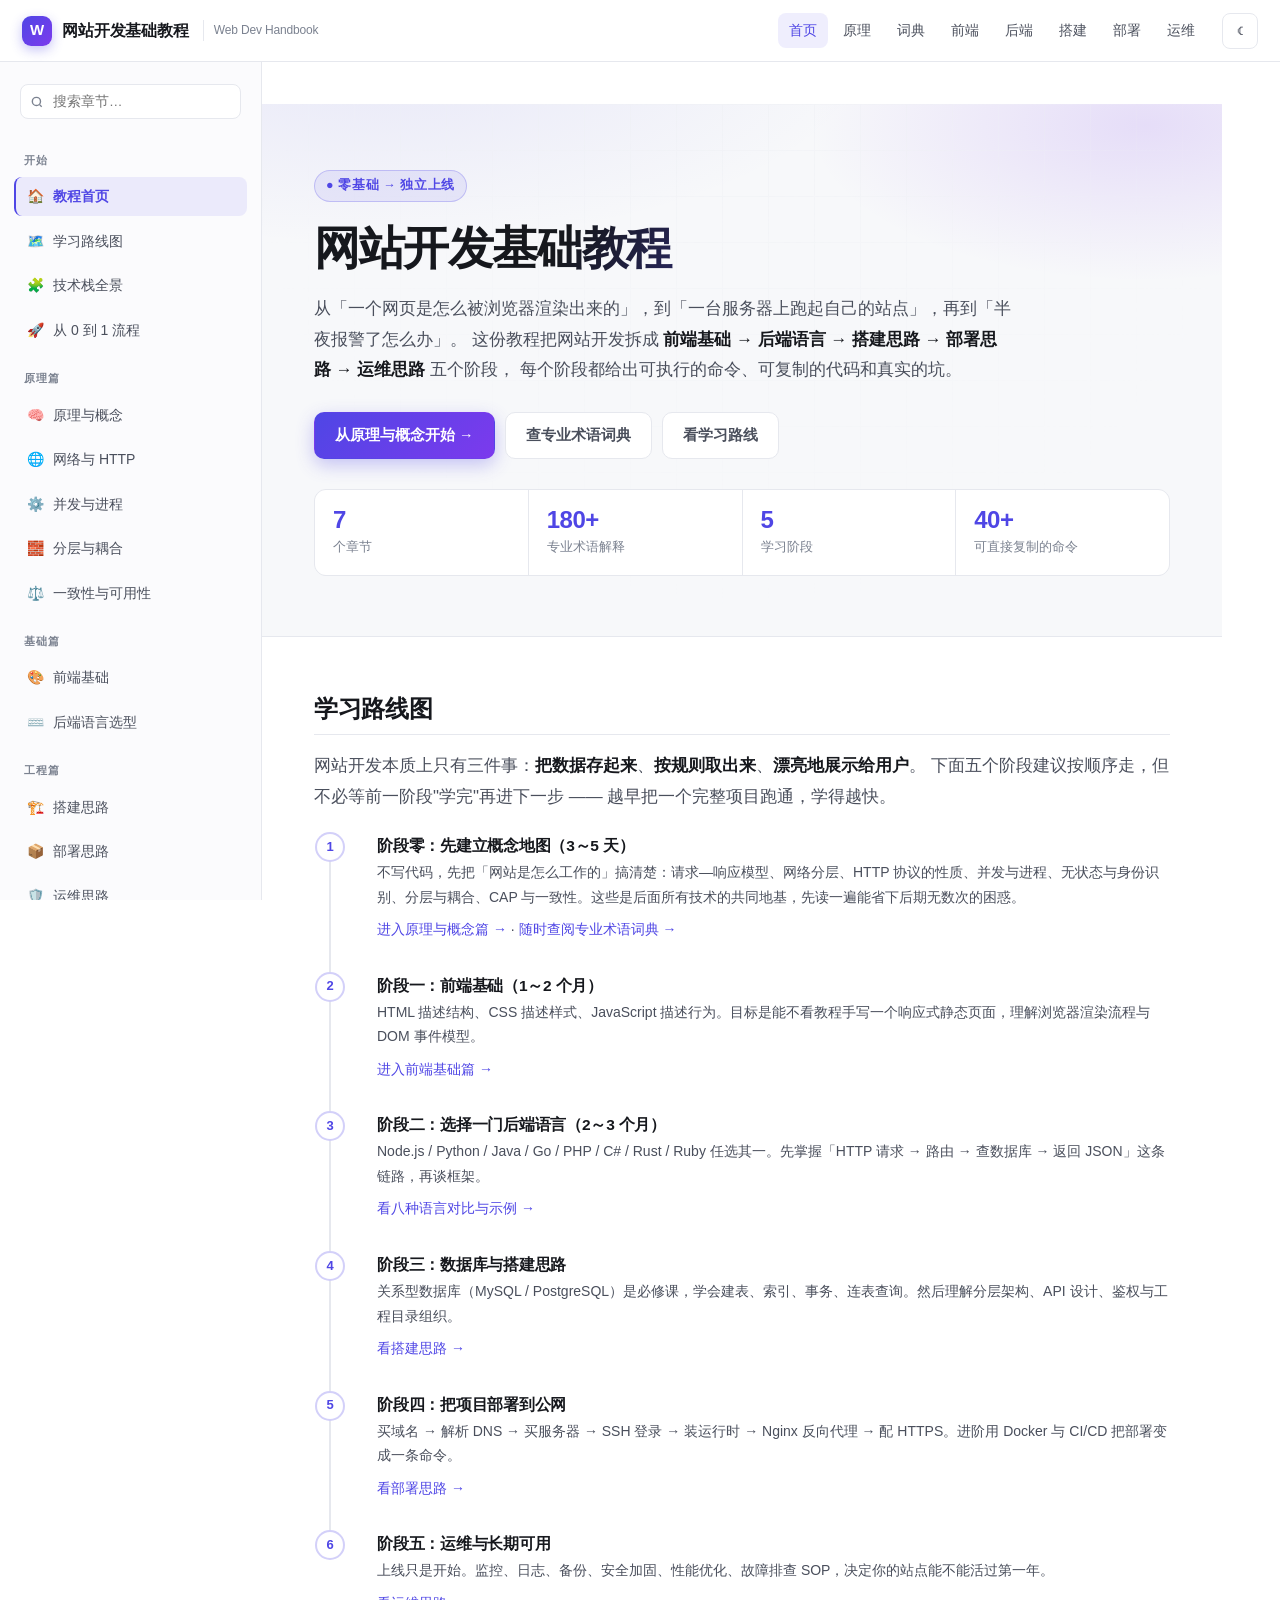
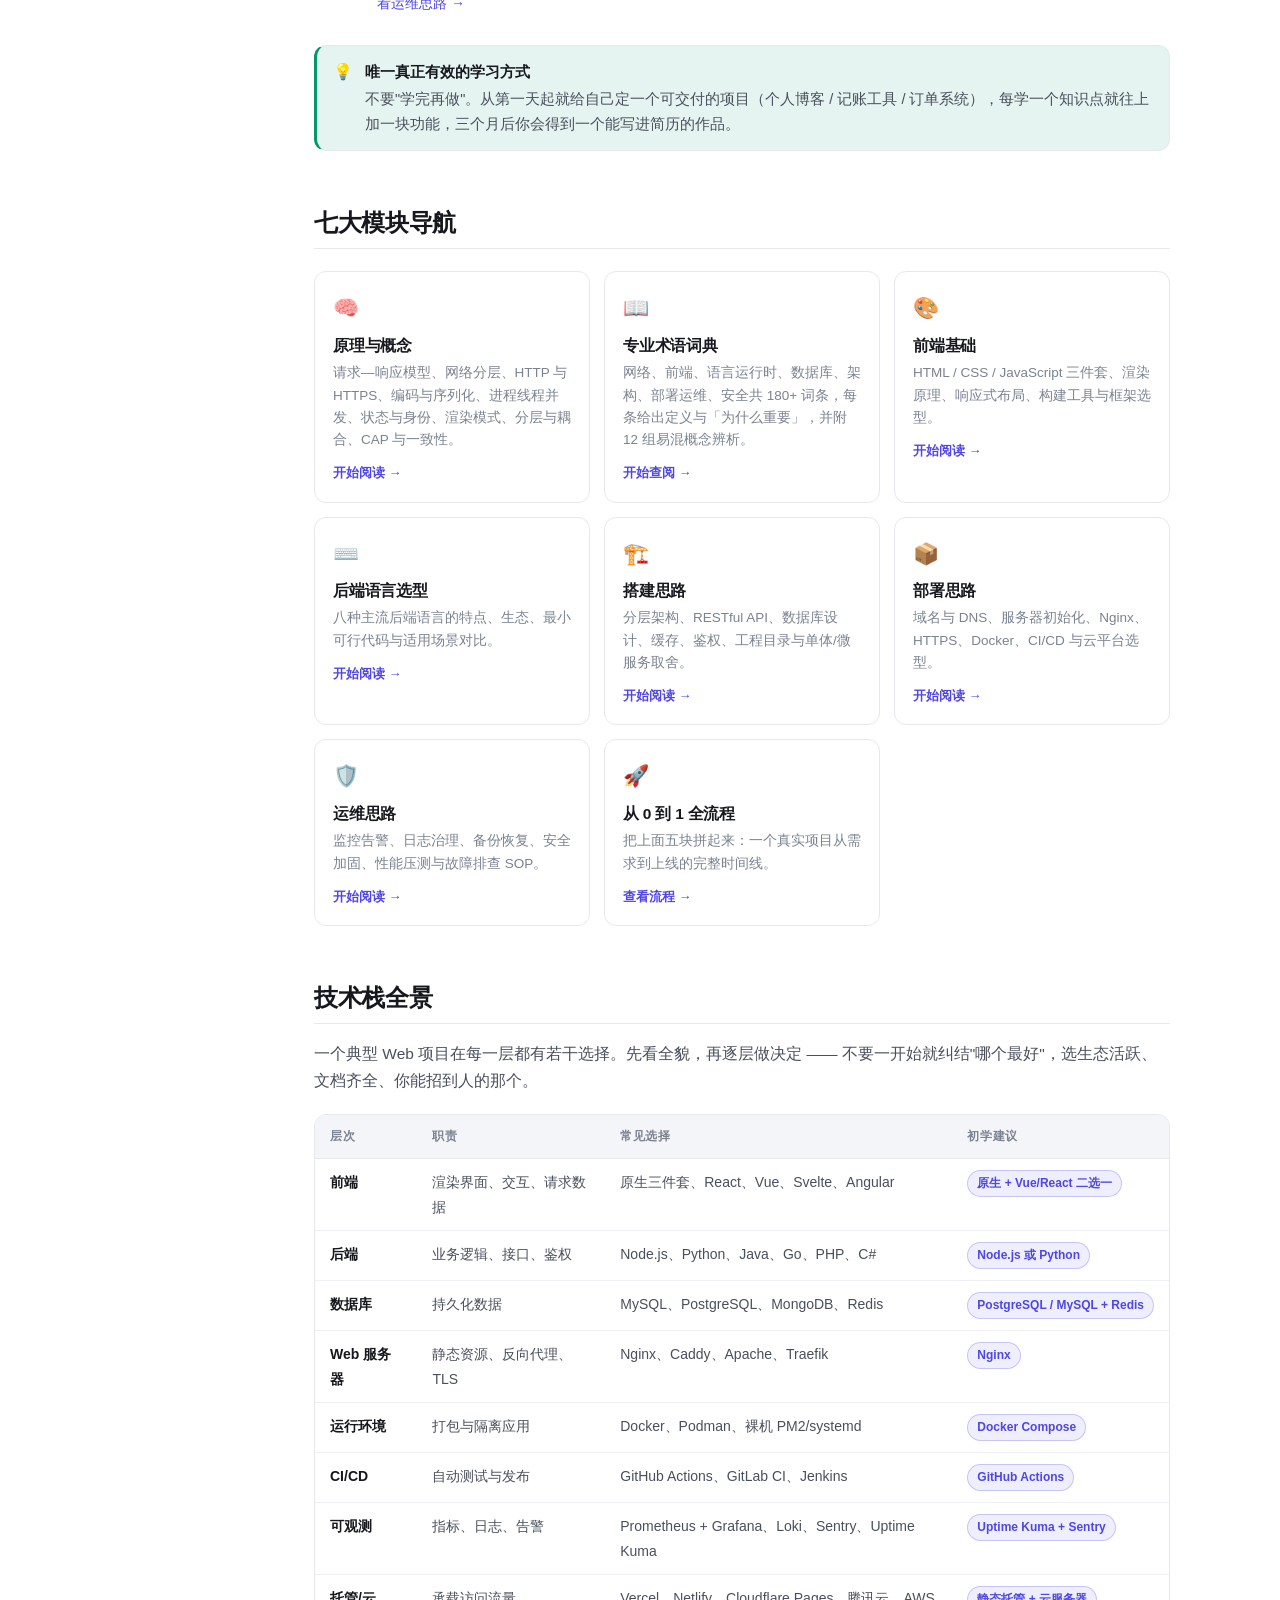
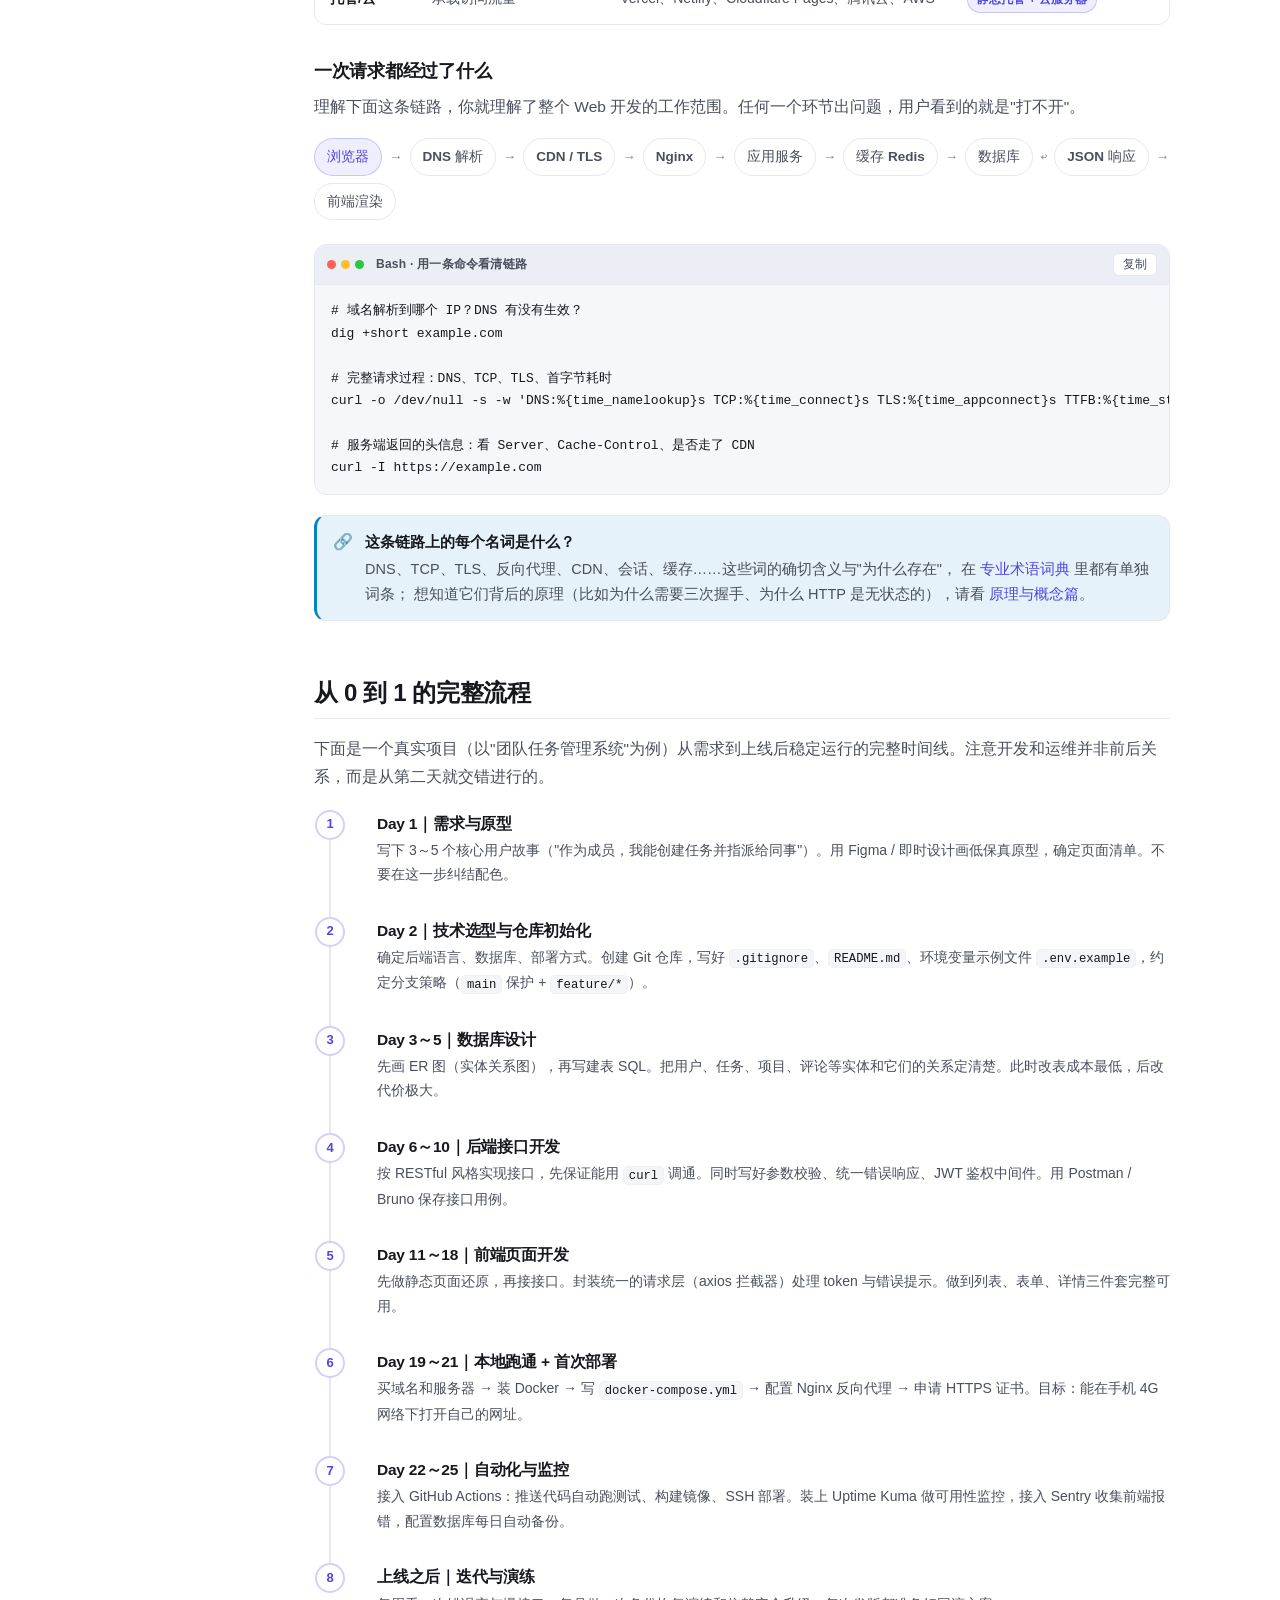
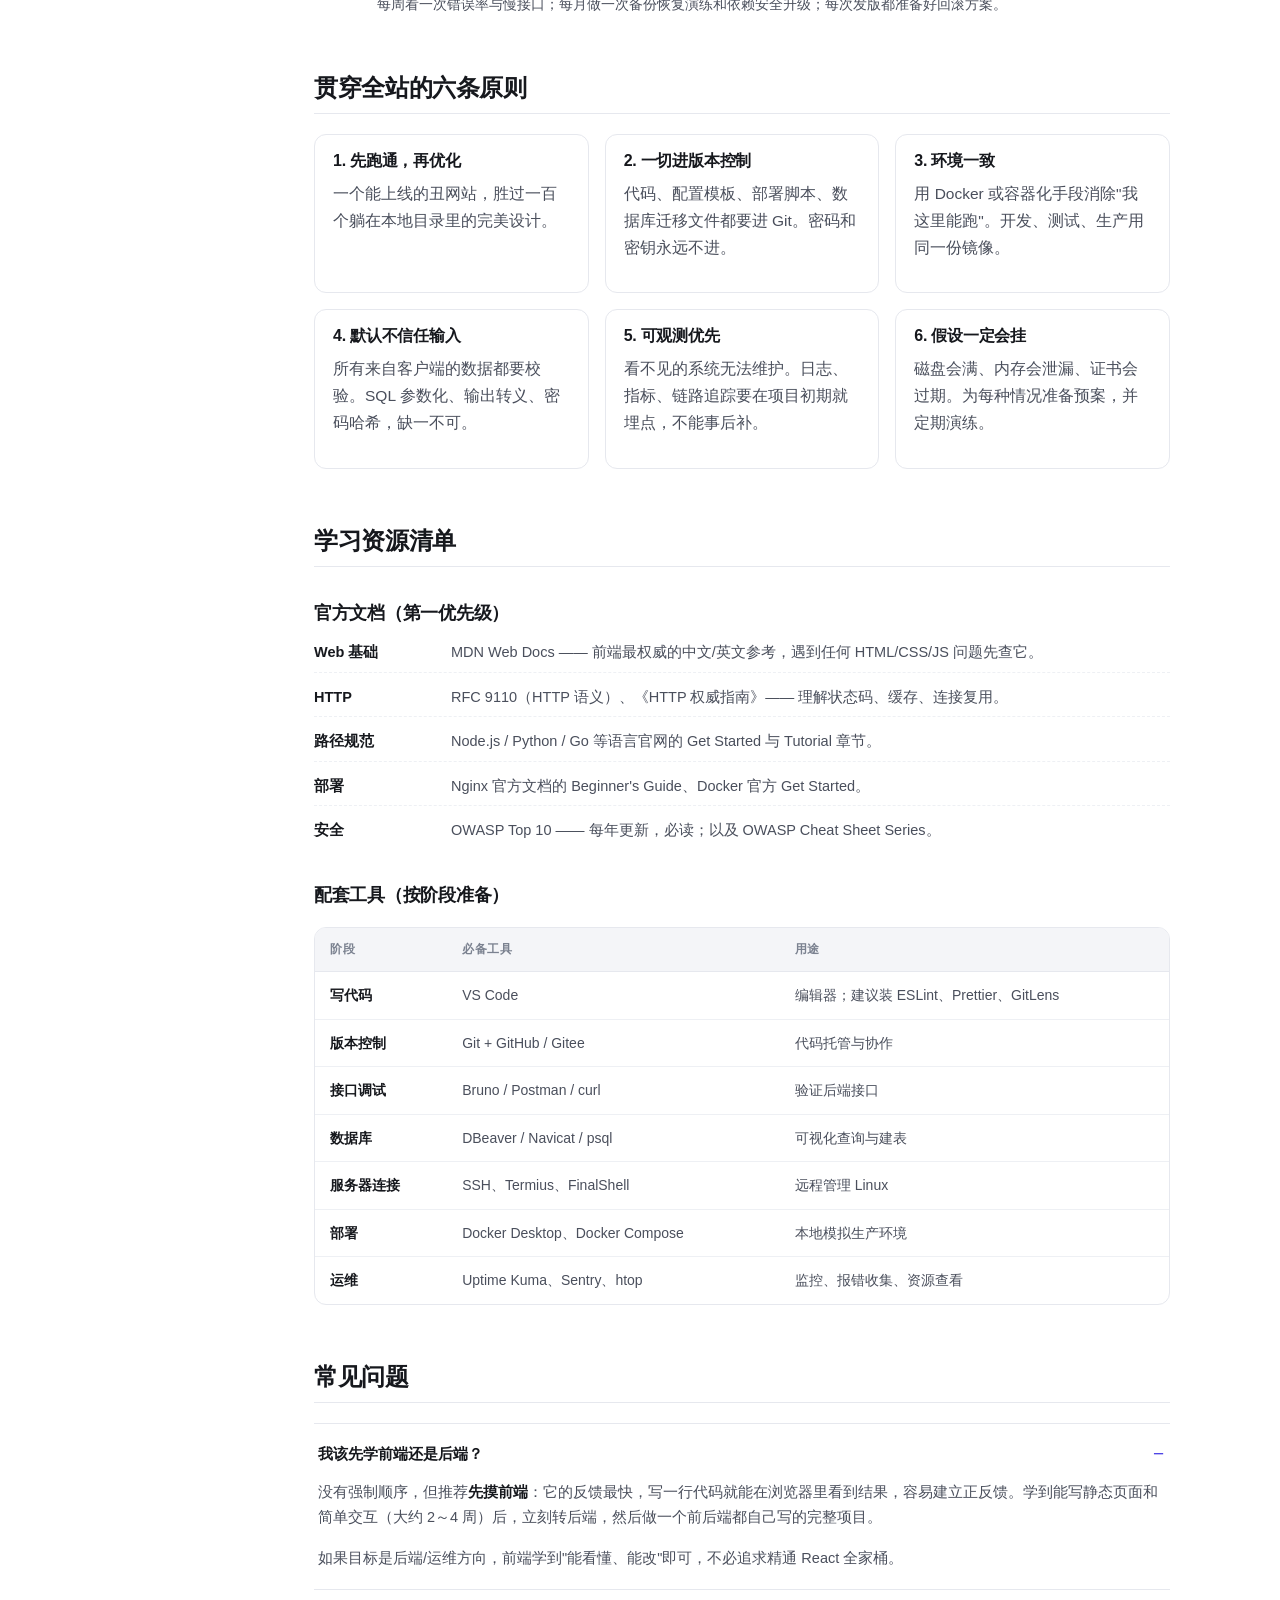
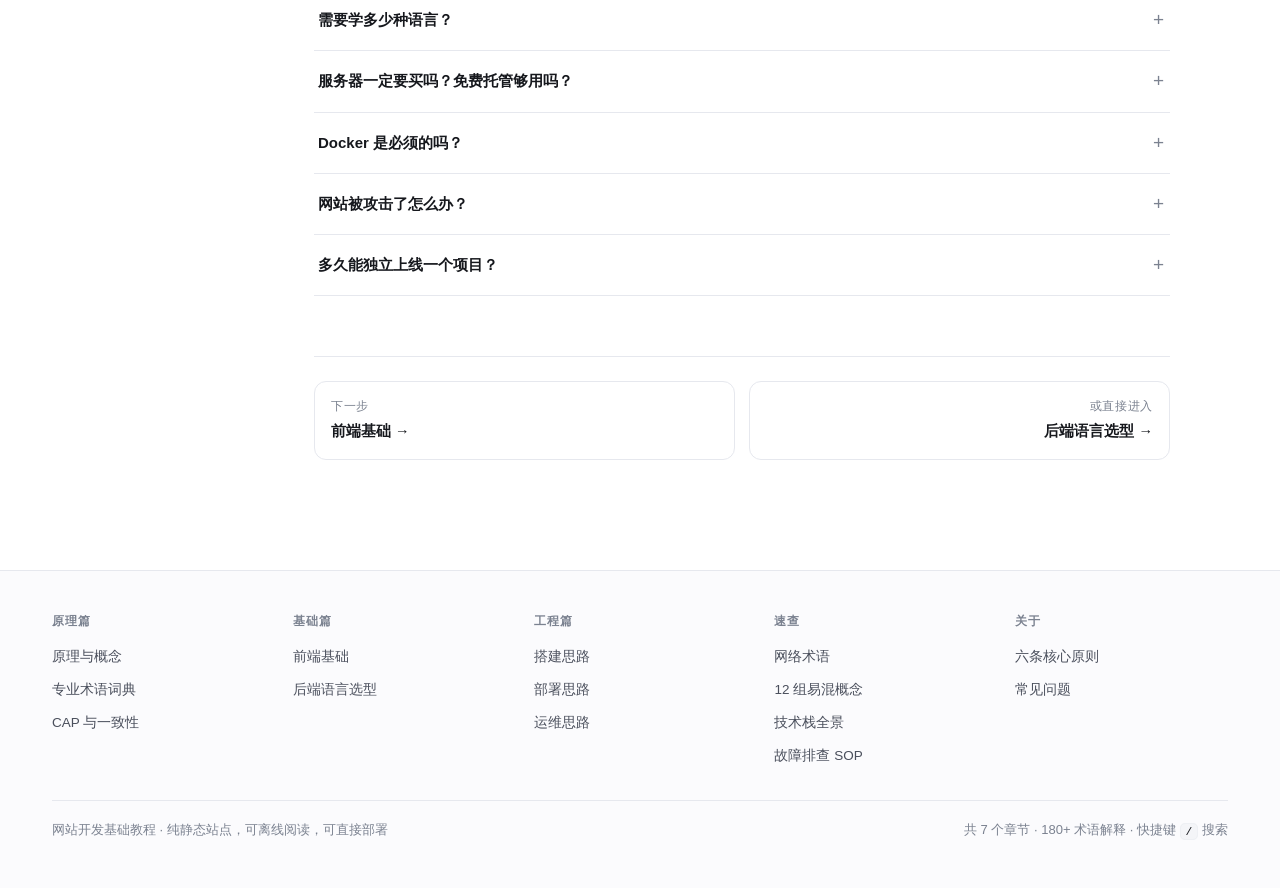
<file: index.html>
<!DOCTYPE html>
<html lang="zh-CN" data-theme="light">
<head>
<meta charset="UTF-8">
<meta name="viewport" content="width=device-width, initial-scale=1.0">
<title>网站开发基础教程 · 从入门到上线运维</title>
<meta name="description" content="一套完整的网站开发基础教程：前端基础、后端语言选型、搭建思路、部署思路、运维思路，适合零基础到能独立上线的开发者。">
<link rel="stylesheet" href="assets/css/style.css">
</head>
<body data-root="">
<div id="progress"></div>

<header class="topbar">
  <button class="topbar__burger" type="button" aria-label="打开导航">☰</button>
  <a class="brand" href="index.html">
    <span class="brand__logo">W</span>
    <span>网站开发基础教程</span>
    <span class="brand__sub">Web Dev Handbook</span>
  </a>
  <div class="topbar__spacer"></div>
  <nav class="topbar__nav">
    <a class="is-active" href="index.html">首页</a>
    <a href="pages/concepts.html">原理</a>
    <a href="pages/glossary.html">词典</a>
    <a href="pages/frontend.html">前端</a>
    <a href="pages/languages.html">后端</a>
    <a href="pages/architecture.html">搭建</a>
    <a href="pages/deployment.html">部署</a>
    <a href="pages/ops.html">运维</a>
  </nav>
  <button class="icon-btn" id="themeBtn" type="button" aria-label="切换主题">☾</button>
</header>

<div class="layout">
  <aside class="sidebar" aria-label="章节导航"></aside>

  <main class="content">
    <section class="hero">
      <span class="eyebrow">● 零基础 → 独立上线</span>
      <h1>网站开发基础教程</h1>
      <p class="lede">
        从「一个网页是怎么被浏览器渲染出来的」，到「一台服务器上跑起自己的站点」，再到「半夜报警了怎么办」。
        这份教程把网站开发拆成 <b>前端基础 → 后端语言 → 搭建思路 → 部署思路 → 运维思路</b> 五个阶段，
        每个阶段都给出可执行的命令、可复制的代码和真实的坑。
      </p>
      <div class="hero__cta">
        <a class="btn btn--primary" href="pages/concepts.html">从原理与概念开始 →</a>
        <a class="btn btn--ghost" href="pages/glossary.html">查专业术语词典</a>
        <a class="btn btn--ghost" href="#roadmap">看学习路线</a>
      </div>

      <div class="stats">
        <div class="stat"><div class="stat__num">7</div><div class="stat__label">个章节</div></div>
        <div class="stat"><div class="stat__num">180+</div><div class="stat__label">专业术语解释</div></div>
        <div class="stat"><div class="stat__num">5</div><div class="stat__label">学习阶段</div></div>
        <div class="stat"><div class="stat__num">40+</div><div class="stat__label">可直接复制的命令</div></div>
      </div>
    </section>

    <h2 id="roadmap">学习路线图</h2>
    <p class="lede">
      网站开发本质上只有三件事：<b>把数据存起来</b>、<b>按规则取出来</b>、<b>漂亮地展示给用户</b>。
      下面五个阶段建议按顺序走，但不必等前一阶段"学完"再进下一步 —— 越早把一个完整项目跑通，学得越快。
    </p>

    <ol class="steps">
      <li>
        <h4>阶段零：先建立概念地图（3～5 天）</h4>
        <p>不写代码，先把「网站是怎么工作的」搞清楚：请求—响应模型、网络分层、HTTP 协议的性质、并发与进程、无状态与身份识别、分层与耦合、CAP 与一致性。这些是后面所有技术的共同地基，先读一遍能省下后期无数次的困惑。</p>
        <p><a href="pages/concepts.html">进入原理与概念篇 →</a> · <a href="pages/glossary.html">随时查阅专业术语词典 →</a></p>
      </li>
      <li>
        <h4>阶段一：前端基础（1～2 个月）</h4>
        <p>HTML 描述结构、CSS 描述样式、JavaScript 描述行为。目标是能不看教程手写一个响应式静态页面，理解浏览器渲染流程与 DOM 事件模型。</p>
        <p><a href="pages/frontend.html">进入前端基础篇 →</a></p>
      </li>
      <li>
        <h4>阶段二：选择一门后端语言（2～3 个月）</h4>
        <p>Node.js / Python / Java / Go / PHP / C# / Rust / Ruby 任选其一。先掌握「HTTP 请求 → 路由 → 查数据库 → 返回 JSON」这条链路，再谈框架。</p>
        <p><a href="pages/languages.html">看八种语言对比与示例 →</a></p>
      </li>
      <li>
        <h4>阶段三：数据库与搭建思路</h4>
        <p>关系型数据库（MySQL / PostgreSQL）是必修课，学会建表、索引、事务、连表查询。然后理解分层架构、API 设计、鉴权与工程目录组织。</p>
        <p><a href="pages/architecture.html">看搭建思路 →</a></p>
      </li>
      <li>
        <h4>阶段四：把项目部署到公网</h4>
        <p>买域名 → 解析 DNS → 买服务器 → SSH 登录 → 装运行时 → Nginx 反向代理 → 配 HTTPS。进阶用 Docker 与 CI/CD 把部署变成一条命令。</p>
        <p><a href="pages/deployment.html">看部署思路 →</a></p>
      </li>
      <li>
        <h4>阶段五：运维与长期可用</h4>
        <p>上线只是开始。监控、日志、备份、安全加固、性能优化、故障排查 SOP，决定你的站点能不能活过第一年。</p>
        <p><a href="pages/ops.html">看运维思路 →</a></p>
      </li>
    </ol>

    <div class="callout callout--tip">
      <span class="callout__ico">💡</span>
      <div>
        <strong>唯一真正有效的学习方式</strong>
        <p>不要"学完再做"。从第一天起就给自己定一个可交付的项目（个人博客 / 记账工具 / 订单系统），每学一个知识点就往上加一块功能，三个月后你会得到一个能写进简历的作品。</p>
      </div>
    </div>

    <h2 id="modules">七大模块导航</h2>
    <div class="cards">
      <a class="card" href="pages/concepts.html">
        <span class="card__ico">🧠</span>
        <h3>原理与概念</h3>
        <p>请求—响应模型、网络分层、HTTP 与 HTTPS、编码与序列化、进程线程并发、状态与身份、渲染模式、分层与耦合、CAP 与一致性。</p>
        <span class="card__more">开始阅读 →</span>
      </a>
      <a class="card" href="pages/glossary.html">
        <span class="card__ico">📖</span>
        <h3>专业术语词典</h3>
        <p>网络、前端、语言运行时、数据库、架构、部署运维、安全共 180+ 词条，每条给出定义与「为什么重要」，并附 12 组易混概念辨析。</p>
        <span class="card__more">开始查阅 →</span>
      </a>
      <a class="card" href="pages/frontend.html">
        <span class="card__ico">🎨</span>
        <h3>前端基础</h3>
        <p>HTML / CSS / JavaScript 三件套、渲染原理、响应式布局、构建工具与框架选型。</p>
        <span class="card__more">开始阅读 →</span>
      </a>
      <a class="card" href="pages/languages.html">
        <span class="card__ico">⌨️</span>
        <h3>后端语言选型</h3>
        <p>八种主流后端语言的特点、生态、最小可行代码与适用场景对比。</p>
        <span class="card__more">开始阅读 →</span>
      </a>
      <a class="card" href="pages/architecture.html">
        <span class="card__ico">🏗️</span>
        <h3>搭建思路</h3>
        <p>分层架构、RESTful API、数据库设计、缓存、鉴权、工程目录与单体/微服务取舍。</p>
        <span class="card__more">开始阅读 →</span>
      </a>
      <a class="card" href="pages/deployment.html">
        <span class="card__ico">📦</span>
        <h3>部署思路</h3>
        <p>域名与 DNS、服务器初始化、Nginx、HTTPS、Docker、CI/CD 与云平台选型。</p>
        <span class="card__more">开始阅读 →</span>
      </a>
      <a class="card" href="pages/ops.html">
        <span class="card__ico">🛡️</span>
        <h3>运维思路</h3>
        <p>监控告警、日志治理、备份恢复、安全加固、性能压测与故障排查 SOP。</p>
        <span class="card__more">开始阅读 →</span>
      </a>
      <a class="card" href="#workflow">
        <span class="card__ico">🚀</span>
        <h3>从 0 到 1 全流程</h3>
        <p>把上面五块拼起来：一个真实项目从需求到上线的完整时间线。</p>
        <span class="card__more">查看流程 →</span>
      </a>
    </div>

    <h2 id="stack">技术栈全景</h2>
    <p>一个典型 Web 项目在每一层都有若干选择。先看全貌，再逐层做决定 —— 不要一开始就纠结"哪个最好"，选生态活跃、文档齐全、你能招到人的那个。</p>

    <div class="table-wrap">
      <table class="table-key">
        <thead>
          <tr><th>层次</th><th>职责</th><th>常见选择</th><th>初学建议</th></tr>
        </thead>
        <tbody>
          <tr>
            <td>前端</td>
            <td>渲染界面、交互、请求数据</td>
            <td>原生三件套、React、Vue、Svelte、Angular</td>
            <td><span class="tag tag--brand">原生 + Vue/React 二选一</span></td>
          </tr>
          <tr>
            <td>后端</td>
            <td>业务逻辑、接口、鉴权</td>
            <td>Node.js、Python、Java、Go、PHP、C#</td>
            <td><span class="tag tag--brand">Node.js 或 Python</span></td>
          </tr>
          <tr>
            <td>数据库</td>
            <td>持久化数据</td>
            <td>MySQL、PostgreSQL、MongoDB、Redis</td>
            <td><span class="tag tag--brand">PostgreSQL / MySQL + Redis</span></td>
          </tr>
          <tr>
            <td>Web 服务器</td>
            <td>静态资源、反向代理、TLS</td>
            <td>Nginx、Caddy、Apache、Traefik</td>
            <td><span class="tag tag--brand">Nginx</span></td>
          </tr>
          <tr>
            <td>运行环境</td>
            <td>打包与隔离应用</td>
            <td>Docker、Podman、裸机 PM2/systemd</td>
            <td><span class="tag tag--brand">Docker Compose</span></td>
          </tr>
          <tr>
            <td>CI/CD</td>
            <td>自动测试与发布</td>
            <td>GitHub Actions、GitLab CI、Jenkins</td>
            <td><span class="tag tag--brand">GitHub Actions</span></td>
          </tr>
          <tr>
            <td>可观测</td>
            <td>指标、日志、告警</td>
            <td>Prometheus + Grafana、Loki、Sentry、Uptime Kuma</td>
            <td><span class="tag tag--brand">Uptime Kuma + Sentry</span></td>
          </tr>
          <tr>
            <td>托管/云</td>
            <td>承载访问流量</td>
            <td>Vercel、Netlify、Cloudflare Pages、腾讯云、AWS</td>
            <td><span class="tag tag--brand">静态托管 + 云服务器</span></td>
          </tr>
        </tbody>
      </table>
    </div>

    <h3>一次请求都经过了什么</h3>
    <p>理解下面这条链路，你就理解了整个 Web 开发的工作范围。任何一个环节出问题，用户看到的就是"打不开"。</p>
    <div class="flow">
      <span class="on">浏览器</span><i>→</i>
      <span>DNS 解析</span><i>→</i>
      <span>CDN / TLS</span><i>→</i>
      <span>Nginx</span><i>→</i>
      <span>应用服务</span><i>→</i>
      <span>缓存 Redis</span><i>→</i>
      <span>数据库</span><i>↩</i>
      <span>JSON 响应</span><i>→</i>
      <span>前端渲染</span>
    </div>

    <div class="code">
      <div class="code__head"><span class="code__dots"><i></i><i></i><i></i></span><span class="code__lang">Bash · 用一条命令看清链路</span></div>
      <pre><code># 域名解析到哪个 IP？DNS 有没有生效？
dig +short example.com

# 完整请求过程：DNS、TCP、TLS、首字节耗时
curl -o /dev/null -s -w 'DNS:%{time_namelookup}s TCP:%{time_connect}s TLS:%{time_appconnect}s TTFB:%{time_starttransfer}s 总计:%{time_total}s\n' https://example.com

# 服务端返回的头信息：看 Server、Cache-Control、是否走了 CDN
curl -I https://example.com</code></pre>
    </div>

    <div class="callout callout--info">
      <span class="callout__ico">🔗</span>
      <div>
        <strong>这条链路上的每个名词是什么？</strong>
        <p>DNS、TCP、TLS、反向代理、CDN、会话、缓存……这些词的确切含义与"为什么存在"，
        在 <a href="pages/glossary.html">专业术语词典</a> 里都有单独词条；
        想知道它们背后的原理（比如为什么需要三次握手、为什么 HTTP 是无状态的），请看
        <a href="pages/concepts.html">原理与概念篇</a>。</p>
      </div>
    </div>

    <h2 id="workflow">从 0 到 1 的完整流程</h2>
    <p>下面是一个真实项目（以"团队任务管理系统"为例）从需求到上线后稳定运行的完整时间线。注意开发和运维并非前后关系，而是从第二天就交错进行的。</p>

    <ol class="steps">
      <li>
        <h4>Day 1｜需求与原型</h4>
        <p>写下 3～5 个核心用户故事（"作为成员，我能创建任务并指派给同事"）。用 Figma / 即时设计画低保真原型，确定页面清单。不要在这一步纠结配色。</p>
      </li>
      <li>
        <h4>Day 2｜技术选型与仓库初始化</h4>
        <p>确定后端语言、数据库、部署方式。创建 Git 仓库，写好 <code>.gitignore</code>、<code>README.md</code>、环境变量示例文件 <code>.env.example</code>，约定分支策略（<code>main</code> 保护 + <code>feature/*</code>）。</p>
      </li>
      <li>
        <h4>Day 3～5｜数据库设计</h4>
        <p>先画 ER 图（实体关系图），再写建表 SQL。把用户、任务、项目、评论等实体和它们的关系定清楚。此时改表成本最低，后改代价极大。</p>
      </li>
      <li>
        <h4>Day 6～10｜后端接口开发</h4>
        <p>按 RESTful 风格实现接口，先保证能用 <code>curl</code> 调通。同时写好参数校验、统一错误响应、JWT 鉴权中间件。用 Postman / Bruno 保存接口用例。</p>
      </li>
      <li>
        <h4>Day 11～18｜前端页面开发</h4>
        <p>先做静态页面还原，再接接口。封装统一的请求层（axios 拦截器）处理 token 与错误提示。做到列表、表单、详情三件套完整可用。</p>
      </li>
      <li>
        <h4>Day 19～21｜本地跑通 + 首次部署</h4>
        <p>买域名和服务器 → 装 Docker → 写 <code>docker-compose.yml</code> → 配置 Nginx 反向代理 → 申请 HTTPS 证书。目标：能在手机 4G 网络下打开自己的网址。</p>
      </li>
      <li>
        <h4>Day 22～25｜自动化与监控</h4>
        <p>接入 GitHub Actions：推送代码自动跑测试、构建镜像、SSH 部署。装上 Uptime Kuma 做可用性监控，接入 Sentry 收集前端报错，配置数据库每日自动备份。</p>
      </li>
      <li>
        <h4>上线之后｜迭代与演练</h4>
        <p>每周看一次错误率与慢接口；每月做一次备份恢复演练和依赖安全升级；每次发版都准备好回滚方案。</p>
      </li>
    </ol>

    <h2 id="principles">贯穿全站的六条原则</h2>
    <div class="grid-2">
      <div class="panel">
        <h4>1. 先跑通，再优化</h4>
        <p>一个能上线的丑网站，胜过一百个躺在本地目录里的完美设计。</p>
      </div>
      <div class="panel">
        <h4>2. 一切进版本控制</h4>
        <p>代码、配置模板、部署脚本、数据库迁移文件都要进 Git。密码和密钥永远不进。</p>
      </div>
      <div class="panel">
        <h4>3. 环境一致</h4>
        <p>用 Docker 或容器化手段消除"我这里能跑"。开发、测试、生产用同一份镜像。</p>
      </div>
      <div class="panel">
        <h4>4. 默认不信任输入</h4>
        <p>所有来自客户端的数据都要校验。SQL 参数化、输出转义、密码哈希，缺一不可。</p>
      </div>
      <div class="panel">
        <h4>5. 可观测优先</h4>
        <p>看不见的系统无法维护。日志、指标、链路追踪要在项目初期就埋点，不能事后补。</p>
      </div>
      <div class="panel">
        <h4>6. 假设一定会挂</h4>
        <p>磁盘会满、内存会泄漏、证书会过期。为每种情况准备预案，并定期演练。</p>
      </div>
    </div>

    <h2 id="resources">学习资源清单</h2>
    <h3>官方文档（第一优先级）</h3>
    <ul class="plain-list">
      <li><span class="k">Web 基础</span><span>MDN Web Docs —— 前端最权威的中文/英文参考，遇到任何 HTML/CSS/JS 问题先查它。</span></li>
      <li><span class="k">HTTP</span><span>RFC 9110（HTTP 语义）、《HTTP 权威指南》—— 理解状态码、缓存、连接复用。</span></li>
      <li><span class="k">路径规范</span><span>Node.js / Python / Go 等语言官网的 Get Started 与 Tutorial 章节。</span></li>
      <li><span class="k">部署</span><span>Nginx 官方文档的 Beginner's Guide、Docker 官方 Get Started。</span></li>
      <li><span class="k">安全</span><span>OWASP Top 10 —— 每年更新，必读；以及 OWASP Cheat Sheet Series。</span></li>
    </ul>

    <h3>配套工具（按阶段准备）</h3>
    <div class="table-wrap">
      <table class="table-key">
        <thead><tr><th>阶段</th><th>必备工具</th><th>用途</th></tr></thead>
        <tbody>
          <tr><td>写代码</td><td>VS Code</td><td>编辑器；建议装 ESLint、Prettier、GitLens</td></tr>
          <tr><td>版本控制</td><td>Git + GitHub / Gitee</td><td>代码托管与协作</td></tr>
          <tr><td>接口调试</td><td>Bruno / Postman / curl</td><td>验证后端接口</td></tr>
          <tr><td>数据库</td><td>DBeaver / Navicat / psql</td><td>可视化查询与建表</td></tr>
          <tr><td>服务器连接</td><td>SSH、Termius、FinalShell</td><td>远程管理 Linux</td></tr>
          <tr><td>部署</td><td>Docker Desktop、Docker Compose</td><td>本地模拟生产环境</td></tr>
          <tr><td>运维</td><td>Uptime Kuma、Sentry、htop</td><td>监控、报错收集、资源查看</td></tr>
        </tbody>
      </table>
    </div>

    <h2 id="faq">常见问题</h2>
    <div class="accordion">
      <details open>
        <summary>我该先学前端还是后端？</summary>
        <div class="acc-body">
          <p>没有强制顺序，但推荐<b>先摸前端</b>：它的反馈最快，写一行代码就能在浏览器里看到结果，容易建立正反馈。学到能写静态页面和简单交互（大约 2～4 周）后，立刻转后端，然后做一个前后端都自己写的完整项目。</p>
          <p>如果目标是后端/运维方向，前端学到"能看懂、能改"即可，不必追求精通 React 全家桶。</p>
        </div>
      </details>
      <details>
        <summary>需要学多少种语言？</summary>
        <div class="acc-body">
          <p><b>一门精通 + 一门会用</b>就够了。语言的语法一周就能上手，难的是生态、并发模型和工程习惯。推荐组合：JavaScript（TypeScript）+ Python；或 Java + JavaScript。</p>
          <p>不要因为"Go 性能好"就在没写过任何项目的时候去学 Go。性能和并发是解决特定问题的工具，不是入门门槛。</p>
        </div>
      </details>
      <details>
        <summary>服务器一定要买吗？免费托管够用吗？</summary>
        <div class="acc-body">
          <p>静态站点（博客、文档、落地页）完全可以零成本：Cloudflare Pages、Vercel、GitHub Pages 都提供免费托管 + 免费 HTTPS，还自带全球 CDN。</p>
          <p>但只要有服务端逻辑、数据库、定时任务，就需要一台真正的服务器。入门级云服务器每月几十元，或者用云平台免费额度起步。<b>建议早期就买一台最便宜的服务器动手练</b>，因为部署和运维的坑只能真机踩出来。</p>
        </div>
      </details>
      <details>
        <summary>Docker 是必须的吗？</summary>
        <div class="acc-body">
          <p>不是必须，但强烈建议。它解决三个具体问题：环境一致性（本地和生产一致）、依赖隔离（不同项目不同版本互不干扰）、部署原子性（一条命令完成发布与回滚）。</p>
          <p>如果只是跑一个简单的 Node 应用，用 <code>systemd</code> 或 <code>PM2</code> 也完全可行。等你有两个以上服务时再上 Docker Compose。</p>
        </div>
      </details>
      <details>
        <summary>网站被攻击了怎么办？</summary>
        <div class="acc-body">
          <p>按这个顺序处理：<b>先止损</b>（切流量、加防火墙规则、必要时下线）→ <b>保留现场</b>（导出日志和快照，不要急着删）→ <b>定位来源</b>（是 SQL 注入、弱密码、依赖漏洞还是配置错误）→ <b>修补并加固</b> → <b>复盘</b>写进 checklist。</p>
          <p>日常预防见<a href="pages/ops.html#security">运维思路 · 安全加固</a>章节。</p>
        </div>
      </details>
      <details>
        <summary>多久能独立上线一个项目？</summary>
        <div class="acc-body">
          <p>每天投入 2～3 小时，大约 <b>3～4 个月</b>可以独立完成一个带用户系统、数据库和后台管理的中小型项目并部署上线。全职投入大约 6～8 周。</p>
          <p>关键变量不是学习时长，而是<b>是否真的动手做了完整项目</b>。只看教程不动手，一年也上不了线。</p>
        </div>
      </details>
    </div>

    <div class="pager">
      <a class="prev" href="pages/frontend.html"><span>下一步</span><b>前端基础 →</b></a>
      <a class="next" href="pages/languages.html"><span>或直接进入</span><b>后端语言选型 →</b></a>
    </div>
  </main>

  <aside class="toc" aria-label="本页目录"></aside>
</div>

<div class="mask"></div>

<footer class="footer">
  <div class="footer__grid">
    <div>
      <h5>原理篇</h5>
      <ul>
        <li><a href="pages/concepts.html">原理与概念</a></li>
        <li><a href="pages/glossary.html">专业术语词典</a></li>
        <li><a href="pages/concepts.html#cap">CAP 与一致性</a></li>
      </ul>
    </div>
    <div>
      <h5>基础篇</h5>
      <ul>
        <li><a href="pages/frontend.html">前端基础</a></li>
        <li><a href="pages/languages.html">后端语言选型</a></li>
      </ul>
    </div>
    <div>
      <h5>工程篇</h5>
      <ul>
        <li><a href="pages/architecture.html">搭建思路</a></li>
        <li><a href="pages/deployment.html">部署思路</a></li>
        <li><a href="pages/ops.html">运维思路</a></li>
      </ul>
    </div>
    <div>
      <h5>速查</h5>
      <ul>
        <li><a href="pages/glossary.html#g-network">网络术语</a></li>
        <li><a href="pages/glossary.html#confusing">12 组易混概念</a></li>
        <li><a href="index.html#stack">技术栈全景</a></li>
        <li><a href="pages/ops.html#troubleshoot">故障排查 SOP</a></li>
      </ul>
    </div>
    <div>
      <h5>关于</h5>
      <ul>
        <li><a href="index.html#principles">六条核心原则</a></li>
        <li><a href="index.html#faq">常见问题</a></li>
      </ul>
    </div>
  </div>
  <div class="footer__bottom">
    <span>网站开发基础教程 · 纯静态站点，可离线阅读，可直接部署</span>
    <span>共 7 个章节 · 180+ 术语解释 · 快捷键 <code>/</code> 搜索</span>
  </div>
</footer>

<script src="assets/js/main.js"></script>
</body>
</html>
</file>
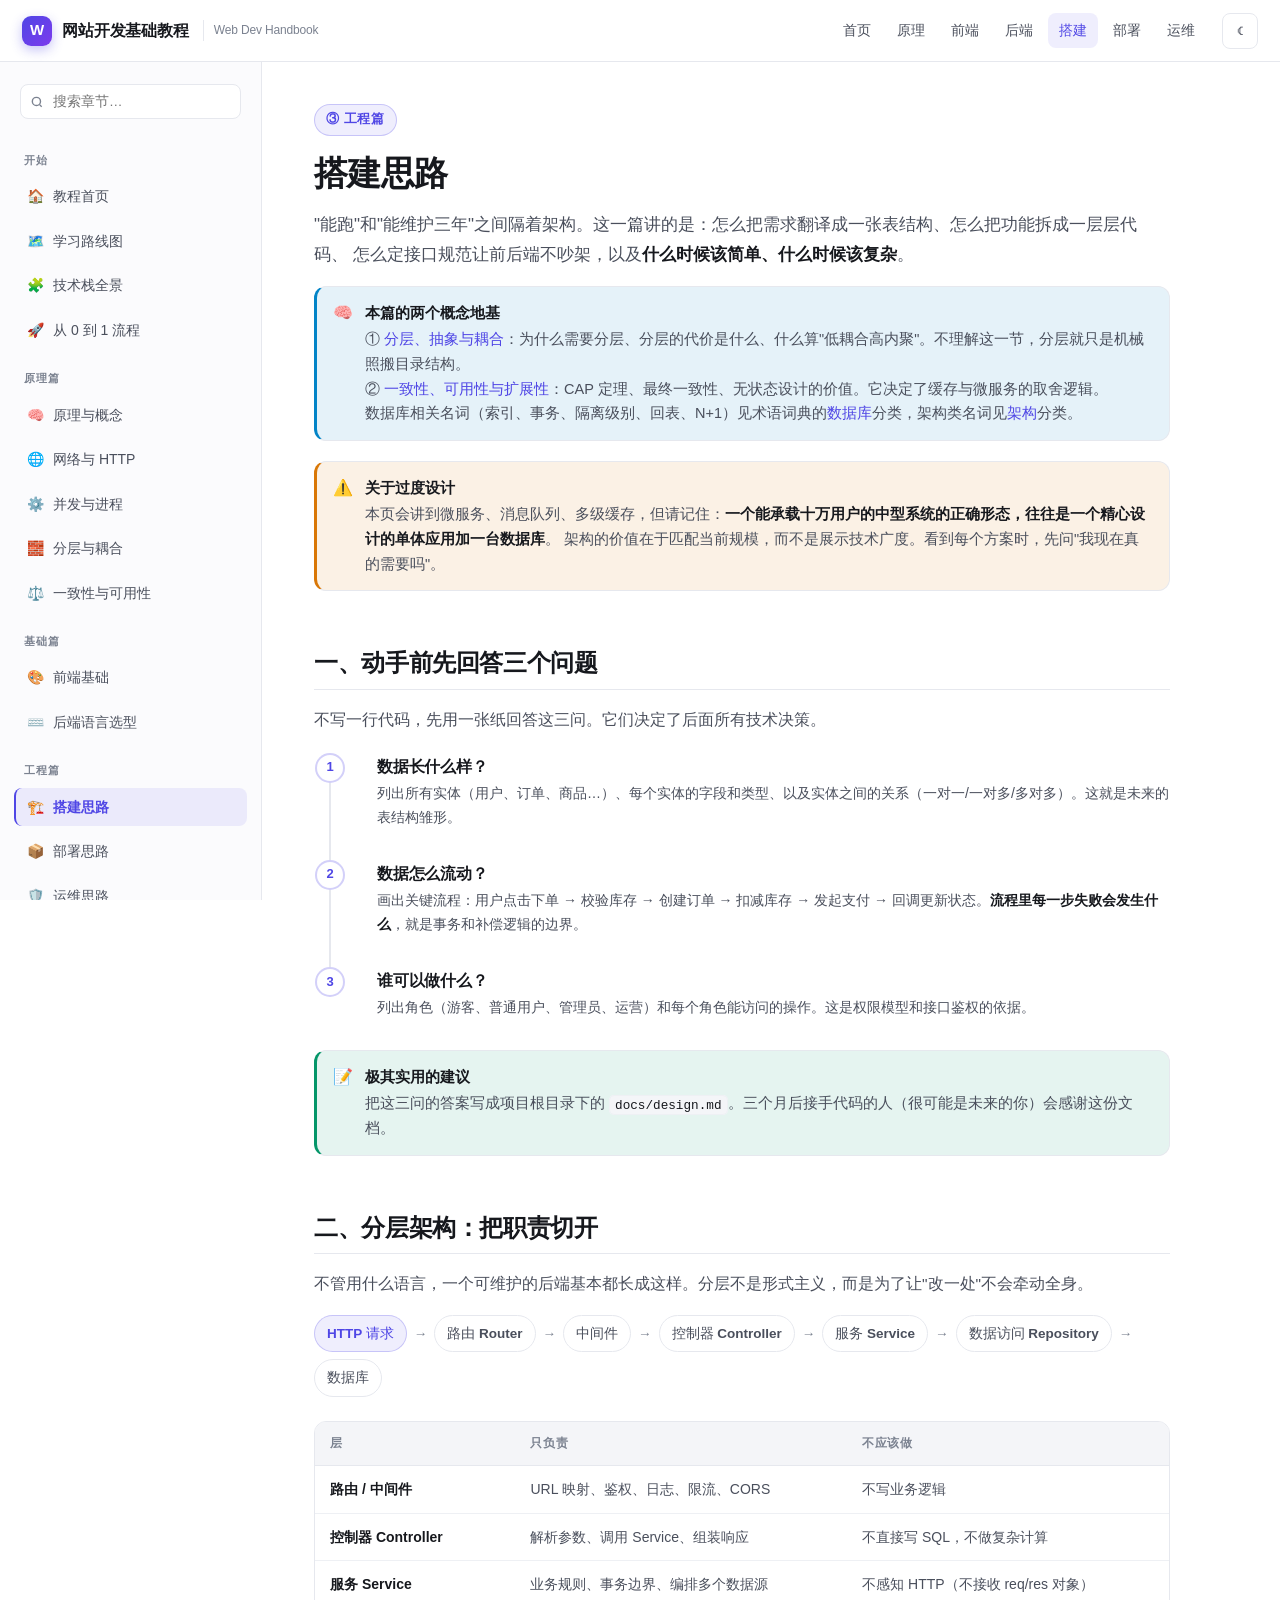
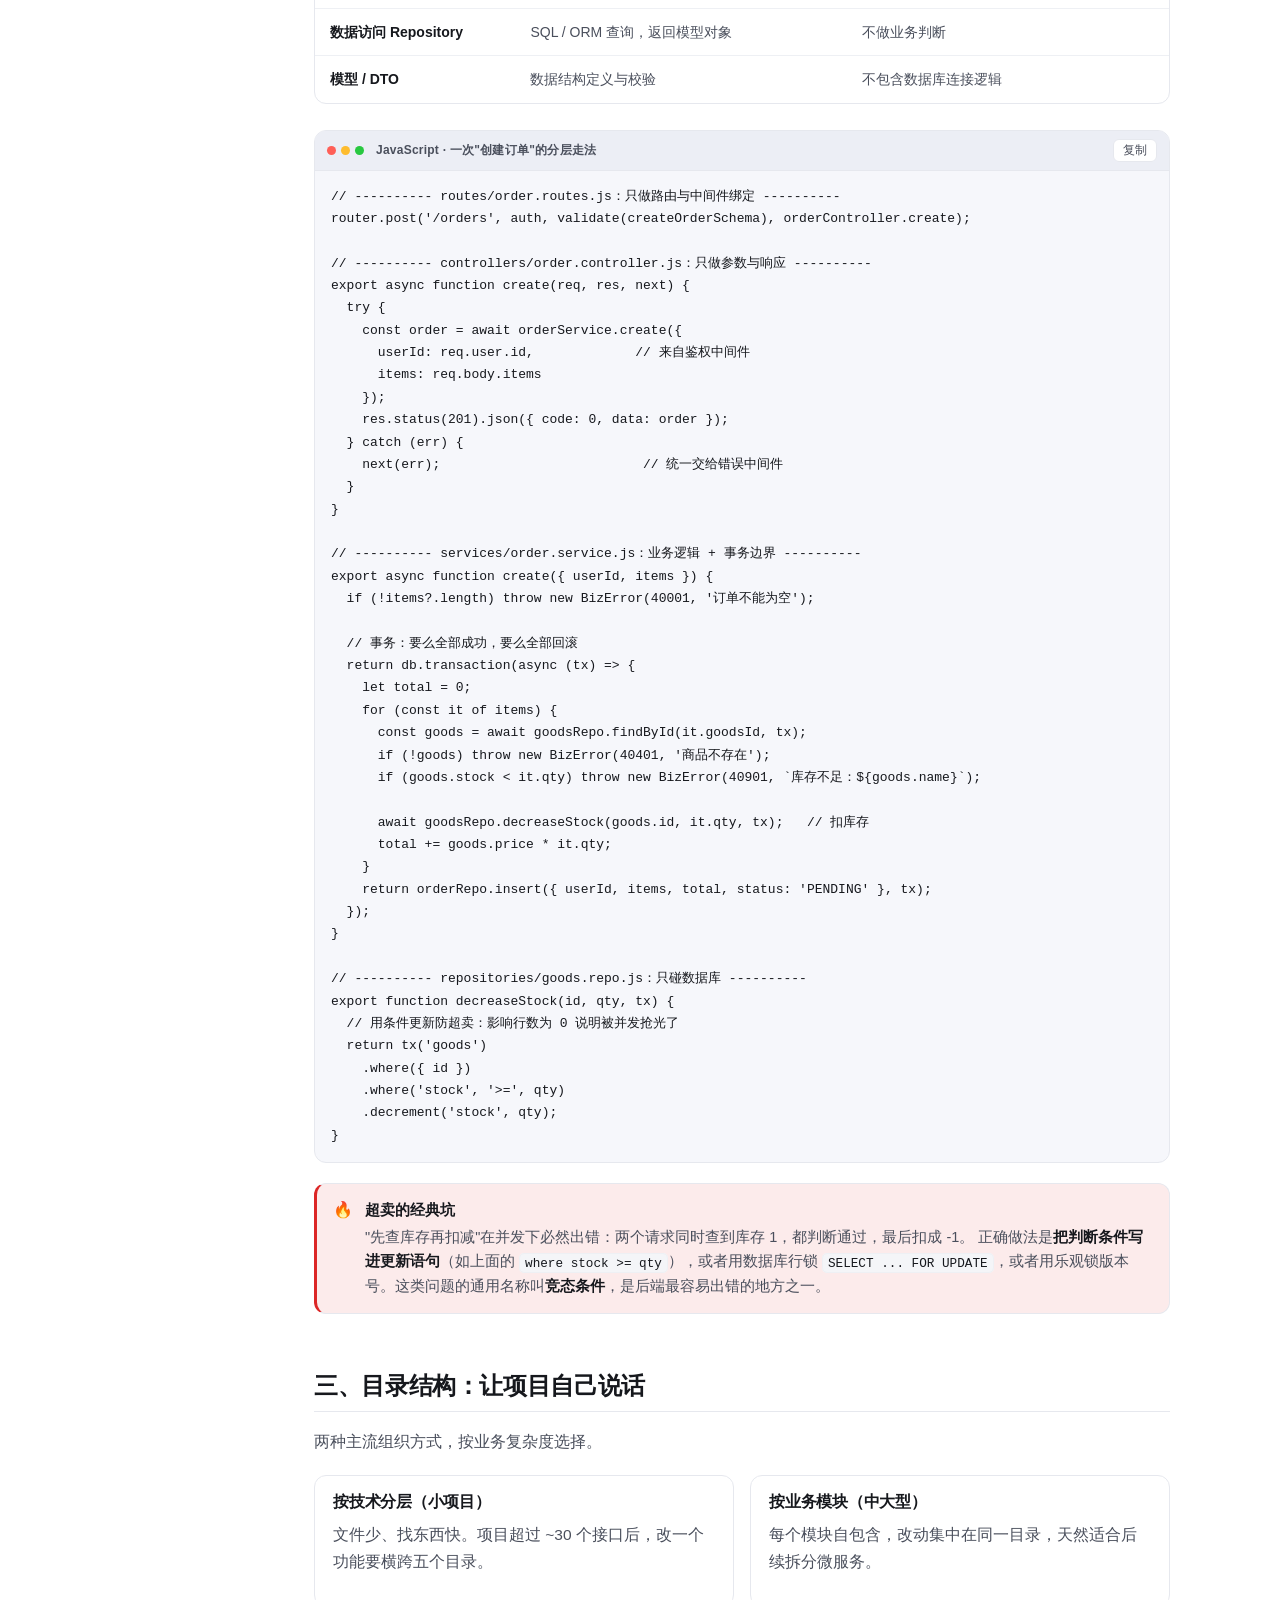
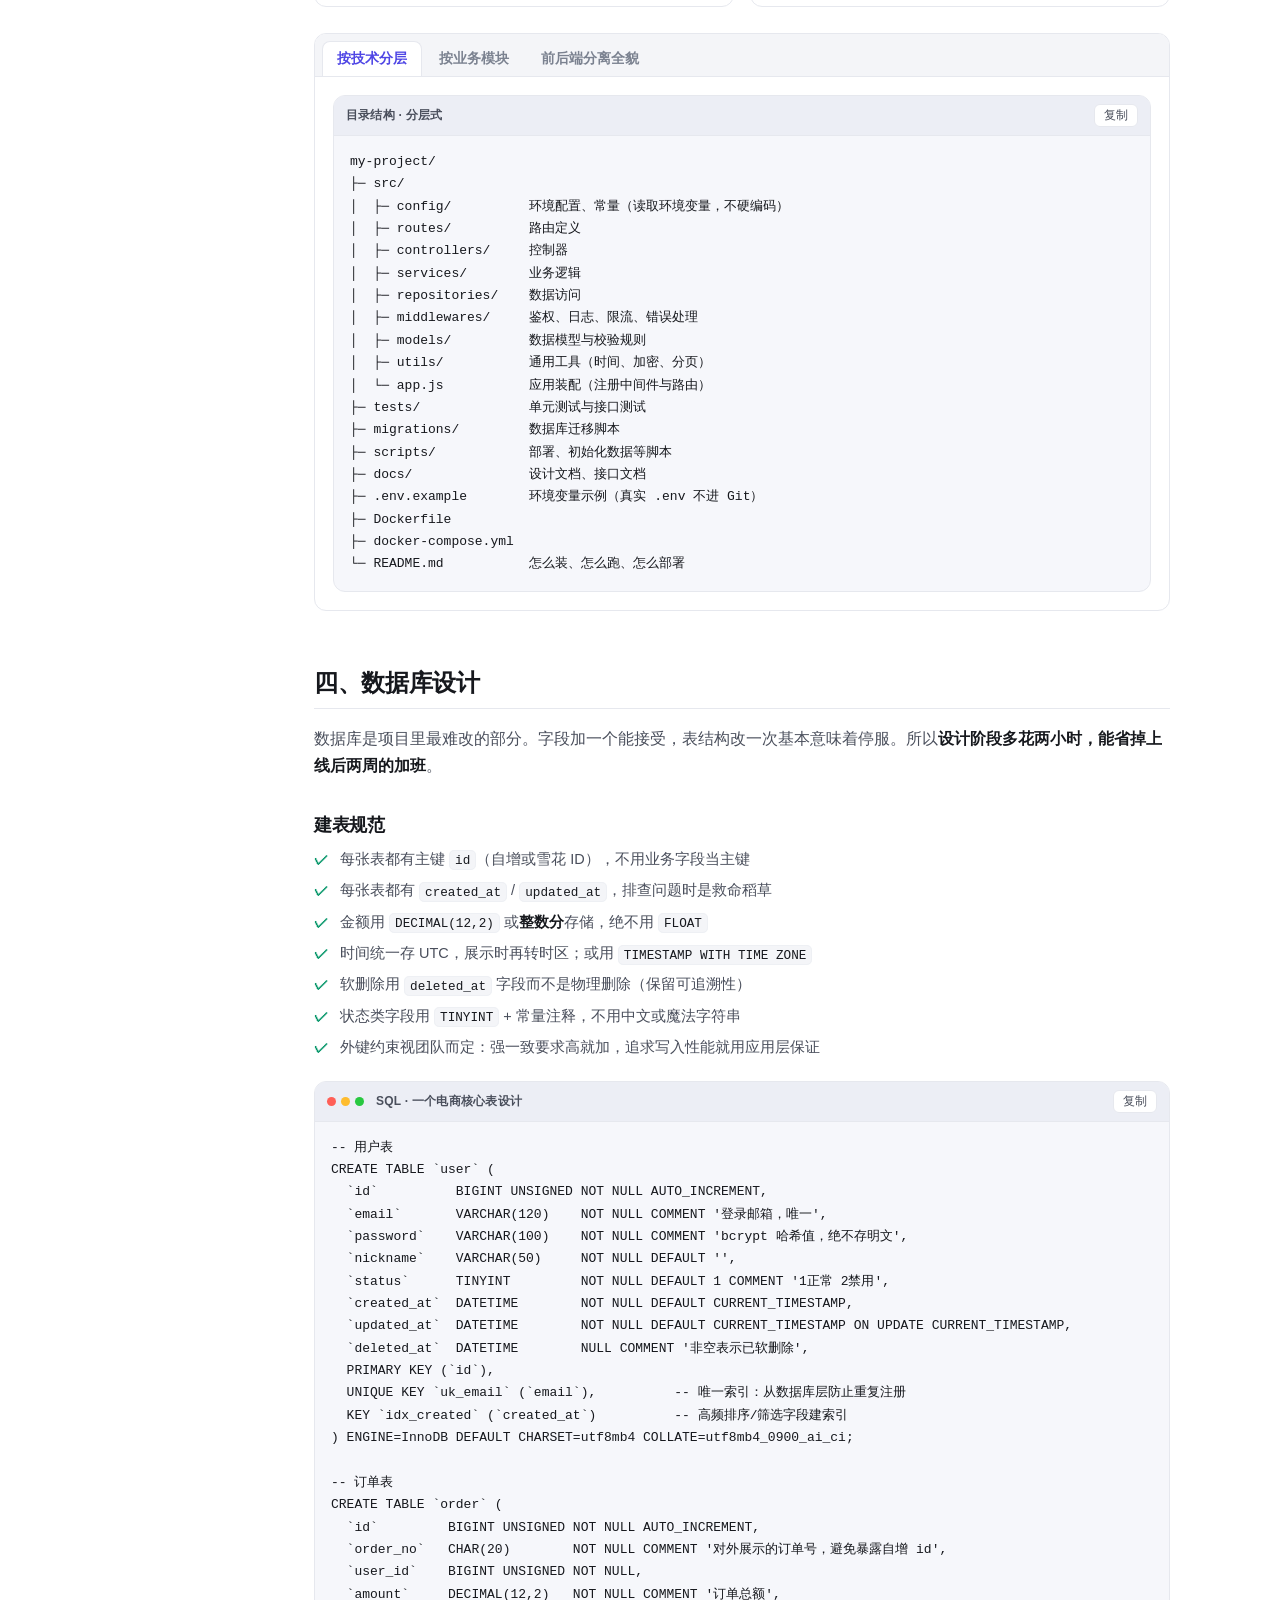
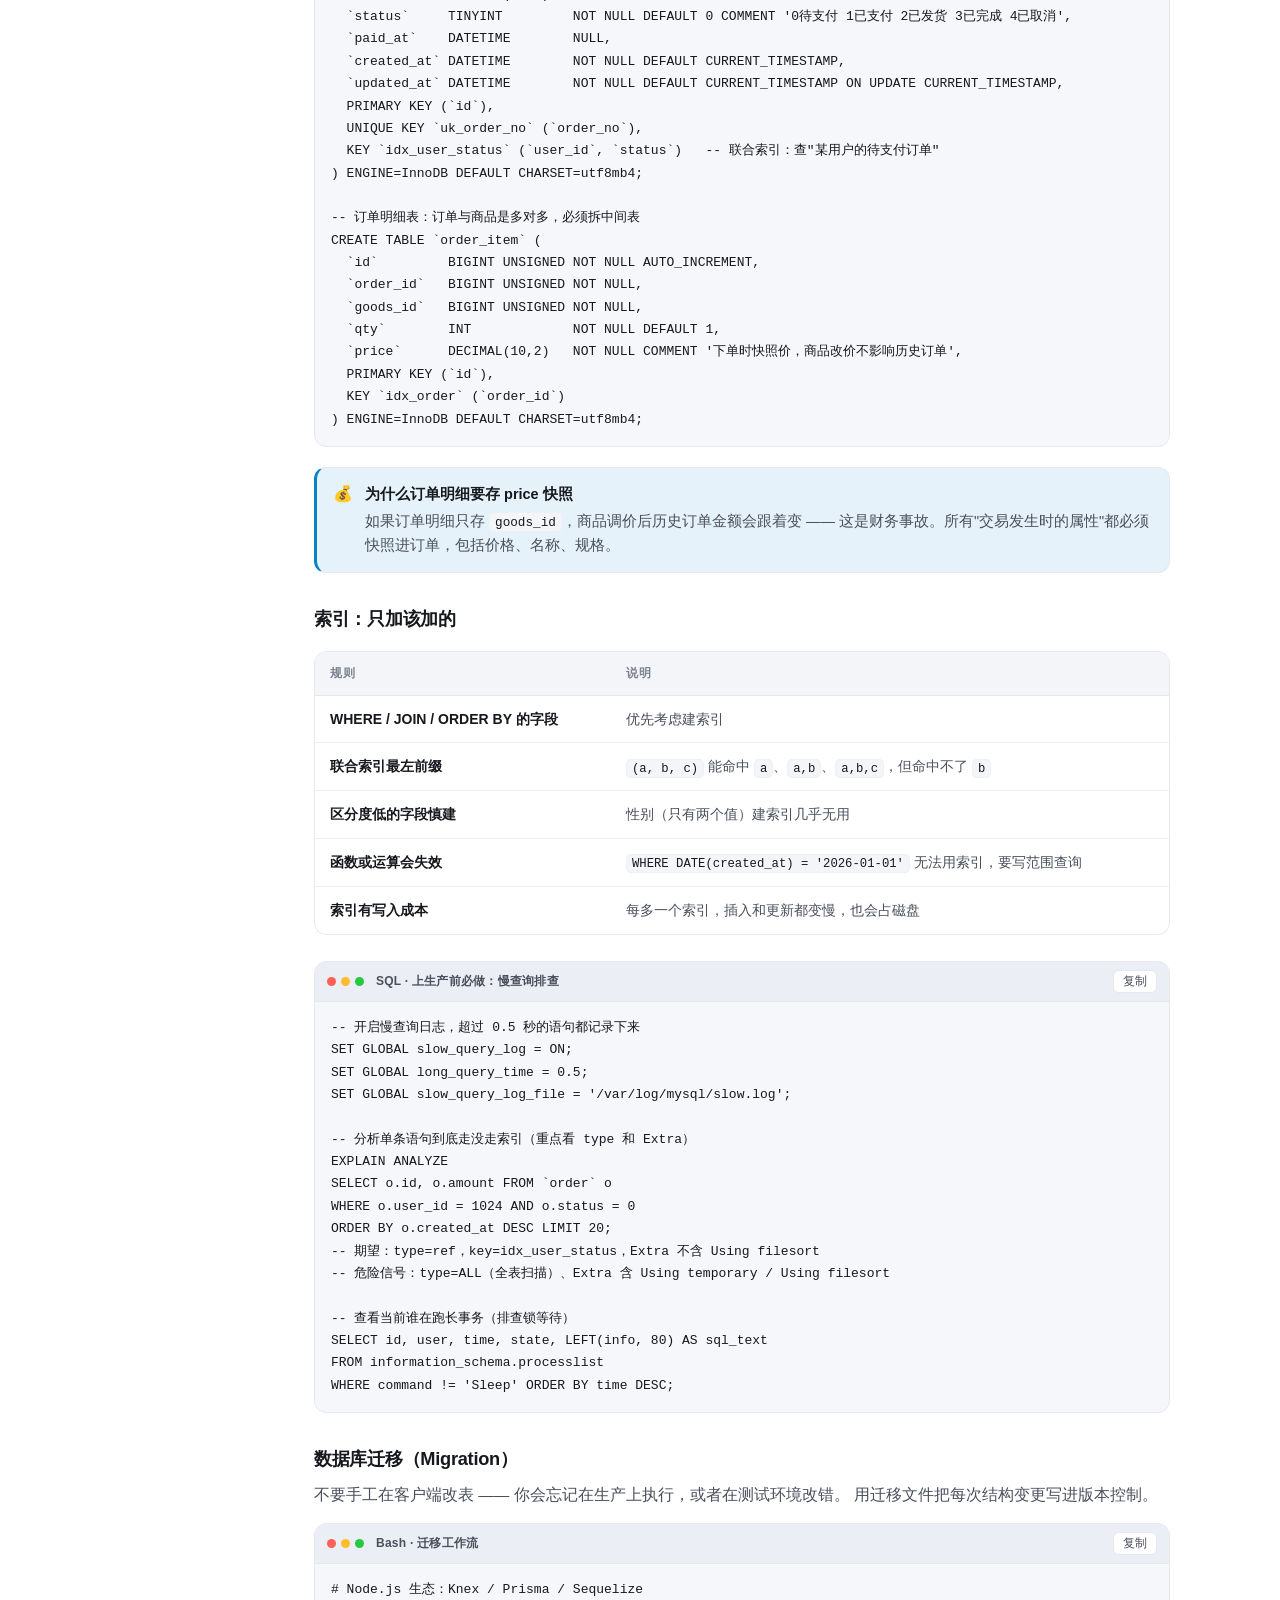
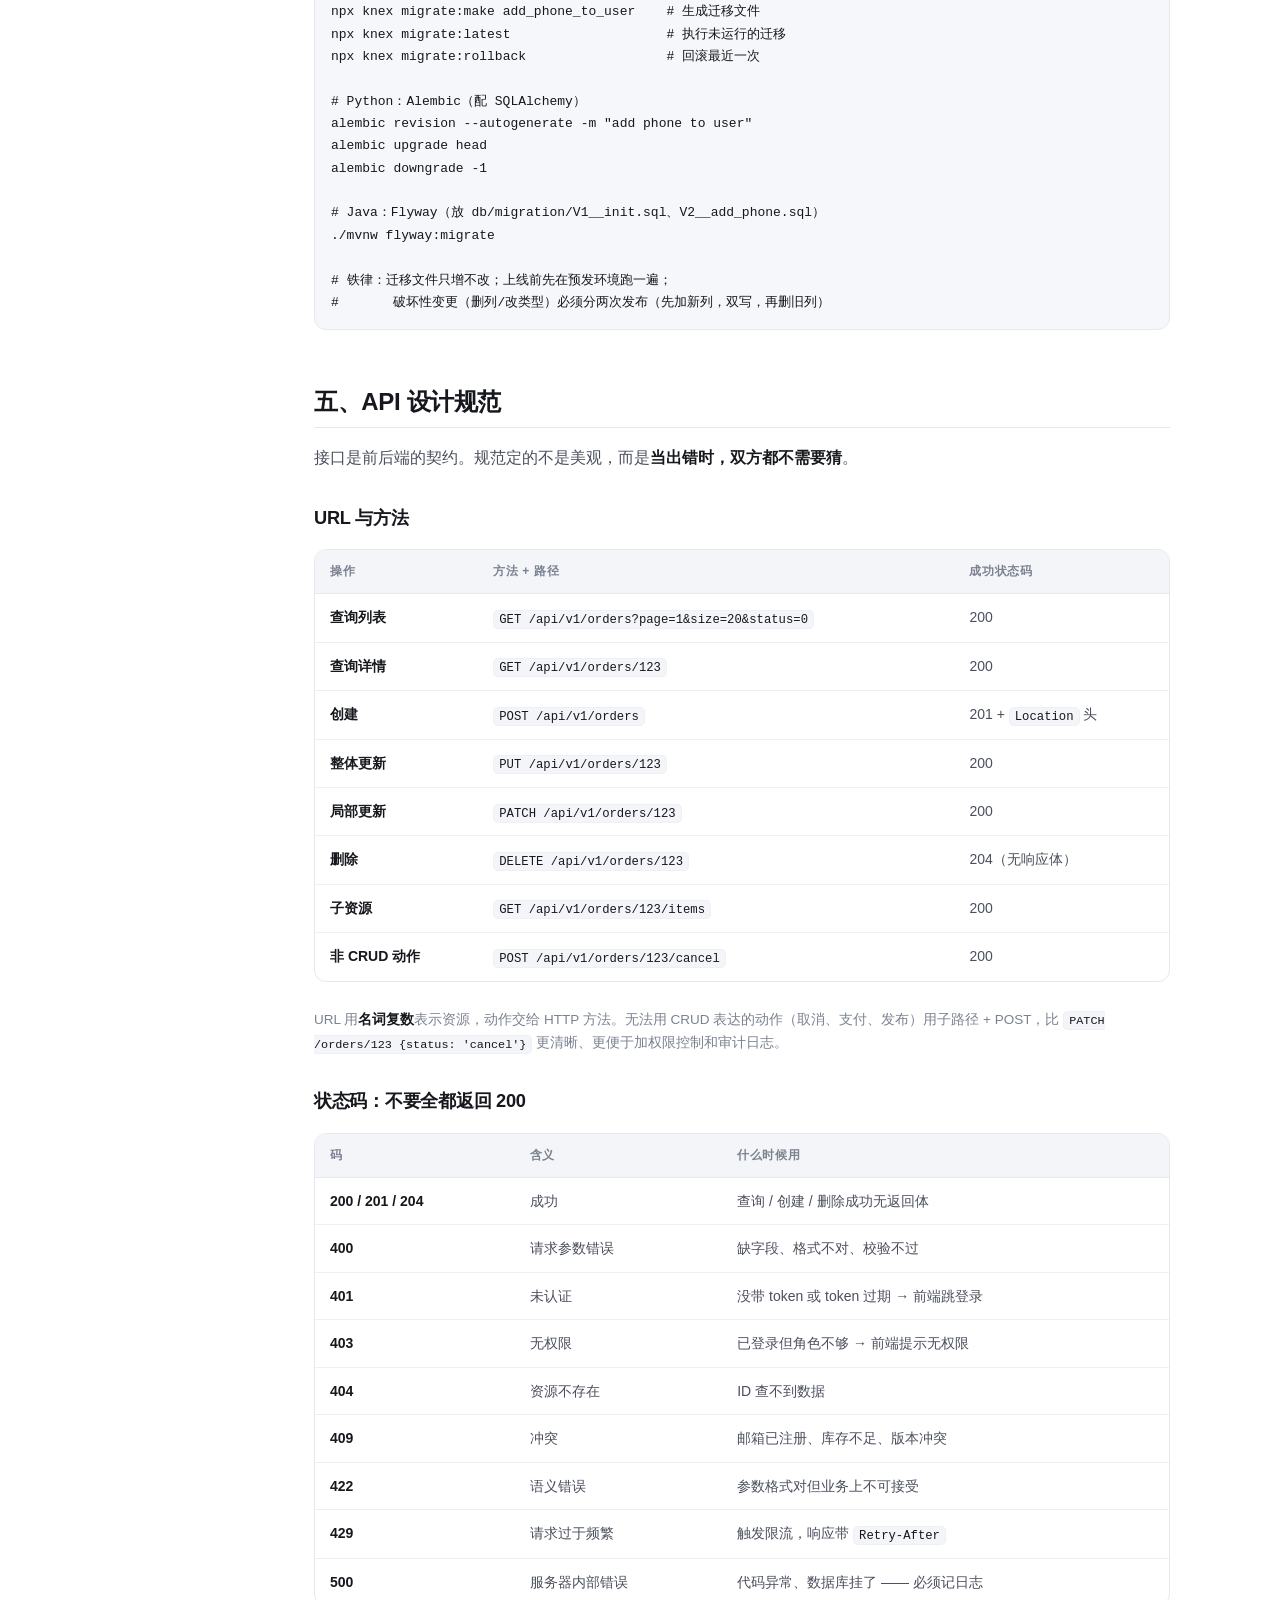
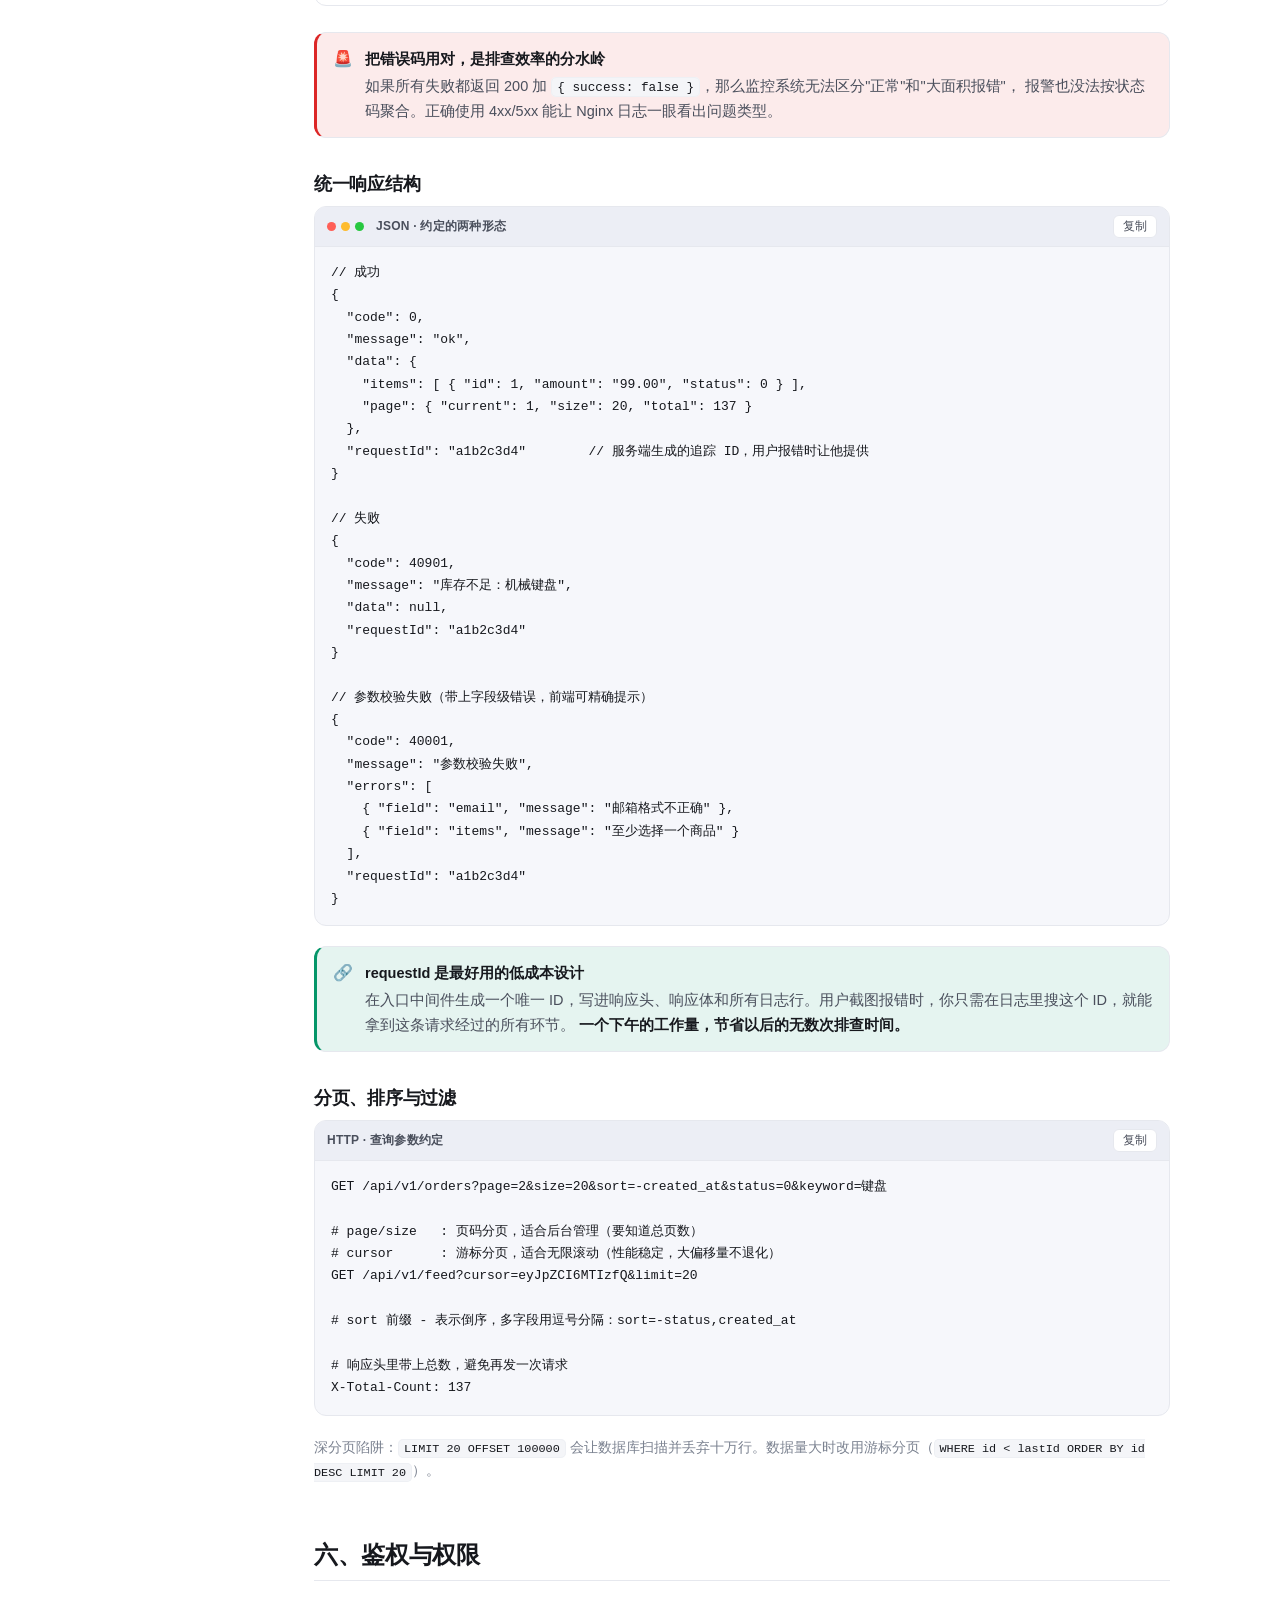
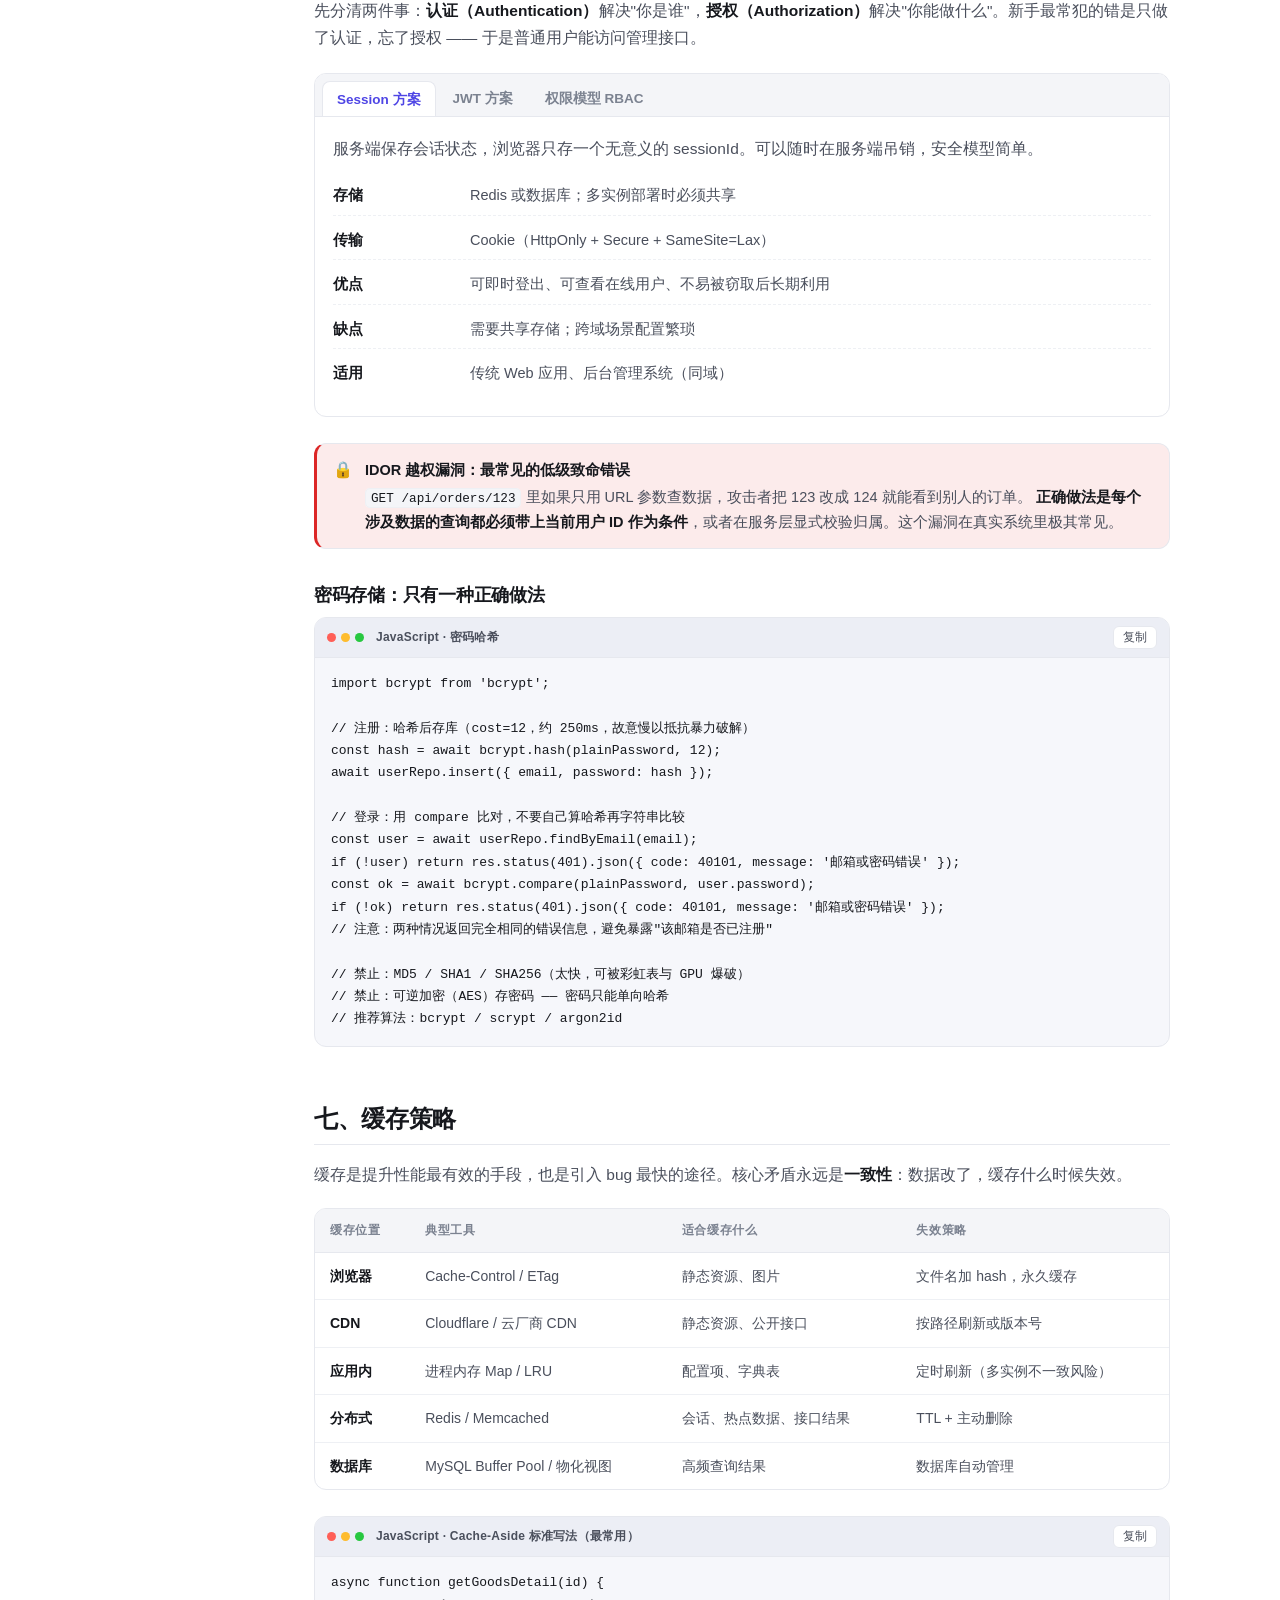
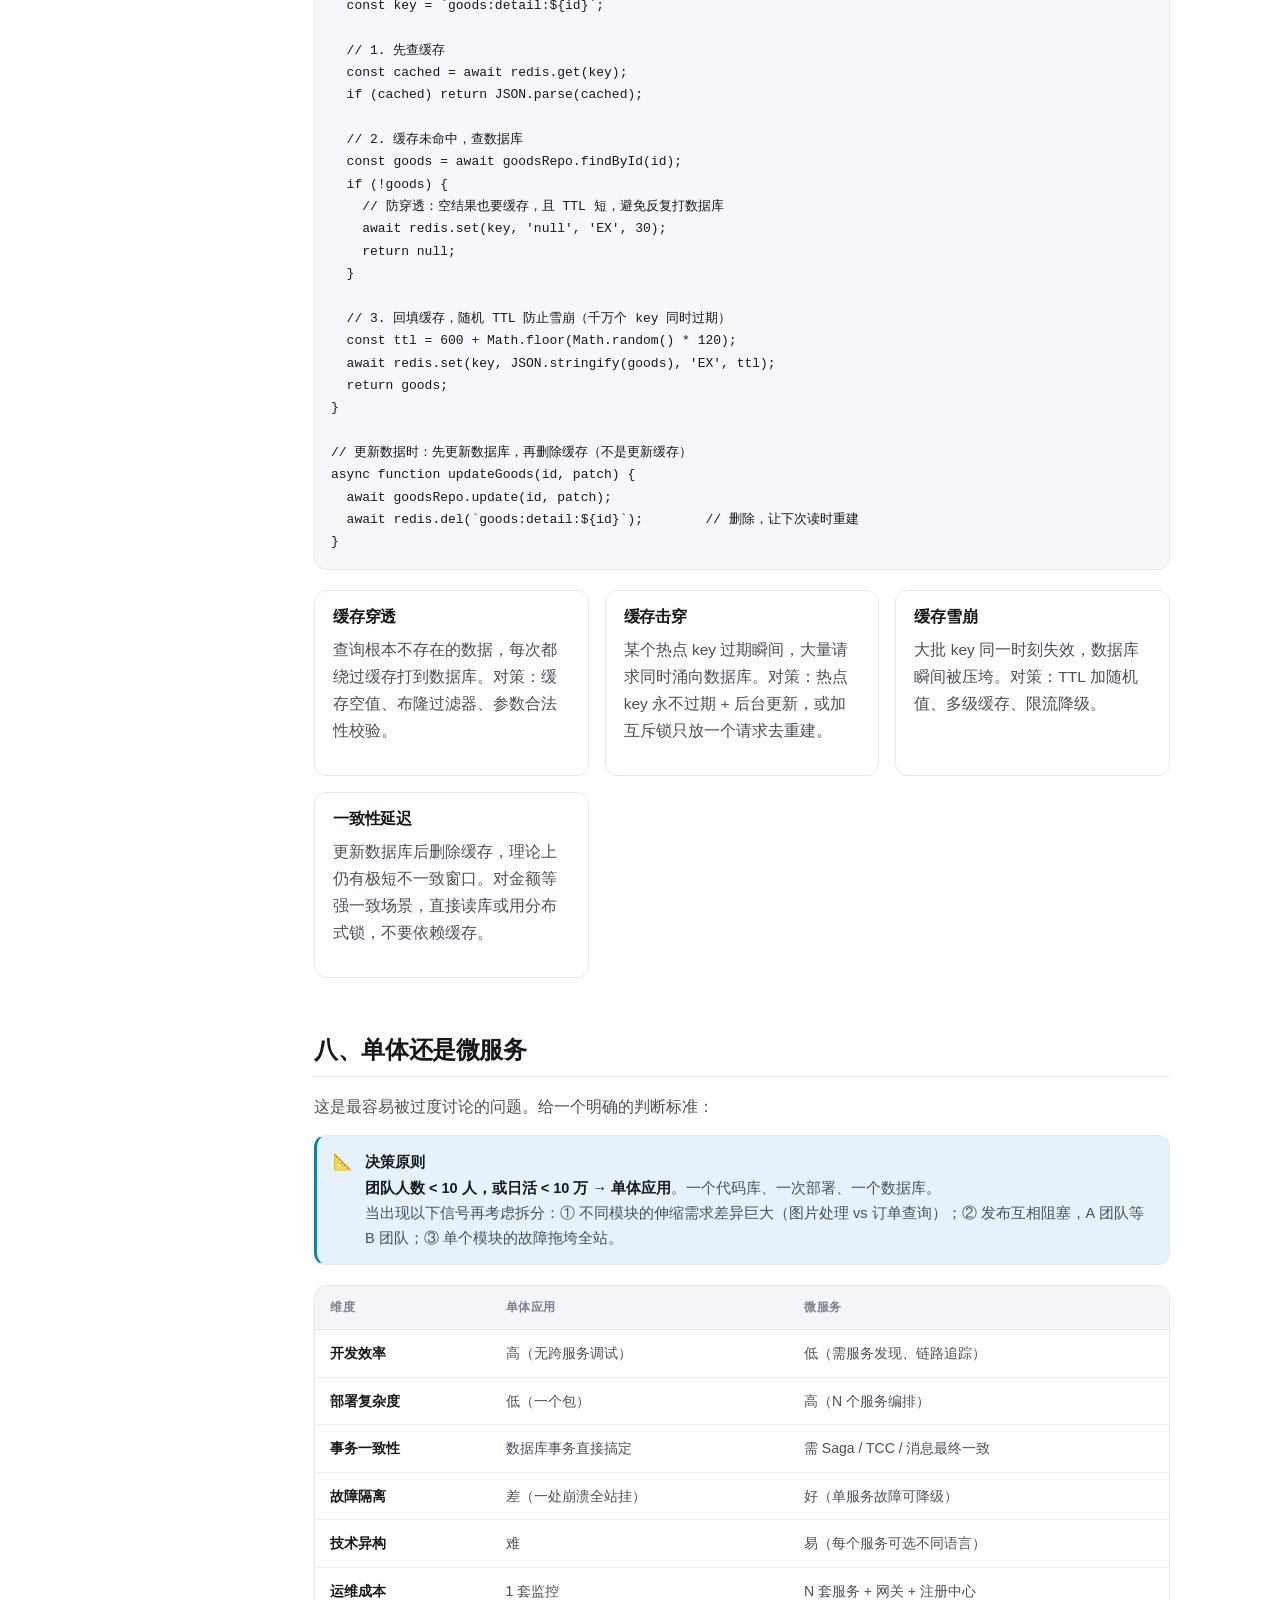
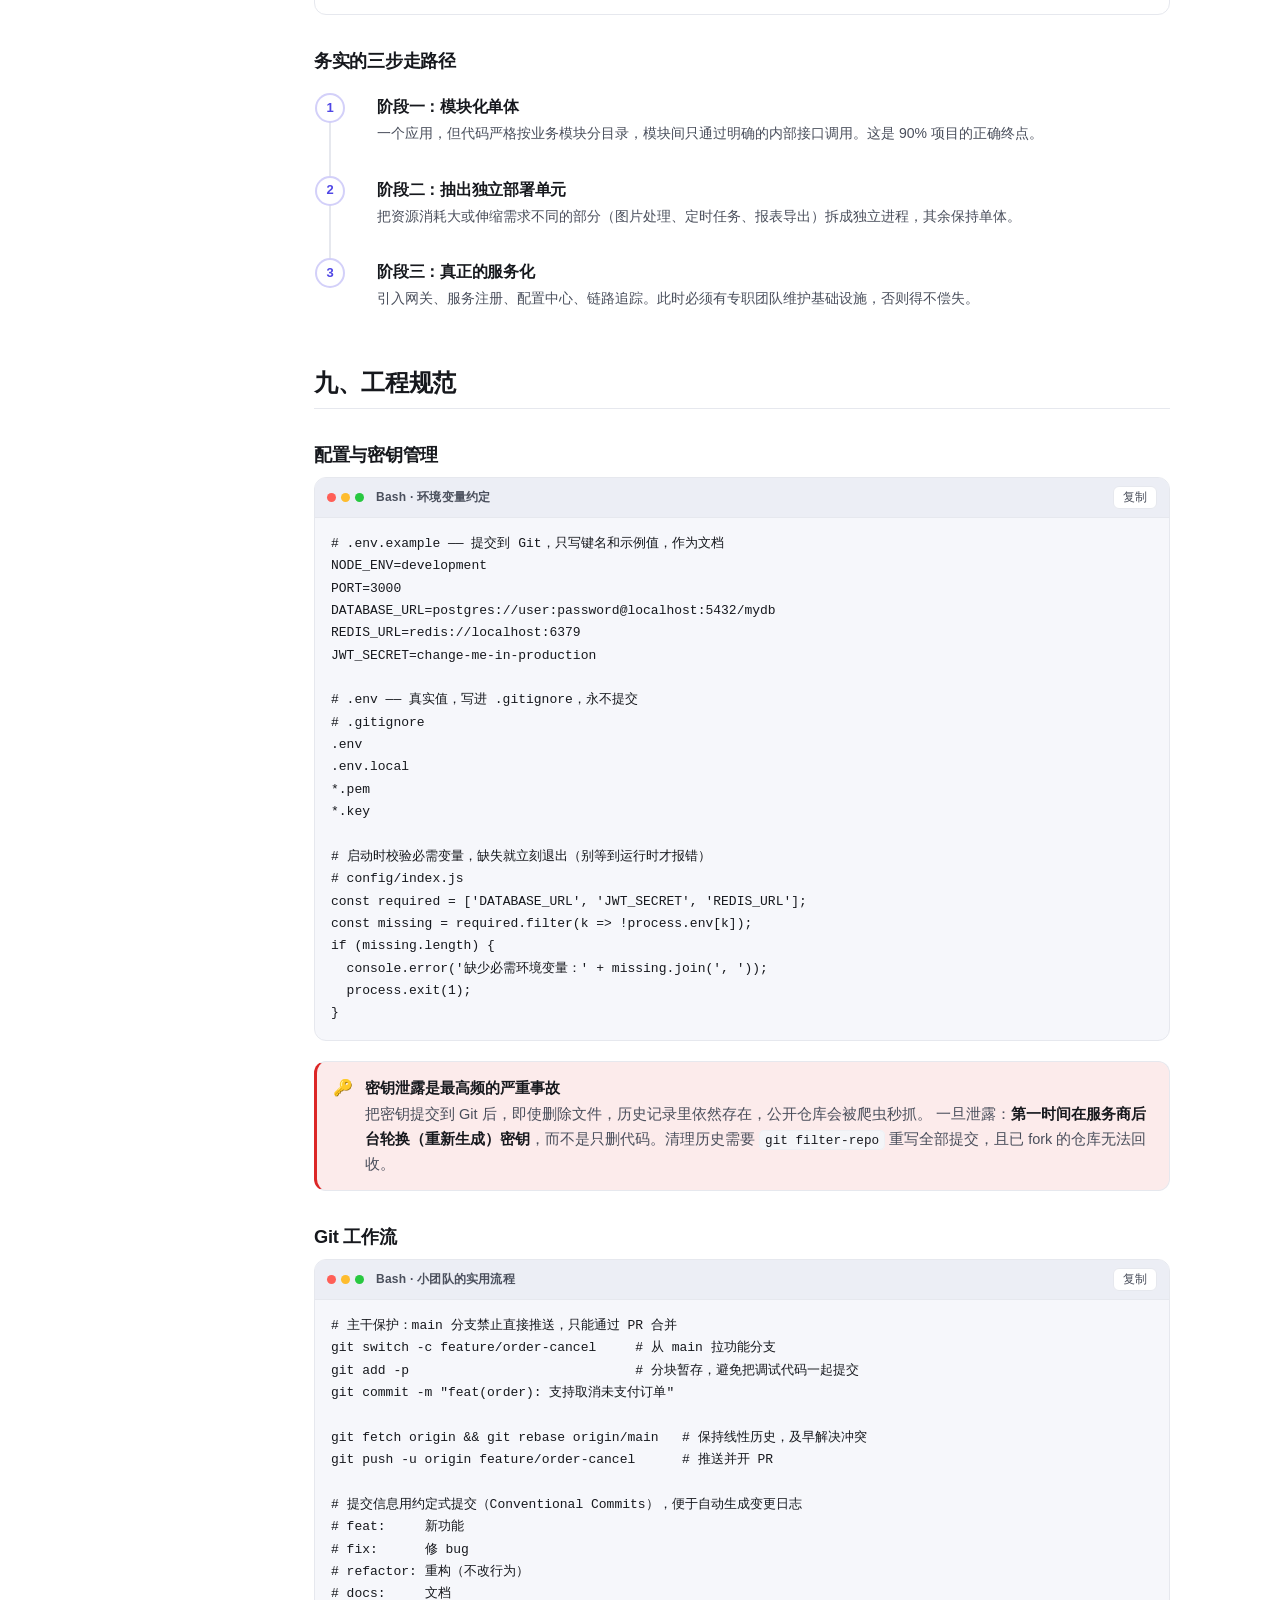
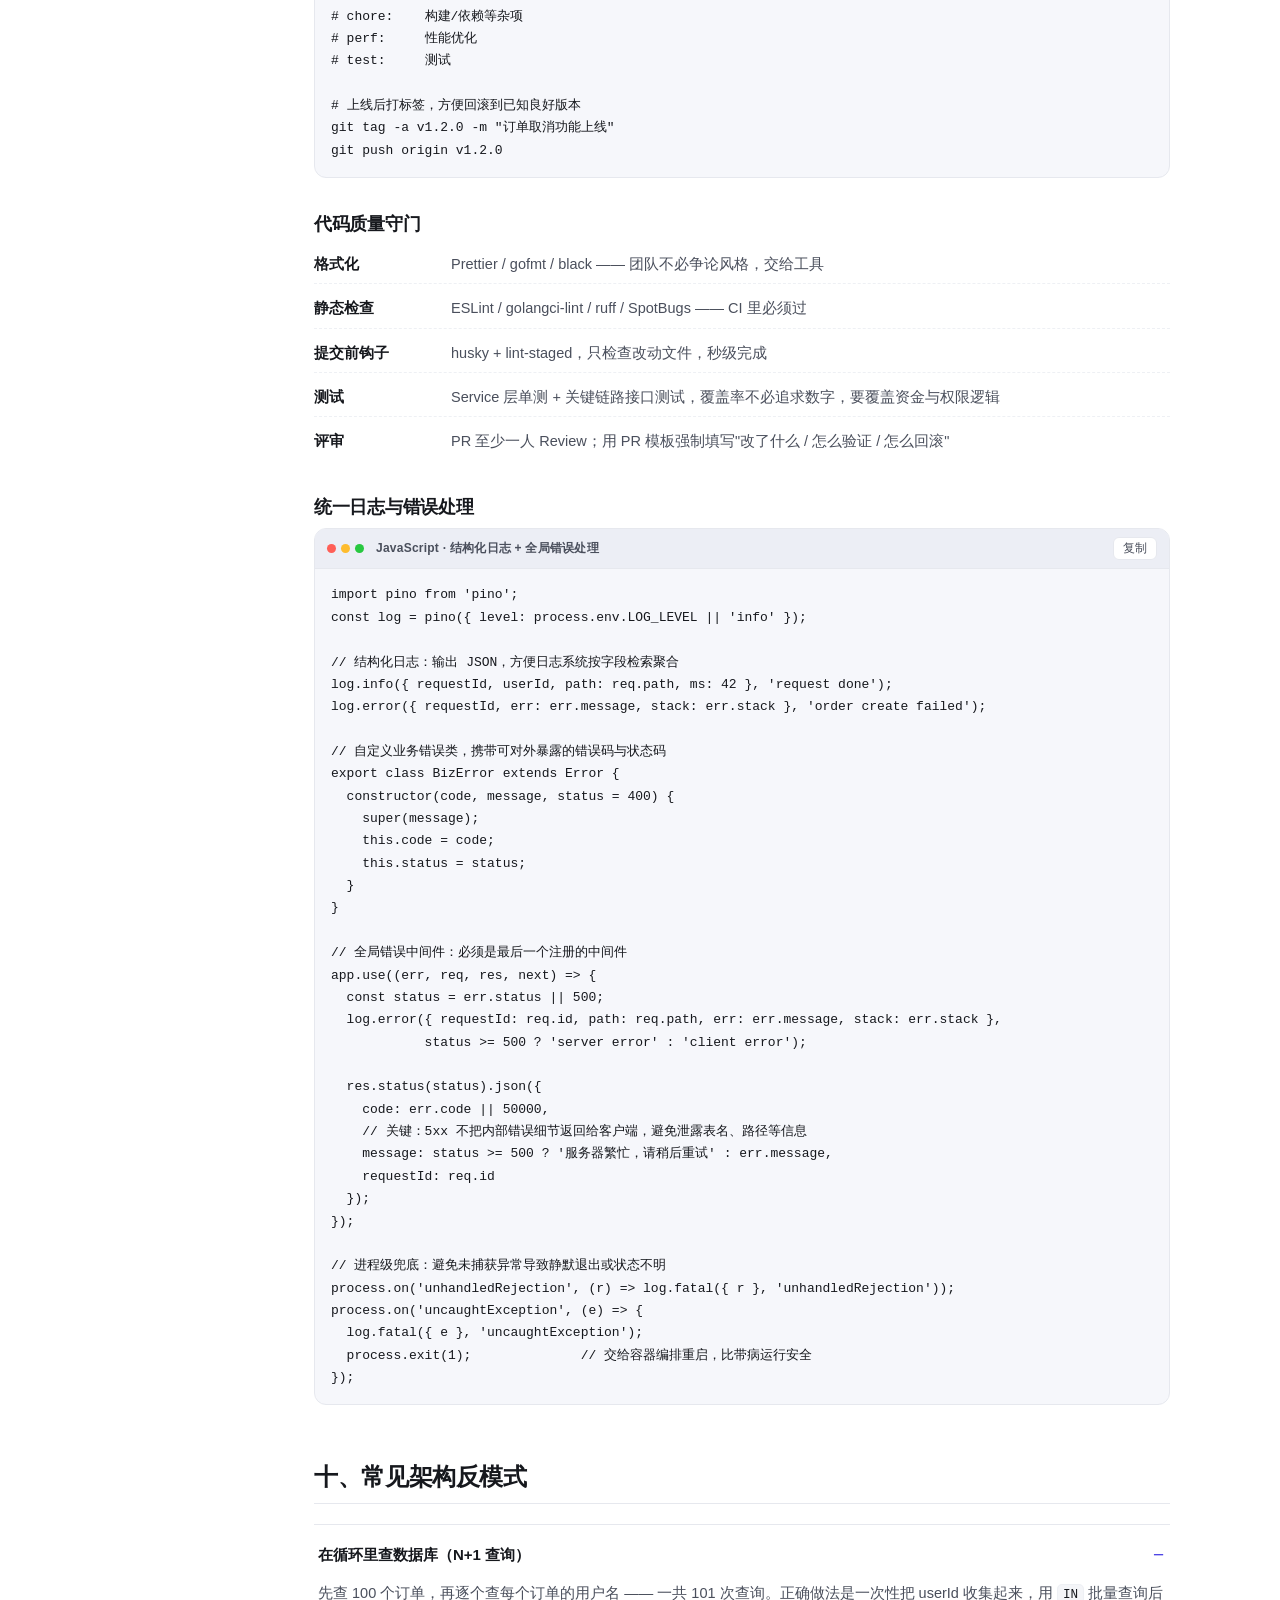
<file: pages/architecture.html>
<!DOCTYPE html>
<html lang="zh-CN" data-theme="light">
<head>
<meta charset="UTF-8">
<meta name="viewport" content="width=device-width, initial-scale=1.0">
<title>搭建思路 · 网站开发基础教程</title>
<meta name="description" content="网站搭建思路：分层架构、目录组织、数据库设计、RESTful API 规范、鉴权、缓存、单体与微服务取舍、Git 工作流。">
<link rel="stylesheet" href="../assets/css/style.css">
</head>
<body data-root="../">
<div id="progress"></div>

<header class="topbar">
  <button class="topbar__burger" type="button" aria-label="打开导航">☰</button>
  <a class="brand" href="../index.html">
    <span class="brand__logo">W</span>
    <span>网站开发基础教程</span>
    <span class="brand__sub">Web Dev Handbook</span>
  </a>
  <div class="topbar__spacer"></div>
  <nav class="topbar__nav">
    <a href="../index.html">首页</a>
    <a href="concepts.html">原理</a>
    <a href="frontend.html">前端</a>
    <a href="languages.html">后端</a>
    <a class="is-active" href="architecture.html">搭建</a>
    <a href="deployment.html">部署</a>
    <a href="ops.html">运维</a>
  </nav>
  <button class="icon-btn" id="themeBtn" type="button" aria-label="切换主题">☾</button>
</header>

<div class="layout">
  <aside class="sidebar" aria-label="章节导航"></aside>

  <main class="content">
    <span class="eyebrow">③ 工程篇</span>
    <h1>搭建思路</h1>
    <p class="lede">
      "能跑"和"能维护三年"之间隔着架构。这一篇讲的是：怎么把需求翻译成一张表结构、怎么把功能拆成一层层代码、
      怎么定接口规范让前后端不吵架，以及<b>什么时候该简单、什么时候该复杂</b>。
    </p>

    <div class="callout callout--info">
      <span class="callout__ico">🧠</span>
      <div>
        <strong>本篇的两个概念地基</strong>
        <p>① <a href="concepts.html#abstraction">分层、抽象与耦合</a>：为什么需要分层、分层的代价是什么、什么算"低耦合高内聚"。不理解这一节，分层就只是机械照搬目录结构。<br>
        ② <a href="concepts.html#cap">一致性、可用性与扩展性</a>：CAP 定理、最终一致性、无状态设计的价值。它决定了缓存与微服务的取舍逻辑。<br>
        数据库相关名词（索引、事务、隔离级别、回表、N+1）见术语词典的<a href="glossary.html#g-db">数据库</a>分类，架构类名词见<a href="glossary.html#g-arch">架构</a>分类。</p>
      </div>
    </div>

    <div class="callout callout--warn">
      <span class="callout__ico">⚠️</span>
      <div>
        <strong>关于过度设计</strong>
        <p>本页会讲到微服务、消息队列、多级缓存，但请记住：<b>一个能承载十万用户的中型系统的正确形态，往往是一个精心设计的单体应用加一台数据库</b>。
        架构的价值在于匹配当前规模，而不是展示技术广度。看到每个方案时，先问"我现在真的需要吗"。</p>
      </div>
    </div>

    <h2 id="think">一、动手前先回答三个问题</h2>
    <p>不写一行代码，先用一张纸回答这三问。它们决定了后面所有技术决策。</p>
    <ol class="steps">
      <li>
        <h4>数据长什么样？</h4>
        <p>列出所有实体（用户、订单、商品…）、每个实体的字段和类型、以及实体之间的关系（一对一/一对多/多对多）。这就是未来的表结构雏形。</p>
      </li>
      <li>
        <h4>数据怎么流动？</h4>
        <p>画出关键流程：用户点击下单 → 校验库存 → 创建订单 → 扣减库存 → 发起支付 → 回调更新状态。<b>流程里每一步失败会发生什么</b>，就是事务和补偿逻辑的边界。</p>
      </li>
      <li>
        <h4>谁可以做什么？</h4>
        <p>列出角色（游客、普通用户、管理员、运营）和每个角色能访问的操作。这是权限模型和接口鉴权的依据。</p>
      </li>
    </ol>

    <div class="callout callout--tip">
      <span class="callout__ico">📝</span>
      <div>
        <strong>极其实用的建议</strong>
        <p>把这三问的答案写成项目根目录下的 <code>docs/design.md</code>。三个月后接手代码的人（很可能是未来的你）会感谢这份文档。</p>
      </div>
    </div>

    <h2 id="layers">二、分层架构：把职责切开</h2>
    <p>
      不管用什么语言，一个可维护的后端基本都长成这样。分层不是形式主义，而是为了让"改一处"不会牵动全身。
    </p>

    <div class="flow">
      <span class="on">HTTP 请求</span><i>→</i>
      <span>路由 Router</span><i>→</i>
      <span>中间件</span><i>→</i>
      <span>控制器 Controller</span><i>→</i>
      <span>服务 Service</span><i>→</i>
      <span>数据访问 Repository</span><i>→</i>
      <span>数据库</span>
    </div>

    <div class="table-wrap">
      <table class="table-key">
        <thead><tr><th>层</th><th>只负责</th><th>不应该做</th></tr></thead>
        <tbody>
          <tr><td>路由 / 中间件</td><td>URL 映射、鉴权、日志、限流、CORS</td><td>不写业务逻辑</td></tr>
          <tr><td>控制器 Controller</td><td>解析参数、调用 Service、组装响应</td><td>不直接写 SQL，不做复杂计算</td></tr>
          <tr><td>服务 Service</td><td>业务规则、事务边界、编排多个数据源</td><td>不感知 HTTP（不接收 req/res 对象）</td></tr>
          <tr><td>数据访问 Repository</td><td>SQL / ORM 查询，返回模型对象</td><td>不做业务判断</td></tr>
          <tr><td>模型 / DTO</td><td>数据结构定义与校验</td><td>不包含数据库连接逻辑</td></tr>
        </tbody>
      </table>
    </div>

    <div class="code">
      <div class="code__head"><span class="code__dots"><i></i><i></i><i></i></span><span class="code__lang">JavaScript · 一次"创建订单"的分层走法</span></div>
      <pre><code>// ---------- routes/order.routes.js：只做路由与中间件绑定 ----------
router.post('/orders', auth, validate(createOrderSchema), orderController.create);

// ---------- controllers/order.controller.js：只做参数与响应 ----------
export async function create(req, res, next) {
  try {
    const order = await orderService.create({
      userId: req.user.id,             // 来自鉴权中间件
      items: req.body.items
    });
    res.status(201).json({ code: 0, data: order });
  } catch (err) {
    next(err);                          // 统一交给错误中间件
  }
}

// ---------- services/order.service.js：业务逻辑 + 事务边界 ----------
export async function create({ userId, items }) {
  if (!items?.length) throw new BizError(40001, '订单不能为空');

  // 事务：要么全部成功，要么全部回滚
  return db.transaction(async (tx) =&gt; {
    let total = 0;
    for (const it of items) {
      const goods = await goodsRepo.findById(it.goodsId, tx);
      if (!goods) throw new BizError(40401, '商品不存在');
      if (goods.stock &lt; it.qty) throw new BizError(40901, `库存不足：${goods.name}`);

      await goodsRepo.decreaseStock(goods.id, it.qty, tx);   // 扣库存
      total += goods.price * it.qty;
    }
    return orderRepo.insert({ userId, items, total, status: 'PENDING' }, tx);
  });
}

// ---------- repositories/goods.repo.js：只碰数据库 ----------
export function decreaseStock(id, qty, tx) {
  // 用条件更新防超卖：影响行数为 0 说明被并发抢光了
  return tx('goods')
    .where({ id })
    .where('stock', '&gt;=', qty)
    .decrement('stock', qty);
}</code></pre>
    </div>

    <div class="callout callout--danger">
      <span class="callout__ico">🔥</span>
      <div>
        <strong>超卖的经典坑</strong>
        <p>"先查库存再扣减"在并发下必然出错：两个请求同时查到库存 1，都判断通过，最后扣成 -1。
        正确做法是<b>把判断条件写进更新语句</b>（如上面的 <code>where stock &gt;= qty</code>），或者用数据库行锁 <code>SELECT ... FOR UPDATE</code>，或者用乐观锁版本号。这类问题的通用名称叫<b>竞态条件</b>，是后端最容易出错的地方之一。</p>
      </div>
    </div>

    <h2 id="structure">三、目录结构：让项目自己说话</h2>
    <p>两种主流组织方式，按业务复杂度选择。</p>

    <div class="grid-2">
      <div class="panel">
        <h4>按技术分层（小项目）</h4>
        <p>文件少、找东西快。项目超过 ~30 个接口后，改一个功能要横跨五个目录。</p>
      </div>
      <div class="panel">
        <h4>按业务模块（中大型）</h4>
        <p>每个模块自包含，改动集中在同一目录，天然适合后续拆分微服务。</p>
      </div>
    </div>

    <div class="tabs">
      <div class="tabs__bar" role="tablist">
        <button class="tab-btn is-active" role="tab" aria-selected="true" type="button">按技术分层</button>
        <button class="tab-btn" role="tab" aria-selected="false" type="button">按业务模块</button>
        <button class="tab-btn" role="tab" aria-selected="false" type="button">前后端分离全貌</button>
      </div>

      <div class="tab-panel is-active">
        <div class="code">
          <div class="code__head"><span class="code__lang">目录结构 · 分层式</span></div>
          <pre><code>my-project/
├─ src/
│  ├─ config/          环境配置、常量（读取环境变量，不硬编码）
│  ├─ routes/          路由定义
│  ├─ controllers/     控制器
│  ├─ services/        业务逻辑
│  ├─ repositories/    数据访问
│  ├─ middlewares/     鉴权、日志、限流、错误处理
│  ├─ models/          数据模型与校验规则
│  ├─ utils/           通用工具（时间、加密、分页）
│  └─ app.js           应用装配（注册中间件与路由）
├─ tests/              单元测试与接口测试
├─ migrations/         数据库迁移脚本
├─ scripts/            部署、初始化数据等脚本
├─ docs/               设计文档、接口文档
├─ .env.example        环境变量示例（真实 .env 不进 Git）
├─ Dockerfile
├─ docker-compose.yml
└─ README.md           怎么装、怎么跑、怎么部署</code></pre>
        </div>
      </div>

      <div class="tab-panel">
        <div class="code">
          <div class="code__head"><span class="code__lang">目录结构 · 模块化</span></div>
          <pre><code>my-project/
├─ src/
│  ├─ modules/
│  │  ├─ user/
│  │  │  ├─ user.controller.js
│  │  │  ├─ user.service.js
│  │  │  ├─ user.repo.js
│  │  │  ├─ user.schema.js      参数校验
│  │  │  ├─ user.routes.js
│  │  │  └─ user.test.js
│  │  ├─ order/
│  │  ├─ goods/
│  │  └─ payment/
│  ├─ shared/           跨模块共享：错误类、工具、中间件
│  │  ├─ errors.js
│  │  ├─ db.js
│  │  └─ logger.js
│  └─ app.js
├─ migrations/
└─ docs/</code></pre>
        </div>
        <p class="muted">改"订单"功能时只需打开 <code>modules/order/</code>，边界清晰，评审 diff 也更容易。</p>
      </div>

      <div class="tab-panel">
        <div class="code">
          <div class="code__head"><span class="code__lang">典型前后端分离项目（Monorepo）</span></div>
          <pre><code>my-saas/
├─ apps/
│  ├─ web/                    前端
│  │  ├─ src/
│  │  │  ├─ api/              接口请求层（统一封装）
│  │  │  ├─ components/       通用组件
│  │  │  ├─ pages/            页面
│  │  │  ├─ stores/           状态管理
│  │  │  └─ router/
│  │  └─ vite.config.js
│  ├─ server/                 后端
│  │  ├─ src/modules/...
│  │  └─ Dockerfile
│  └─ admin/                  后台管理（可选，独立前端）
├─ packages/
│  ├─ shared-types/           前后端共享的类型定义
│  └─ utils/                  共享工具函数
├─ deploy/
│  ├─ docker-compose.yml
│  ├─ nginx.conf
│  └─ .github/workflows/ci.yml
└─ docs/</code></pre>
        </div>
      </div>
    </div>

    <h2 id="database">四、数据库设计</h2>
    <p>
      数据库是项目里最难改的部分。字段加一个能接受，表结构改一次基本意味着停服。所以<b>设计阶段多花两小时，能省掉上线后两周的加班</b>。
    </p>

    <h3>建表规范</h3>
    <ul class="checklist">
      <li>每张表都有主键 <code>id</code>（自增或雪花 ID），不用业务字段当主键</li>
      <li>每张表都有 <code>created_at</code> / <code>updated_at</code>，排查问题时是救命稻草</li>
      <li>金额用 <code>DECIMAL(12,2)</code> 或<b>整数分</b>存储，绝不用 <code>FLOAT</code></li>
      <li>时间统一存 UTC，展示时再转时区；或用 <code>TIMESTAMP WITH TIME ZONE</code></li>
      <li>软删除用 <code>deleted_at</code> 字段而不是物理删除（保留可追溯性）</li>
      <li>状态类字段用 <code>TINYINT</code> + 常量注释，不用中文或魔法字符串</li>
      <li>外键约束视团队而定：强一致要求高就加，追求写入性能就用应用层保证</li>
    </ul>

    <div class="code">
      <div class="code__head"><span class="code__dots"><i></i><i></i><i></i></span><span class="code__lang">SQL · 一个电商核心表设计</span></div>
      <pre><code>-- 用户表
CREATE TABLE `user` (
  `id`          BIGINT UNSIGNED NOT NULL AUTO_INCREMENT,
  `email`       VARCHAR(120)    NOT NULL COMMENT '登录邮箱，唯一',
  `password`    VARCHAR(100)    NOT NULL COMMENT 'bcrypt 哈希值，绝不存明文',
  `nickname`    VARCHAR(50)     NOT NULL DEFAULT '',
  `status`      TINYINT         NOT NULL DEFAULT 1 COMMENT '1正常 2禁用',
  `created_at`  DATETIME        NOT NULL DEFAULT CURRENT_TIMESTAMP,
  `updated_at`  DATETIME        NOT NULL DEFAULT CURRENT_TIMESTAMP ON UPDATE CURRENT_TIMESTAMP,
  `deleted_at`  DATETIME        NULL COMMENT '非空表示已软删除',
  PRIMARY KEY (`id`),
  UNIQUE KEY `uk_email` (`email`),          -- 唯一索引：从数据库层防止重复注册
  KEY `idx_created` (`created_at`)          -- 高频排序/筛选字段建索引
) ENGINE=InnoDB DEFAULT CHARSET=utf8mb4 COLLATE=utf8mb4_0900_ai_ci;

-- 订单表
CREATE TABLE `order` (
  `id`         BIGINT UNSIGNED NOT NULL AUTO_INCREMENT,
  `order_no`   CHAR(20)        NOT NULL COMMENT '对外展示的订单号，避免暴露自增 id',
  `user_id`    BIGINT UNSIGNED NOT NULL,
  `amount`     DECIMAL(12,2)   NOT NULL COMMENT '订单总额',
  `status`     TINYINT         NOT NULL DEFAULT 0 COMMENT '0待支付 1已支付 2已发货 3已完成 4已取消',
  `paid_at`    DATETIME        NULL,
  `created_at` DATETIME        NOT NULL DEFAULT CURRENT_TIMESTAMP,
  `updated_at` DATETIME        NOT NULL DEFAULT CURRENT_TIMESTAMP ON UPDATE CURRENT_TIMESTAMP,
  PRIMARY KEY (`id`),
  UNIQUE KEY `uk_order_no` (`order_no`),
  KEY `idx_user_status` (`user_id`, `status`)   -- 联合索引：查"某用户的待支付订单"
) ENGINE=InnoDB DEFAULT CHARSET=utf8mb4;

-- 订单明细表：订单与商品是多对多，必须拆中间表
CREATE TABLE `order_item` (
  `id`         BIGINT UNSIGNED NOT NULL AUTO_INCREMENT,
  `order_id`   BIGINT UNSIGNED NOT NULL,
  `goods_id`   BIGINT UNSIGNED NOT NULL,
  `qty`        INT             NOT NULL DEFAULT 1,
  `price`      DECIMAL(10,2)   NOT NULL COMMENT '下单时快照价，商品改价不影响历史订单',
  PRIMARY KEY (`id`),
  KEY `idx_order` (`order_id`)
) ENGINE=InnoDB DEFAULT CHARSET=utf8mb4;</code></pre>
    </div>

    <div class="callout callout--info">
      <span class="callout__ico">💰</span>
      <div>
        <strong>为什么订单明细要存 price 快照</strong>
        <p>如果订单明细只存 <code>goods_id</code>，商品调价后历史订单金额会跟着变 —— 这是财务事故。所有"交易发生时的属性"都必须快照进订单，包括价格、名称、规格。</p>
      </div>
    </div>

    <h3>索引：只加该加的</h3>
    <div class="table-wrap">
      <table class="table-key">
        <thead><tr><th>规则</th><th>说明</th></tr></thead>
        <tbody>
          <tr><td>WHERE / JOIN / ORDER BY 的字段</td><td>优先考虑建索引</td></tr>
          <tr><td>联合索引最左前缀</td><td><code>(a, b, c)</code> 能命中 <code>a</code>、<code>a,b</code>、<code>a,b,c</code>，但命中不了 <code>b</code></td></tr>
          <tr><td>区分度低的字段慎建</td><td>性别（只有两个值）建索引几乎无用</td></tr>
          <tr><td>函数或运算会失效</td><td><code>WHERE DATE(created_at) = '2026-01-01'</code> 无法用索引，要写范围查询</td></tr>
          <tr><td>索引有写入成本</td><td>每多一个索引，插入和更新都变慢，也会占磁盘</td></tr>
        </tbody>
      </table>
    </div>

    <div class="code">
      <div class="code__head"><span class="code__dots"><i></i><i></i><i></i></span><span class="code__lang">SQL · 上生产前必做：慢查询排查</span></div>
      <pre><code>-- 开启慢查询日志，超过 0.5 秒的语句都记录下来
SET GLOBAL slow_query_log = ON;
SET GLOBAL long_query_time = 0.5;
SET GLOBAL slow_query_log_file = '/var/log/mysql/slow.log';

-- 分析单条语句到底走没走索引（重点看 type 和 Extra）
EXPLAIN ANALYZE
SELECT o.id, o.amount FROM `order` o
WHERE o.user_id = 1024 AND o.status = 0
ORDER BY o.created_at DESC LIMIT 20;
-- 期望：type=ref，key=idx_user_status，Extra 不含 Using filesort
-- 危险信号：type=ALL（全表扫描）、Extra 含 Using temporary / Using filesort

-- 查看当前谁在跑长事务（排查锁等待）
SELECT id, user, time, state, LEFT(info, 80) AS sql_text
FROM information_schema.processlist
WHERE command != 'Sleep' ORDER BY time DESC;</code></pre>
    </div>

    <h3>数据库迁移（Migration）</h3>
    <p>
      不要手工在客户端改表 —— 你会忘记在生产上执行，或者在测试环境改错。
      用迁移文件把每次结构变更写进版本控制。
    </p>
    <div class="code">
      <div class="code__head"><span class="code__dots"><i></i><i></i><i></i></span><span class="code__lang">Bash · 迁移工作流</span></div>
      <pre><code># Node.js 生态：Knex / Prisma / Sequelize
npx knex migrate:make add_phone_to_user    # 生成迁移文件
npx knex migrate:latest                    # 执行未运行的迁移
npx knex migrate:rollback                  # 回滚最近一次

# Python：Alembic（配 SQLAlchemy）
alembic revision --autogenerate -m "add phone to user"
alembic upgrade head
alembic downgrade -1

# Java：Flyway（放 db/migration/V1__init.sql、V2__add_phone.sql）
./mvnw flyway:migrate

# 铁律：迁移文件只增不改；上线前先在预发环境跑一遍；
#       破坏性变更（删列/改类型）必须分两次发布（先加新列，双写，再删旧列）</code></pre>
    </div>

    <h2 id="api">五、API 设计规范</h2>
    <p>接口是前后端的契约。规范定的不是美观，而是<b>当出错时，双方都不需要猜</b>。</p>

    <h3>URL 与方法</h3>
    <div class="table-wrap">
      <table class="table-key">
        <thead><tr><th>操作</th><th>方法 + 路径</th><th>成功状态码</th></tr></thead>
        <tbody>
          <tr><td>查询列表</td><td><code>GET /api/v1/orders?page=1&amp;size=20&amp;status=0</code></td><td>200</td></tr>
          <tr><td>查询详情</td><td><code>GET /api/v1/orders/123</code></td><td>200</td></tr>
          <tr><td>创建</td><td><code>POST /api/v1/orders</code></td><td>201 + <code>Location</code> 头</td></tr>
          <tr><td>整体更新</td><td><code>PUT /api/v1/orders/123</code></td><td>200</td></tr>
          <tr><td>局部更新</td><td><code>PATCH /api/v1/orders/123</code></td><td>200</td></tr>
          <tr><td>删除</td><td><code>DELETE /api/v1/orders/123</code></td><td>204（无响应体）</td></tr>
          <tr><td>子资源</td><td><code>GET /api/v1/orders/123/items</code></td><td>200</td></tr>
          <tr><td>非 CRUD 动作</td><td><code>POST /api/v1/orders/123/cancel</code></td><td>200</td></tr>
        </tbody>
      </table>
    </div>

    <p class="muted">URL 用<b>名词复数</b>表示资源，动作交给 HTTP 方法。无法用 CRUD 表达的动作（取消、支付、发布）用子路径 + POST，比 <code>PATCH /orders/123 {status: 'cancel'}</code> 更清晰、更便于加权限控制和审计日志。</p>

    <h3>状态码：不要全都返回 200</h3>
    <div class="table-wrap">
      <table class="table-key">
        <thead><tr><th>码</th><th>含义</th><th>什么时候用</th></tr></thead>
        <tbody>
          <tr><td>200 / 201 / 204</td><td>成功</td><td>查询 / 创建 / 删除成功无返回体</td></tr>
          <tr><td>400</td><td>请求参数错误</td><td>缺字段、格式不对、校验不过</td></tr>
          <tr><td>401</td><td>未认证</td><td>没带 token 或 token 过期 → 前端跳登录</td></tr>
          <tr><td>403</td><td>无权限</td><td>已登录但角色不够 → 前端提示无权限</td></tr>
          <tr><td>404</td><td>资源不存在</td><td>ID 查不到数据</td></tr>
          <tr><td>409</td><td>冲突</td><td>邮箱已注册、库存不足、版本冲突</td></tr>
          <tr><td>422</td><td>语义错误</td><td>参数格式对但业务上不可接受</td></tr>
          <tr><td>429</td><td>请求过于频繁</td><td>触发限流，响应带 <code>Retry-After</code></td></tr>
          <tr><td>500</td><td>服务器内部错误</td><td>代码异常、数据库挂了 —— 必须记日志</td></tr>
        </tbody>
      </table>
    </div>

    <div class="callout callout--danger">
      <span class="callout__ico">🚨</span>
      <div>
        <strong>把错误码用对，是排查效率的分水岭</strong>
        <p>如果所有失败都返回 200 加 <code>{ success: false }</code>，那么监控系统无法区分"正常"和"大面积报错"，
        报警也没法按状态码聚合。正确使用 4xx/5xx 能让 Nginx 日志一眼看出问题类型。</p>
      </div>
    </div>

    <h3>统一响应结构</h3>
    <div class="code">
      <div class="code__head"><span class="code__dots"><i></i><i></i><i></i></span><span class="code__lang">JSON · 约定的两种形态</span></div>
      <pre><code>// 成功
{
  "code": 0,
  "message": "ok",
  "data": {
    "items": [ { "id": 1, "amount": "99.00", "status": 0 } ],
    "page": { "current": 1, "size": 20, "total": 137 }
  },
  "requestId": "a1b2c3d4"        // 服务端生成的追踪 ID，用户报错时让他提供
}

// 失败
{
  "code": 40901,
  "message": "库存不足：机械键盘",
  "data": null,
  "requestId": "a1b2c3d4"
}

// 参数校验失败（带上字段级错误，前端可精确提示）
{
  "code": 40001,
  "message": "参数校验失败",
  "errors": [
    { "field": "email", "message": "邮箱格式不正确" },
    { "field": "items", "message": "至少选择一个商品" }
  ],
  "requestId": "a1b2c3d4"
}</code></pre>
    </div>

    <div class="callout callout--tip">
      <span class="callout__ico">🔗</span>
      <div>
        <strong>requestId 是最好用的低成本设计</strong>
        <p>在入口中间件生成一个唯一 ID，写进响应头、响应体和所有日志行。用户截图报错时，你只需在日志里搜这个 ID，就能拿到这条请求经过的所有环节。
        <b>一个下午的工作量，节省以后的无数次排查时间。</b></p>
      </div>
    </div>

    <h3>分页、排序与过滤</h3>
    <div class="code">
      <div class="code__head"><span class="code__lang">HTTP · 查询参数约定</span></div>
      <pre><code>GET /api/v1/orders?page=2&size=20&sort=-created_at&status=0&keyword=键盘

# page/size   : 页码分页，适合后台管理（要知道总页数）
# cursor      : 游标分页，适合无限滚动（性能稳定，大偏移量不退化）
GET /api/v1/feed?cursor=eyJpZCI6MTIzfQ&limit=20

# sort 前缀 - 表示倒序，多字段用逗号分隔：sort=-status,created_at

# 响应头里带上总数，避免再发一次请求
X-Total-Count: 137</code></pre>
    </div>

    <p class="muted">深分页陷阱：<code>LIMIT 20 OFFSET 100000</code> 会让数据库扫描并丢弃十万行。数据量大时改用游标分页（<code>WHERE id &lt; lastId ORDER BY id DESC LIMIT 20</code>）。</p>

    <h2 id="auth">六、鉴权与权限</h2>
    <p>先分清两件事：<b>认证（Authentication）</b>解决"你是谁"，<b>授权（Authorization）</b>解决"你能做什么"。新手最常犯的错是只做了认证，忘了授权 —— 于是普通用户能访问管理接口。</p>

    <div class="tabs">
      <div class="tabs__bar" role="tablist">
        <button class="tab-btn is-active" role="tab" aria-selected="true" type="button">Session 方案</button>
        <button class="tab-btn" role="tab" aria-selected="false" type="button">JWT 方案</button>
        <button class="tab-btn" role="tab" aria-selected="false" type="button">权限模型 RBAC</button>
      </div>

      <div class="tab-panel is-active">
        <p>服务端保存会话状态，浏览器只存一个无意义的 sessionId。可以随时在服务端吊销，安全模型简单。</p>
        <ul class="plain-list">
          <li><span class="k">存储</span><span>Redis 或数据库；多实例部署时必须共享</span></li>
          <li><span class="k">传输</span><span>Cookie（HttpOnly + Secure + SameSite=Lax）</span></li>
          <li><span class="k">优点</span><span>可即时登出、可查看在线用户、不易被窃取后长期利用</span></li>
          <li><span class="k">缺点</span><span>需要共享存储；跨域场景配置繁琐</span></li>
          <li><span class="k">适用</span><span>传统 Web 应用、后台管理系统（同域）</span></li>
        </ul>
      </div>

      <div class="tab-panel">
        <p>服务端不存状态，所有信息放在客户端携带的签名令牌里。适合多端（App / 小程序 / 第三方）。</p>
        <ul class="plain-list">
          <li><span class="k">结构</span><span><code>header.payload.signature</code>，payload 只是 Base64，<b>不要放敏感信息</b></span></li>
          <li><span class="k">传输</span><span><code>Authorization: Bearer &lt;token&gt;</code></span></li>
          <li><span class="k">有效期</span><span>accessToken 短（15 分钟）+ refreshToken 长（7 天，存数据库可吊销）</span></li>
          <li><span class="k">难点</span><span>无法主动失效；需维护黑名单或用短有效期应对</span></li>
          <li><span class="k">适用</span><span>前后端分离、移动端、开放 API</span></li>
        </ul>
      </div>

      <div class="tab-panel">
        <p>RBAC = 用户 → 角色 → 权限。用户挂角色，角色挂权限码，接口声明所需权限码。</p>
        <div class="code">
          <div class="code__head"><span class="code__lang">JavaScript · 权限中间件</span></div>
          <pre><code>// 权限码表：order:read / order:write / user:manage ...
function requirePerm(...codes) {
  return async (req, res, next) =&gt; {
    const perms = await getPermsByUserId(req.user.id);   // 带缓存
    const ok = codes.every(c =&gt; perms.includes(c));
    if (!ok) return res.status(403).json({ code: 40301, message: '无权限' });
    next();
  };
}

router.get('/admin/orders', auth, requirePerm('order:read'), list);
router.delete('/admin/orders/:id', auth, requirePerm('order:write'), remove);

// 数据级权限（更细）：只能看自己的数据
// 在 Service 层强制注入 user_id 条件，永远不要相信前端传来的 userId
async function getOrder(id, currentUser) {
  const order = await orderRepo.findById(id);
  if (!order) throw new NotFoundError();
  if (order.userId !== currentUser.id &amp;&amp; !currentUser.isAdmin) throw new ForbiddenError();
  return order;
}</code></pre>
        </div>
      </div>
    </div>

    <div class="callout callout--danger">
      <span class="callout__ico">🔒</span>
      <div>
        <strong>IDOR 越权漏洞：最常见的低级致命错误</strong>
        <p><code>GET /api/orders/123</code> 里如果只用 URL 参数查数据，攻击者把 123 改成 124 就能看到别人的订单。
        <b>正确做法是每个涉及数据的查询都必须带上当前用户 ID 作为条件</b>，或者在服务层显式校验归属。这个漏洞在真实系统里极其常见。</p>
      </div>
    </div>

    <h3>密码存储：只有一种正确做法</h3>
    <div class="code">
      <div class="code__head"><span class="code__dots"><i></i><i></i><i></i></span><span class="code__lang">JavaScript · 密码哈希</span></div>
      <pre><code>import bcrypt from 'bcrypt';

// 注册：哈希后存库（cost=12，约 250ms，故意慢以抵抗暴力破解）
const hash = await bcrypt.hash(plainPassword, 12);
await userRepo.insert({ email, password: hash });

// 登录：用 compare 比对，不要自己算哈希再字符串比较
const user = await userRepo.findByEmail(email);
if (!user) return res.status(401).json({ code: 40101, message: '邮箱或密码错误' });
const ok = await bcrypt.compare(plainPassword, user.password);
if (!ok) return res.status(401).json({ code: 40101, message: '邮箱或密码错误' });
// 注意：两种情况返回完全相同的错误信息，避免暴露"该邮箱是否已注册"

// 禁止：MD5 / SHA1 / SHA256（太快，可被彩虹表与 GPU 爆破）
// 禁止：可逆加密（AES）存密码 —— 密码只能单向哈希
// 推荐算法：bcrypt / scrypt / argon2id</code></pre>
    </div>

    <h2 id="cache">七、缓存策略</h2>
    <p>缓存是提升性能最有效的手段，也是引入 bug 最快的途径。核心矛盾永远是<b>一致性</b>：数据改了，缓存什么时候失效。</p>

    <div class="table-wrap">
      <table class="table-key">
        <thead><tr><th>缓存位置</th><th>典型工具</th><th>适合缓存什么</th><th>失效策略</th></tr></thead>
        <tbody>
          <tr><td>浏览器</td><td>Cache-Control / ETag</td><td>静态资源、图片</td><td>文件名加 hash，永久缓存</td></tr>
          <tr><td>CDN</td><td>Cloudflare / 云厂商 CDN</td><td>静态资源、公开接口</td><td>按路径刷新或版本号</td></tr>
          <tr><td>应用内</td><td>进程内存 Map / LRU</td><td>配置项、字典表</td><td>定时刷新（多实例不一致风险）</td></tr>
          <tr><td>分布式</td><td>Redis / Memcached</td><td>会话、热点数据、接口结果</td><td>TTL + 主动删除</td></tr>
          <tr><td>数据库</td><td>MySQL Buffer Pool / 物化视图</td><td>高频查询结果</td><td>数据库自动管理</td></tr>
        </tbody>
      </table>
    </div>

    <div class="code">
      <div class="code__head"><span class="code__dots"><i></i><i></i><i></i></span><span class="code__lang">JavaScript · Cache-Aside 标准写法（最常用）</span></div>
      <pre><code>async function getGoodsDetail(id) {
  const key = `goods:detail:${id}`;

  // 1. 先查缓存
  const cached = await redis.get(key);
  if (cached) return JSON.parse(cached);

  // 2. 缓存未命中，查数据库
  const goods = await goodsRepo.findById(id);
  if (!goods) {
    // 防穿透：空结果也要缓存，且 TTL 短，避免反复打数据库
    await redis.set(key, 'null', 'EX', 30);
    return null;
  }

  // 3. 回填缓存，随机 TTL 防止雪崩（千万个 key 同时过期）
  const ttl = 600 + Math.floor(Math.random() * 120);
  await redis.set(key, JSON.stringify(goods), 'EX', ttl);
  return goods;
}

// 更新数据时：先更新数据库，再删除缓存（不是更新缓存）
async function updateGoods(id, patch) {
  await goodsRepo.update(id, patch);
  await redis.del(`goods:detail:${id}`);        // 删除，让下次读时重建
}</code></pre>
    </div>

    <div class="grid-2">
      <div class="panel">
        <h4>缓存穿透</h4>
        <p>查询根本不存在的数据，每次都绕过缓存打到数据库。对策：缓存空值、布隆过滤器、参数合法性校验。</p>
      </div>
      <div class="panel">
        <h4>缓存击穿</h4>
        <p>某个热点 key 过期瞬间，大量请求同时涌向数据库。对策：热点 key 永不过期 + 后台更新，或加互斥锁只放一个请求去重建。</p>
      </div>
      <div class="panel">
        <h4>缓存雪崩</h4>
        <p>大批 key 同一时刻失效，数据库瞬间被压垮。对策：TTL 加随机值、多级缓存、限流降级。</p>
      </div>
      <div class="panel">
        <h4>一致性延迟</h4>
        <p>更新数据库后删除缓存，理论上仍有极短不一致窗口。对金额等强一致场景，直接读库或用分布式锁，不要依赖缓存。</p>
      </div>
    </div>

    <h2 id="scale">八、单体还是微服务</h2>
    <p>这是最容易被过度讨论的问题。给一个明确的判断标准：</p>
    <div class="callout callout--info">
      <span class="callout__ico">📐</span>
      <div>
        <strong>决策原则</strong>
        <p><b>团队人数 &lt; 10 人，或日活 &lt; 10 万 → 单体应用</b>。一个代码库、一次部署、一个数据库。<br>
        当出现以下信号再考虑拆分：① 不同模块的伸缩需求差异巨大（图片处理 vs 订单查询）；② 发布互相阻塞，A 团队等 B 团队；③ 单个模块的故障拖垮全站。</p>
      </div>
    </div>

    <div class="table-wrap">
      <table class="table-key">
        <thead><tr><th>维度</th><th>单体应用</th><th>微服务</th></tr></thead>
        <tbody>
          <tr><td>开发效率</td><td>高（无跨服务调试）</td><td>低（需服务发现、链路追踪）</td></tr>
          <tr><td>部署复杂度</td><td>低（一个包）</td><td>高（N 个服务编排）</td></tr>
          <tr><td>事务一致性</td><td>数据库事务直接搞定</td><td>需 Saga / TCC / 消息最终一致</td></tr>
          <tr><td>故障隔离</td><td>差（一处崩溃全站挂）</td><td>好（单服务故障可降级）</td></tr>
          <tr><td>技术异构</td><td>难</td><td>易（每个服务可选不同语言）</td></tr>
          <tr><td>运维成本</td><td>1 套监控</td><td>N 套服务 + 网关 + 注册中心</td></tr>
        </tbody>
      </table>
    </div>

    <h3>务实的三步走路径</h3>
    <ol class="steps">
      <li><h4>阶段一：模块化单体</h4><p>一个应用，但代码严格按业务模块分目录，模块间只通过明确的内部接口调用。这是 90% 项目的正确终点。</p></li>
      <li><h4>阶段二：抽出独立部署单元</h4><p>把资源消耗大或伸缩需求不同的部分（图片处理、定时任务、报表导出）拆成独立进程，其余保持单体。</p></li>
      <li><h4>阶段三：真正的服务化</h4><p>引入网关、服务注册、配置中心、链路追踪。此时必须有专职团队维护基础设施，否则得不偿失。</p></li>
    </ol>

    <h2 id="engineering">九、工程规范</h2>

    <h3>配置与密钥管理</h3>
    <div class="code">
      <div class="code__head"><span class="code__dots"><i></i><i></i><i></i></span><span class="code__lang">Bash · 环境变量约定</span></div>
      <pre><code># .env.example —— 提交到 Git，只写键名和示例值，作为文档
NODE_ENV=development
PORT=3000
DATABASE_URL=postgres://user:password@localhost:5432/mydb
REDIS_URL=redis://localhost:6379
JWT_SECRET=change-me-in-production

# .env —— 真实值，写进 .gitignore，永不提交
# .gitignore
.env
.env.local
*.pem
*.key

# 启动时校验必需变量，缺失就立刻退出（别等到运行时才报错）
# config/index.js
const required = ['DATABASE_URL', 'JWT_SECRET', 'REDIS_URL'];
const missing = required.filter(k =&gt; !process.env[k]);
if (missing.length) {
  console.error('缺少必需环境变量：' + missing.join(', '));
  process.exit(1);
}</code></pre>
    </div>

    <div class="callout callout--danger">
      <span class="callout__ico">🔑</span>
      <div>
        <strong>密钥泄露是最高频的严重事故</strong>
        <p>把密钥提交到 Git 后，即使删除文件，历史记录里依然存在，公开仓库会被爬虫秒抓。
        一旦泄露：<b>第一时间在服务商后台轮换（重新生成）密钥</b>，而不是只删代码。清理历史需要 <code>git filter-repo</code> 重写全部提交，且已 fork 的仓库无法回收。</p>
      </div>
    </div>

    <h3>Git 工作流</h3>
    <div class="code">
      <div class="code__head"><span class="code__dots"><i></i><i></i><i></i></span><span class="code__lang">Bash · 小团队的实用流程</span></div>
      <pre><code># 主干保护：main 分支禁止直接推送，只能通过 PR 合并
git switch -c feature/order-cancel     # 从 main 拉功能分支
git add -p                             # 分块暂存，避免把调试代码一起提交
git commit -m "feat(order): 支持取消未支付订单"

git fetch origin && git rebase origin/main   # 保持线性历史，及早解决冲突
git push -u origin feature/order-cancel      # 推送并开 PR

# 提交信息用约定式提交（Conventional Commits），便于自动生成变更日志
# feat:     新功能
# fix:      修 bug
# refactor: 重构（不改行为）
# docs:     文档
# chore:    构建/依赖等杂项
# perf:     性能优化
# test:     测试

# 上线后打标签，方便回滚到已知良好版本
git tag -a v1.2.0 -m "订单取消功能上线"
git push origin v1.2.0</code></pre>
    </div>

    <h3>代码质量守门</h3>
    <ul class="plain-list">
      <li><span class="k">格式化</span><span>Prettier / gofmt / black —— 团队不必争论风格，交给工具</span></li>
      <li><span class="k">静态检查</span><span>ESLint / golangci-lint / ruff / SpotBugs —— CI 里必须过</span></li>
      <li><span class="k">提交前钩子</span><span>husky + lint-staged，只检查改动文件，秒级完成</span></li>
      <li><span class="k">测试</span><span>Service 层单测 + 关键链路接口测试，覆盖率不必追求数字，要覆盖资金与权限逻辑</span></li>
      <li><span class="k">评审</span><span>PR 至少一人 Review；用 PR 模板强制填写"改了什么 / 怎么验证 / 怎么回滚"</span></li>
    </ul>

    <h3>统一日志与错误处理</h3>
    <div class="code">
      <div class="code__head"><span class="code__dots"><i></i><i></i><i></i></span><span class="code__lang">JavaScript · 结构化日志 + 全局错误处理</span></div>
      <pre><code>import pino from 'pino';
const log = pino({ level: process.env.LOG_LEVEL || 'info' });

// 结构化日志：输出 JSON，方便日志系统按字段检索聚合
log.info({ requestId, userId, path: req.path, ms: 42 }, 'request done');
log.error({ requestId, err: err.message, stack: err.stack }, 'order create failed');

// 自定义业务错误类，携带可对外暴露的错误码与状态码
export class BizError extends Error {
  constructor(code, message, status = 400) {
    super(message);
    this.code = code;
    this.status = status;
  }
}

// 全局错误中间件：必须是最后一个注册的中间件
app.use((err, req, res, next) =&gt; {
  const status = err.status || 500;
  log.error({ requestId: req.id, path: req.path, err: err.message, stack: err.stack },
            status &gt;= 500 ? 'server error' : 'client error');

  res.status(status).json({
    code: err.code || 50000,
    // 关键：5xx 不把内部错误细节返回给客户端，避免泄露表名、路径等信息
    message: status &gt;= 500 ? '服务器繁忙，请稍后重试' : err.message,
    requestId: req.id
  });
});

// 进程级兜底：避免未捕获异常导致静默退出或状态不明
process.on('unhandledRejection', (r) =&gt; log.fatal({ r }, 'unhandledRejection'));
process.on('uncaughtException', (e) =&gt; {
  log.fatal({ e }, 'uncaughtException');
  process.exit(1);              // 交给容器编排重启，比带病运行安全
});</code></pre>
    </div>

    <h2 id="antipattern">十、常见架构反模式</h2>
    <div class="accordion">
      <details open>
        <summary>在循环里查数据库（N+1 查询）</summary>
        <div class="acc-body">
          <p>先查 100 个订单，再逐个查每个订单的用户名 —— 一共 101 次查询。正确做法是一次性把 userId 收集起来，用 <code>IN</code> 批量查询后内存里做映射。<b>接口从 3 秒优化到 50 毫秒，往往就靠改这一处。</b></p>
        </div>
      </details>
      <details>
        <summary>把业务逻辑写在控制器里</summary>
        <div class="acc-body">
          <p>控制器直接写 SQL 和业务判断，导致逻辑无法复用、无法测试、换个入口（如定时任务）就得复制一遍。业务逻辑必须在 Service 层。</p>
        </div>
      </details>
      <details>
        <summary>用 SELECT * 查询</summary>
        <div class="acc-body">
          <p>多余字段浪费网络与内存，且表结构变更时容易出错。明确列出需要的字段，尤其是含有大文本（TEXT/BLOB）的表。</p>
        </div>
      </details>
      <details>
        <summary>长事务</summary>
        <div class="acc-body">
          <p>事务里调用第三方接口、发邮件、处理图片 —— 事务持续几秒甚至几十秒，期间持有行锁，会迅速造成锁等待雪崩。<b>事务只包住数据库操作，外部调用放到事务提交之后</b>（可用消息队列或事件机制）。</p>
        </div>
      </details>
      <details>
        <summary>在数据库里存业务格式化数据</summary>
        <div class="acc-body">
          <p>把金额格式化成 "¥99.00" 存起来、把日期格式化成 "2026年9月18日" 存起来 —— 一旦要换展示格式或做计算就只能全表更新。数据库存原始值，格式化交给前端。</p>
        </div>
      </details>
      <details>
        <summary>过早抽象</summary>
        <div class="acc-body">
          <p>为了"以后可能复用"设计三层泛型工厂 + 抽象基类，结果只有一个实现。抽象应该从第二个重复出现时开始，而不是从第一个开始。</p>
        </div>
      </details>
      <details>
        <summary>没有健康检查接口</summary>
        <div class="acc-body">
          <p>容器编排、负载均衡、监控都需要一个能判断"服务是否可用"的端点。<code>GET /healthz</code> 应同时检查数据库和 Redis 连通性，返回 200 或 503。</p>
        </div>
      </details>
    </div>

    <div class="code">
      <div class="code__head"><span class="code__dots"><i></i><i></i><i></i></span><span class="code__lang">JavaScript · 一个合格的健康检查</span></div>
      <pre><code>app.get('/healthz', async (req, res) =&gt; {
  const checks = {};
  let healthy = true;

  try {
    await db.raw('SELECT 1');
    checks.database = 'ok';
  } catch (e) {
    checks.database = 'fail: ' + e.message;
    healthy = false;
  }

  try {
    await redis.ping();
    checks.redis = 'ok';
  } catch (e) {
    checks.redis = 'fail: ' + e.message;
    healthy = false;
  }

  checks.uptime = Math.round(process.uptime()) + 's';
  checks.version = process.env.APP_VERSION || 'dev';

  res.status(healthy ? 200 : 503).json({ status: healthy ? 'ok' : 'degraded', checks });
});</code></pre>
    </div>

    <div class="callout callout--tip">
      <span class="callout__ico">🧭</span>
      <div>
        <strong>下一步</strong>
        <p>架构定好了，代码也写完了 —— 怎么把它放到公网上让所有人访问？进入 <a href="deployment.html">部署思路</a>。</p>
      </div>
    </div>

    <div class="pager">
      <a class="prev" href="languages.html"><span>上一篇</span><b>← 后端语言选型</b></a>
      <a class="next" href="deployment.html"><span>下一篇</span><b>部署思路 →</b></a>
    </div>
  </main>

  <aside class="toc" aria-label="本页目录"></aside>
</div>

<div class="mask"></div>

<footer class="footer">
  <div class="footer__grid">
    <div>
      <h5>基础篇</h5>
      <ul>
        <li><a href="frontend.html">前端基础</a></li>
        <li><a href="languages.html">后端语言选型</a></li>
      </ul>
    </div>
    <div>
      <h5>工程篇</h5>
      <ul>
        <li><a href="architecture.html">搭建思路</a></li>
        <li><a href="deployment.html">部署思路</a></li>
        <li><a href="ops.html">运维思路</a></li>
      </ul>
    </div>
    <div>
      <h5>本页速查</h5>
      <ul>
        <li><a href="#database">建表与索引</a></li>
        <li><a href="#api">API 规范</a></li>
        <li><a href="#antipattern">架构反模式</a></li>
      </ul>
    </div>
    <div>
      <h5>关于</h5>
      <ul>
        <li><a href="../index.html#principles">六条核心原则</a></li>
        <li><a href="../index.html#faq">常见问题</a></li>
      </ul>
    </div>
  </div>
  <div class="footer__bottom">
    <span>网站开发基础教程 · 搭建思路</span>
    <span>快捷键 <code>/</code> 搜索章节</span>
  </div>
</footer>

<script src="../assets/js/main.js"></script>
</body>
</html>
</file>
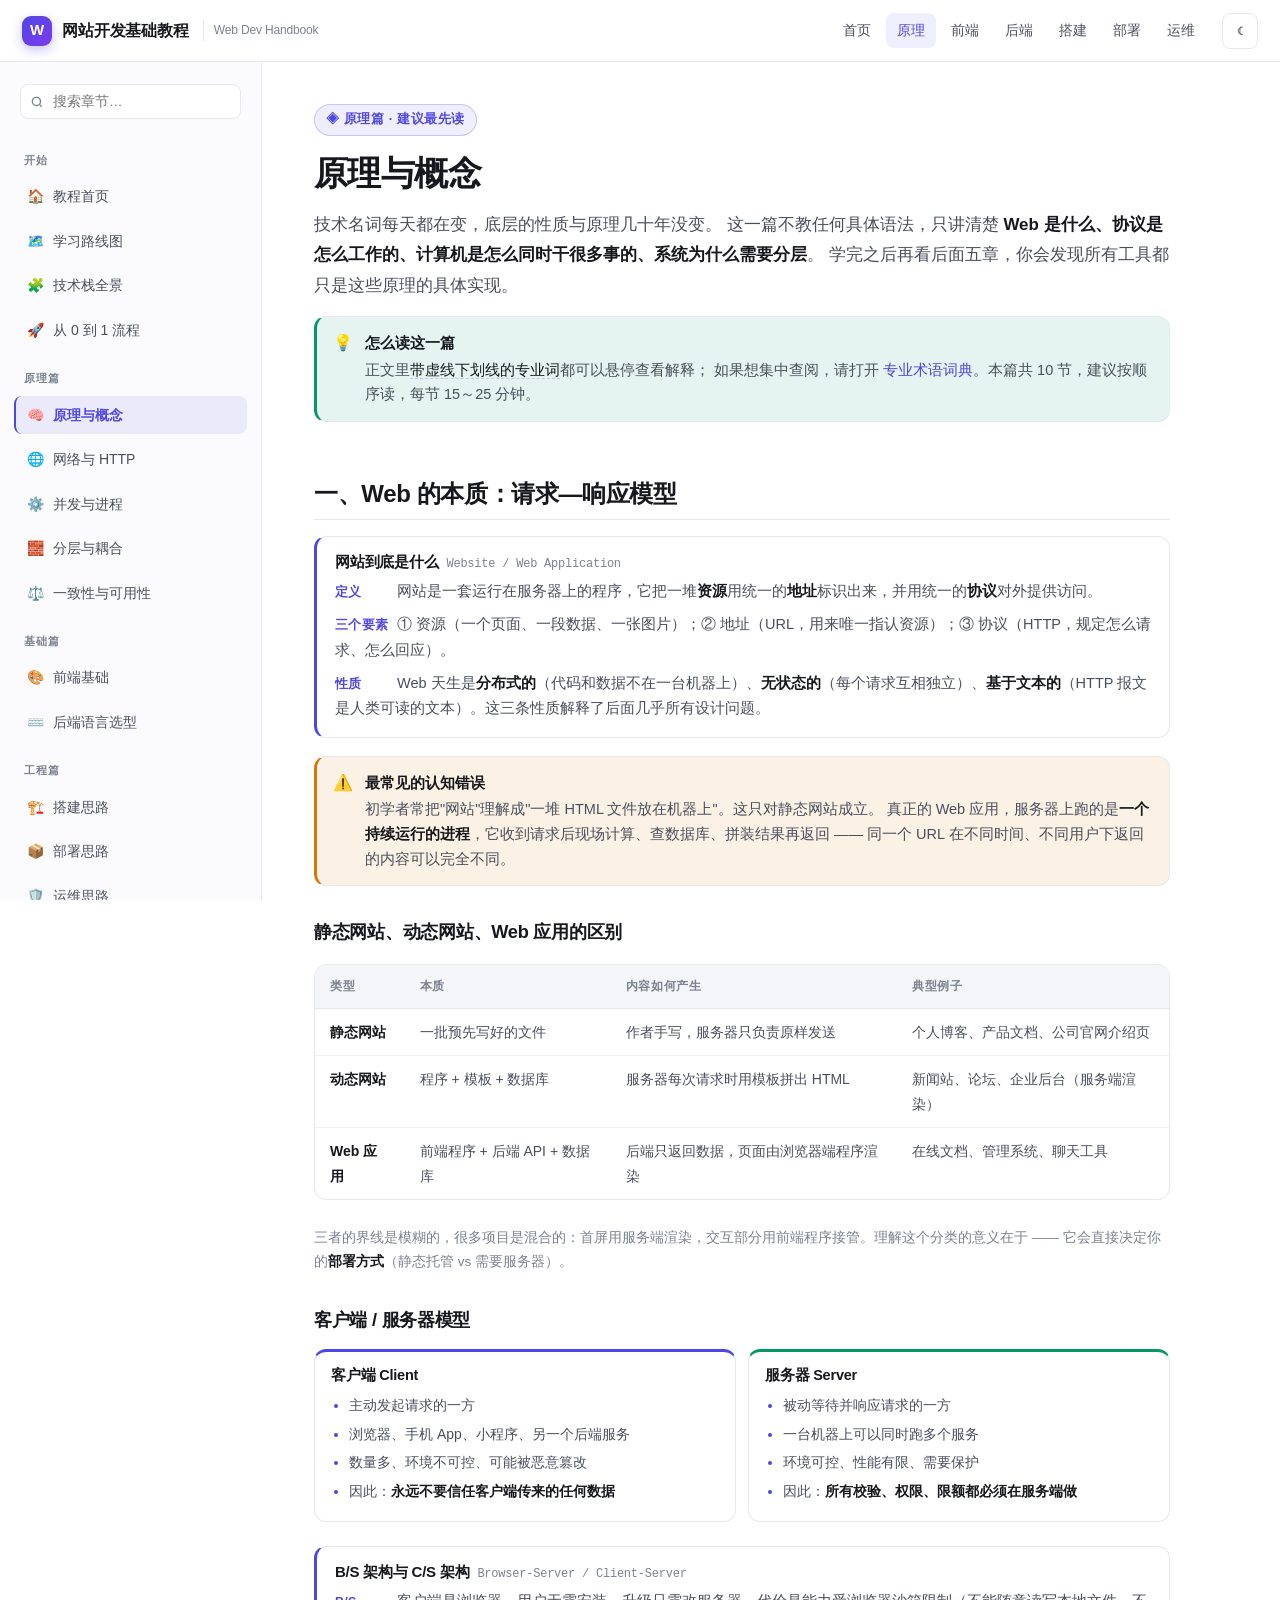
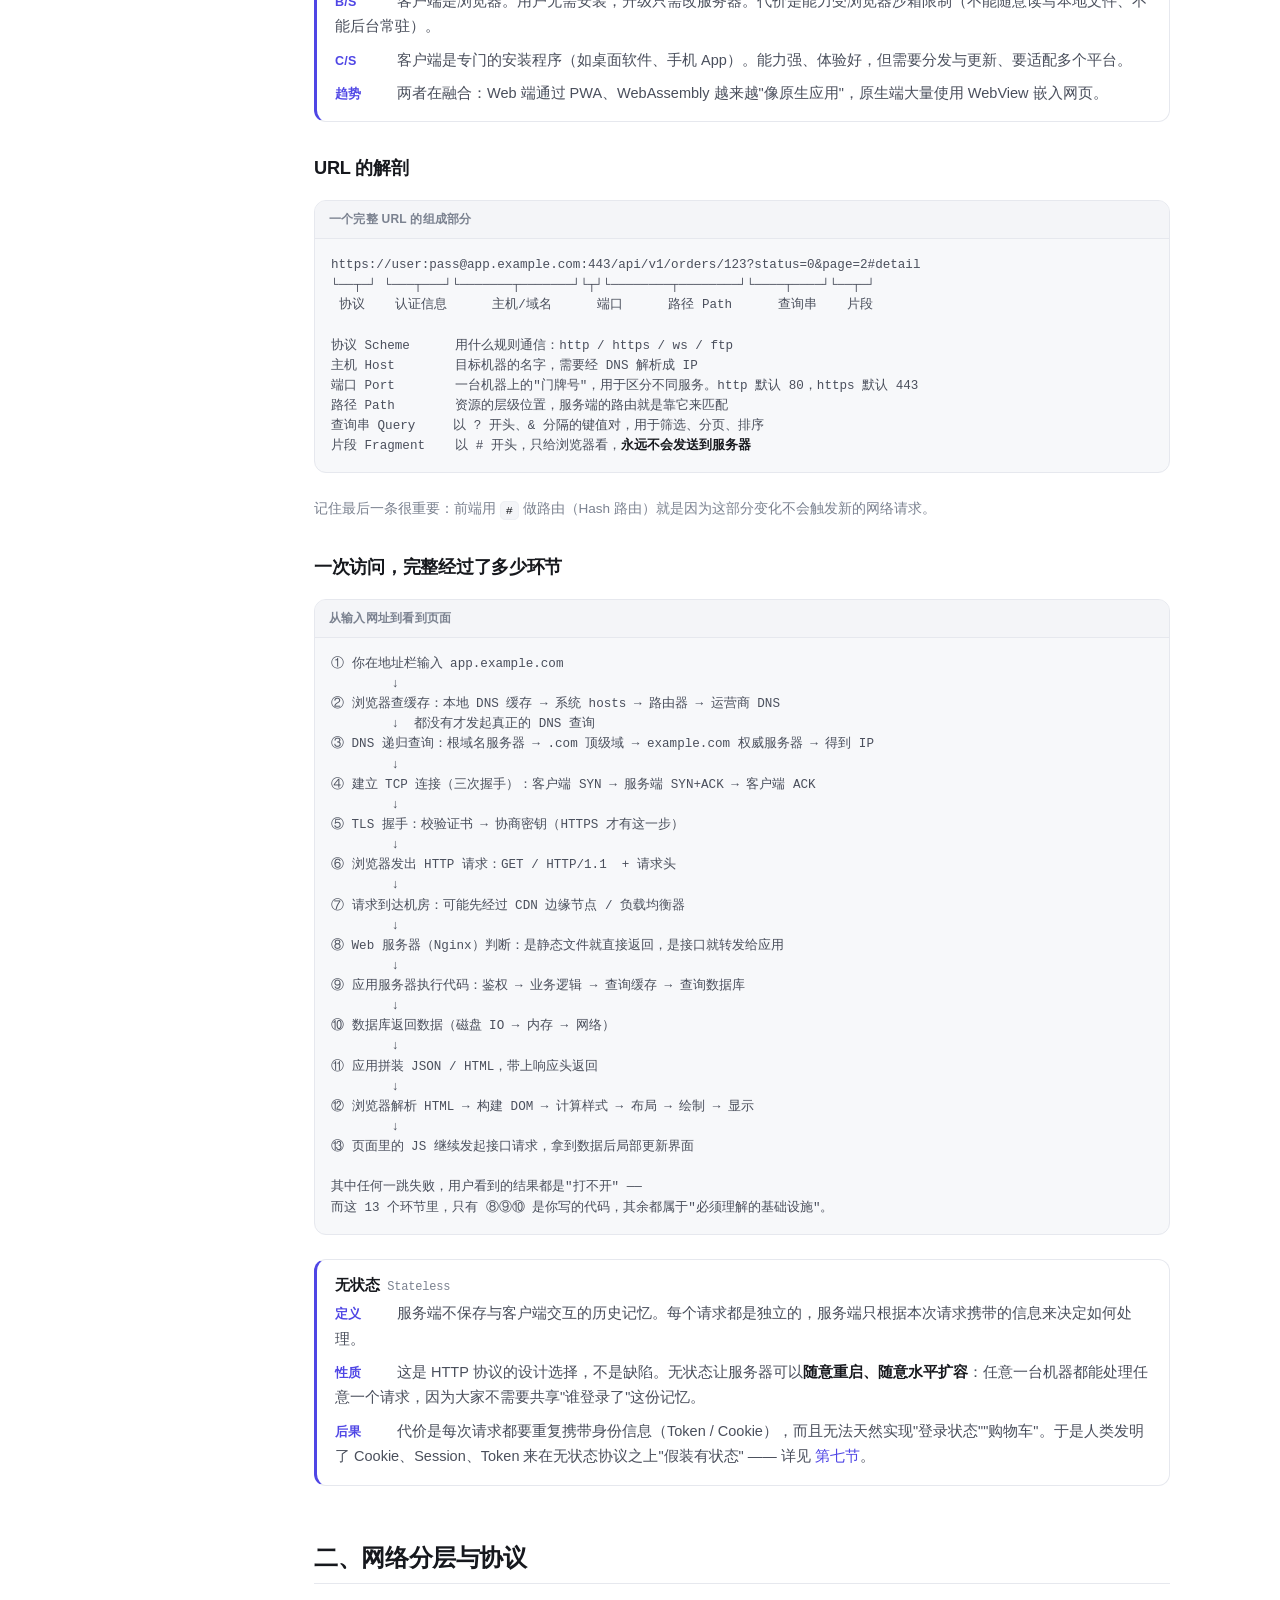
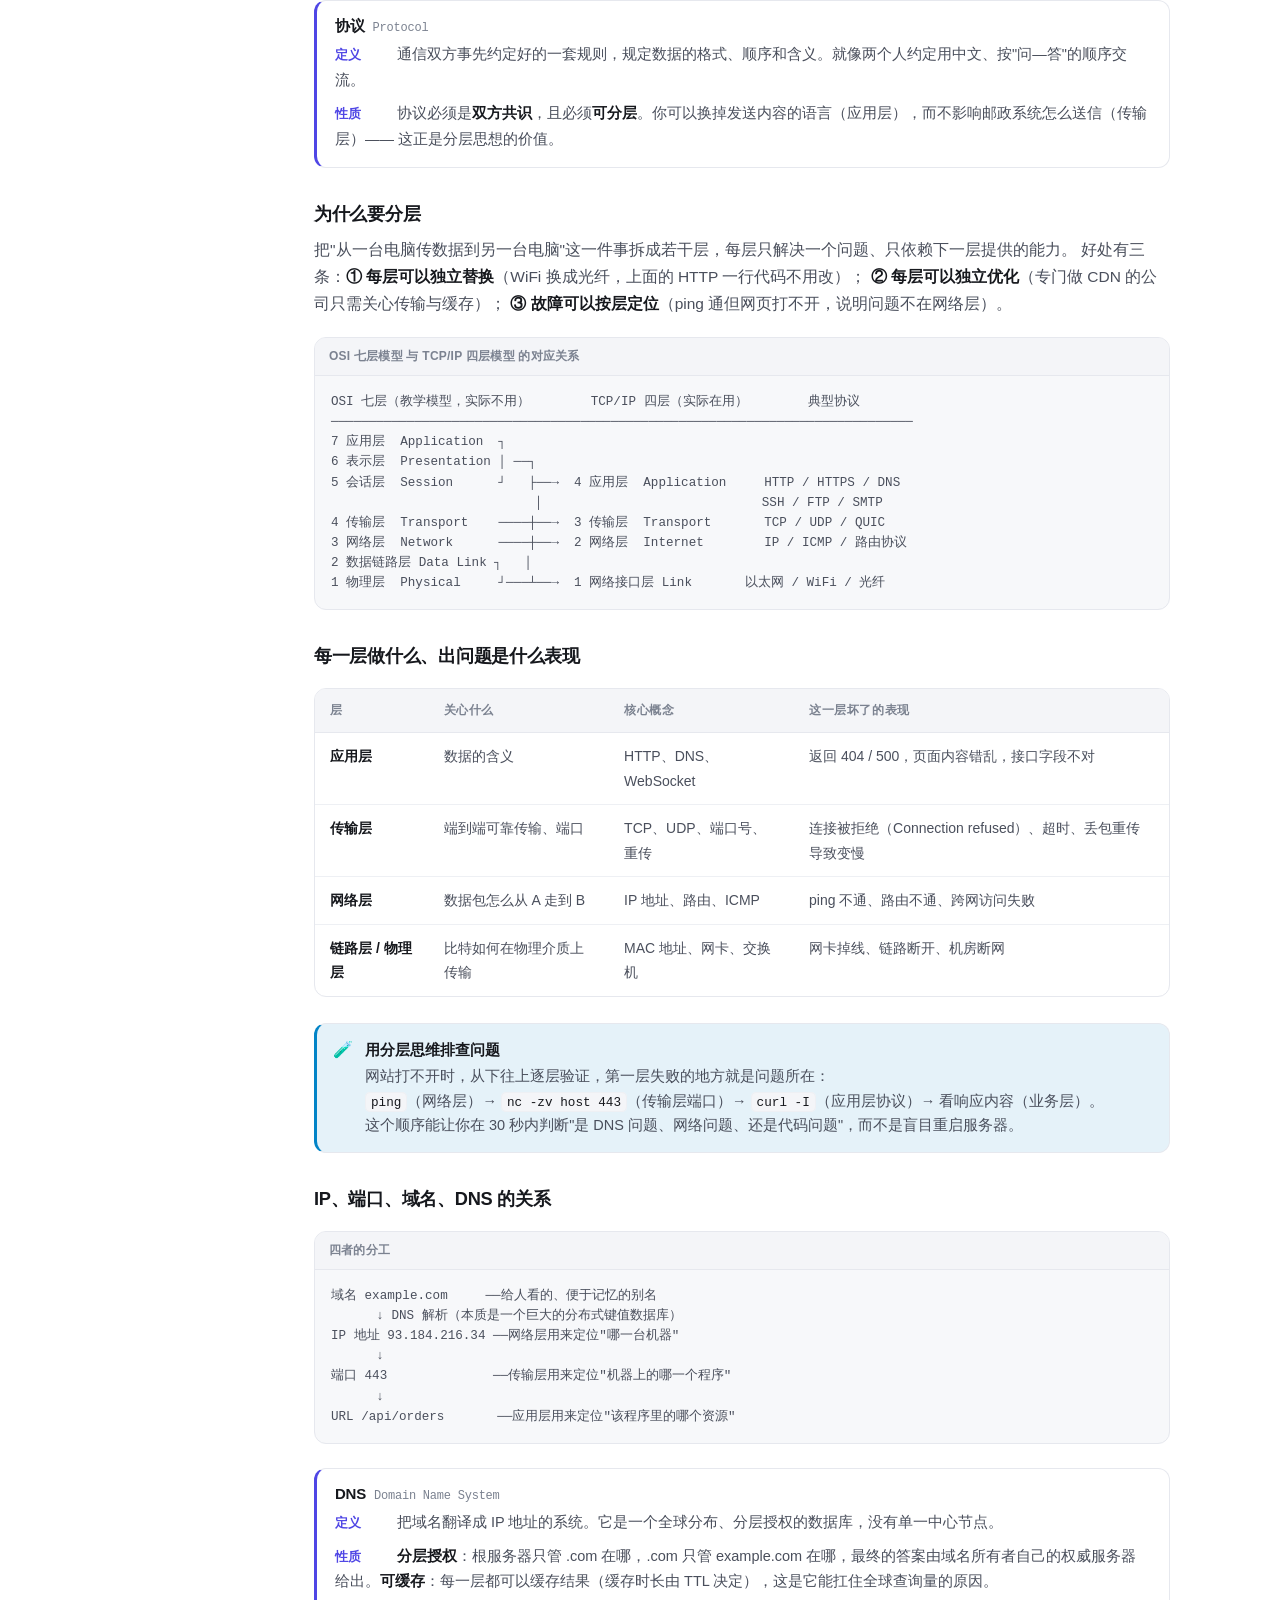
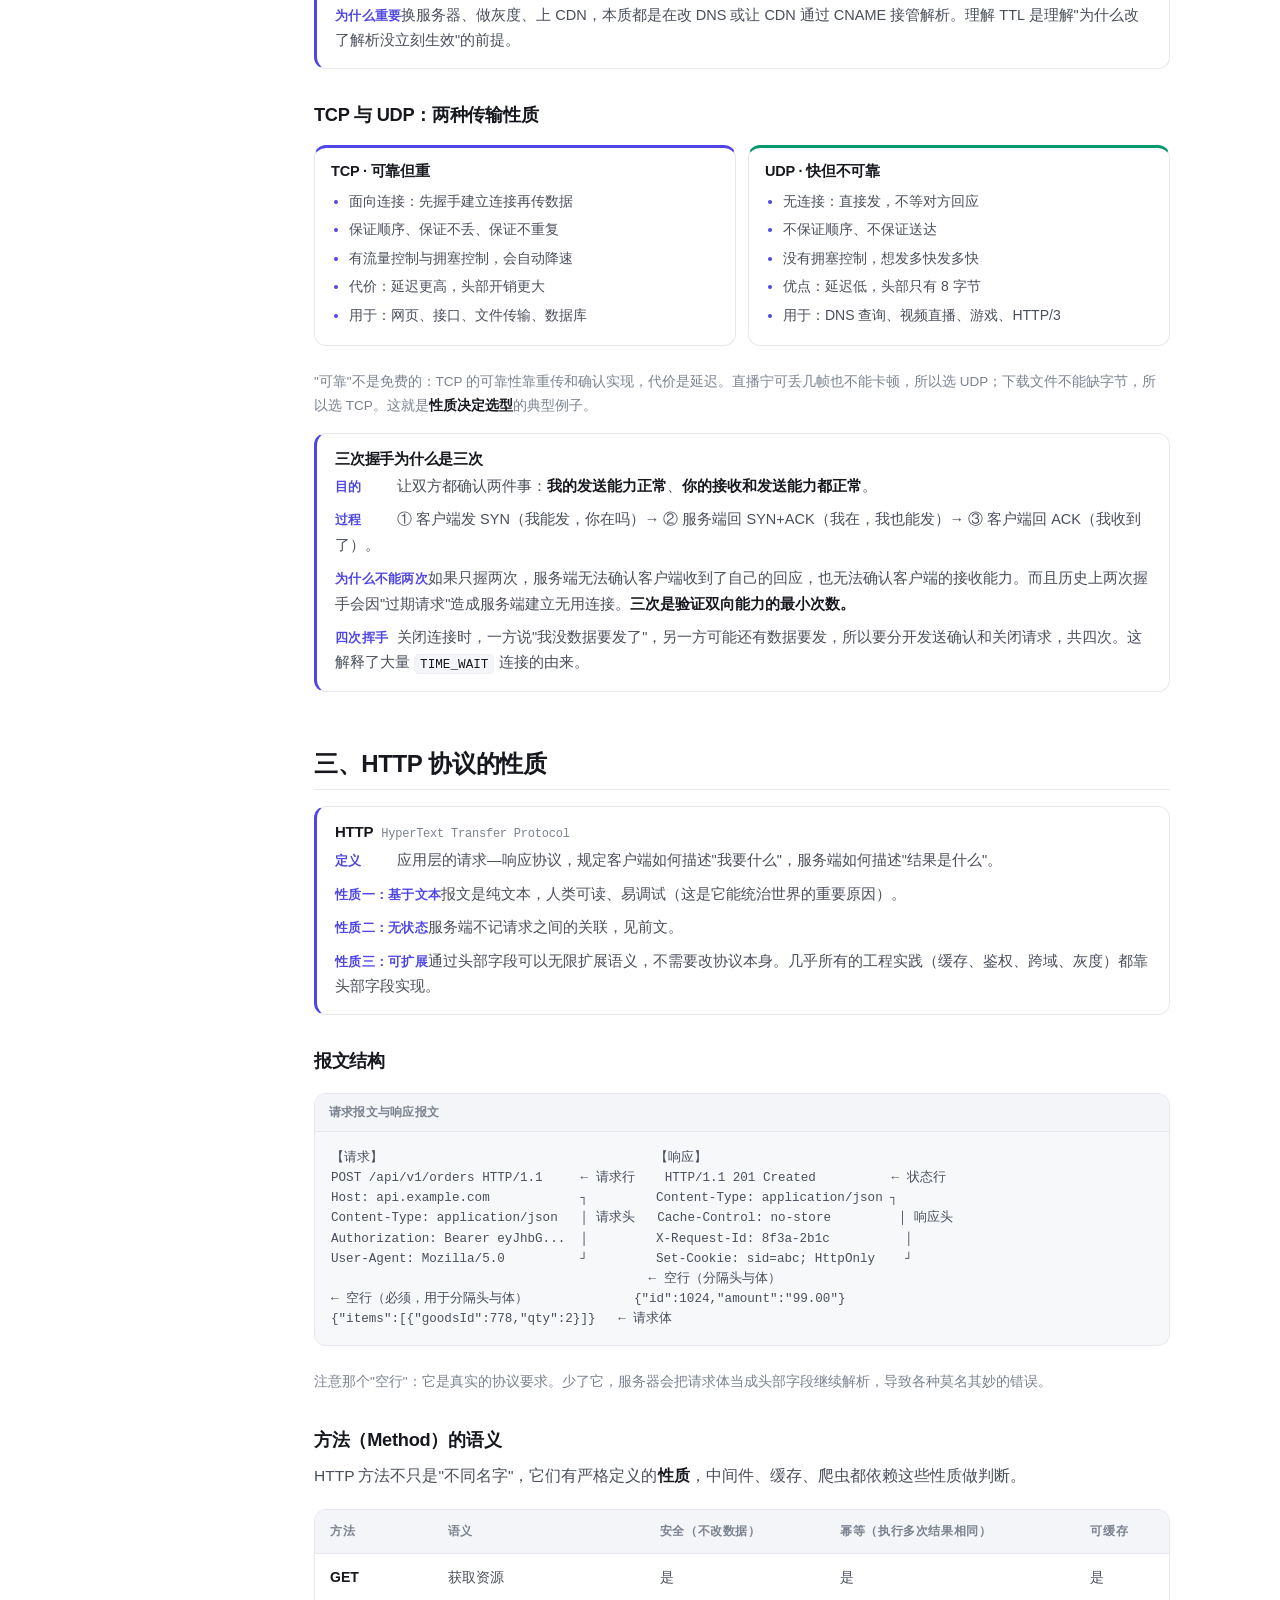
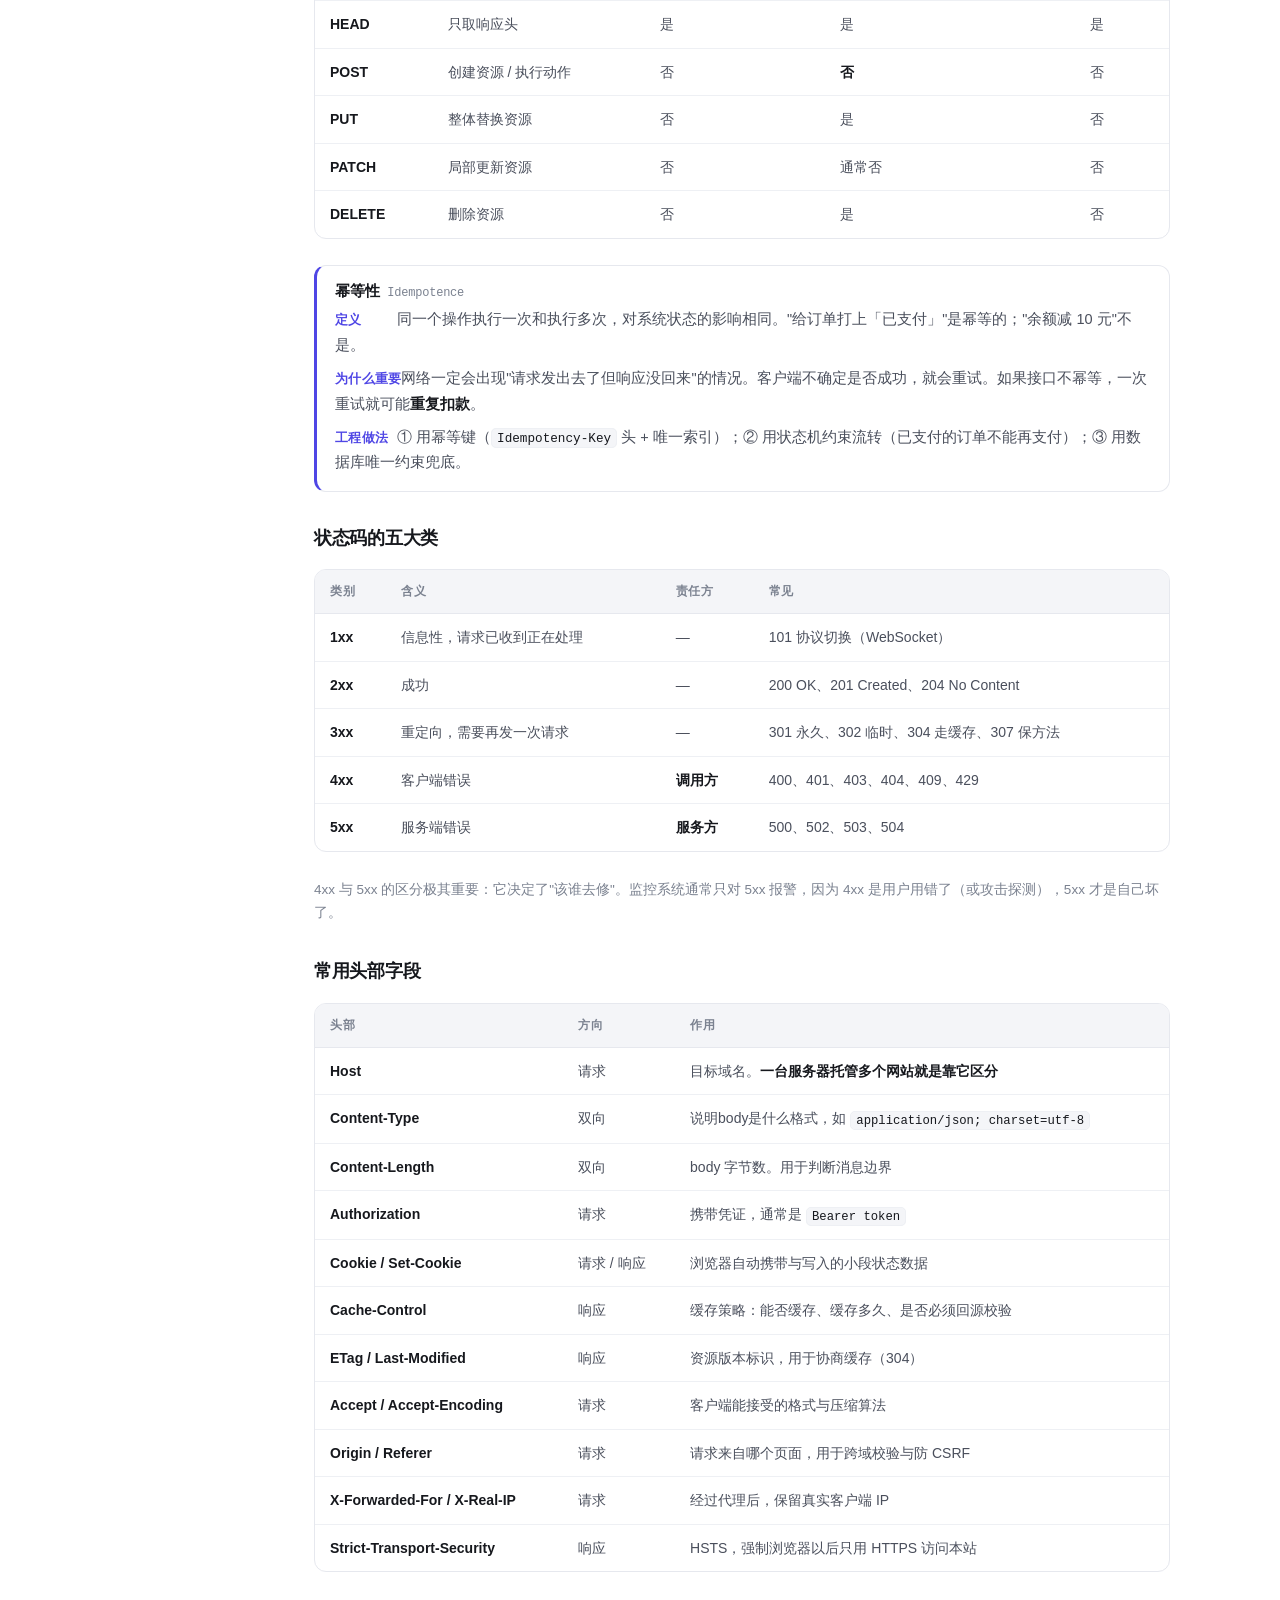
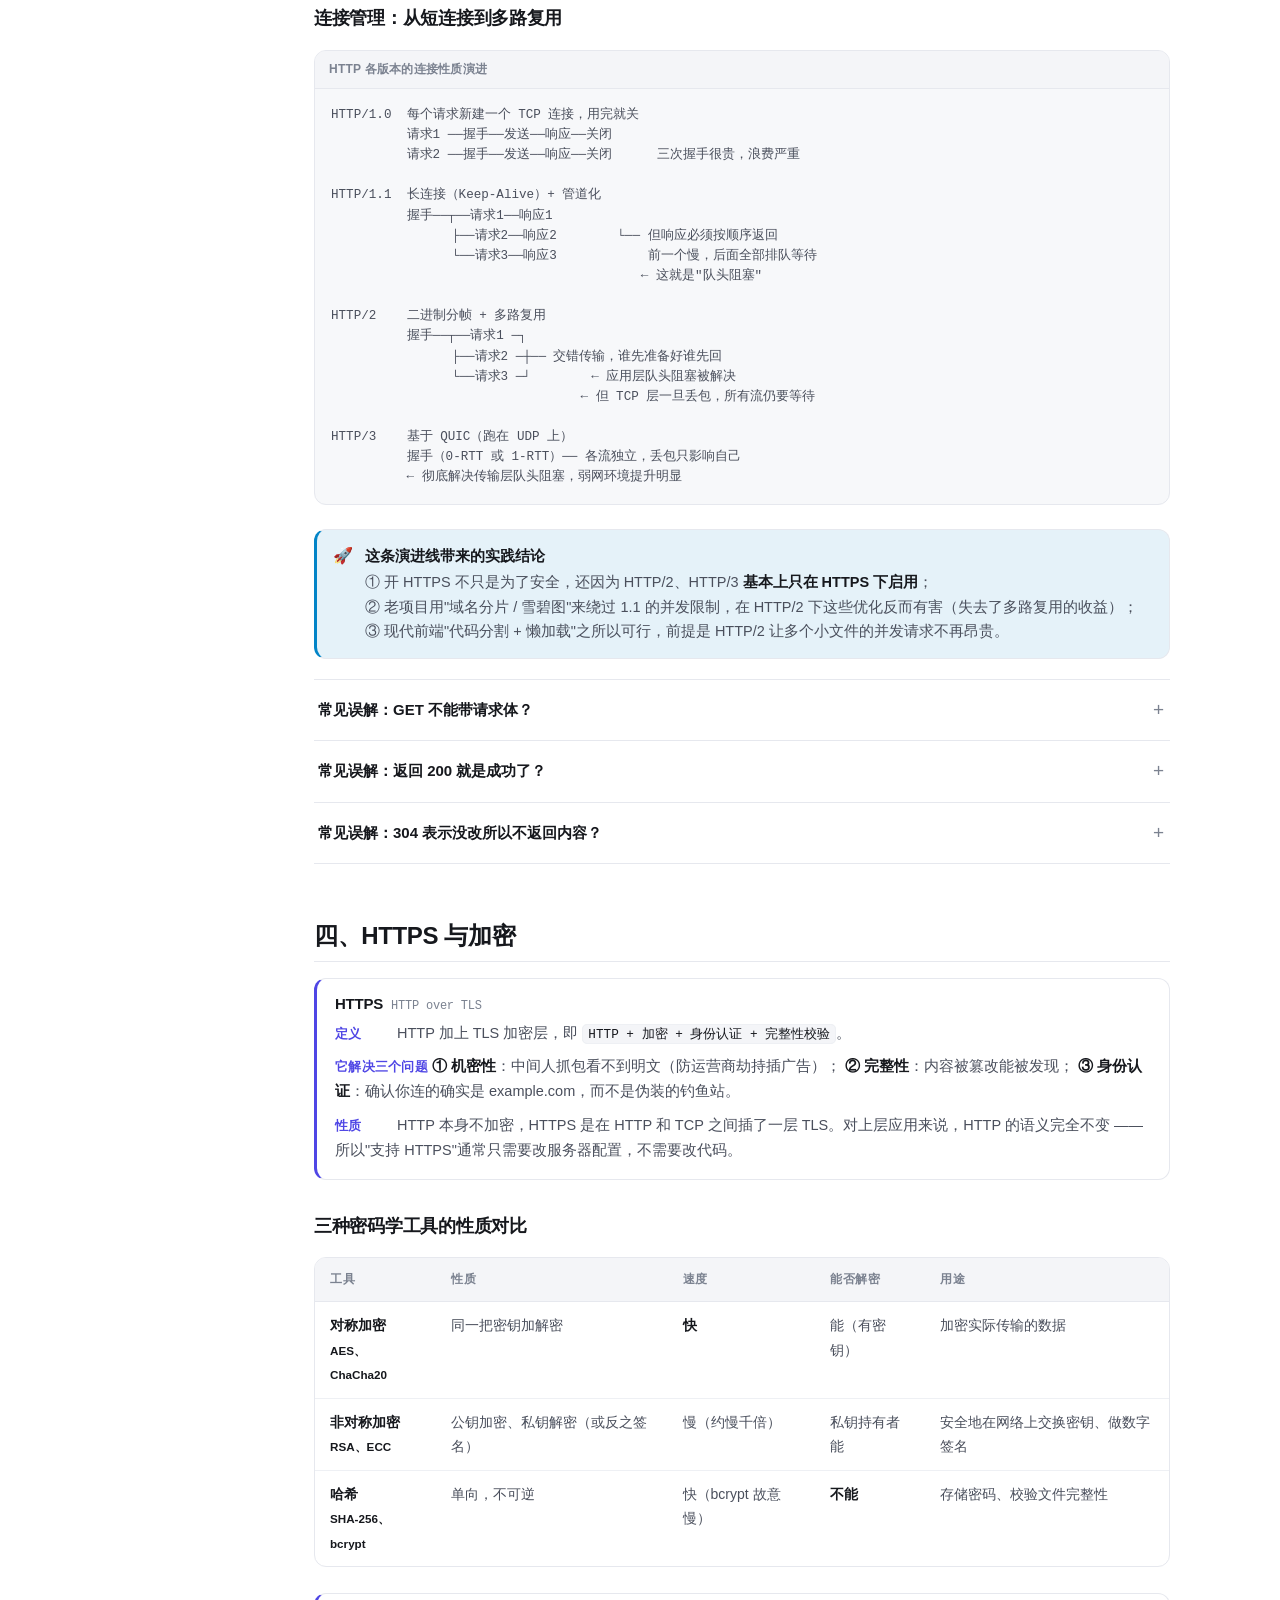
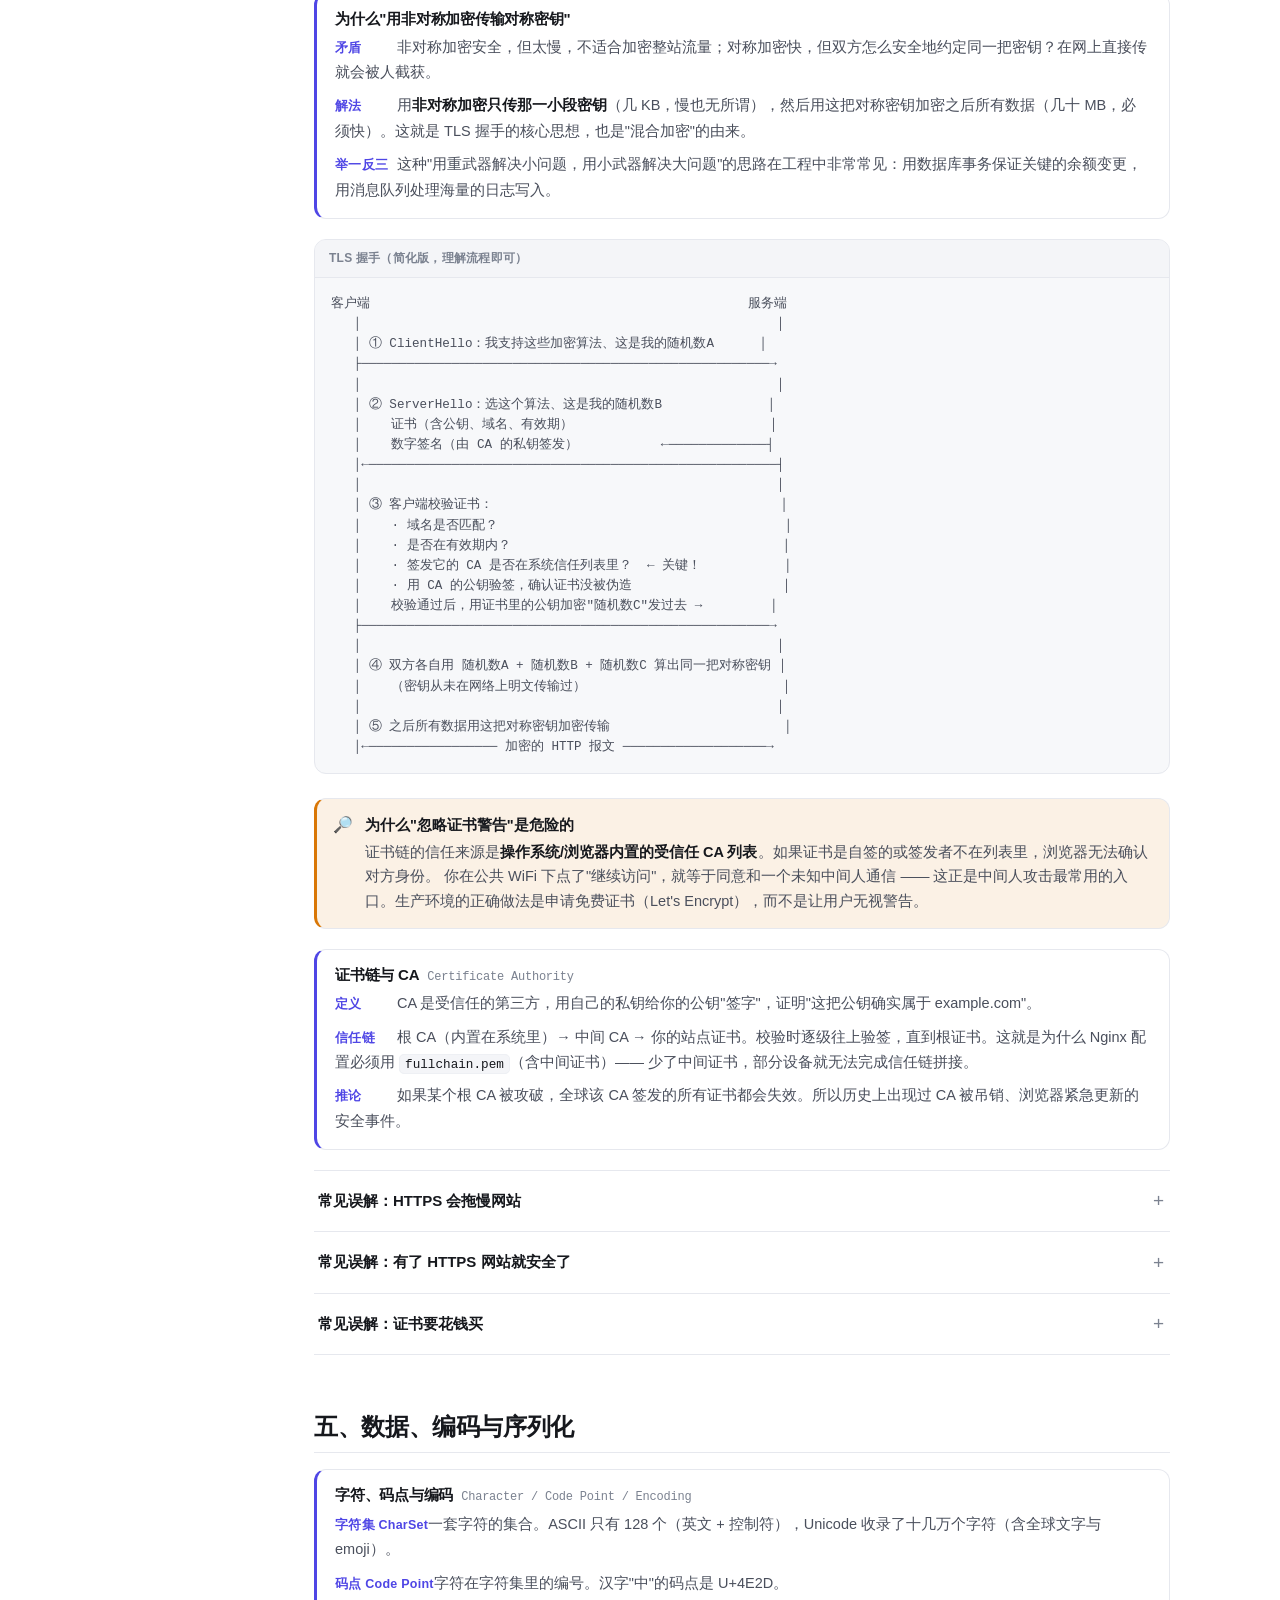
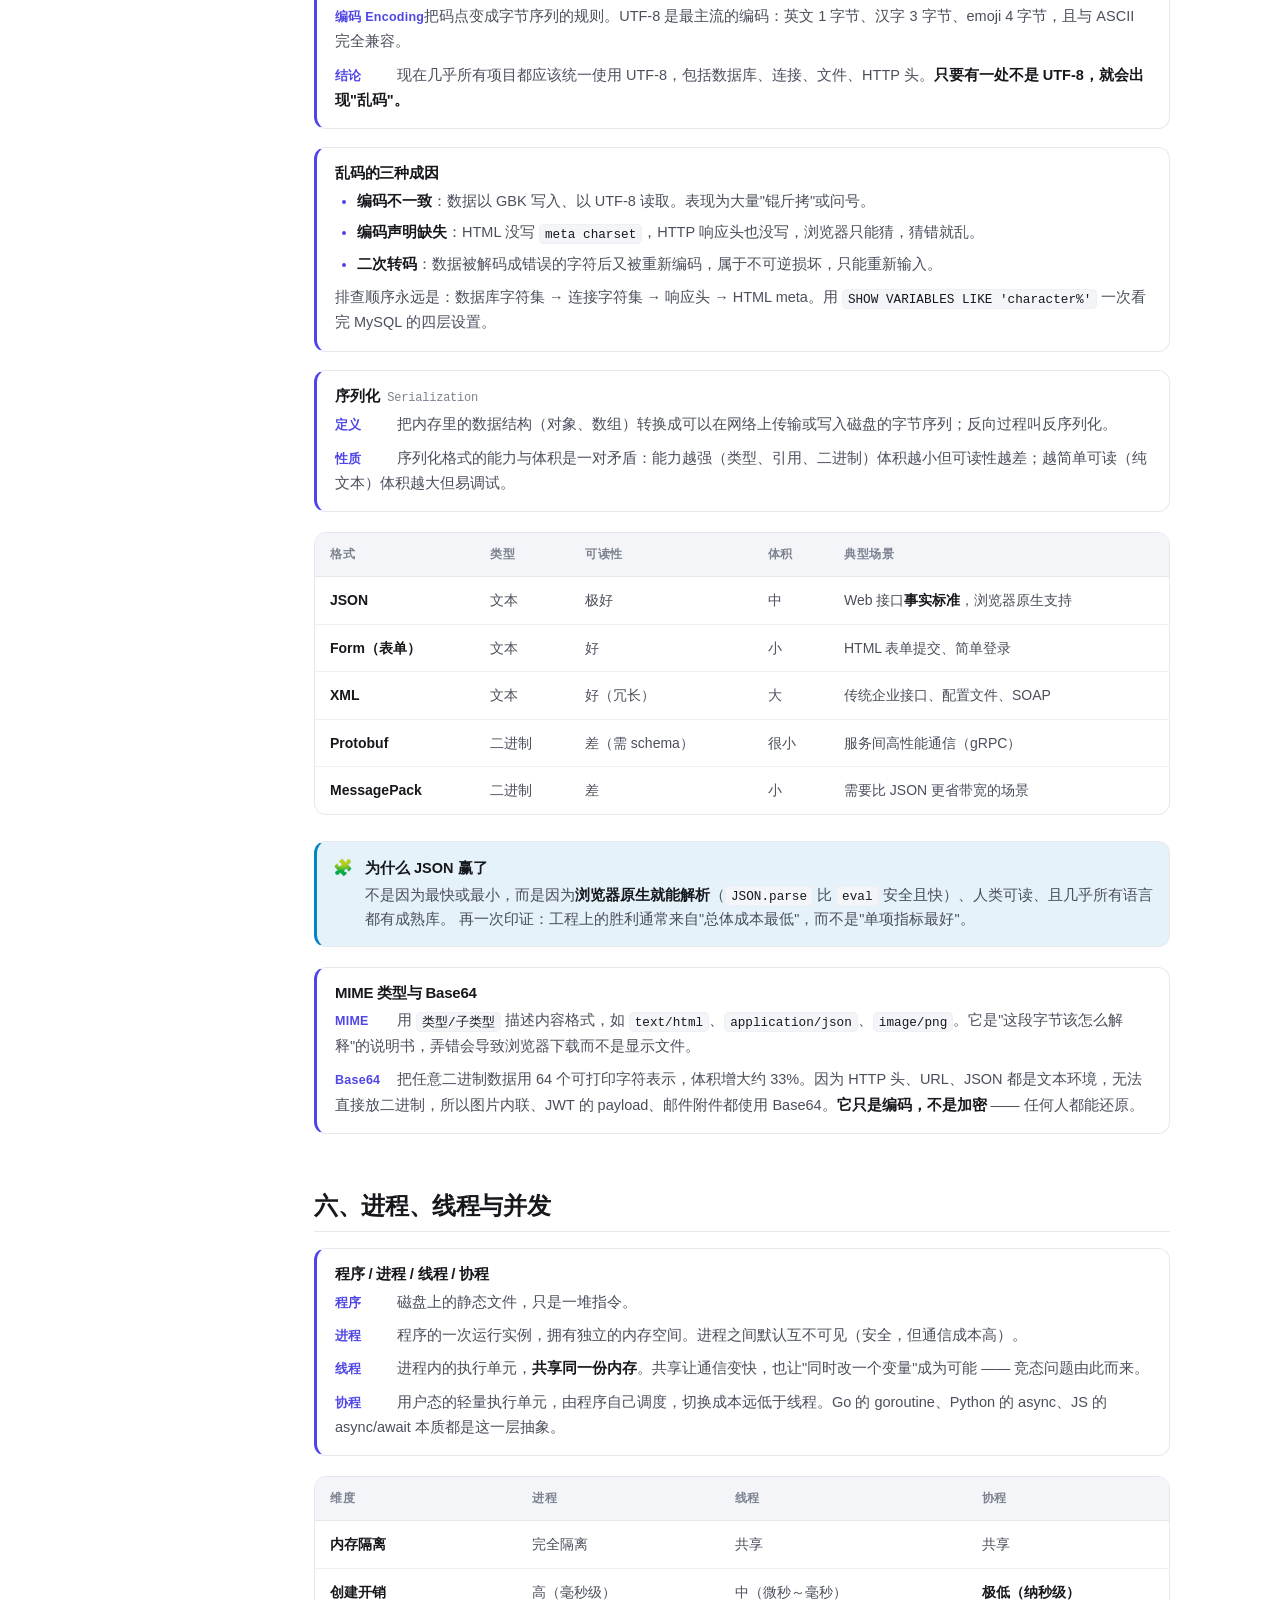
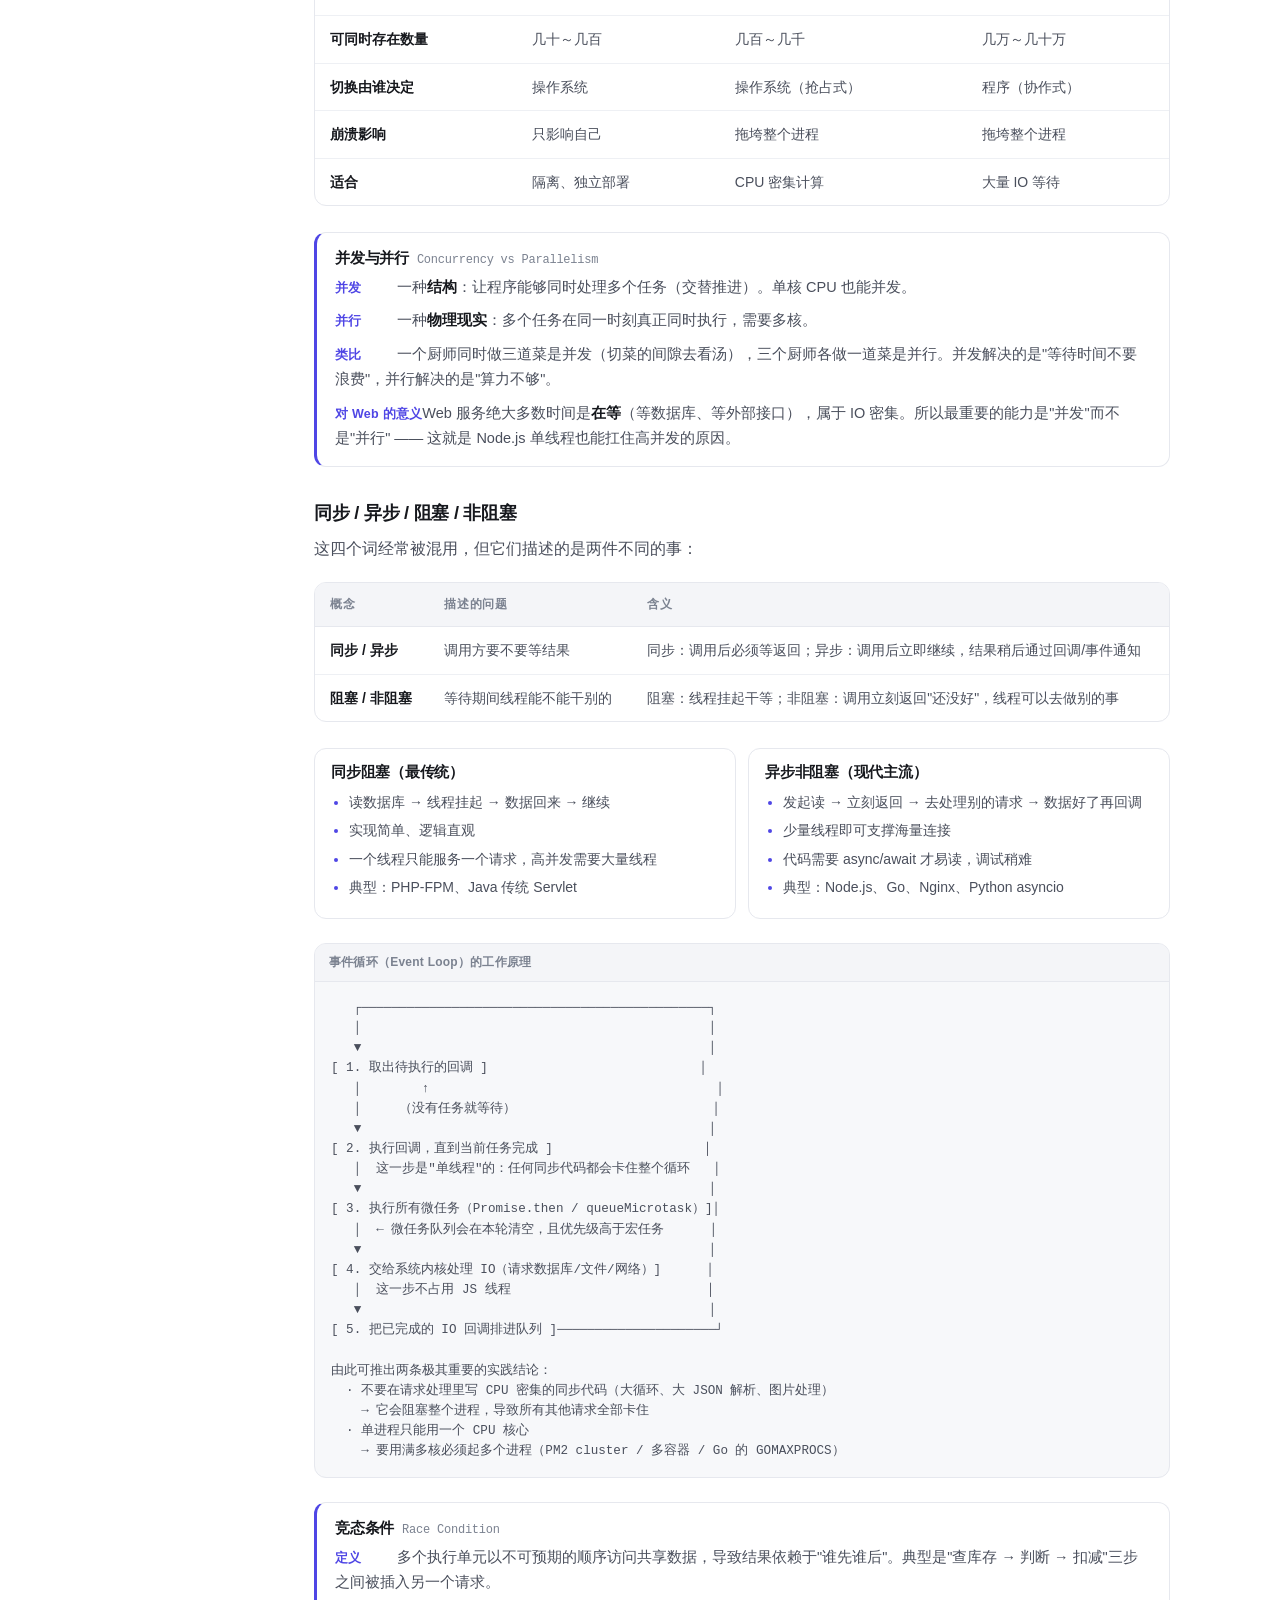
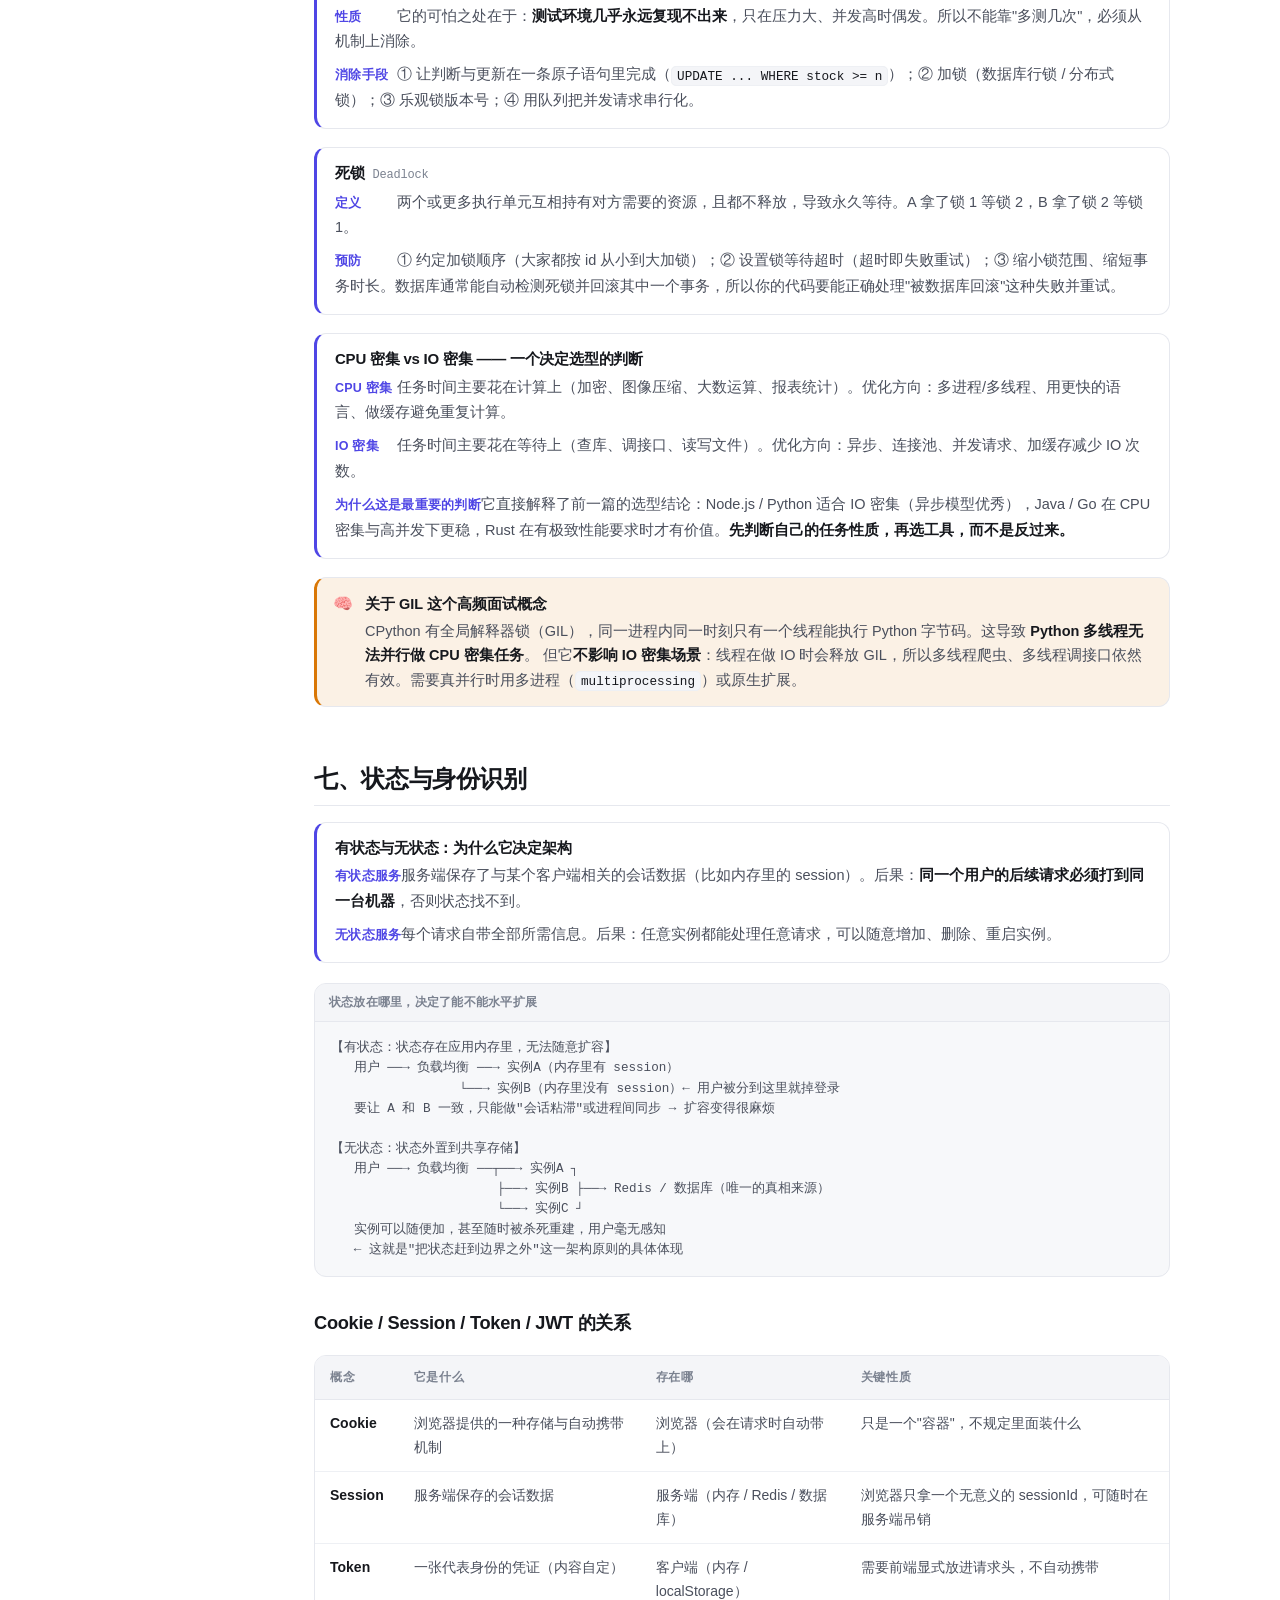
<file: pages/concepts.html>
<!DOCTYPE html>
<html lang="zh-CN" data-theme="light">
<head>
<meta charset="UTF-8">
<meta name="viewport" content="width=device-width, initial-scale=1.0">
<title>原理与概念 · 网站开发基础教程</title>
<meta name="description" content="Web 开发最基础的概念与原理：请求响应模型、网络分层、HTTP 协议性质、HTTPS 加密、编码与序列化、进程线程并发、状态与身份、渲染模式、分层与耦合、CAP 与一致性。">
<link rel="stylesheet" href="../assets/css/style.css">
</head>
<body data-root="../">
<div id="progress"></div>

<header class="topbar">
  <button class="topbar__burger" type="button" aria-label="打开导航">☰</button>
  <a class="brand" href="../index.html">
    <span class="brand__logo">W</span>
    <span>网站开发基础教程</span>
    <span class="brand__sub">Web Dev Handbook</span>
  </a>
  <div class="topbar__spacer"></div>
  <nav class="topbar__nav">
    <a href="../index.html">首页</a>
    <a class="is-active" href="concepts.html">原理</a>
    <a href="frontend.html">前端</a>
    <a href="languages.html">后端</a>
    <a href="architecture.html">搭建</a>
    <a href="deployment.html">部署</a>
    <a href="ops.html">运维</a>
  </nav>
  <button class="icon-btn" id="themeBtn" type="button" aria-label="切换主题">☾</button>
</header>

<div class="layout">
  <aside class="sidebar" aria-label="章节导航"></aside>

  <main class="content">
    <span class="eyebrow">◈ 原理篇 · 建议最先读</span>
    <h1>原理与概念</h1>
    <p class="lede">
      技术名词每天都在变，底层的性质与原理几十年没变。
      这一篇不教任何具体语法，只讲清楚 <b>Web 是什么、协议是怎么工作的、计算机是怎么同时干很多事的、系统为什么需要分层</b>。
      学完之后再看后面五章，你会发现所有工具都只是这些原理的具体实现。
    </p>

    <div class="callout callout--tip">
      <span class="callout__ico">💡</span>
      <div>
        <strong>怎么读这一篇</strong>
        <p>正文里<span class="term" data-def="像这样带虚线下划线的词，鼠标悬停或点一下就能看到一句话解释。全站共覆盖上百个专业名词。">带虚线下划线的专业词</span>都可以悬停查看解释；
        如果想集中查阅，请打开 <a href="glossary.html">专业术语词典</a>。本篇共 10 节，建议按顺序读，每节 15～25 分钟。</p>
      </div>
    </div>

    <h2 id="web-model">一、Web 的本质：请求—响应模型</h2>

    <div class="concept">
      <h3 class="concept__t">网站到底是什么<em>Website / Web Application</em></h3>
      <p><span class="label">定义</span>网站是一套运行在服务器上的程序，它把一堆<b>资源</b>用统一的<b>地址</b>标识出来，并用统一的<b>协议</b>对外提供访问。</p>
      <p><span class="label">三个要素</span>① 资源（一个页面、一段数据、一张图片）；② 地址（URL，用来唯一指认资源）；③ 协议（HTTP，规定怎么请求、怎么回应）。</p>
      <p><span class="label">性质</span>Web 天生是<b>分布式的</b>（代码和数据不在一台机器上）、<b>无状态的</b>（每个请求互相独立）、<b>基于文本的</b>（HTTP 报文是人类可读的文本）。这三条性质解释了后面几乎所有设计问题。</p>
    </div>

    <div class="callout callout--warn">
      <span class="callout__ico">⚠️</span>
      <div>
        <strong>最常见的认知错误</strong>
        <p>初学者常把"网站"理解成"一堆 HTML 文件放在机器上"。这只对静态网站成立。
        真正的 Web 应用，服务器上跑的是<b>一个持续运行的进程</b>，它收到请求后现场计算、查数据库、拼装结果再返回 —— 同一个 URL 在不同时间、不同用户下返回的内容可以完全不同。</p>
      </div>
    </div>

    <h3>静态网站、动态网站、Web 应用的区别</h3>
    <div class="table-wrap">
      <table class="table-key">
        <thead><tr><th>类型</th><th>本质</th><th>内容如何产生</th><th>典型例子</th></tr></thead>
        <tbody>
          <tr><td>静态网站</td><td>一批预先写好的文件</td><td>作者手写，服务器只负责原样发送</td><td>个人博客、产品文档、公司官网介绍页</td></tr>
          <tr><td>动态网站</td><td>程序 + 模板 + 数据库</td><td>服务器每次请求时用模板拼出 HTML</td><td>新闻站、论坛、企业后台（服务端渲染）</td></tr>
          <tr><td>Web 应用</td><td>前端程序 + 后端 API + 数据库</td><td>后端只返回数据，页面由浏览器端程序渲染</td><td>在线文档、管理系统、聊天工具</td></tr>
        </tbody>
      </table>
    </div>
    <p class="muted">三者的界线是模糊的，很多项目是混合的：首屏用服务端渲染，交互部分用前端程序接管。理解这个分类的意义在于 —— 它会直接决定你的<b>部署方式</b>（静态托管 vs 需要服务器）。</p>

    <h3>客户端 / 服务器模型</h3>
    <div class="compare">
      <div class="side-a">
        <h4>客户端 Client</h4>
        <ul>
          <li>主动发起请求的一方</li>
          <li>浏览器、手机 App、小程序、另一个后端服务</li>
          <li>数量多、环境不可控、可能被恶意篡改</li>
          <li>因此：<b>永远不要信任客户端传来的任何数据</b></li>
        </ul>
      </div>
      <div class="side-b">
        <h4>服务器 Server</h4>
        <ul>
          <li>被动等待并响应请求的一方</li>
          <li>一台机器上可以同时跑多个服务</li>
          <li>环境可控、性能有限、需要保护</li>
          <li>因此：<b>所有校验、权限、限额都必须在服务端做</b></li>
        </ul>
      </div>
    </div>

    <div class="concept">
      <h3 class="concept__t">B/S 架构与 C/S 架构<em>Browser-Server / Client-Server</em></h3>
      <p><span class="label">B/S</span>客户端是浏览器。用户无需安装，升级只需改服务器。代价是能力受浏览器沙箱限制（不能随意读写本地文件、不能后台常驻）。</p>
      <p><span class="label">C/S</span>客户端是专门的安装程序（如桌面软件、手机 App）。能力强、体验好，但需要分发与更新、要适配多个平台。</p>
      <p><span class="label">趋势</span>两者在融合：Web 端通过 PWA、WebAssembly 越来越"像原生应用"，原生端大量使用 WebView 嵌入网页。</p>
    </div>

    <h3>URL 的解剖</h3>
    <div class="diagram">
      <div class="diagram__cap">一个完整 URL 的组成部分</div>
      <pre>https://user:pass@app.example.com:443/api/v1/orders/123?status=0&amp;page=2#detail
└──┬─┘ └───┬───┘└───────┬───────┘└┬┘└────────┬────────┘└────┬────┘└──┬─┘
 协议    认证信息      主机/域名      端口      路径 Path      查询串    片段

协议 Scheme      用什么规则通信：http / https / ws / ftp
主机 Host        目标机器的名字，需要经 DNS 解析成 IP
端口 Port        一台机器上的"门牌号"，用于区分不同服务。http 默认 80，https 默认 443
路径 Path        资源的层级位置，服务端的路由就是靠它来匹配
查询串 Query     以 ? 开头、&amp; 分隔的键值对，用于筛选、分页、排序
片段 Fragment    以 # 开头，只给浏览器看，<b>永远不会发送到服务器</b></pre>
    </div>
    <p class="muted">记住最后一条很重要：前端用 <code>#</code> 做路由（Hash 路由）就是因为这部分变化不会触发新的网络请求。</p>

    <h3>一次访问，完整经过了多少环节</h3>
    <div class="diagram">
      <div class="diagram__cap">从输入网址到看到页面</div>
      <pre>① 你在地址栏输入 app.example.com
        ↓
② 浏览器查缓存：本地 DNS 缓存 → 系统 hosts → 路由器 → 运营商 DNS
        ↓  都没有才发起真正的 DNS 查询
③ DNS 递归查询：根域名服务器 → .com 顶级域 → example.com 权威服务器 → 得到 IP
        ↓
④ 建立 TCP 连接（三次握手）：客户端 SYN → 服务端 SYN+ACK → 客户端 ACK
        ↓
⑤ TLS 握手：校验证书 → 协商密钥（HTTPS 才有这一步）
        ↓
⑥ 浏览器发出 HTTP 请求：GET / HTTP/1.1  + 请求头
        ↓
⑦ 请求到达机房：可能先经过 CDN 边缘节点 / 负载均衡器
        ↓
⑧ Web 服务器（Nginx）判断：是静态文件就直接返回，是接口就转发给应用
        ↓
⑨ 应用服务器执行代码：鉴权 → 业务逻辑 → 查询缓存 → 查询数据库
        ↓
⑩ 数据库返回数据（磁盘 IO → 内存 → 网络）
        ↓
⑪ 应用拼装 JSON / HTML，带上响应头返回
        ↓
⑫ 浏览器解析 HTML → 构建 DOM → 计算样式 → 布局 → 绘制 → 显示
        ↓
⑬ 页面里的 JS 继续发起接口请求，拿到数据后局部更新界面

其中任何一跳失败，用户看到的结果都是"打不开" ——
而这 13 个环节里，只有 ⑧⑨⑩ 是你写的代码，其余都属于"必须理解的基础设施"。</pre>
    </div>

    <div class="concept">
      <h3 class="concept__t">无状态<em>Stateless</em></h3>
      <p><span class="label">定义</span>服务端不保存与客户端交互的历史记忆。每个请求都是独立的，服务端只根据本次请求携带的信息来决定如何处理。</p>
      <p><span class="label">性质</span>这是 HTTP 协议的设计选择，不是缺陷。无状态让服务器可以<b>随意重启、随意水平扩容</b>：任意一台机器都能处理任意一个请求，因为大家不需要共享"谁登录了"这份记忆。</p>
      <p><span class="label">后果</span>代价是每次请求都要重复携带身份信息（Token / Cookie），而且无法天然实现"登录状态""购物车"。于是人类发明了 Cookie、Session、Token 来在无状态协议之上"假装有状态" —— 详见 <a href="#state">第七节</a>。</p>
    </div>

    <h2 id="network">二、网络分层与协议</h2>

    <div class="concept">
      <h3 class="concept__t">协议<em>Protocol</em></h3>
      <p><span class="label">定义</span>通信双方事先约定好的一套规则，规定数据的格式、顺序和含义。就像两个人约定用中文、按"问—答"的顺序交流。</p>
      <p><span class="label">性质</span>协议必须是<b>双方共识</b>，且必须<b>可分层</b>。你可以换掉发送内容的语言（应用层），而不影响邮政系统怎么送信（传输层）—— 这正是分层思想的价值。</p>
    </div>

    <h3>为什么要分层</h3>
    <p>
      把"从一台电脑传数据到另一台电脑"这一件事拆成若干层，每层只解决一个问题、只依赖下一层提供的能力。
      好处有三条：<b>① 每层可以独立替换</b>（WiFi 换成光纤，上面的 HTTP 一行代码不用改）；
      <b>② 每层可以独立优化</b>（专门做 CDN 的公司只需关心传输与缓存）；
      <b>③ 故障可以按层定位</b>（ping 通但网页打不开，说明问题不在网络层）。
    </p>

    <div class="diagram">
      <div class="diagram__cap">OSI 七层模型 与 TCP/IP 四层模型 的对应关系</div>
      <pre>OSI 七层（教学模型，实际不用）        TCP/IP 四层（实际在用）        典型协议
─────────────────────────────────────────────────────────────────────────────
7 应用层  Application  ┐
6 表示层  Presentation │ ──┐
5 会话层  Session      ┘   ├──→  4 应用层  Application     HTTP / HTTPS / DNS
                           │                             SSH / FTP / SMTP
4 传输层  Transport    ────┼──→  3 传输层  Transport       TCP / UDP / QUIC
3 网络层  Network      ────┼──→  2 网络层  Internet        IP / ICMP / 路由协议
2 数据链路层 Data Link ┐   │
1 物理层  Physical     ┘───┴──→  1 网络接口层 Link       以太网 / WiFi / 光纤</pre>
    </div>

    <h3>每一层做什么、出问题是什么表现</h3>
    <div class="table-wrap">
      <table class="table-key">
        <thead><tr><th>层</th><th>关心什么</th><th>核心概念</th><th>这一层坏了的表现</th></tr></thead>
        <tbody>
          <tr><td>应用层</td><td>数据的含义</td><td>HTTP、DNS、WebSocket</td><td>返回 404 / 500，页面内容错乱，接口字段不对</td></tr>
          <tr><td>传输层</td><td>端到端可靠传输、端口</td><td>TCP、UDP、端口号、重传</td><td>连接被拒绝（Connection refused）、超时、丢包重传导致变慢</td></tr>
          <tr><td>网络层</td><td>数据包怎么从 A 走到 B</td><td>IP 地址、路由、ICMP</td><td>ping 不通、路由不通、跨网访问失败</td></tr>
          <tr><td>链路层 / 物理层</td><td>比特如何在物理介质上传输</td><td>MAC 地址、网卡、交换机</td><td>网卡掉线、链路断开、机房断网</td></tr>
        </tbody>
      </table>
    </div>

    <div class="callout callout--info">
      <span class="callout__ico">🧪</span>
      <div>
        <strong>用分层思维排查问题</strong>
        <p>网站打不开时，从下往上逐层验证，第一层失败的地方就是问题所在：<br>
        <code>ping</code>（网络层）→ <code>nc -zv host 443</code>（传输层端口）→ <code>curl -I</code>（应用层协议）→ 看响应内容（业务层）。<br>
        这个顺序能让你在 30 秒内判断"是 DNS 问题、网络问题、还是代码问题"，而不是盲目重启服务器。</p>
      </div>
    </div>

    <h3>IP、端口、域名、DNS 的关系</h3>
    <div class="diagram">
      <div class="diagram__cap">四者的分工</div>
      <pre>域名 example.com     ──给人看的、便于记忆的别名
      ↓ DNS 解析（本质是一个巨大的分布式键值数据库）
IP 地址 93.184.216.34 ──网络层用来定位"哪一台机器"
      ↓
端口 443              ──传输层用来定位"机器上的哪一个程序"
      ↓
URL /api/orders       ──应用层用来定位"该程序里的哪个资源"</pre>
    </div>

    <div class="concept">
      <h3 class="concept__t">DNS<em>Domain Name System</em></h3>
      <p><span class="label">定义</span>把域名翻译成 IP 地址的系统。它是一个全球分布、分层授权的数据库，没有单一中心节点。</p>
      <p><span class="label">性质</span><b>分层授权</b>：根服务器只管 .com 在哪，.com 只管 example.com 在哪，最终的答案由域名所有者自己的权威服务器给出。<b>可缓存</b>：每一层都可以缓存结果（缓存时长由 TTL 决定），这是它能扛住全球查询量的原因。</p>
      <p><span class="label">为什么重要</span>换服务器、做灰度、上 CDN，本质都是在改 DNS 或让 CDN 通过 CNAME 接管解析。理解 TTL 是理解"为什么改了解析没立刻生效"的前提。</p>
    </div>

    <h3>TCP 与 UDP：两种传输性质</h3>
    <div class="compare">
      <div class="side-a">
        <h4>TCP · 可靠但重</h4>
        <ul>
          <li>面向连接：先握手建立连接再传数据</li>
          <li>保证顺序、保证不丢、保证不重复</li>
          <li>有流量控制与拥塞控制，会自动降速</li>
          <li>代价：延迟更高，头部开销更大</li>
          <li>用于：网页、接口、文件传输、数据库</li>
        </ul>
      </div>
      <div class="side-b">
        <h4>UDP · 快但不可靠</h4>
        <ul>
          <li>无连接：直接发，不等对方回应</li>
          <li>不保证顺序、不保证送达</li>
          <li>没有拥塞控制，想发多快发多快</li>
          <li>优点：延迟低，头部只有 8 字节</li>
          <li>用于：DNS 查询、视频直播、游戏、HTTP/3</li>
        </ul>
      </div>
    </div>
    <p class="muted">"可靠"不是免费的：TCP 的可靠性靠重传和确认实现，代价是延迟。直播宁可丢几帧也不能卡顿，所以选 UDP；下载文件不能缺字节，所以选 TCP。这就是<b>性质决定选型</b>的典型例子。</p>

    <div class="concept">
      <h3 class="concept__t">三次握手为什么是三次</h3>
      <p><span class="label">目的</span>让双方都确认两件事：<b>我的发送能力正常</b>、<b>你的接收和发送能力都正常</b>。</p>
      <p><span class="label">过程</span>① 客户端发 SYN（我能发，你在吗）→ ② 服务端回 SYN+ACK（我在，我也能发）→ ③ 客户端回 ACK（我收到了）。</p>
      <p><span class="label">为什么不能两次</span>如果只握两次，服务端无法确认客户端收到了自己的回应，也无法确认客户端的接收能力。而且历史上两次握手会因"过期请求"造成服务端建立无用连接。<b>三次是验证双向能力的最小次数。</b></p>
      <p><span class="label">四次挥手</span>关闭连接时，一方说"我没数据要发了"，另一方可能还有数据要发，所以要分开发送确认和关闭请求，共四次。这解释了大量 <code>TIME_WAIT</code> 连接的由来。</p>
    </div>

    <h2 id="http">三、HTTP 协议的性质</h2>

    <div class="concept">
      <h3 class="concept__t">HTTP<em>HyperText Transfer Protocol</em></h3>
      <p><span class="label">定义</span>应用层的请求—响应协议，规定客户端如何描述"我要什么"，服务端如何描述"结果是什么"。</p>
      <p><span class="label">性质一：基于文本</span>报文是纯文本，人类可读、易调试（这是它能统治世界的重要原因）。</p>
      <p><span class="label">性质二：无状态</span>服务端不记请求之间的关联，见前文。</p>
      <p><span class="label">性质三：可扩展</span>通过头部字段可以无限扩展语义，不需要改协议本身。几乎所有的工程实践（缓存、鉴权、跨域、灰度）都靠头部字段实现。</p>
    </div>

    <h3>报文结构</h3>
    <div class="diagram">
      <div class="diagram__cap">请求报文与响应报文</div>
      <pre>【请求】                                    【响应】
POST /api/v1/orders HTTP/1.1     ← 请求行    HTTP/1.1 201 Created          ← 状态行
Host: api.example.com            ┐         Content-Type: application/json ┐
Content-Type: application/json   │ 请求头   Cache-Control: no-store         │ 响应头
Authorization: Bearer eyJhbG...  │         X-Request-Id: 8f3a-2b1c          │
User-Agent: Mozilla/5.0          ┘         Set-Cookie: sid=abc; HttpOnly    ┘
                                          ← 空行（分隔头与体）
← 空行（必须，用于分隔头与体）              {"id":1024,"amount":"99.00"}
{"items":[{"goodsId":778,"qty":2}]}   ← 请求体
</pre>
    </div>
    <p class="muted">注意那个"空行"：它是真实的协议要求。少了它，服务器会把请求体当成头部字段继续解析，导致各种莫名其妙的错误。</p>

    <h3>方法（Method）的语义</h3>
    <p>HTTP 方法不只是"不同名字"，它们有严格定义的<b>性质</b>，中间件、缓存、爬虫都依赖这些性质做判断。</p>
    <div class="table-wrap">
      <table class="table-key">
        <thead><tr><th>方法</th><th>语义</th><th>安全（不改数据）</th><th>幂等（执行多次结果相同）</th><th>可缓存</th></tr></thead>
        <tbody>
          <tr><td>GET</td><td>获取资源</td><td>是</td><td>是</td><td>是</td></tr>
          <tr><td>HEAD</td><td>只取响应头</td><td>是</td><td>是</td><td>是</td></tr>
          <tr><td>POST</td><td>创建资源 / 执行动作</td><td>否</td><td><b>否</b></td><td>否</td></tr>
          <tr><td>PUT</td><td>整体替换资源</td><td>否</td><td>是</td><td>否</td></tr>
          <tr><td>PATCH</td><td>局部更新资源</td><td>否</td><td>通常否</td><td>否</td></tr>
          <tr><td>DELETE</td><td>删除资源</td><td>否</td><td>是</td><td>否</td></tr>
        </tbody>
      </table>
    </div>

    <div class="concept">
      <h3 class="concept__t">幂等性<em>Idempotence</em></h3>
      <p><span class="label">定义</span>同一个操作执行一次和执行多次，对系统状态的影响相同。"给订单打上「已支付」"是幂等的；"余额减 10 元"不是。</p>
      <p><span class="label">为什么重要</span>网络一定会出现"请求发出去了但响应没回来"的情况。客户端不确定是否成功，就会重试。如果接口不幂等，一次重试就可能<b>重复扣款</b>。</p>
      <p><span class="label">工程做法</span>① 用幂等键（<code>Idempotency-Key</code> 头 + 唯一索引）；② 用状态机约束流转（已支付的订单不能再支付）；③ 用数据库唯一约束兜底。</p>
    </div>

    <h3>状态码的五大类</h3>
    <div class="table-wrap">
      <table class="table-key">
        <thead><tr><th>类别</th><th>含义</th><th>责任方</th><th>常见</th></tr></thead>
        <tbody>
          <tr><td>1xx</td><td>信息性，请求已收到正在处理</td><td>—</td><td>101 协议切换（WebSocket）</td></tr>
          <tr><td>2xx</td><td>成功</td><td>—</td><td>200 OK、201 Created、204 No Content</td></tr>
          <tr><td>3xx</td><td>重定向，需要再发一次请求</td><td>—</td><td>301 永久、302 临时、304 走缓存、307 保方法</td></tr>
          <tr><td>4xx</td><td>客户端错误</td><td><b>调用方</b></td><td>400、401、403、404、409、429</td></tr>
          <tr><td>5xx</td><td>服务端错误</td><td><b>服务方</b></td><td>500、502、503、504</td></tr>
        </tbody>
      </table>
    </div>
    <p class="muted">4xx 与 5xx 的区分极其重要：它决定了"该谁去修"。监控系统通常只对 5xx 报警，因为 4xx 是用户用错了（或攻击探测），5xx 才是自己坏了。</p>

    <h3>常用头部字段</h3>
    <div class="table-wrap">
      <table class="table-key">
        <thead><tr><th>头部</th><th>方向</th><th>作用</th></tr></thead>
        <tbody>
          <tr><td>Host</td><td>请求</td><td>目标域名。<b>一台服务器托管多个网站就是靠它区分</b></td></tr>
          <tr><td>Content-Type</td><td>双向</td><td>说明body是什么格式，如 <code>application/json; charset=utf-8</code></td></tr>
          <tr><td>Content-Length</td><td>双向</td><td>body 字节数。用于判断消息边界</td></tr>
          <tr><td>Authorization</td><td>请求</td><td>携带凭证，通常是 <code>Bearer token</code></td></tr>
          <tr><td>Cookie / Set-Cookie</td><td>请求 / 响应</td><td>浏览器自动携带与写入的小段状态数据</td></tr>
          <tr><td>Cache-Control</td><td>响应</td><td>缓存策略：能否缓存、缓存多久、是否必须回源校验</td></tr>
          <tr><td>ETag / Last-Modified</td><td>响应</td><td>资源版本标识，用于协商缓存（304）</td></tr>
          <tr><td>Accept / Accept-Encoding</td><td>请求</td><td>客户端能接受的格式与压缩算法</td></tr>
          <tr><td>Origin / Referer</td><td>请求</td><td>请求来自哪个页面，用于跨域校验与防 CSRF</td></tr>
          <tr><td>X-Forwarded-For / X-Real-IP</td><td>请求</td><td>经过代理后，保留真实客户端 IP</td></tr>
          <tr><td>Strict-Transport-Security</td><td>响应</td><td>HSTS，强制浏览器以后只用 HTTPS 访问本站</td></tr>
        </tbody>
      </table>
    </div>

    <h3>连接管理：从短连接到多路复用</h3>
    <div class="diagram">
      <div class="diagram__cap">HTTP 各版本的连接性质演进</div>
      <pre>HTTP/1.0  每个请求新建一个 TCP 连接，用完就关
          请求1 ──握手──发送──响应──关闭
          请求2 ──握手──发送──响应──关闭      三次握手很贵，浪费严重

HTTP/1.1  长连接（Keep-Alive）+ 管道化
          握手──┬──请求1──响应1
                ├──请求2──响应2        └── 但响应必须按顺序返回
                └──请求3──响应3            前一个慢，后面全部排队等待
                                         ← 这就是"队头阻塞"

HTTP/2    二进制分帧 + 多路复用
          握手──┬──请求1 ─┐
                ├──请求2 ─┼── 交错传输，谁先准备好谁先回
                └──请求3 ─┘        ← 应用层队头阻塞被解决
                                 ← 但 TCP 层一旦丢包，所有流仍要等待

HTTP/3    基于 QUIC（跑在 UDP 上）
          握手（0-RTT 或 1-RTT）── 各流独立，丢包只影响自己
          ← 彻底解决传输层队头阻塞，弱网环境提升明显</pre>
    </div>

    <div class="callout callout--info">
      <span class="callout__ico">🚀</span>
      <div>
        <strong>这条演进线带来的实践结论</strong>
        <p>① 开 HTTPS 不只是为了安全，还因为 HTTP/2、HTTP/3 <b>基本上只在 HTTPS 下启用</b>；<br>
        ② 老项目用"域名分片 / 雪碧图"来绕过 1.1 的并发限制，在 HTTP/2 下这些优化反而有害（失去了多路复用的收益）；<br>
        ③ 现代前端"代码分割 + 懒加载"之所以可行，前提是 HTTP/2 让多个小文件的并发请求不再昂贵。</p>
      </div>
    </div>

    <div class="accordion">
      <details>
        <summary>常见误解：GET 不能带请求体？</summary>
        <div class="acc-body">
          <p>协议并没有禁止 GET 带 body，但<b>语义上未定义</b>，很多服务器、代理、缓存会直接丢弃它。所以工程上的结论是：GET 不应依赖请求体传递数据，需要传复杂条件时改用 POST，或把条件编码进查询串。</p>
        </div>
      </details>
      <details>
        <summary>常见误解：返回 200 就是成功了？</summary>
        <div class="acc-body">
          <p>很多老系统习惯"永远返回 200 + body 里写 <code>success: false</code>"。这让缓存、代理、监控全部失去判断依据。正确做法是让状态码承担语义，body 只承载业务数据与错误明细。</p>
        </div>
      </details>
      <details>
        <summary>常见误解：304 表示没改所以不返回内容？</summary>
        <div class="acc-body">
          <p>正确。304 是协商缓存的结果：浏览器带着 <code>If-None-Match</code> 问"我这份还有效吗"，服务器答"有效"，于是浏览器直接用本地副本。它确实省了带宽，但依然发生了一次完整的网络往返 —— 所以更强的做法是让浏览器在有效期内<b>完全不发请求</b>（强缓存）。</p>
        </div>
      </details>
    </div>

    <h2 id="https">四、HTTPS 与加密</h2>

    <div class="concept">
      <h3 class="concept__t">HTTPS<em>HTTP over TLS</em></h3>
      <p><span class="label">定义</span>HTTP 加上 TLS 加密层，即 <code>HTTP + 加密 + 身份认证 + 完整性校验</code>。</p>
      <p><span class="label">它解决三个问题</span>
      <b>① 机密性</b>：中间人抓包看不到明文（防运营商劫持插广告）；
      <b>② 完整性</b>：内容被篡改能被发现；
      <b>③ 身份认证</b>：确认你连的确实是 example.com，而不是伪装的钓鱼站。</p>
      <p><span class="label">性质</span>HTTP 本身不加密，HTTPS 是在 HTTP 和 TCP 之间插了一层 TLS。对上层应用来说，HTTP 的语义完全不变 —— 所以"支持 HTTPS"通常只需要改服务器配置，不需要改代码。</p>
    </div>

    <h3>三种密码学工具的性质对比</h3>
    <div class="table-wrap">
      <table class="table-key">
        <thead><tr><th>工具</th><th>性质</th><th>速度</th><th>能否解密</th><th>用途</th></tr></thead>
        <tbody>
          <tr><td>对称加密<br><small>AES、ChaCha20</small></td><td>同一把密钥加解密</td><td><b>快</b></td><td>能（有密钥）</td><td>加密实际传输的数据</td></tr>
          <tr><td>非对称加密<br><small>RSA、ECC</small></td><td>公钥加密、私钥解密（或反之签名）</td><td>慢（约慢千倍）</td><td>私钥持有者能</td><td>安全地在网络上交换密钥、做数字签名</td></tr>
          <tr><td>哈希<br><small>SHA-256、bcrypt</small></td><td>单向，不可逆</td><td>快（bcrypt 故意慢）</td><td><b>不能</b></td><td>存储密码、校验文件完整性</td></tr>
        </tbody>
      </table>
    </div>

    <div class="concept">
      <h3 class="concept__t">为什么"用非对称加密传输对称密钥"</h3>
      <p><span class="label">矛盾</span>非对称加密安全，但太慢，不适合加密整站流量；对称加密快，但双方怎么安全地约定同一把密钥？在网上直接传就会被人截获。</p>
      <p><span class="label">解法</span>用<b>非对称加密只传那一小段密钥</b>（几 KB，慢也无所谓），然后用这把对称密钥加密之后所有数据（几十 MB，必须快）。这就是 TLS 握手的核心思想，也是"混合加密"的由来。</p>
      <p><span class="label">举一反三</span>这种"用重武器解决小问题，用小武器解决大问题"的思路在工程中非常常见：用数据库事务保证关键的余额变更，用消息队列处理海量的日志写入。</p>
    </div>

    <div class="diagram">
      <div class="diagram__cap">TLS 握手（简化版，理解流程即可）</div>
      <pre>客户端                                                  服务端
   │                                                       │
   │ ① ClientHello：我支持这些加密算法、这是我的随机数A      │
   ├──────────────────────────────────────────────────────→
   │                                                       │
   │ ② ServerHello：选这个算法、这是我的随机数B              │
   │    证书（含公钥、域名、有效期）                          │
   │    数字签名（由 CA 的私钥签发）           ←─────────────┤
   │←──────────────────────────────────────────────────────┤
   │                                                       │
   │ ③ 客户端校验证书：                                      │
   │    · 域名是否匹配？                                      │
   │    · 是否在有效期内？                                    │
   │    · 签发它的 CA 是否在系统信任列表里？  ← 关键！           │
   │    · 用 CA 的公钥验签，确认证书没被伪造                    │
   │    校验通过后，用证书里的公钥加密"随机数C"发过去 →         │
   ├──────────────────────────────────────────────────────→
   │                                                       │
   │ ④ 双方各自用 随机数A + 随机数B + 随机数C 算出同一把对称密钥 │
   │    （密钥从未在网络上明文传输过）                          │
   │                                                       │
   │ ⑤ 之后所有数据用这把对称密钥加密传输                       │
   │←───────────────── 加密的 HTTP 报文 ───────────────────→</pre>
    </div>

    <div class="callout callout--warn">
      <span class="callout__ico">🔎</span>
      <div>
        <strong>为什么"忽略证书警告"是危险的</strong>
        <p>证书链的信任来源是<b>操作系统/浏览器内置的受信任 CA 列表</b>。如果证书是自签的或签发者不在列表里，浏览器无法确认对方身份。
        你在公共 WiFi 下点了"继续访问"，就等于同意和一个未知中间人通信 —— 这正是中间人攻击最常用的入口。生产环境的正确做法是申请免费证书（Let's Encrypt），而不是让用户无视警告。</p>
      </div>
    </div>

    <div class="concept">
      <h3 class="concept__t">证书链与 CA<em>Certificate Authority</em></h3>
      <p><span class="label">定义</span>CA 是受信任的第三方，用自己的私钥给你的公钥"签字"，证明"这把公钥确实属于 example.com"。</p>
      <p><span class="label">信任链</span>根 CA（内置在系统里）→ 中间 CA → 你的站点证书。校验时逐级往上验签，直到根证书。这就是为什么 Nginx 配置必须用 <code>fullchain.pem</code>（含中间证书）—— 少了中间证书，部分设备就无法完成信任链拼接。</p>
      <p><span class="label">推论</span>如果某个根 CA 被攻破，全球该 CA 签发的所有证书都会失效。所以历史上出现过 CA 被吊销、浏览器紧急更新的安全事件。</p>
    </div>

    <div class="accordion">
      <details>
        <summary>常见误解：HTTPS 会拖慢网站</summary>
        <div class="acc-body">
          <p>握手确实增加了一次往返（TLS 1.3 已优化到 1-RTT，复用会话可 0-RTT），但数据加密本身在现代 CPU 上有 AES-NI 硬件加速，开销很小。
          而 HTTP/2、HTTP/3 带来的多路复用收益通常远大于握手的成本 —— 实测中启用 HTTPS + HTTP/2 的页面往往<b>更快</b>。</p>
        </div>
      </details>
      <details>
        <summary>常见误解：有了 HTTPS 网站就安全了</summary>
        <div class="acc-body">
          <p>HTTPS 只保护<b>传输过程</b>。它不能防 SQL 注入、不能防越权访问、不能防服务器被入侵、也不能阻止服务端自己把数据泄露出去。
          它解决的是"路上安全"，不是"屋里安全"。两者缺一不可。</p>
        </div>
      </details>
      <details>
        <summary>常见误解：证书要花钱买</summary>
        <div class="acc-body">
          <p>Let's Encrypt 从 2015 年起提供免费 DV 证书，自动化签发与续期，覆盖了绝大多数场景。付费证书的差异主要在保修金额、组织信息（OV/EV）和商业支持上，对普通项目没有实际收益。</p>
        </div>
      </details>
    </div>

    <h2 id="data">五、数据、编码与序列化</h2>

    <div class="concept">
      <h3 class="concept__t">字符、码点与编码<em>Character / Code Point / Encoding</em></h3>
      <p><span class="label">字符集 CharSet</span>一套字符的集合。ASCII 只有 128 个（英文 + 控制符），Unicode 收录了十几万个字符（含全球文字与 emoji）。</p>
      <p><span class="label">码点 Code Point</span>字符在字符集里的编号。汉字"中"的码点是 U+4E2D。</p>
      <p><span class="label">编码 Encoding</span>把码点变成字节序列的规则。UTF-8 是最主流的编码：英文 1 字节、汉字 3 字节、emoji 4 字节，且与 ASCII 完全兼容。</p>
      <p><span class="label">结论</span>现在几乎所有项目都应该统一使用 UTF-8，包括数据库、连接、文件、HTTP 头。<b>只要有一处不是 UTF-8，就会出现"乱码"。</b></p>
    </div>

    <div class="concept">
      <h3 class="concept__t">乱码的三种成因</h3>
      <ul>
        <li><b>编码不一致</b>：数据以 GBK 写入、以 UTF-8 读取。表现为大量"锟斤拷"或问号。</li>
        <li><b>编码声明缺失</b>：HTML 没写 <code>meta charset</code>，HTTP 响应头也没写，浏览器只能猜，猜错就乱。</li>
        <li><b>二次转码</b>：数据被解码成错误的字符后又被重新编码，属于不可逆损坏，只能重新输入。</li>
      </ul>
      <p>排查顺序永远是：数据库字符集 → 连接字符集 → 响应头 → HTML meta。用 <code>SHOW VARIABLES LIKE 'character%'</code> 一次看完 MySQL 的四层设置。</p>
    </div>

    <div class="concept">
      <h3 class="concept__t">序列化<em>Serialization</em></h3>
      <p><span class="label">定义</span>把内存里的数据结构（对象、数组）转换成可以在网络上传输或写入磁盘的字节序列；反向过程叫反序列化。</p>
      <p><span class="label">性质</span>序列化格式的能力与体积是一对矛盾：能力越强（类型、引用、二进制）体积越小但可读性越差；越简单可读（纯文本）体积越大但易调试。</p>
    </div>

    <div class="table-wrap">
      <table class="table-key">
        <thead><tr><th>格式</th><th>类型</th><th>可读性</th><th>体积</th><th>典型场景</th></tr></thead>
        <tbody>
          <tr><td>JSON</td><td>文本</td><td>极好</td><td>中</td><td>Web 接口<b>事实标准</b>，浏览器原生支持</td></tr>
          <tr><td>Form（表单）</td><td>文本</td><td>好</td><td>小</td><td>HTML 表单提交、简单登录</td></tr>
          <tr><td>XML</td><td>文本</td><td>好（冗长）</td><td>大</td><td>传统企业接口、配置文件、SOAP</td></tr>
          <tr><td>Protobuf</td><td>二进制</td><td>差（需 schema）</td><td>很小</td><td>服务间高性能通信（gRPC）</td></tr>
          <tr><td>MessagePack</td><td>二进制</td><td>差</td><td>小</td><td>需要比 JSON 更省带宽的场景</td></tr>
        </tbody>
      </table>
    </div>

    <div class="callout callout--info">
      <span class="callout__ico">🧩</span>
      <div>
        <strong>为什么 JSON 赢了</strong>
        <p>不是因为最快或最小，而是因为<b>浏览器原生就能解析</b>（<code>JSON.parse</code> 比 <code>eval</code> 安全且快）、人类可读、且几乎所有语言都有成熟库。
        再一次印证：工程上的胜利通常来自"总体成本最低"，而不是"单项指标最好"。</p>
      </div>
    </div>

    <div class="concept">
      <h3 class="concept__t">MIME 类型与 Base64</h3>
      <p><span class="label">MIME</span>用 <code>类型/子类型</code> 描述内容格式，如 <code>text/html</code>、<code>application/json</code>、<code>image/png</code>。它是"这段字节该怎么解释"的说明书，弄错会导致浏览器下载而不是显示文件。</p>
      <p><span class="label">Base64</span>把任意二进制数据用 64 个可打印字符表示，体积增大约 33%。因为 HTTP 头、URL、JSON 都是文本环境，无法直接放二进制，所以图片内联、JWT 的 payload、邮件附件都使用 Base64。<b>它只是编码，不是加密</b> —— 任何人都能还原。</p>
    </div>

    <h2 id="concurrency">六、进程、线程与并发</h2>

    <div class="concept">
      <h3 class="concept__t">程序 / 进程 / 线程 / 协程</h3>
      <p><span class="label">程序</span>磁盘上的静态文件，只是一堆指令。</p>
      <p><span class="label">进程</span>程序的一次运行实例，拥有独立的内存空间。进程之间默认互不可见（安全，但通信成本高）。</p>
      <p><span class="label">线程</span>进程内的执行单元，<b>共享同一份内存</b>。共享让通信变快，也让"同时改一个变量"成为可能 —— 竞态问题由此而来。</p>
      <p><span class="label">协程</span>用户态的轻量执行单元，由程序自己调度，切换成本远低于线程。Go 的 goroutine、Python 的 async、JS 的 async/await 本质都是这一层抽象。</p>
    </div>

    <div class="table-wrap">
      <table class="table-key">
        <thead><tr><th>维度</th><th>进程</th><th>线程</th><th>协程</th></tr></thead>
        <tbody>
          <tr><td>内存隔离</td><td>完全隔离</td><td>共享</td><td>共享</td></tr>
          <tr><td>创建开销</td><td>高（毫秒级）</td><td>中（微秒～毫秒）</td><td><b>极低（纳秒级）</b></td></tr>
          <tr><td>可同时存在数量</td><td>几十～几百</td><td>几百～几千</td><td>几万～几十万</td></tr>
          <tr><td>切换由谁决定</td><td>操作系统</td><td>操作系统（抢占式）</td><td>程序（协作式）</td></tr>
          <tr><td>崩溃影响</td><td>只影响自己</td><td>拖垮整个进程</td><td>拖垮整个进程</td></tr>
          <tr><td>适合</td><td>隔离、独立部署</td><td>CPU 密集计算</td><td>大量 IO 等待</td></tr>
        </tbody>
      </table>
    </div>

    <div class="concept">
      <h3 class="concept__t">并发与并行<em>Concurrency vs Parallelism</em></h3>
      <p><span class="label">并发</span>一种<b>结构</b>：让程序能够同时处理多个任务（交替推进）。单核 CPU 也能并发。</p>
      <p><span class="label">并行</span>一种<b>物理现实</b>：多个任务在同一时刻真正同时执行，需要多核。</p>
      <p><span class="label">类比</span>一个厨师同时做三道菜是并发（切菜的间隙去看汤），三个厨师各做一道菜是并行。并发解决的是"等待时间不要浪费"，并行解决的是"算力不够"。</p>
      <p><span class="label">对 Web 的意义</span>Web 服务绝大多数时间是<b>在等</b>（等数据库、等外部接口），属于 IO 密集。所以最重要的能力是"并发"而不是"并行" —— 这就是 Node.js 单线程也能扛住高并发的原因。</p>
    </div>

    <h3>同步 / 异步 / 阻塞 / 非阻塞</h3>
    <p>这四个词经常被混用，但它们描述的是两件不同的事：</p>
    <div class="table-wrap">
      <table class="table-key">
        <thead><tr><th>概念</th><th>描述的问题</th><th>含义</th></tr></thead>
        <tbody>
          <tr><td>同步 / 异步</td><td>调用方要不要等结果</td><td>同步：调用后必须等返回；异步：调用后立即继续，结果稍后通过回调/事件通知</td></tr>
          <tr><td>阻塞 / 非阻塞</td><td>等待期间线程能不能干别的</td><td>阻塞：线程挂起干等；非阻塞：调用立刻返回"还没好"，线程可以去做别的事</td></tr>
        </tbody>
      </table>
    </div>
    <div class="compare">
      <div>
        <h4>同步阻塞（最传统）</h4>
        <ul>
          <li>读数据库 → 线程挂起 → 数据回来 → 继续</li>
          <li>实现简单、逻辑直观</li>
          <li>一个线程只能服务一个请求，高并发需要大量线程</li>
          <li>典型：PHP-FPM、Java 传统 Servlet</li>
        </ul>
      </div>
      <div>
        <h4>异步非阻塞（现代主流）</h4>
        <ul>
          <li>发起读 → 立刻返回 → 去处理别的请求 → 数据好了再回调</li>
          <li>少量线程即可支撑海量连接</li>
          <li>代码需要 async/await 才易读，调试稍难</li>
          <li>典型：Node.js、Go、Nginx、Python asyncio</li>
        </ul>
      </div>
    </div>

    <div class="diagram">
      <div class="diagram__cap">事件循环（Event Loop）的工作原理</div>
      <pre>   ┌──────────────────────────────────────────────┐
   │                                              │
   ▼                                              │
[ 1. 取出待执行的回调 ]                            │
   │        ↑                                      │
   │     （没有任务就等待）                          │
   ▼                                              │
[ 2. 执行回调，直到当前任务完成 ]                    │
   │  这一步是"单线程"的：任何同步代码都会卡住整个循环   │
   ▼                                              │
[ 3. 执行所有微任务（Promise.then / queueMicrotask）]│
   │  ← 微任务队列会在本轮清空，且优先级高于宏任务      │
   ▼                                              │
[ 4. 交给系统内核处理 IO（请求数据库/文件/网络）]      │
   │  这一步不占用 JS 线程                          │
   ▼                                              │
[ 5. 把已完成的 IO 回调排进队列 ]─────────────────────┘

由此可推出两条极其重要的实践结论：
  · 不要在请求处理里写 CPU 密集的同步代码（大循环、大 JSON 解析、图片处理）
    → 它会阻塞整个进程，导致所有其他请求全部卡住
  · 单进程只能用一个 CPU 核心
    → 要用满多核必须起多个进程（PM2 cluster / 多容器 / Go 的 GOMAXPROCS）</pre>
    </div>

    <div class="concept">
      <h3 class="concept__t">竞态条件<em>Race Condition</em></h3>
      <p><span class="label">定义</span>多个执行单元以不可预期的顺序访问共享数据，导致结果依赖于"谁先谁后"。典型是"查库存 → 判断 → 扣减"三步之间被插入另一个请求。</p>
      <p><span class="label">性质</span>它的可怕之处在于：<b>测试环境几乎永远复现不出来</b>，只在压力大、并发高时偶发。所以不能靠"多测几次"，必须从机制上消除。</p>
      <p><span class="label">消除手段</span>① 让判断与更新在一条原子语句里完成（<code>UPDATE ... WHERE stock &gt;= n</code>）；② 加锁（数据库行锁 / 分布式锁）；③ 乐观锁版本号；④ 用队列把并发请求串行化。</p>
    </div>

    <div class="concept">
      <h3 class="concept__t">死锁<em>Deadlock</em></h3>
      <p><span class="label">定义</span>两个或更多执行单元互相持有对方需要的资源，且都不释放，导致永久等待。A 拿了锁 1 等锁 2，B 拿了锁 2 等锁 1。</p>
      <p><span class="label">预防</span>① 约定加锁顺序（大家都按 id 从小到大加锁）；② 设置锁等待超时（超时即失败重试）；③ 缩小锁范围、缩短事务时长。数据库通常能自动检测死锁并回滚其中一个事务，所以你的代码要能正确处理"被数据库回滚"这种失败并重试。</p>
    </div>

    <div class="concept">
      <h3 class="concept__t">CPU 密集 vs IO 密集 —— 一个决定选型的判断</h3>
      <p><span class="label">CPU 密集</span>任务时间主要花在计算上（加密、图像压缩、大数运算、报表统计）。优化方向：多进程/多线程、用更快的语言、做缓存避免重复计算。</p>
      <p><span class="label">IO 密集</span>任务时间主要花在等待上（查库、调接口、读写文件）。优化方向：异步、连接池、并发请求、加缓存减少 IO 次数。</p>
      <p><span class="label">为什么这是最重要的判断</span>它直接解释了前一篇的选型结论：Node.js / Python 适合 IO 密集（异步模型优秀），Java / Go 在 CPU 密集与高并发下更稳，Rust 在有极致性能要求时才有价值。<b>先判断自己的任务性质，再选工具，而不是反过来。</b></p>
    </div>

    <div class="callout callout--warn">
      <span class="callout__ico">🧠</span>
      <div>
        <strong>关于 GIL 这个高频面试概念</strong>
        <p>CPython 有全局解释器锁（GIL），同一进程内同一时刻只有一个线程能执行 Python 字节码。这导致 <b>Python 多线程无法并行做 CPU 密集任务</b>。
        但它<b>不影响 IO 密集场景</b>：线程在做 IO 时会释放 GIL，所以多线程爬虫、多线程调接口依然有效。需要真并行时用多进程（<code>multiprocessing</code>）或原生扩展。</p>
      </div>
    </div>

    <h2 id="state">七、状态与身份识别</h2>

    <div class="concept">
      <h3 class="concept__t">有状态与无状态：为什么它决定架构</h3>
      <p><span class="label">有状态服务</span>服务端保存了与某个客户端相关的会话数据（比如内存里的 session）。后果：<b>同一个用户的后续请求必须打到同一台机器</b>，否则状态找不到。</p>
      <p><span class="label">无状态服务</span>每个请求自带全部所需信息。后果：任意实例都能处理任意请求，可以随意增加、删除、重启实例。</p>
    </div>

    <div class="diagram">
      <div class="diagram__cap">状态放在哪里，决定了能不能水平扩展</div>
      <pre>【有状态：状态存在应用内存里，无法随意扩容】
   用户 ──→ 负载均衡 ──→ 实例A（内存里有 session）
                 └──→ 实例B（内存里没有 session）← 用户被分到这里就掉登录
   要让 A 和 B 一致，只能做"会话粘滞"或进程间同步 → 扩容变得很麻烦

【无状态：状态外置到共享存储】
   用户 ──→ 负载均衡 ──┬──→ 实例A ┐
                      ├──→ 实例B ├──→ Redis / 数据库（唯一的真相来源）
                      └──→ 实例C ┘
   实例可以随便加，甚至随时被杀死重建，用户毫无感知
   ← 这就是"把状态赶到边界之外"这一架构原则的具体体现</pre>
    </div>

    <h3>Cookie / Session / Token / JWT 的关系</h3>
    <div class="table-wrap">
      <table class="table-key">
        <thead><tr><th>概念</th><th>它是什么</th><th>存在哪</th><th>关键性质</th></tr></thead>
        <tbody>
          <tr><td>Cookie</td><td>浏览器提供的一种存储与自动携带机制</td><td>浏览器（会在请求时自动带上）</td><td>只是一个"容器"，不规定里面装什么</td></tr>
          <tr><td>Session</td><td>服务端保存的会话数据</td><td>服务端（内存 / Redis / 数据库）</td><td>浏览器只拿一个无意义的 sessionId，可随时在服务端吊销</td></tr>
          <tr><td>Token</td><td>一张代表身份的凭证（内容自定）</td><td>客户端（内存 / localStorage）</td><td>需要前端显式放进请求头，不自动携带</td></tr>
          <tr><td>JWT</td><td>一种特定格式的 Token（头部.载荷.签名）</td><td>客户端</td><td><b>自包含</b>：服务端验签即可确认身份，无需查库 → 无状态</td></tr>
        </tbody>
      </table>
    </div>

    <div class="callout callout--info">
      <span class="callout__ico">🔍</span>
      <div>
        <strong>选择的标准：你要不要"主动踢人下线"</strong>
        <p>JWT 的载荷是 Base64 编码的明文，服务端不存储，所以<b>签发后在过期前无法撤销</b>。如果你的业务需要"管理员强制下线""改密码后立即失效所有设备"，纯 JWT 就做不到，只能：
        ① 用 Redis 维护黑名单（那就变成有状态了）；② 用短有效期 accessToken + 可撤销的 refreshToken；③ 回到 Session。
        <b>没有更优，只有取舍。</b></p>
      </div>
    </div>

    <h3>浏览器存储方式对比</h3>
    <div class="table-wrap">
      <table class="table-key">
        <thead><tr><th>方式</th><th>容量</th><th>生命周期</th><th>会随请求发送吗</th><th>能否被 JS 读取</th></tr></thead>
        <tbody>
          <tr><td>Cookie</td><td>约 4KB</td><td>可设置过期时间</td><td><b>会（自动）</b></td><td>取决于 HttpOnly</td></tr>
          <tr><td>localStorage</td><td>约 5MB</td><td>永久，除非手动清除</td><td>不会</td><td>能</td></tr>
          <tr><td>sessionStorage</td><td>约 5MB</td><td>关闭标签页即清空</td><td>不会</td><td>能</td></tr>
          <tr><td>IndexedDB</td><td>几百 MB～GB</td><td>永久</td><td>不会</td><td>能（异步 API）</td></tr>
        </tbody>
      </table>
    </div>
    <p class="muted">
      一个重要的安全推论：<b>放在 localStorage 的 Token 一旦网站存在 XSS 漏洞就会被直接偷走</b>；
      放在 <code>HttpOnly</code> Cookie 里的凭证 JS 读不到，但又要面对 CSRF 风险（需要 SameSite 缓解）。
      两种方案各有软肋，这也是"没有绝对安全的存储"这一事实的体现。
    </p>

    <h2 id="rendering">八、页面是怎么生成的</h2>
    <p>
      同一个页面，可以在服务器上生成 HTML 后发给浏览器，也可以在浏览器里用 JS 现场拼出来。
      这个选择叫<b>渲染模式</b>，它直接影响首屏速度、SEO 和服务器成本。
    </p>

    <div class="diagram">
      <div class="diagram__cap">四种渲染模式的数据流</div>
      <pre>【CSR 客户端渲染】浏览器先下载空壳，再靠 JS 拉数据渲染
浏览器 ──请求──→ 服务器 ──返回几乎空白的 HTML + 大体积 JS──→ 浏览器
       └─ JS 下载执行 ─→ 发起接口请求 ─→ 拿到数据 ─→ 渲染出内容
       缺点：首屏慢（白屏）、SEO 差；优点：后续跳转极快，服务器压力最小

【SSR 服务端渲染】每次请求都在服务器上现场拼好 HTML
浏览器 ──请求──→ 服务器 ─(查数据 + 渲染HTML)─→ 返回完整 HTML
       └─ 浏览器直接显示 ─→ JS 下载后"接管"页面（水合）
       优点：首屏快、SEO 好；缺点：服务器每次都要渲染，压力大

【SSG 静态生成】构建时就把 HTML 生成好，当作静态文件托管
构建阶段 ─(渲染所有页面)─→ 一堆 HTML 文件 ─→ CDN
       └─ 用户访问时等同于访问静态文件（极快、几乎零成本）
       缺点：内容更新需要重新构建；适合博客、文档、官网

【ISR 增量再生】SSG 的升级：静态文件按需/定时重新生成
       └─ 用户访问到过期页面时，后台重新生成，先返回旧版本
       优点：兼顾静态的速度与内容的时效性</pre>
    </div>

    <div class="table-wrap">
      <table class="table-key">
        <thead><tr><th>模式</th><th>首屏速度</th><th>SEO</th><th>服务器成本</th><th>适用</th></tr></thead>
        <tbody>
          <tr><td>CSR</td><td>慢（白屏）</td><td>差</td><td>最低</td><td>登录后的内部系统、后台管理</td></tr>
          <tr><td>SSR</td><td><b>快</b></td><td><b>好</b></td><td>高</td><td>电商、内容平台、需要 SEO 的公开页面</td></tr>
          <tr><td>SSG</td><td><b>最快</b></td><td><b>好</b></td><td><b>最低</b></td><td>博客、文档、营销页</td></tr>
          <tr><td>ISR</td><td><b>最快</b></td><td><b>好</b></td><td>低</td><td>内容定期更新但不需要实时</td></tr>
        </tbody>
      </table>
    </div>

    <div class="concept">
      <h3 class="concept__t">水合<em>Hydration</em></h3>
      <p><span class="label">定义</span>服务端渲染出的 HTML 只是"死"的静态画面，没有事件响应能力。浏览器下载并执行 JS 后，把事件监听、状态挂到这些已有 DOM 上，让它"活"过来 —— 这个过程叫水合。</p>
      <p><span class="label">为什么重要</span>它解释了 SSR 页面"看起来已经出来了但点不动"的现象。水合需要下载并执行全部 JS，因此是 SSR 性能的主要瓶颈，也催生了岛屿架构（Islands）、流式渲染、部分水合等优化方案。</p>
    </div>

    <div class="callout callout--tip">
      <span class="callout__ico">🧭</span>
      <div>
        <strong>怎么选：先问"谁需要看到这个页面的内容"</strong>
        <p>需要被搜索引擎收录、需要首屏就是完整内容 → SSR 或 SSG。<br>
        登录后才可见、不需要 SEO、交互复杂 → CSR 最省事。<br>
        内容不常变（文档、官网）→ SSG，性能与成本都最优。<br>
        <b>不要一开始就上最复杂的方案</b>：很多项目的正确答案是"营销页静态生成 + 应用页客户端渲染"的混合。</p>
      </div>
    </div>

    <h2 id="abstraction">九、分层、抽象与耦合</h2>

    <div class="concept">
      <h3 class="concept__t">抽象<em>Abstraction</em></h3>
      <p><span class="label">定义</span>隐藏实现细节，只暴露必要的接口。你调用 <code>db.query()</code> 时并不需要知道磁盘怎么寻道。</p>
      <p><span class="label">性质</span>抽象<b>简化了使用，但增加了理解成本</b>。好的抽象让人不必关心下层；坏的抽象让人不得不"穿透"去看下层到底干了什么 —— 后者在工程里极为常见（比如 ORM 生成了意料之外的 SQL）。</p>
      <p><span class="label">判断标准</span>如果一个抽象让 90% 的场景变简单、10% 的场景变复杂且难以理解，它就是坏抽象。<b>抽象的成本是永久的，收益必须足够普遍。</b></p>
    </div>

    <div class="concept">
      <h3 class="concept__t">耦合与内聚<em>Coupling / Cohesion</em></h3>
      <p><span class="label">耦合</span>模块之间依赖的紧密程度。耦合越高，改一个模块越容易牵连其他模块。目标是<b>低耦合</b>。</p>
      <p><span class="label">内聚</span>一个模块内部各元素的相关程度。内聚越高，模块职责越单一、越好理解。目标是<b>高内聚</b>。</p>
      <p><span class="label">一句话</span>"高内聚、低耦合"意味着：相关的东西放在一起，不相关的东西不要互相知道。这两个词是评价任何代码组织方式（分层、组件化、微服务）的通用标尺。</p>
    </div>

    <div class="diagram">
      <div class="diagram__cap">"随意调用"与"分层"的差别</div>
      <pre>【随意调用：任何代码都能直接碰数据库】
   控制器A ──┐
   控制器B ──┼──→ 数据库
   定时任务 ──┘
   ← 一旦表结构变更，所有调用点都要改
   ← 权限校验、审计日志、缓存逻辑要在每个调用点重复写一遍

【分层：所有访问收敛到一层】
   控制器A ──┐
   控制器B ──┼──→ 服务层（业务规则/事务/权限）──→ 数据访问层 ──→ 数据库
   定时任务 ──┘                ↑
                          缓存、日志、校验都收在这里的少数位置
   ← 表结构变更只需改数据访问层
   ← 换个数据库只改最后一层
   ← 代价：多了一层函数调用、多了一层需要理解的概念</pre>
    </div>

    <div class="concept">
      <h3 class="concept__t">分层的代价</h3>
      <ul>
        <li><b>性能开销</b>：每多一层就多一次调用与转换，极端情况下层次过多会让延迟翻倍。</li>
        <li><b>认知开销</b>：新人要理解五层目录才能改一个小功能。</li>
        <li><b>容易出现"贫血层"</b>：某些层只是把参数原样透传，没有实际职责，属于无效抽象。</li>
      </ul>
      <p>所以"层数"不是越多越好。<b>正确的判断是：这一层是否承载了独立的职责，且这个职责是否只在这一处被实现。</b>如果两个层做的事完全一样，就合并。</p>
    </div>

    <div class="concept">
      <h3 class="concept__t">架构的本质<em>Architecture</em></h3>
      <p><span class="label">定义</span>架构是关于"系统由哪些部分组成、部分之间如何交互、以及为什么这样选"的一系列<b>难以更改的决策</b>。</p>
      <p><span class="label">性质</span>① 架构是取舍，不是标准答案 —— 每个选择都在换得某些性质的同时放弃另一些（简单换灵活、性能换成本、一致换可用）；② 架构服务于约束（团队人数、预算、时间、既有技术栈），脱离约束谈架构是空谈；③ 架构会随时间演进，不要一次设计到三年后。</p>
      <p><span class="label">最实用的产出</span>一份<b>架构决策记录</b>（ADR）：每做一个重要选择，用半页纸写下"背景 / 方案 / 决定 / 后果"。这是团队里性价比最高的文档 —— 半年后没人记得为什么当初不用微服务，但文档记得。</p>
    </div>

    <div class="callout callout--warn">
      <span class="callout__ico">🚧</span>
      <div>
        <strong>关于"架构"最常见的误解</strong>
        <p>误解一：架构 = 用高级技术。实际上最简单的单体 + 一个数据库，往往是当前阶段最优的架构。<br>
        误解二：架构要一次设计好。实际上过度前瞻设计的部分通常都没用上，还成了负担。<br>
        误解三：架构是架构师的事。实际上每写一个函数都在做架构决策（放哪一层、依赖谁），只是粒度不同。</p>
      </div>
    </div>

    <h2 id="cap">十、一致性、可用性与扩展性</h2>

    <div class="concept">
      <h3 class="concept__t">一致性<em>Consistency</em></h3>
      <p><span class="label">定义</span>多个副本 / 多个节点上的数据，在某个时刻看起来是否相同、是否符合预期。</p>
      <p><span class="label">一致性光谱</span>
      <b>强一致性</b>：任何时刻读到的都是最新值（代价：必须等所有副本确认，慢且怕故障）；
      <b>弱一致性</b>：不保证读到最新值，只保证最终会一致；
      <b>最终一致性</b>：短暂不一致可接受，但一段时间后一定会收敛。</p>
      <p><span class="label">举例</span>发朋友圈：自己立刻看到（本地先渲染），别人几秒后才看到 —— 这就是最终一致性在用户体验上的成功应用。而查账户余额必须强一致：显示 100 元却取不出 100 元是不可接受的。</p>
    </div>

    <div class="diagram">
      <div class="diagram__cap">CAP 定理：分布式系统的三选二困境</div>
      <pre>                      一致性 C
                    （Consistency）
                        ╱╲
                       ╱  ╲
                      ╱    ╲
                     ╱  取舍 ╲
                    ╱   只能  ╲
                   ╱   取两个  ╲
                  ╱____________╲
          可用性 A               分区容错性 P
       （Availability）      （Partition tolerance）

关键理解（很多人在这里理解错了）：
  P（分区容错）不是"可选项" —— 只要系统跨网络部署，网络故障必然发生，
  所以 P 必须接受。真正的选择是在 C 和 A 之间：

  · 选 CP：网络分区时，宁可让部分请求失败，也不返回不一致的数据
           → 典型：银行转账、库存扣减、分布式锁（如 etcd、ZooKeeper）

  · 选 AP：网络分区时，宁可返回旧数据，也要保证服务可用
           → 典型：信息流、点赞数、购物车展示（如 Cassandra、DNS）

现实中的系统通常是"混合"的：同一个应用里，支付走 CP，推荐走 AP。</pre>
    </div>

    <div class="concept">
      <h3 class="concept__t">BASE<em>Basically Available, Soft state, Eventually consistent</em></h3>
      <p><span class="label">定义</span>对 CAP 中 AP 路线的工程化总结：<b>基本可用</b>（允许降级但不停服）、<b>软状态</b>（允许中间态存在）、<b>最终一致</b>（最终收敛即可）。</p>
      <p><span class="label">相对 ACID</span>ACID 追求强一致与即时正确，适合单库事务；BASE 追求可用与扩展，适合跨服务的分布式场景。两者的选择标准是：<b>这笔数据算错会不会造成不可挽回的损失</b>。会，就用 ACID；不会，就可以用 BASE 换性能与可用性。</p>
    </div>

    <div class="concept">
      <h3 class="concept__t">可用性的度量</h3>
      <p><span class="label">几个九</span>可用性 = 可用时间 ÷ 总时间。99.9% 意味着每月最多允许 43 分钟不可用。</p>
      <p><span class="label">关键性质</span>可用性靠<b>冗余</b>换来的：单机永远做不到四个九，因为硬件必然故障。多副本、多可用区、故障自动转移是达到高可用的唯一途径 —— 而冗余意味着成本翻倍，所以要先算清"停机一分钟损失多少钱"，再决定投多少冗余。</p>
      <p><span class="label">链式放大</span>如果页面依赖 5 个服务，每个服务可用性 99.9%，串联后的整体可用性约为 99.5%（每月多出 3 小时不可用）。<b>依赖越多，整体越脆弱</b> —— 这是"减少依赖与调用链长度"这条架构原则的数学依据。</p>
    </div>

    <div class="compare">
      <div>
        <h4>垂直扩展（Scale Up）</h4>
        <ul>
          <li>给机器加 CPU、加内存、换更快的磁盘</li>
          <li>实现最简单，代码零改动</li>
          <li>有物理上限，价格非线性上涨</li>
          <li>仍是单点，宕机就是全站宕机</li>
          <li>适合：起步阶段、有状态服务（数据库）</li>
        </ul>
      </div>
      <div>
        <h4>水平扩展（Scale Out）</h4>
        <ul>
          <li>增加更多机器，共同分担流量</li>
          <li>理论上无上限，成本线性</li>
          <li><b>前提是服务必须无状态</b></li>
          <li>需要负载均衡、会话外置、部署自动化</li>
          <li>适合：无状态的应用服务层</li>
        </ul>
      </div>
    </div>

    <div class="concept">
      <h3 class="concept__t">瓶颈与木桶效应</h3>
      <p><span class="label">定义</span>系统的整体性能取决于最慢的那个环节。数据库 1 秒、应用 50 毫秒、网络 30 毫秒，整体响应就是 1 秒出头。</p>
      <p><span class="label">实践含义</span>优化必须找当前瓶颈，优化非瓶颈毫无收益。这也是为什么"先测量再优化"不是口号：花一周优化了 30 毫秒的网络，而数据库慢查询占了 900 毫秒，等于白干。</p>
      <p><span class="label">扩容的次序</span>先优化 SQL 与索引 → 加缓存 → 应用多实例 → 读写分离 → 分库分表。每一步都比下一步便宜一个数量级，而绝大多数项目在前两步就够用了。</p>
    </div>

    <div class="callout callout--tip">
      <span class="callout__ico">🎯</span>
      <div>
        <strong>原理篇的核心一句话</strong>
        <p>Web 开发里所有的"最佳实践"，都可以从本篇的原理推导出来：
        因为 HTTP 无状态 → 需要 Cookie/Token；
        因为网络必然分区 → 必须做冗余与降级；
        因为 IO 密集 → 异步优于多线程；
        因为抽象有成本 → 层数要克制；
        因为资源有限 → 一切优化都要先测量。
        <b>记住原理，就不需要背结论。</b></p>
      </div>
    </div>

    <div class="pager">
      <a class="prev" href="../index.html"><span>返回</span><b>← 教程首页</b></a>
      <a class="next" href="glossary.html"><span>配套查阅</span><b>专业术语词典 →</b></a>
    </div>
  </main>

  <aside class="toc" aria-label="本页目录"></aside>
</div>

<div class="mask"></div>

<footer class="footer">
  <div class="footer__grid">
    <div>
      <h5>原理篇</h5>
      <ul>
        <li><a href="concepts.html">原理与概念</a></li>
        <li><a href="glossary.html">专业术语词典</a></li>
      </ul>
    </div>
    <div>
      <h5>基础 / 工程</h5>
      <ul>
        <li><a href="frontend.html">前端基础</a></li>
        <li><a href="languages.html">后端语言选型</a></li>
        <li><a href="architecture.html">搭建思路</a></li>
        <li><a href="deployment.html">部署思路</a></li>
        <li><a href="ops.html">运维思路</a></li>
      </ul>
    </div>
    <div>
      <h5>本页速查</h5>
      <ul>
        <li><a href="#network">网络分层模型</a></li>
        <li><a href="#http">HTTP 方法与状态码</a></li>
        <li><a href="#concurrency">进程线程并发</a></li>
        <li><a href="#cap">CAP 定理</a></li>
      </ul>
    </div>
    <div>
      <h5>关于</h5>
      <ul>
        <li><a href="../index.html#principles">六条核心原则</a></li>
        <li><a href="../index.html#faq">常见问题</a></li>
      </ul>
    </div>
  </div>
  <div class="footer__bottom">
    <span>网站开发基础教程 · 原理与概念</span>
    <span>虚线下划线的词可悬停查看解释</span>
  </div>
</footer>

<script src="../assets/js/main.js"></script>
</body>
</html>
</file>
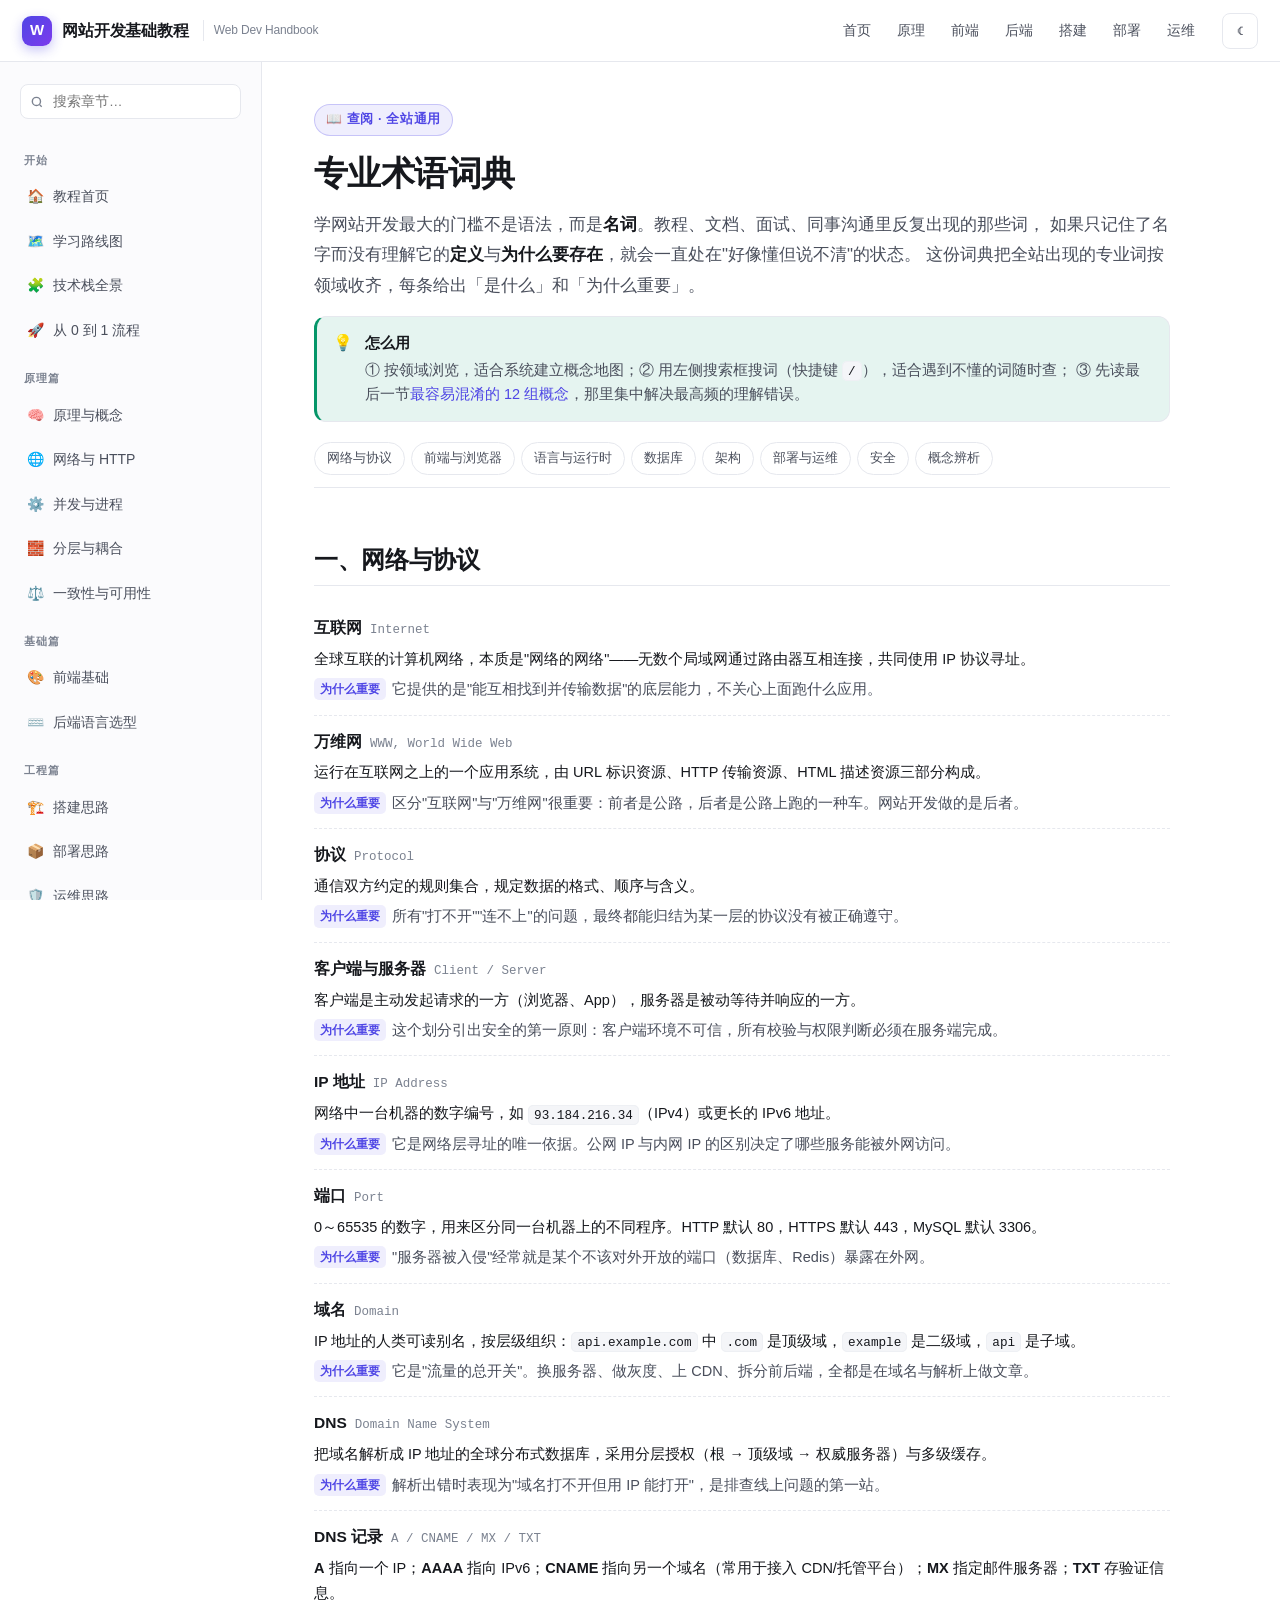
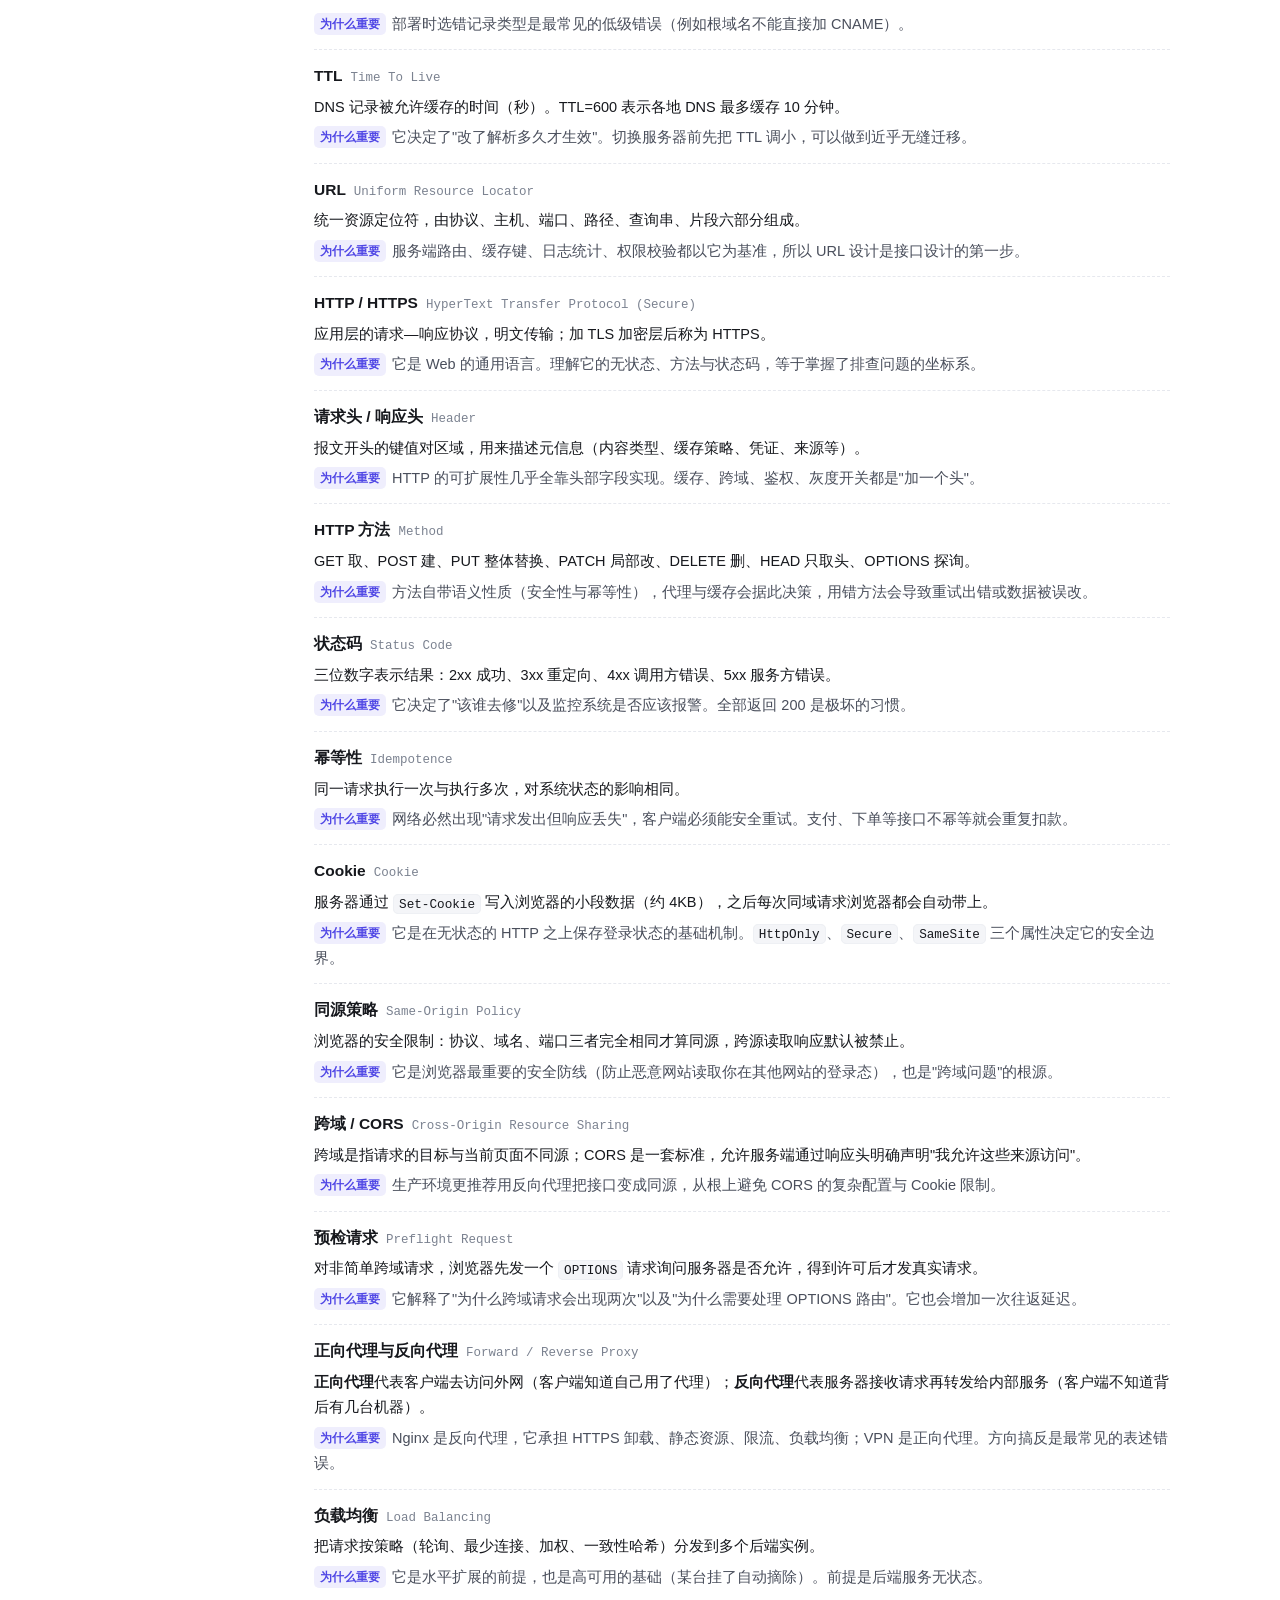
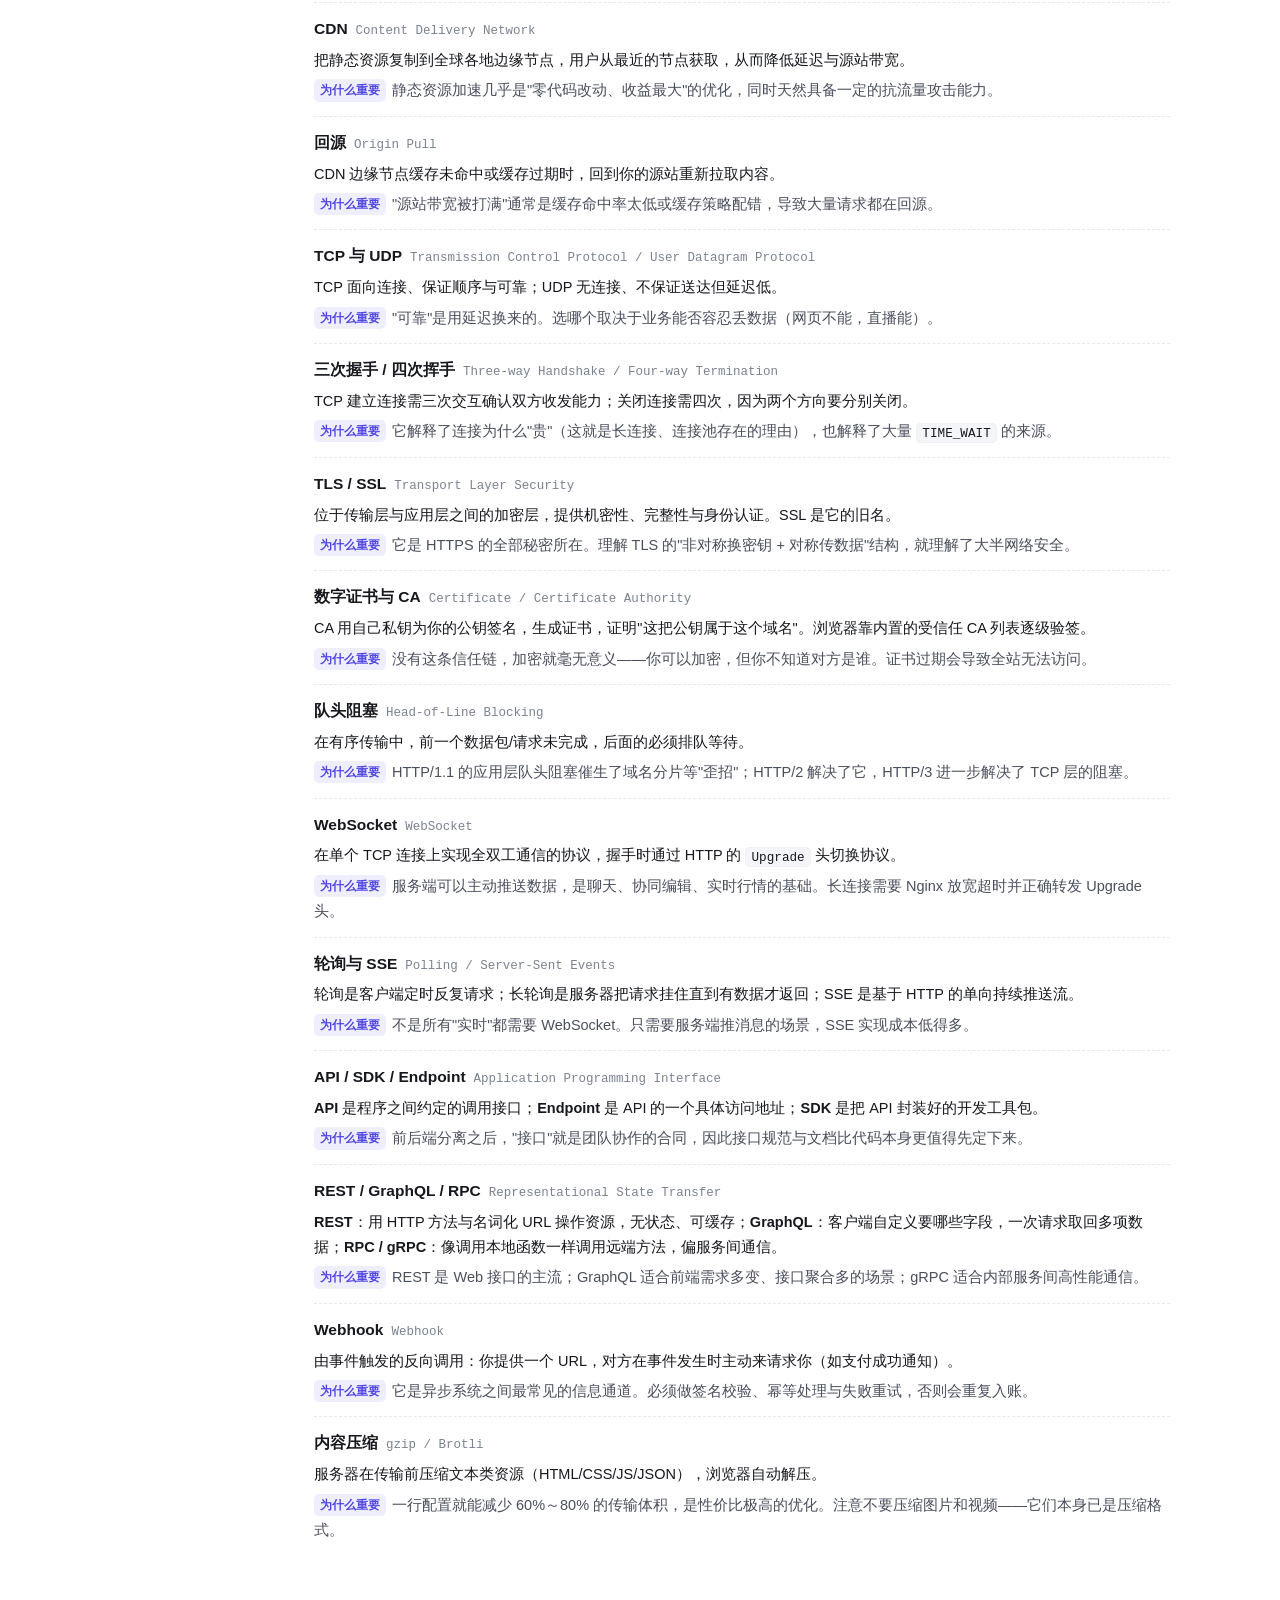
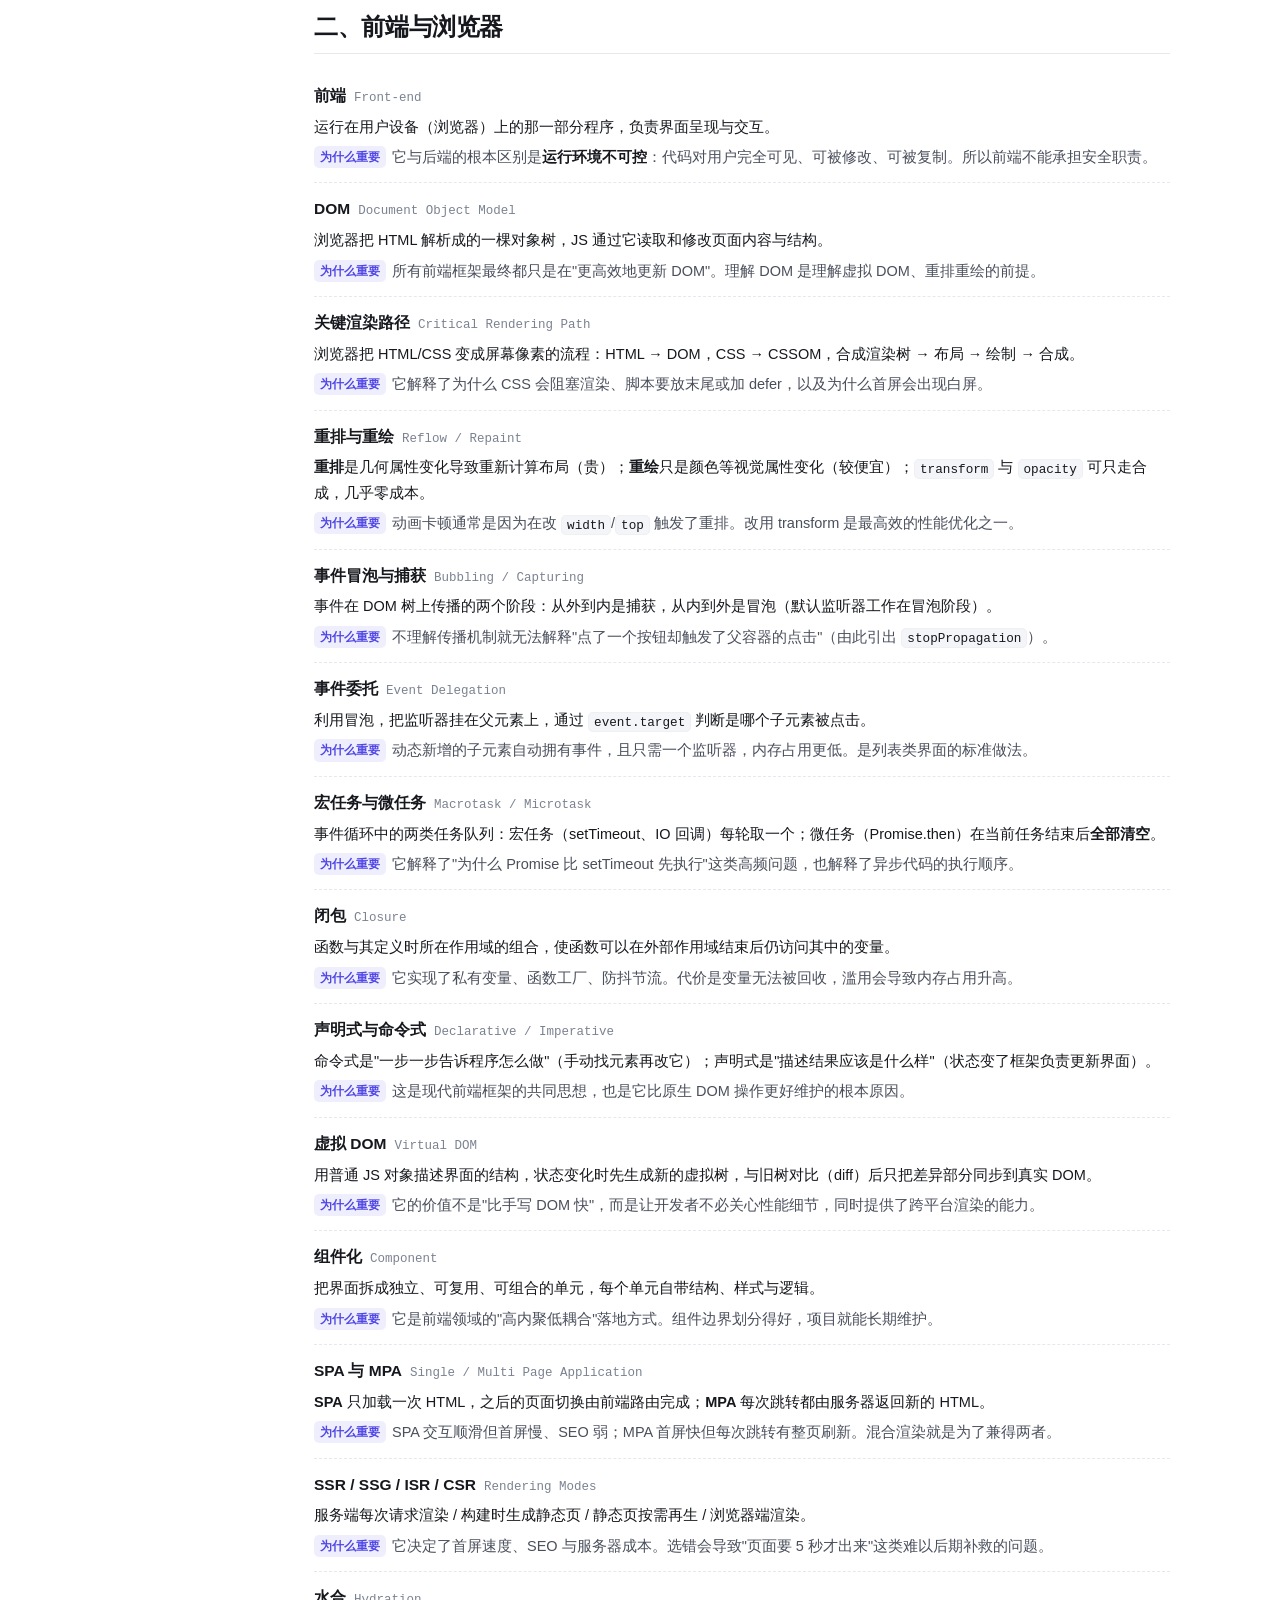
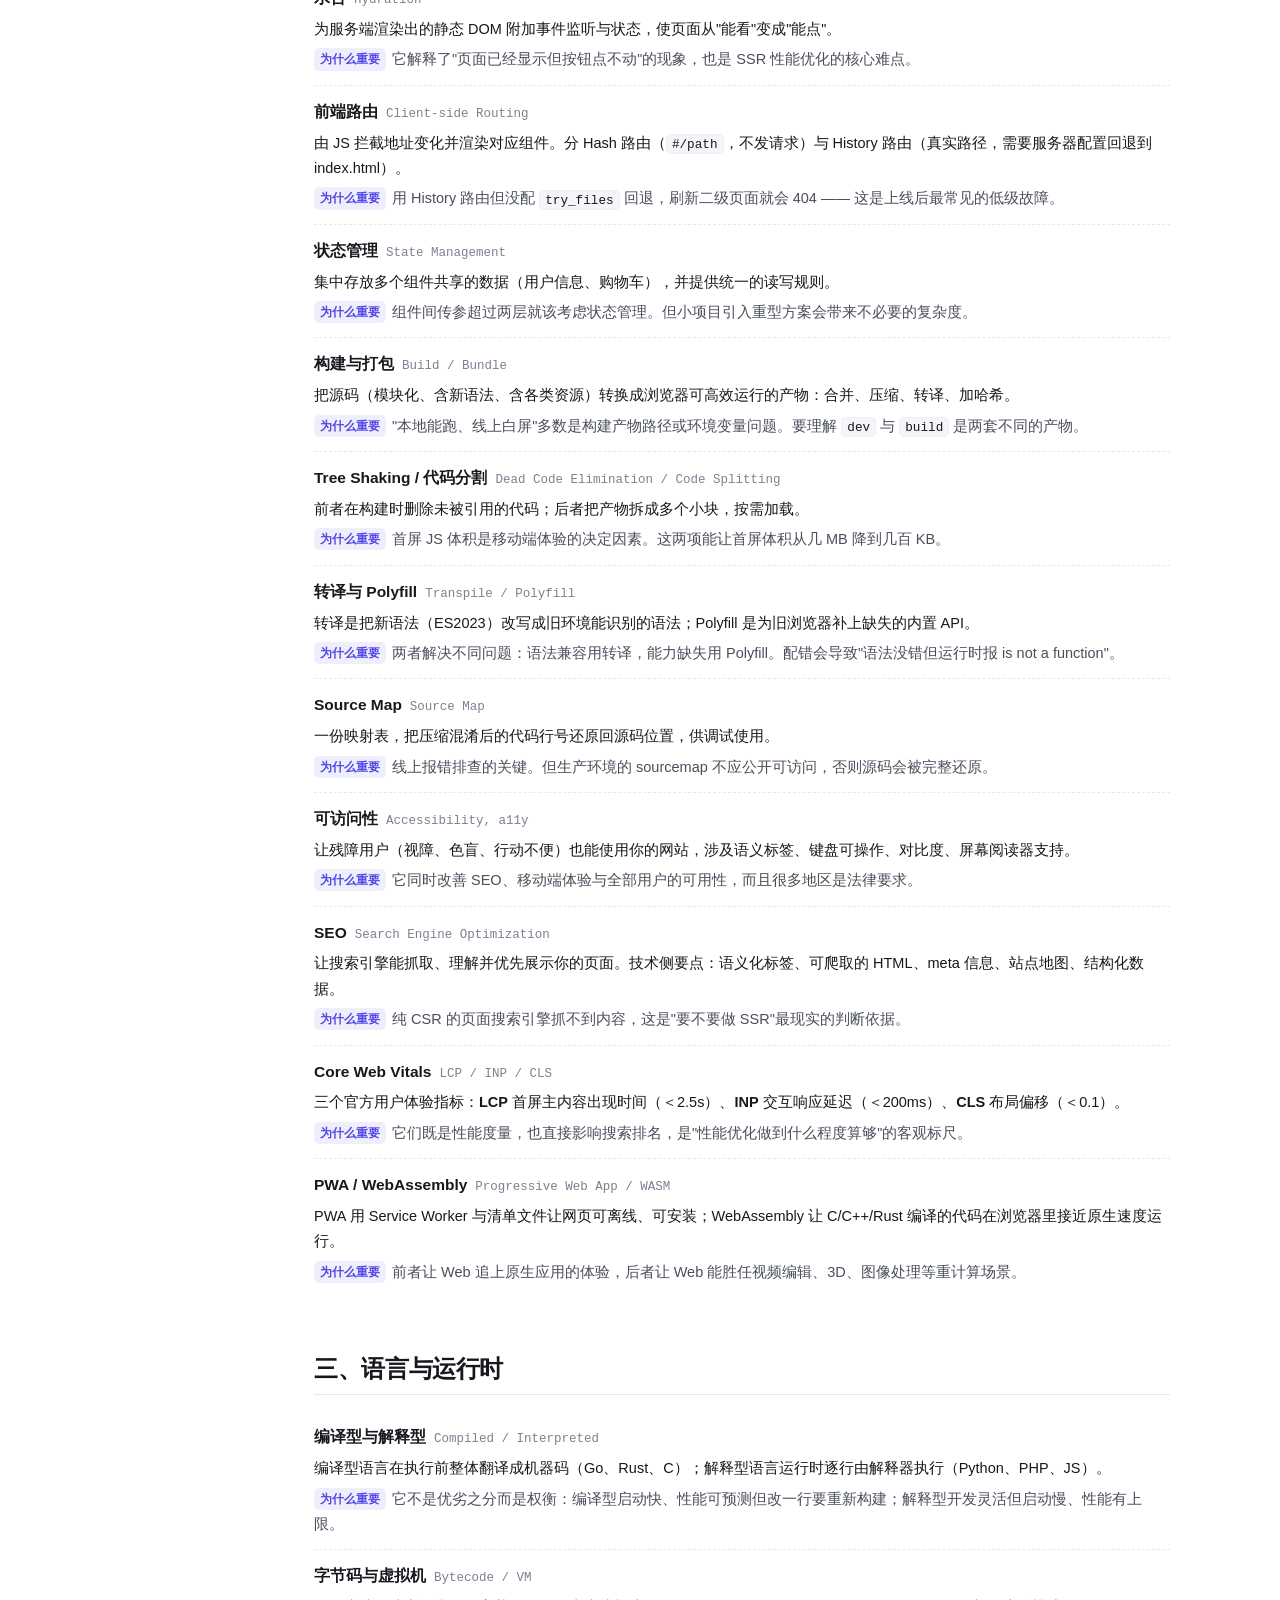
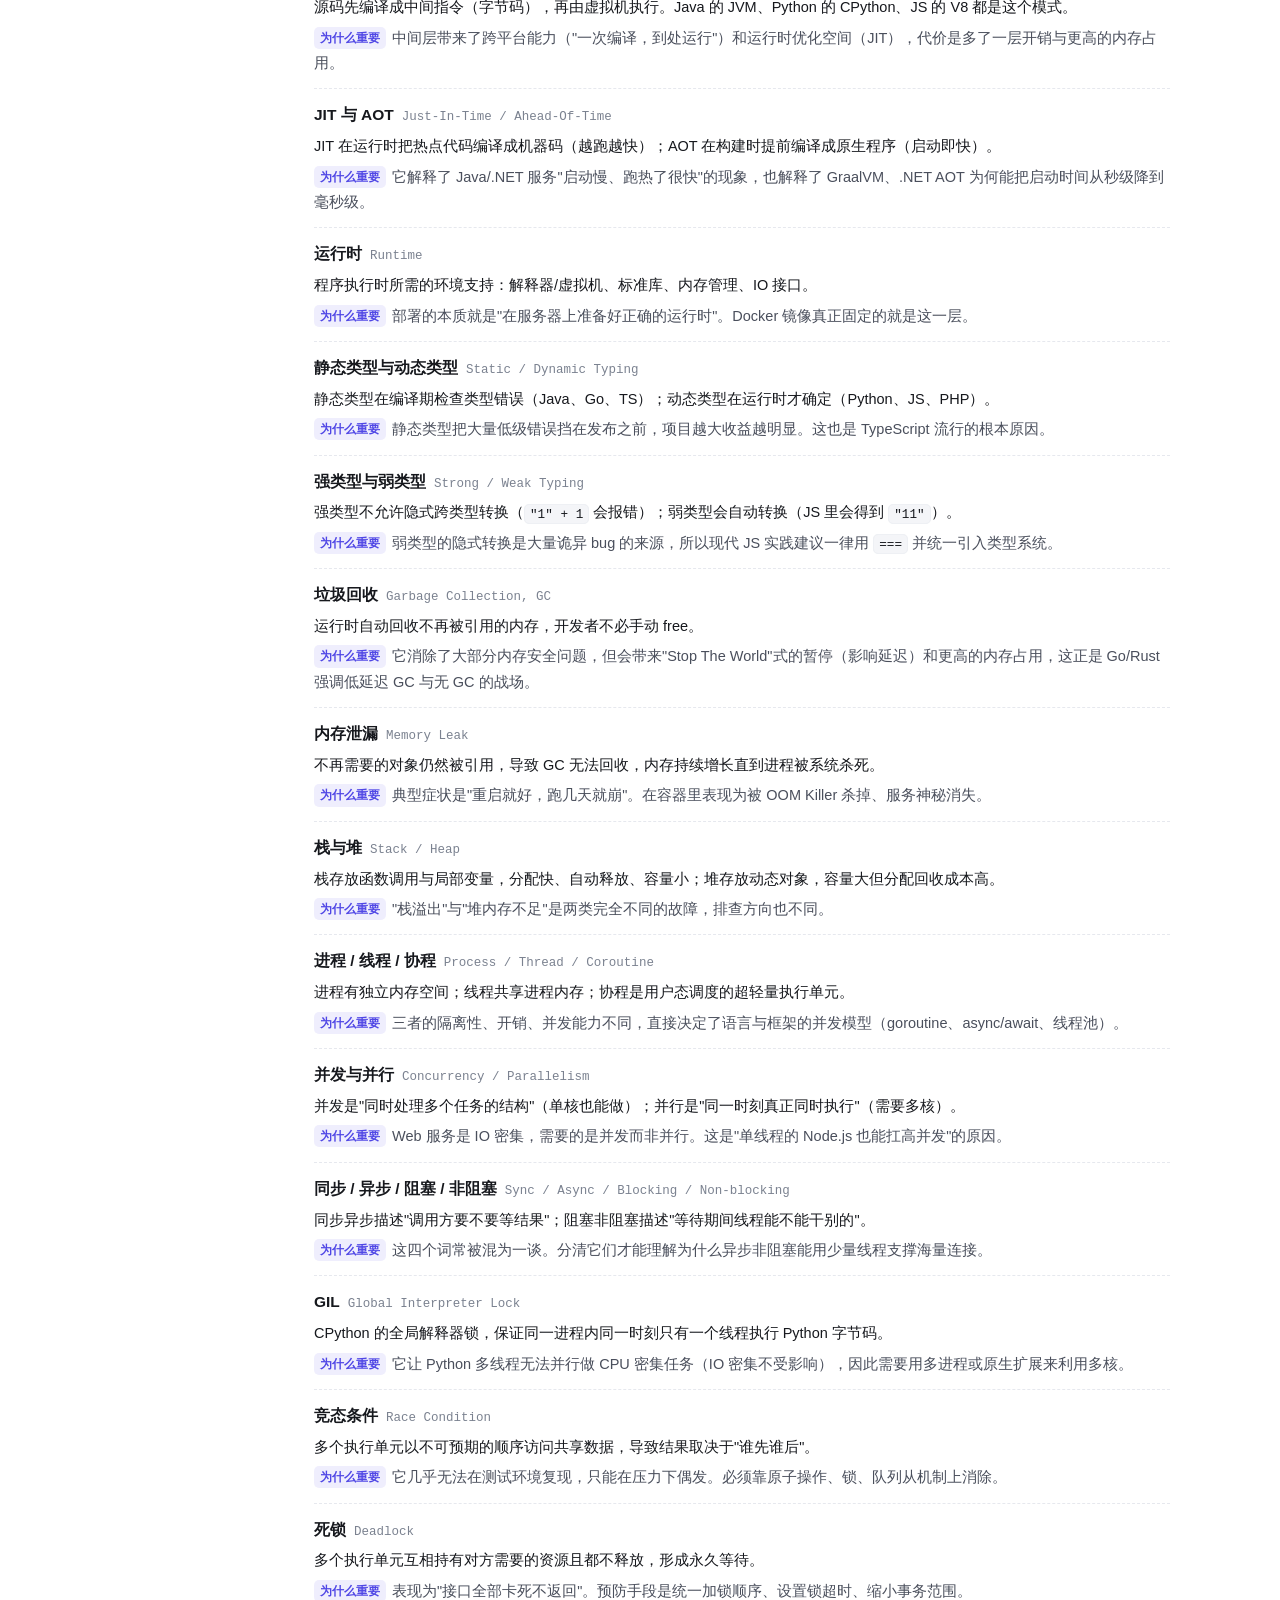
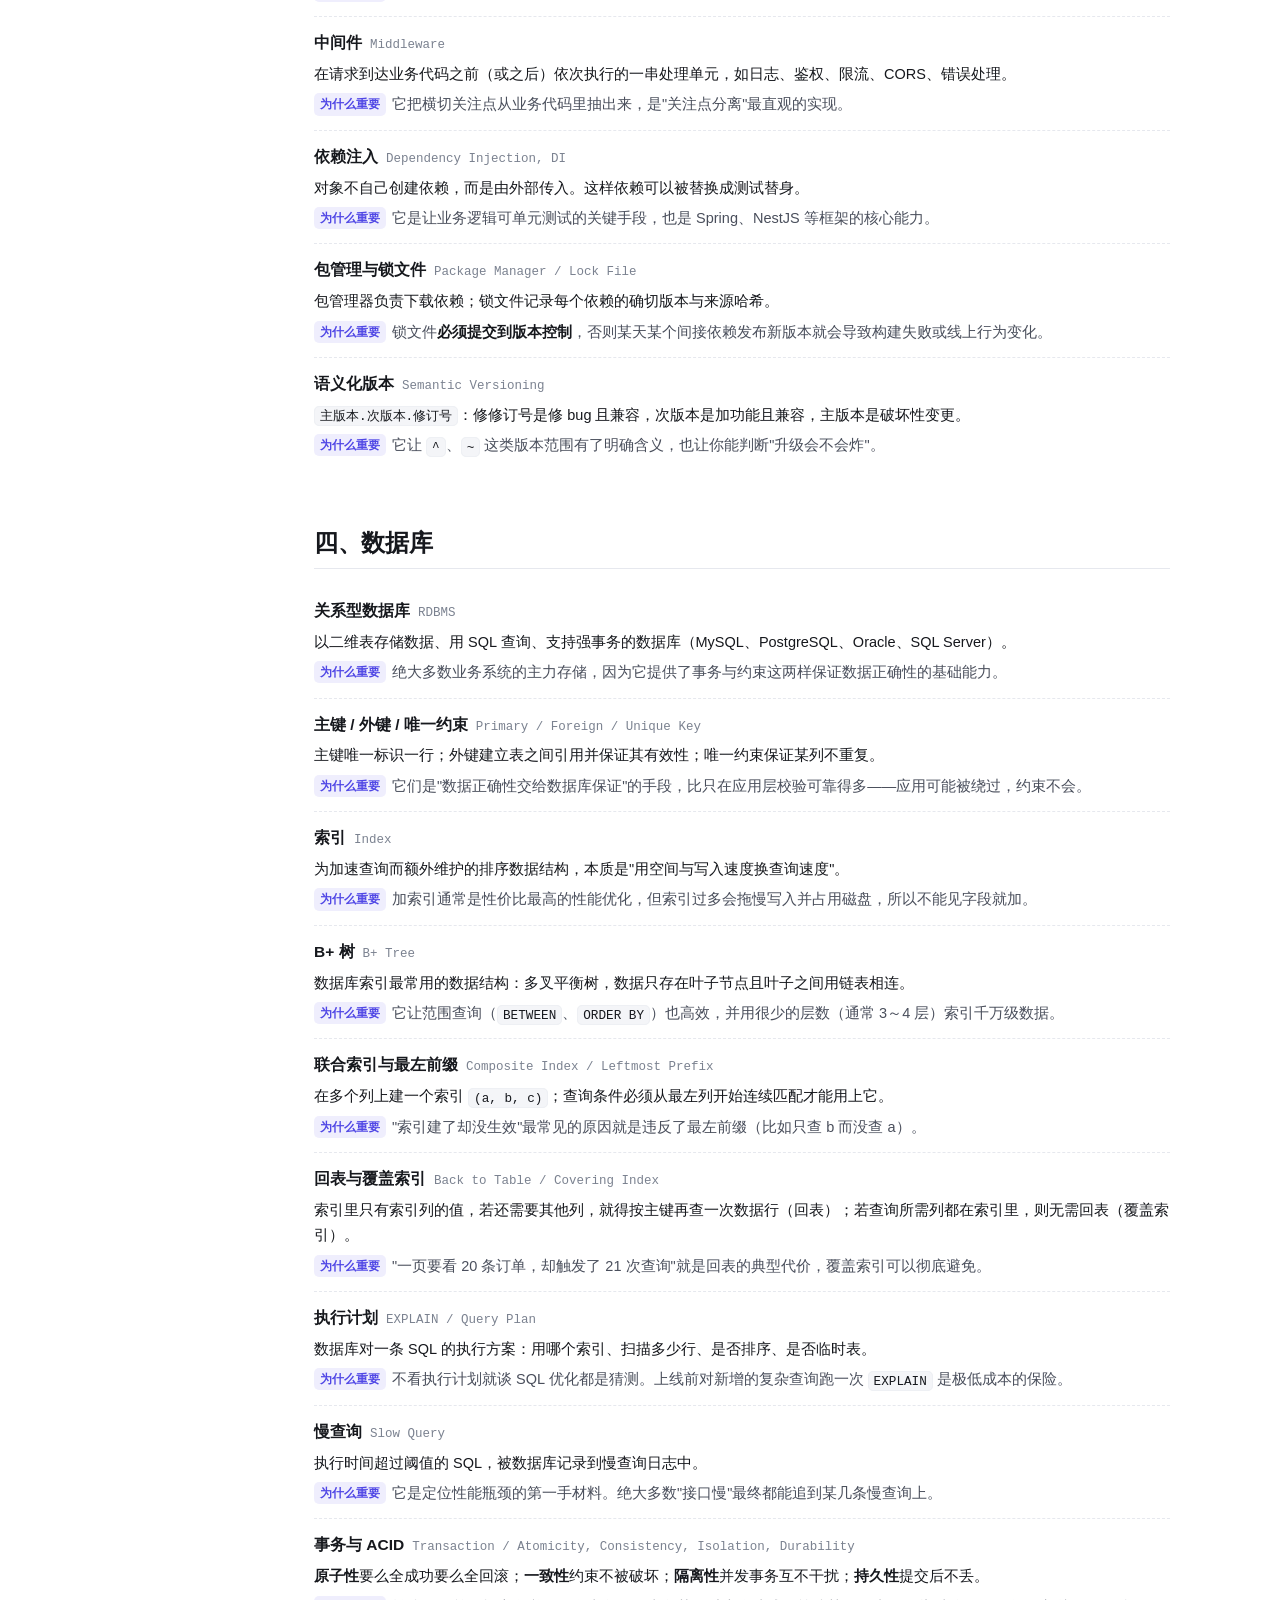
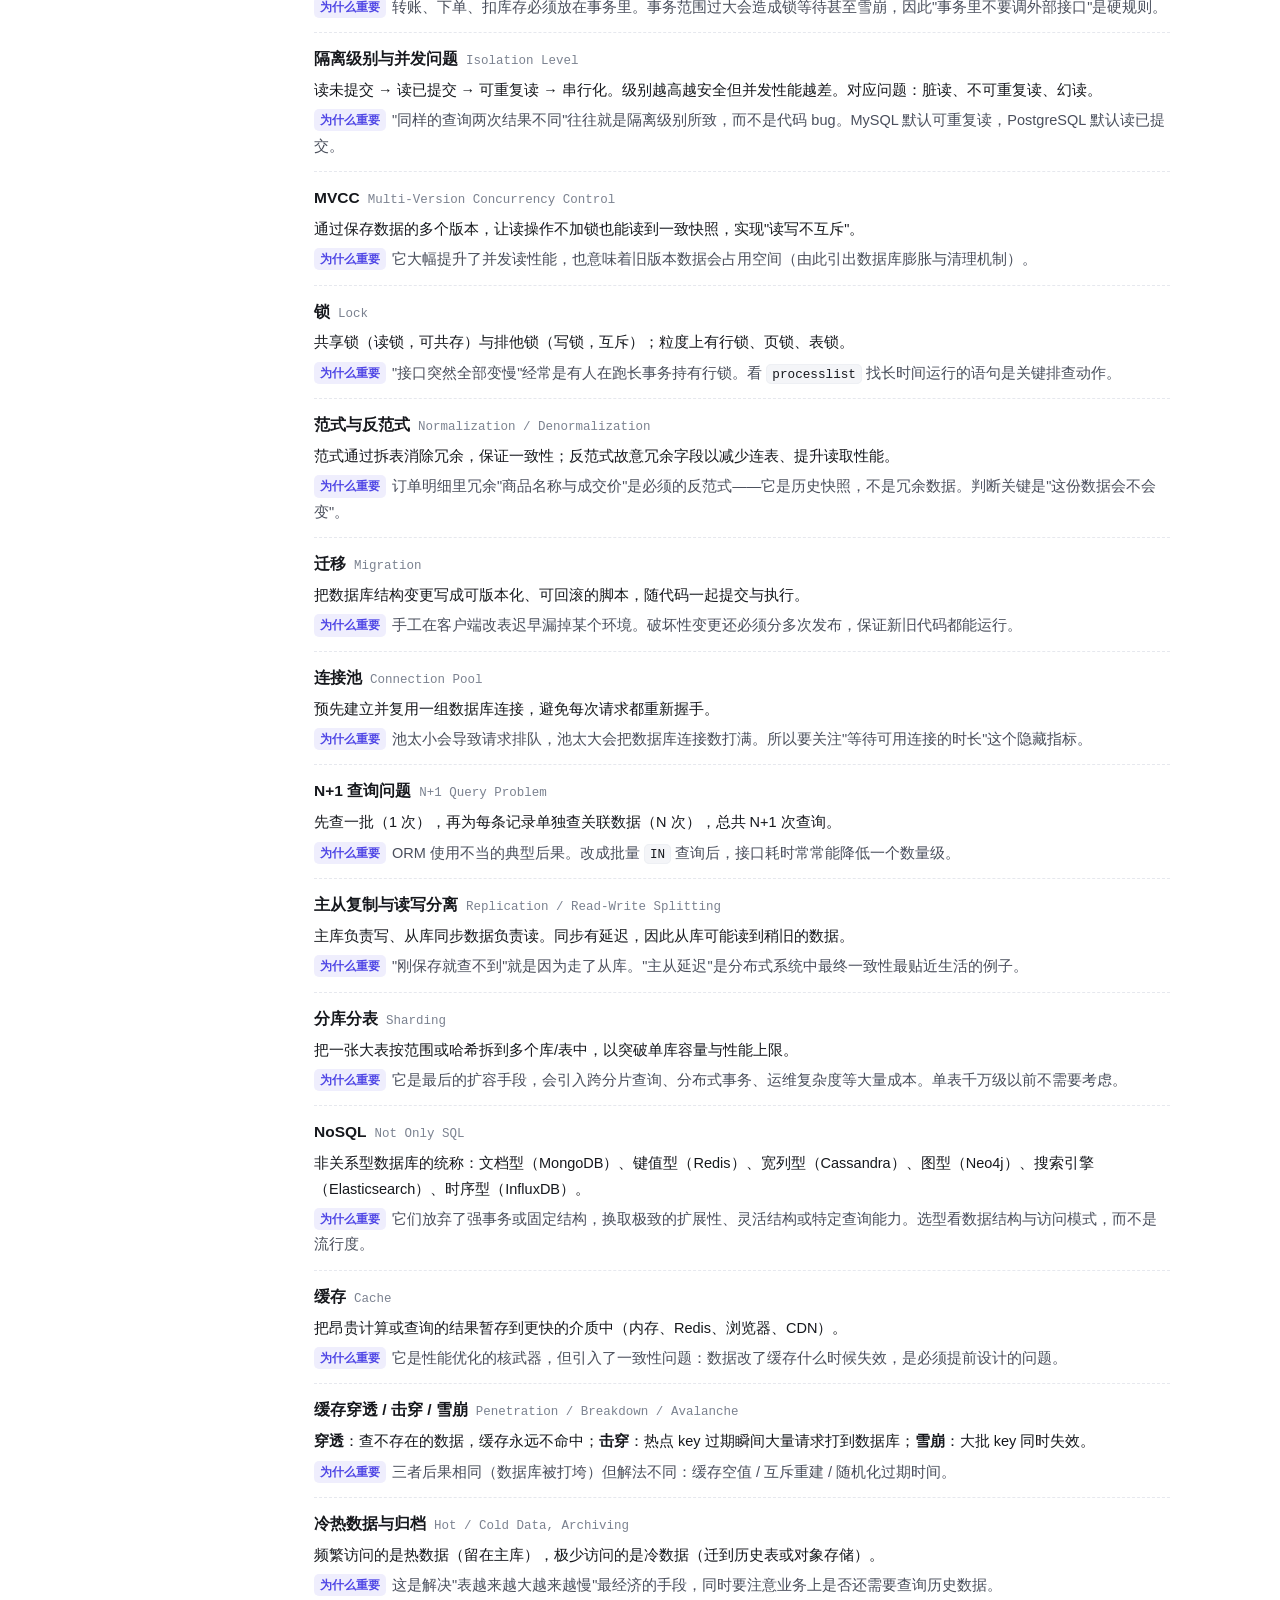
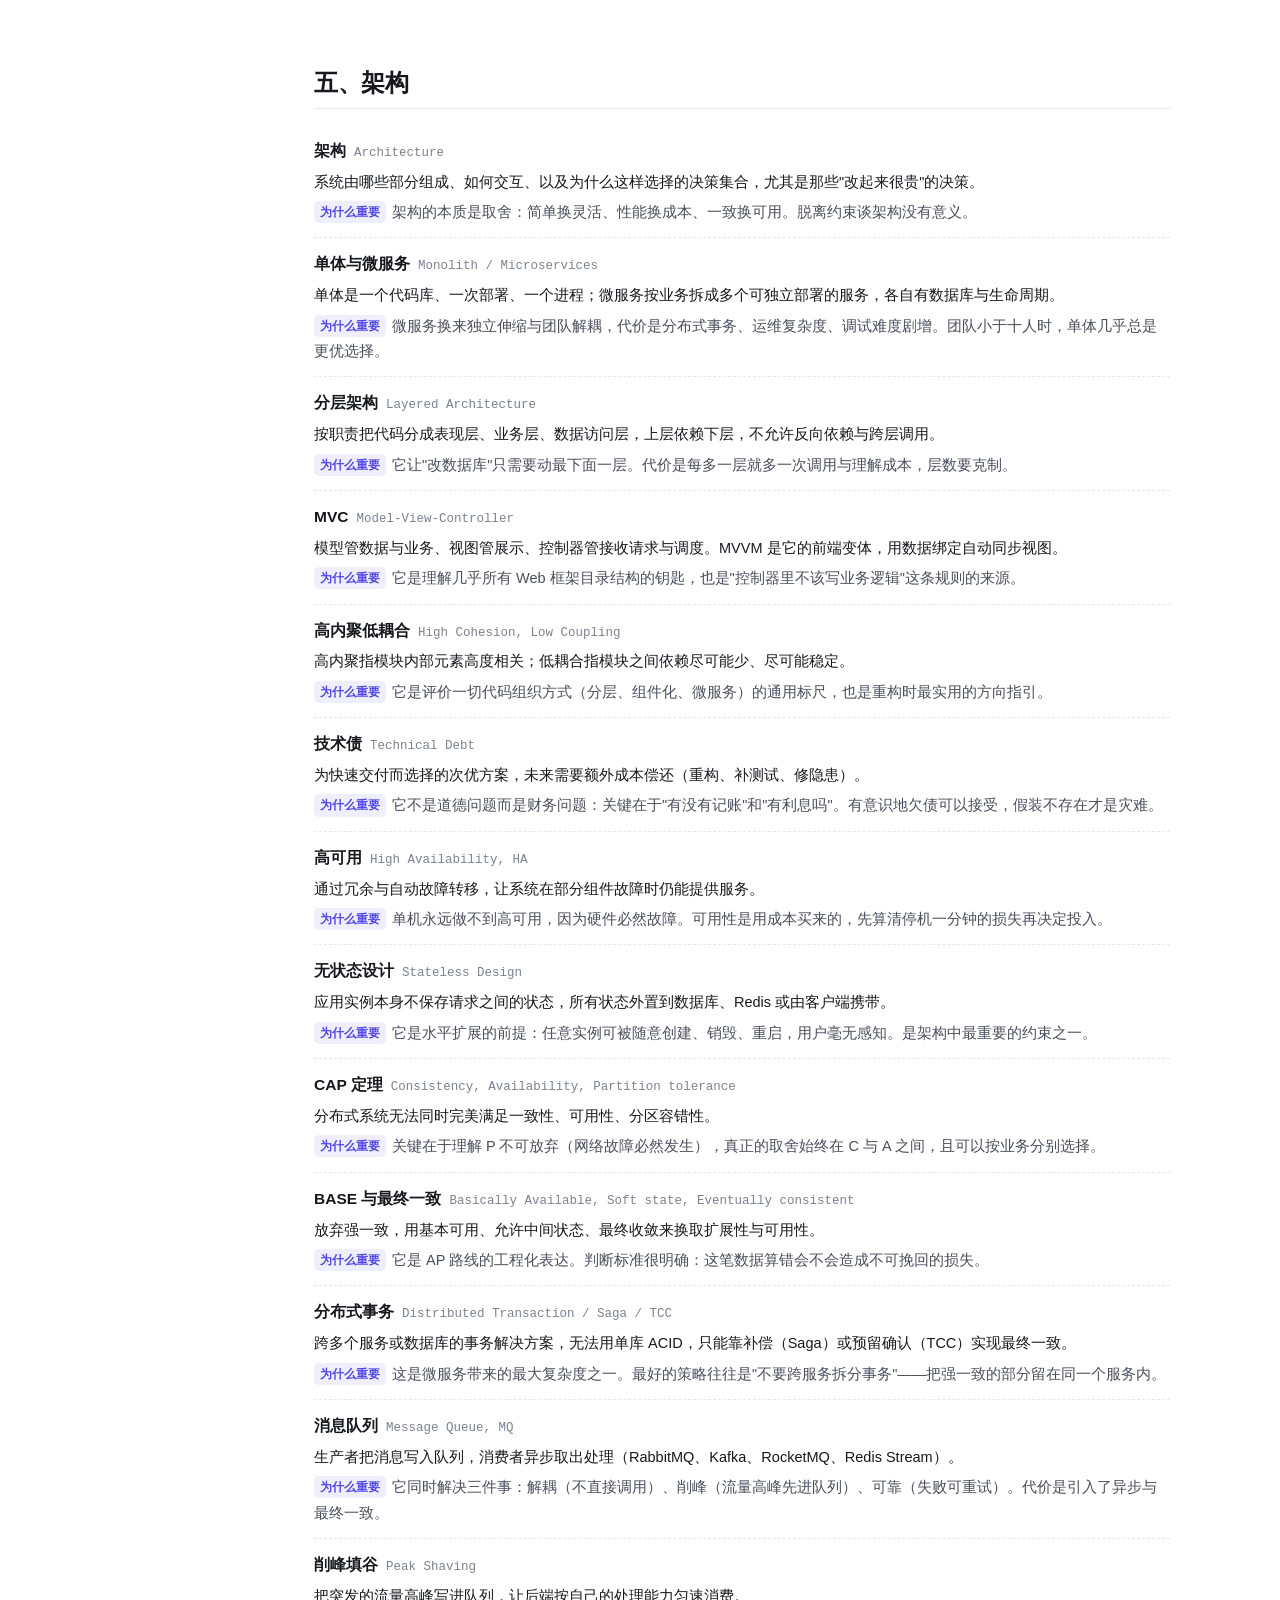
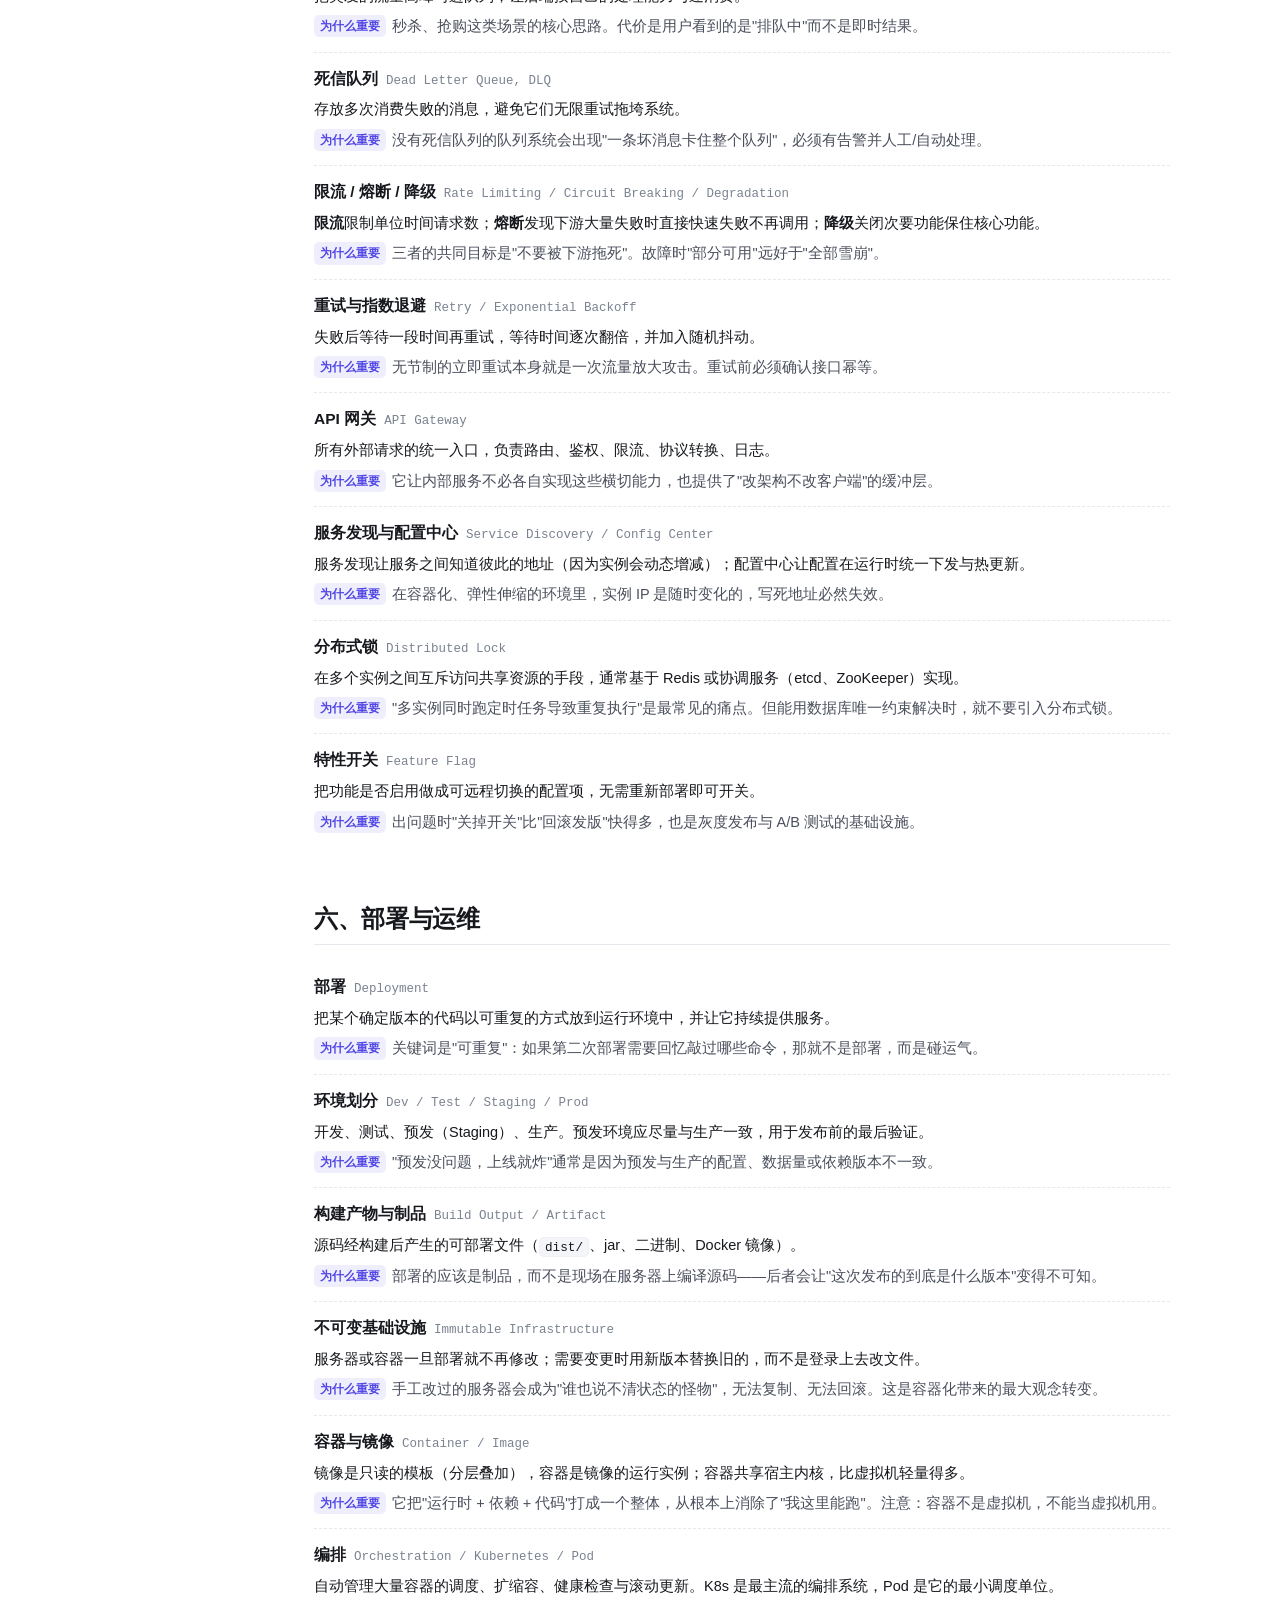
<file: pages/glossary.html>
<!DOCTYPE html>
<html lang="zh-CN" data-theme="light">
<head>
<meta charset="UTF-8">
<meta name="viewport" content="width=device-width, initial-scale=1.0">
<title>专业术语词典 · 网站开发基础教程</title>
<meta name="description" content="网站开发专业术语词典：网络与协议、前端与浏览器、语言与运行时、数据库、架构、部署运维、安全，共 180+ 词条，每条含定义与为什么重要。">
<link rel="stylesheet" href="../assets/css/style.css">
</head>
<body data-root="../">
<div id="progress"></div>

<header class="topbar">
  <button class="topbar__burger" type="button" aria-label="打开导航">☰</button>
  <a class="brand" href="../index.html">
    <span class="brand__logo">W</span>
    <span>网站开发基础教程</span>
    <span class="brand__sub">Web Dev Handbook</span>
  </a>
  <div class="topbar__spacer"></div>
  <nav class="topbar__nav">
    <a href="../index.html">首页</a>
    <a href="concepts.html">原理</a>
    <a href="frontend.html">前端</a>
    <a href="languages.html">后端</a>
    <a href="architecture.html">搭建</a>
    <a href="deployment.html">部署</a>
    <a href="ops.html">运维</a>
  </nav>
  <button class="icon-btn" id="themeBtn" type="button" aria-label="切换主题">☾</button>
</header>

<div class="layout">
  <aside class="sidebar" aria-label="章节导航"></aside>

  <main class="content">
    <span class="eyebrow">📖 查阅 · 全站通用</span>
    <h1>专业术语词典</h1>
    <p class="lede">
      学网站开发最大的门槛不是语法，而是<b>名词</b>。教程、文档、面试、同事沟通里反复出现的那些词，
      如果只记住了名字而没有理解它的<b>定义</b>与<b>为什么要存在</b>，就会一直处在"好像懂但说不清"的状态。
      这份词典把全站出现的专业词按领域收齐，每条给出「是什么」和「为什么重要」。
    </p>

    <div class="callout callout--tip">
      <span class="callout__ico">💡</span>
      <div>
        <strong>怎么用</strong>
        <p>① 按领域浏览，适合系统建立概念地图；② 用左侧搜索框搜词（快捷键 <code>/</code>），适合遇到不懂的词随时查；
        ③ 先读最后一节<a href="#confusing">最容易混淆的 12 组概念</a>，那里集中解决最高频的理解错误。</p>
      </div>
    </div>

    <div class="index-bar">
      <a href="#g-network">网络与协议</a>
      <a href="#g-frontend">前端与浏览器</a>
      <a href="#g-lang">语言与运行时</a>
      <a href="#g-db">数据库</a>
      <a href="#g-arch">架构</a>
      <a href="#g-deploy">部署与运维</a>
      <a href="#g-security">安全</a>
      <a href="#confusing">概念辨析</a>
    </div>

    <!-- ============================================================ -->
    <h2 id="g-network">一、网络与协议</h2>
    <div class="gloss-list">

      <div class="gloss-entry">
        <div class="gloss-entry__head"><span class="gloss-entry__term">互联网</span><span class="gloss-entry__en">Internet</span></div>
        <p class="gloss-entry__def">全球互联的计算机网络，本质是"网络的网络"——无数个局域网通过路由器互相连接，共同使用 IP 协议寻址。</p>
        <p class="gloss-entry__why">它提供的是"能互相找到并传输数据"的底层能力，不关心上面跑什么应用。</p>
      </div>

      <div class="gloss-entry">
        <div class="gloss-entry__head"><span class="gloss-entry__term">万维网</span><span class="gloss-entry__en">WWW, World Wide Web</span></div>
        <p class="gloss-entry__def">运行在互联网之上的一个应用系统，由 URL 标识资源、HTTP 传输资源、HTML 描述资源三部分构成。</p>
        <p class="gloss-entry__why">区分"互联网"与"万维网"很重要：前者是公路，后者是公路上跑的一种车。网站开发做的是后者。</p>
      </div>

      <div class="gloss-entry">
        <div class="gloss-entry__head"><span class="gloss-entry__term">协议</span><span class="gloss-entry__en">Protocol</span></div>
        <p class="gloss-entry__def">通信双方约定的规则集合，规定数据的格式、顺序与含义。</p>
        <p class="gloss-entry__why">所有"打不开""连不上"的问题，最终都能归结为某一层的协议没有被正确遵守。</p>
      </div>

      <div class="gloss-entry">
        <div class="gloss-entry__head"><span class="gloss-entry__term">客户端与服务器</span><span class="gloss-entry__en">Client / Server</span></div>
        <p class="gloss-entry__def">客户端是主动发起请求的一方（浏览器、App），服务器是被动等待并响应的一方。</p>
        <p class="gloss-entry__why">这个划分引出安全的第一原则：客户端环境不可信，所有校验与权限判断必须在服务端完成。</p>
      </div>

      <div class="gloss-entry">
        <div class="gloss-entry__head"><span class="gloss-entry__term">IP 地址</span><span class="gloss-entry__en">IP Address</span></div>
        <p class="gloss-entry__def">网络中一台机器的数字编号，如 <code>93.184.216.34</code>（IPv4）或更长的 IPv6 地址。</p>
        <p class="gloss-entry__why">它是网络层寻址的唯一依据。公网 IP 与内网 IP 的区别决定了哪些服务能被外网访问。</p>
      </div>

      <div class="gloss-entry">
        <div class="gloss-entry__head"><span class="gloss-entry__term">端口</span><span class="gloss-entry__en">Port</span></div>
        <p class="gloss-entry__def">0～65535 的数字，用来区分同一台机器上的不同程序。HTTP 默认 80，HTTPS 默认 443，MySQL 默认 3306。</p>
        <p class="gloss-entry__why">"服务器被入侵"经常就是某个不该对外开放的端口（数据库、Redis）暴露在外网。</p>
      </div>

      <div class="gloss-entry">
        <div class="gloss-entry__head"><span class="gloss-entry__term">域名</span><span class="gloss-entry__en">Domain</span></div>
        <p class="gloss-entry__def">IP 地址的人类可读别名，按层级组织：<code>api.example.com</code> 中 <code>.com</code> 是顶级域，<code>example</code> 是二级域，<code>api</code> 是子域。</p>
        <p class="gloss-entry__why">它是"流量的总开关"。换服务器、做灰度、上 CDN、拆分前后端，全都是在域名与解析上做文章。</p>
      </div>

      <div class="gloss-entry">
        <div class="gloss-entry__head"><span class="gloss-entry__term">DNS</span><span class="gloss-entry__en">Domain Name System</span></div>
        <p class="gloss-entry__def">把域名解析成 IP 地址的全球分布式数据库，采用分层授权（根 → 顶级域 → 权威服务器）与多级缓存。</p>
        <p class="gloss-entry__why">解析出错时表现为"域名打不开但用 IP 能打开"，是排查线上问题的第一站。</p>
      </div>

      <div class="gloss-entry">
        <div class="gloss-entry__head"><span class="gloss-entry__term">DNS 记录</span><span class="gloss-entry__en">A / CNAME / MX / TXT</span></div>
        <p class="gloss-entry__def"><b>A</b> 指向一个 IP；<b>AAAA</b> 指向 IPv6；<b>CNAME</b> 指向另一个域名（常用于接入 CDN/托管平台）；<b>MX</b> 指定邮件服务器；<b>TXT</b> 存验证信息。</p>
        <p class="gloss-entry__why">部署时选错记录类型是最常见的低级错误（例如根域名不能直接加 CNAME）。</p>
      </div>

      <div class="gloss-entry">
        <div class="gloss-entry__head"><span class="gloss-entry__term">TTL</span><span class="gloss-entry__en">Time To Live</span></div>
        <p class="gloss-entry__def">DNS 记录被允许缓存的时间（秒）。TTL=600 表示各地 DNS 最多缓存 10 分钟。</p>
        <p class="gloss-entry__why">它决定了"改了解析多久才生效"。切换服务器前先把 TTL 调小，可以做到近乎无缝迁移。</p>
      </div>

      <div class="gloss-entry">
        <div class="gloss-entry__head"><span class="gloss-entry__term">URL</span><span class="gloss-entry__en">Uniform Resource Locator</span></div>
        <p class="gloss-entry__def">统一资源定位符，由协议、主机、端口、路径、查询串、片段六部分组成。</p>
        <p class="gloss-entry__why">服务端路由、缓存键、日志统计、权限校验都以它为基准，所以 URL 设计是接口设计的第一步。</p>
      </div>

      <div class="gloss-entry">
        <div class="gloss-entry__head"><span class="gloss-entry__term">HTTP / HTTPS</span><span class="gloss-entry__en">HyperText Transfer Protocol (Secure)</span></div>
        <p class="gloss-entry__def">应用层的请求—响应协议，明文传输；加 TLS 加密层后称为 HTTPS。</p>
        <p class="gloss-entry__why">它是 Web 的通用语言。理解它的无状态、方法与状态码，等于掌握了排查问题的坐标系。</p>
      </div>

      <div class="gloss-entry">
        <div class="gloss-entry__head"><span class="gloss-entry__term">请求头 / 响应头</span><span class="gloss-entry__en">Header</span></div>
        <p class="gloss-entry__def">报文开头的键值对区域，用来描述元信息（内容类型、缓存策略、凭证、来源等）。</p>
        <p class="gloss-entry__why">HTTP 的可扩展性几乎全靠头部字段实现。缓存、跨域、鉴权、灰度开关都是"加一个头"。</p>
      </div>

      <div class="gloss-entry">
        <div class="gloss-entry__head"><span class="gloss-entry__term">HTTP 方法</span><span class="gloss-entry__en">Method</span></div>
        <p class="gloss-entry__def">GET 取、POST 建、PUT 整体替换、PATCH 局部改、DELETE 删、HEAD 只取头、OPTIONS 探询。</p>
        <p class="gloss-entry__why">方法自带语义性质（安全性与幂等性），代理与缓存会据此决策，用错方法会导致重试出错或数据被误改。</p>
      </div>

      <div class="gloss-entry">
        <div class="gloss-entry__head"><span class="gloss-entry__term">状态码</span><span class="gloss-entry__en">Status Code</span></div>
        <p class="gloss-entry__def">三位数字表示结果：2xx 成功、3xx 重定向、4xx 调用方错误、5xx 服务方错误。</p>
        <p class="gloss-entry__why">它决定了"该谁去修"以及监控系统是否应该报警。全部返回 200 是极坏的习惯。</p>
      </div>

      <div class="gloss-entry">
        <div class="gloss-entry__head"><span class="gloss-entry__term">幂等性</span><span class="gloss-entry__en">Idempotence</span></div>
        <p class="gloss-entry__def">同一请求执行一次与执行多次，对系统状态的影响相同。</p>
        <p class="gloss-entry__why">网络必然出现"请求发出但响应丢失"，客户端必须能安全重试。支付、下单等接口不幂等就会重复扣款。</p>
      </div>

      <div class="gloss-entry">
        <div class="gloss-entry__head"><span class="gloss-entry__term">Cookie</span><span class="gloss-entry__en">Cookie</span></div>
        <p class="gloss-entry__def">服务器通过 <code>Set-Cookie</code> 写入浏览器的小段数据（约 4KB），之后每次同域请求浏览器都会自动带上。</p>
        <p class="gloss-entry__why">它是在无状态的 HTTP 之上保存登录状态的基础机制。<code>HttpOnly</code>、<code>Secure</code>、<code>SameSite</code> 三个属性决定它的安全边界。</p>
      </div>

      <div class="gloss-entry">
        <div class="gloss-entry__head"><span class="gloss-entry__term">同源策略</span><span class="gloss-entry__en">Same-Origin Policy</span></div>
        <p class="gloss-entry__def">浏览器的安全限制：协议、域名、端口三者完全相同才算同源，跨源读取响应默认被禁止。</p>
        <p class="gloss-entry__why">它是浏览器最重要的安全防线（防止恶意网站读取你在其他网站的登录态），也是"跨域问题"的根源。</p>
      </div>

      <div class="gloss-entry">
        <div class="gloss-entry__head"><span class="gloss-entry__term">跨域 / CORS</span><span class="gloss-entry__en">Cross-Origin Resource Sharing</span></div>
        <p class="gloss-entry__def">跨域是指请求的目标与当前页面不同源；CORS 是一套标准，允许服务端通过响应头明确声明"我允许这些来源访问"。</p>
        <p class="gloss-entry__why">生产环境更推荐用反向代理把接口变成同源，从根上避免 CORS 的复杂配置与 Cookie 限制。</p>
      </div>

      <div class="gloss-entry">
        <div class="gloss-entry__head"><span class="gloss-entry__term">预检请求</span><span class="gloss-entry__en">Preflight Request</span></div>
        <p class="gloss-entry__def">对非简单跨域请求，浏览器先发一个 <code>OPTIONS</code> 请求询问服务器是否允许，得到许可后才发真实请求。</p>
        <p class="gloss-entry__why">它解释了"为什么跨域请求会出现两次"以及"为什么需要处理 OPTIONS 路由"。它也会增加一次往返延迟。</p>
      </div>

      <div class="gloss-entry">
        <div class="gloss-entry__head"><span class="gloss-entry__term">正向代理与反向代理</span><span class="gloss-entry__en">Forward / Reverse Proxy</span></div>
        <p class="gloss-entry__def"><b>正向代理</b>代表客户端去访问外网（客户端知道自己用了代理）；<b>反向代理</b>代表服务器接收请求再转发给内部服务（客户端不知道背后有几台机器）。</p>
        <p class="gloss-entry__why">Nginx 是反向代理，它承担 HTTPS 卸载、静态资源、限流、负载均衡；VPN 是正向代理。方向搞反是最常见的表述错误。</p>
      </div>

      <div class="gloss-entry">
        <div class="gloss-entry__head"><span class="gloss-entry__term">负载均衡</span><span class="gloss-entry__en">Load Balancing</span></div>
        <p class="gloss-entry__def">把请求按策略（轮询、最少连接、加权、一致性哈希）分发到多个后端实例。</p>
        <p class="gloss-entry__why">它是水平扩展的前提，也是高可用的基础（某台挂了自动摘除）。前提是后端服务无状态。</p>
      </div>

      <div class="gloss-entry">
        <div class="gloss-entry__head"><span class="gloss-entry__term">CDN</span><span class="gloss-entry__en">Content Delivery Network</span></div>
        <p class="gloss-entry__def">把静态资源复制到全球各地边缘节点，用户从最近的节点获取，从而降低延迟与源站带宽。</p>
        <p class="gloss-entry__why">静态资源加速几乎是"零代码改动、收益最大"的优化，同时天然具备一定的抗流量攻击能力。</p>
      </div>

      <div class="gloss-entry">
        <div class="gloss-entry__head"><span class="gloss-entry__term">回源</span><span class="gloss-entry__en">Origin Pull</span></div>
        <p class="gloss-entry__def">CDN 边缘节点缓存未命中或缓存过期时，回到你的源站重新拉取内容。</p>
        <p class="gloss-entry__why">"源站带宽被打满"通常是缓存命中率太低或缓存策略配错，导致大量请求都在回源。</p>
      </div>

      <div class="gloss-entry">
        <div class="gloss-entry__head"><span class="gloss-entry__term">TCP 与 UDP</span><span class="gloss-entry__en">Transmission Control Protocol / User Datagram Protocol</span></div>
        <p class="gloss-entry__def">TCP 面向连接、保证顺序与可靠；UDP 无连接、不保证送达但延迟低。</p>
        <p class="gloss-entry__why">"可靠"是用延迟换来的。选哪个取决于业务能否容忍丢数据（网页不能，直播能）。</p>
      </div>

      <div class="gloss-entry">
        <div class="gloss-entry__head"><span class="gloss-entry__term">三次握手 / 四次挥手</span><span class="gloss-entry__en">Three-way Handshake / Four-way Termination</span></div>
        <p class="gloss-entry__def">TCP 建立连接需三次交互确认双方收发能力；关闭连接需四次，因为两个方向要分别关闭。</p>
        <p class="gloss-entry__why">它解释了连接为什么"贵"（这就是长连接、连接池存在的理由），也解释了大量 <code>TIME_WAIT</code> 的来源。</p>
      </div>

      <div class="gloss-entry">
        <div class="gloss-entry__head"><span class="gloss-entry__term">TLS / SSL</span><span class="gloss-entry__en">Transport Layer Security</span></div>
        <p class="gloss-entry__def">位于传输层与应用层之间的加密层，提供机密性、完整性与身份认证。SSL 是它的旧名。</p>
        <p class="gloss-entry__why">它是 HTTPS 的全部秘密所在。理解 TLS 的"非对称换密钥 + 对称传数据"结构，就理解了大半网络安全。</p>
      </div>

      <div class="gloss-entry">
        <div class="gloss-entry__head"><span class="gloss-entry__term">数字证书与 CA</span><span class="gloss-entry__en">Certificate / Certificate Authority</span></div>
        <p class="gloss-entry__def">CA 用自己私钥为你的公钥签名，生成证书，证明"这把公钥属于这个域名"。浏览器靠内置的受信任 CA 列表逐级验签。</p>
        <p class="gloss-entry__why">没有这条信任链，加密就毫无意义——你可以加密，但你不知道对方是谁。证书过期会导致全站无法访问。</p>
      </div>

      <div class="gloss-entry">
        <div class="gloss-entry__head"><span class="gloss-entry__term">队头阻塞</span><span class="gloss-entry__en">Head-of-Line Blocking</span></div>
        <p class="gloss-entry__def">在有序传输中，前一个数据包/请求未完成，后面的必须排队等待。</p>
        <p class="gloss-entry__why">HTTP/1.1 的应用层队头阻塞催生了域名分片等"歪招"；HTTP/2 解决了它，HTTP/3 进一步解决了 TCP 层的阻塞。</p>
      </div>

      <div class="gloss-entry">
        <div class="gloss-entry__head"><span class="gloss-entry__term">WebSocket</span><span class="gloss-entry__en">WebSocket</span></div>
        <p class="gloss-entry__def">在单个 TCP 连接上实现全双工通信的协议，握手时通过 HTTP 的 <code>Upgrade</code> 头切换协议。</p>
        <p class="gloss-entry__why">服务端可以主动推送数据，是聊天、协同编辑、实时行情的基础。长连接需要 Nginx 放宽超时并正确转发 Upgrade 头。</p>
      </div>

      <div class="gloss-entry">
        <div class="gloss-entry__head"><span class="gloss-entry__term">轮询与 SSE</span><span class="gloss-entry__en">Polling / Server-Sent Events</span></div>
        <p class="gloss-entry__def">轮询是客户端定时反复请求；长轮询是服务器把请求挂住直到有数据才返回；SSE 是基于 HTTP 的单向持续推送流。</p>
        <p class="gloss-entry__why">不是所有"实时"都需要 WebSocket。只需要服务端推消息的场景，SSE 实现成本低得多。</p>
      </div>

      <div class="gloss-entry">
        <div class="gloss-entry__head"><span class="gloss-entry__term">API / SDK / Endpoint</span><span class="gloss-entry__en">Application Programming Interface</span></div>
        <p class="gloss-entry__def"><b>API</b> 是程序之间约定的调用接口；<b>Endpoint</b> 是 API 的一个具体访问地址；<b>SDK</b> 是把 API 封装好的开发工具包。</p>
        <p class="gloss-entry__why">前后端分离之后，"接口"就是团队协作的合同，因此接口规范与文档比代码本身更值得先定下来。</p>
      </div>

      <div class="gloss-entry">
        <div class="gloss-entry__head"><span class="gloss-entry__term">REST / GraphQL / RPC</span><span class="gloss-entry__en">Representational State Transfer</span></div>
        <p class="gloss-entry__def"><b>REST</b>：用 HTTP 方法与名词化 URL 操作资源，无状态、可缓存；<b>GraphQL</b>：客户端自定义要哪些字段，一次请求取回多项数据；<b>RPC / gRPC</b>：像调用本地函数一样调用远端方法，偏服务间通信。</p>
        <p class="gloss-entry__why">REST 是 Web 接口的主流；GraphQL 适合前端需求多变、接口聚合多的场景；gRPC 适合内部服务间高性能通信。</p>
      </div>

      <div class="gloss-entry">
        <div class="gloss-entry__head"><span class="gloss-entry__term">Webhook</span><span class="gloss-entry__en">Webhook</span></div>
        <p class="gloss-entry__def">由事件触发的反向调用：你提供一个 URL，对方在事件发生时主动来请求你（如支付成功通知）。</p>
        <p class="gloss-entry__why">它是异步系统之间最常见的信息通道。必须做签名校验、幂等处理与失败重试，否则会重复入账。</p>
      </div>

      <div class="gloss-entry">
        <div class="gloss-entry__head"><span class="gloss-entry__term">内容压缩</span><span class="gloss-entry__en">gzip / Brotli</span></div>
        <p class="gloss-entry__def">服务器在传输前压缩文本类资源（HTML/CSS/JS/JSON），浏览器自动解压。</p>
        <p class="gloss-entry__why">一行配置就能减少 60%～80% 的传输体积，是性价比极高的优化。注意不要压缩图片和视频——它们本身已是压缩格式。</p>
      </div>
    </div>

    <!-- ============================================================ -->
    <h2 id="g-frontend">二、前端与浏览器</h2>
    <div class="gloss-list">

      <div class="gloss-entry">
        <div class="gloss-entry__head"><span class="gloss-entry__term">前端</span><span class="gloss-entry__en">Front-end</span></div>
        <p class="gloss-entry__def">运行在用户设备（浏览器）上的那一部分程序，负责界面呈现与交互。</p>
        <p class="gloss-entry__why">它与后端的根本区别是<b>运行环境不可控</b>：代码对用户完全可见、可被修改、可被复制。所以前端不能承担安全职责。</p>
      </div>

      <div class="gloss-entry">
        <div class="gloss-entry__head"><span class="gloss-entry__term">DOM</span><span class="gloss-entry__en">Document Object Model</span></div>
        <p class="gloss-entry__def">浏览器把 HTML 解析成的一棵对象树，JS 通过它读取和修改页面内容与结构。</p>
        <p class="gloss-entry__why">所有前端框架最终都只是在"更高效地更新 DOM"。理解 DOM 是理解虚拟 DOM、重排重绘的前提。</p>
      </div>

      <div class="gloss-entry">
        <div class="gloss-entry__head"><span class="gloss-entry__term">关键渲染路径</span><span class="gloss-entry__en">Critical Rendering Path</span></div>
        <p class="gloss-entry__def">浏览器把 HTML/CSS 变成屏幕像素的流程：HTML → DOM，CSS → CSSOM，合成渲染树 → 布局 → 绘制 → 合成。</p>
        <p class="gloss-entry__why">它解释了为什么 CSS 会阻塞渲染、脚本要放末尾或加 defer，以及为什么首屏会出现白屏。</p>
      </div>

      <div class="gloss-entry">
        <div class="gloss-entry__head"><span class="gloss-entry__term">重排与重绘</span><span class="gloss-entry__en">Reflow / Repaint</span></div>
        <p class="gloss-entry__def"><b>重排</b>是几何属性变化导致重新计算布局（贵）；<b>重绘</b>只是颜色等视觉属性变化（较便宜）；<code>transform</code> 与 <code>opacity</code> 可只走合成，几乎零成本。</p>
        <p class="gloss-entry__why">动画卡顿通常是因为在改 <code>width</code>/<code>top</code> 触发了重排。改用 transform 是最高效的性能优化之一。</p>
      </div>

      <div class="gloss-entry">
        <div class="gloss-entry__head"><span class="gloss-entry__term">事件冒泡与捕获</span><span class="gloss-entry__en">Bubbling / Capturing</span></div>
        <p class="gloss-entry__def">事件在 DOM 树上传播的两个阶段：从外到内是捕获，从内到外是冒泡（默认监听器工作在冒泡阶段）。</p>
        <p class="gloss-entry__why">不理解传播机制就无法解释"点了一个按钮却触发了父容器的点击"（由此引出 <code>stopPropagation</code>）。</p>
      </div>

      <div class="gloss-entry">
        <div class="gloss-entry__head"><span class="gloss-entry__term">事件委托</span><span class="gloss-entry__en">Event Delegation</span></div>
        <p class="gloss-entry__def">利用冒泡，把监听器挂在父元素上，通过 <code>event.target</code> 判断是哪个子元素被点击。</p>
        <p class="gloss-entry__why">动态新增的子元素自动拥有事件，且只需一个监听器，内存占用更低。是列表类界面的标准做法。</p>
      </div>

      <div class="gloss-entry">
        <div class="gloss-entry__head"><span class="gloss-entry__term">宏任务与微任务</span><span class="gloss-entry__en">Macrotask / Microtask</span></div>
        <p class="gloss-entry__def">事件循环中的两类任务队列：宏任务（setTimeout、IO 回调）每轮取一个；微任务（Promise.then）在当前任务结束后<b>全部清空</b>。</p>
        <p class="gloss-entry__why">它解释了"为什么 Promise 比 setTimeout 先执行"这类高频问题，也解释了异步代码的执行顺序。</p>
      </div>

      <div class="gloss-entry">
        <div class="gloss-entry__head"><span class="gloss-entry__term">闭包</span><span class="gloss-entry__en">Closure</span></div>
        <p class="gloss-entry__def">函数与其定义时所在作用域的组合，使函数可以在外部作用域结束后仍访问其中的变量。</p>
        <p class="gloss-entry__why">它实现了私有变量、函数工厂、防抖节流。代价是变量无法被回收，滥用会导致内存占用升高。</p>
      </div>

      <div class="gloss-entry">
        <div class="gloss-entry__head"><span class="gloss-entry__term">声明式与命令式</span><span class="gloss-entry__en">Declarative / Imperative</span></div>
        <p class="gloss-entry__def">命令式是"一步一步告诉程序怎么做"（手动找元素再改它）；声明式是"描述结果应该是什么样"（状态变了框架负责更新界面）。</p>
        <p class="gloss-entry__why">这是现代前端框架的共同思想，也是它比原生 DOM 操作更好维护的根本原因。</p>
      </div>

      <div class="gloss-entry">
        <div class="gloss-entry__head"><span class="gloss-entry__term">虚拟 DOM</span><span class="gloss-entry__en">Virtual DOM</span></div>
        <p class="gloss-entry__def">用普通 JS 对象描述界面的结构，状态变化时先生成新的虚拟树，与旧树对比（diff）后只把差异部分同步到真实 DOM。</p>
        <p class="gloss-entry__why">它的价值不是"比手写 DOM 快"，而是让开发者不必关心性能细节，同时提供了跨平台渲染的能力。</p>
      </div>

      <div class="gloss-entry">
        <div class="gloss-entry__head"><span class="gloss-entry__term">组件化</span><span class="gloss-entry__en">Component</span></div>
        <p class="gloss-entry__def">把界面拆成独立、可复用、可组合的单元，每个单元自带结构、样式与逻辑。</p>
        <p class="gloss-entry__why">它是前端领域的"高内聚低耦合"落地方式。组件边界划分得好，项目就能长期维护。</p>
      </div>

      <div class="gloss-entry">
        <div class="gloss-entry__head"><span class="gloss-entry__term">SPA 与 MPA</span><span class="gloss-entry__en">Single / Multi Page Application</span></div>
        <p class="gloss-entry__def"><b>SPA</b> 只加载一次 HTML，之后的页面切换由前端路由完成；<b>MPA</b> 每次跳转都由服务器返回新的 HTML。</p>
        <p class="gloss-entry__why">SPA 交互顺滑但首屏慢、SEO 弱；MPA 首屏快但每次跳转有整页刷新。混合渲染就是为了兼得两者。</p>
      </div>

      <div class="gloss-entry">
        <div class="gloss-entry__head"><span class="gloss-entry__term">SSR / SSG / ISR / CSR</span><span class="gloss-entry__en">Rendering Modes</span></div>
        <p class="gloss-entry__def">服务端每次请求渲染 / 构建时生成静态页 / 静态页按需再生 / 浏览器端渲染。</p>
        <p class="gloss-entry__why">它决定了首屏速度、SEO 与服务器成本。选错会导致"页面要 5 秒才出来"这类难以后期补救的问题。</p>
      </div>

      <div class="gloss-entry">
        <div class="gloss-entry__head"><span class="gloss-entry__term">水合</span><span class="gloss-entry__en">Hydration</span></div>
        <p class="gloss-entry__def">为服务端渲染出的静态 DOM 附加事件监听与状态，使页面从"能看"变成"能点"。</p>
        <p class="gloss-entry__why">它解释了"页面已经显示但按钮点不动"的现象，也是 SSR 性能优化的核心难点。</p>
      </div>

      <div class="gloss-entry">
        <div class="gloss-entry__head"><span class="gloss-entry__term">前端路由</span><span class="gloss-entry__en">Client-side Routing</span></div>
        <p class="gloss-entry__def">由 JS 拦截地址变化并渲染对应组件。分 Hash 路由（<code>#/path</code>，不发请求）与 History 路由（真实路径，需要服务器配置回退到 index.html）。</p>
        <p class="gloss-entry__why">用 History 路由但没配 <code>try_files</code> 回退，刷新二级页面就会 404 —— 这是上线后最常见的低级故障。</p>
      </div>

      <div class="gloss-entry">
        <div class="gloss-entry__head"><span class="gloss-entry__term">状态管理</span><span class="gloss-entry__en">State Management</span></div>
        <p class="gloss-entry__def">集中存放多个组件共享的数据（用户信息、购物车），并提供统一的读写规则。</p>
        <p class="gloss-entry__why">组件间传参超过两层就该考虑状态管理。但小项目引入重型方案会带来不必要的复杂度。</p>
      </div>

      <div class="gloss-entry">
        <div class="gloss-entry__head"><span class="gloss-entry__term">构建与打包</span><span class="gloss-entry__en">Build / Bundle</span></div>
        <p class="gloss-entry__def">把源码（模块化、含新语法、含各类资源）转换成浏览器可高效运行的产物：合并、压缩、转译、加哈希。</p>
        <p class="gloss-entry__why">"本地能跑、线上白屏"多数是构建产物路径或环境变量问题。要理解 <code>dev</code> 与 <code>build</code> 是两套不同的产物。</p>
      </div>

      <div class="gloss-entry">
        <div class="gloss-entry__head"><span class="gloss-entry__term">Tree Shaking / 代码分割</span><span class="gloss-entry__en">Dead Code Elimination / Code Splitting</span></div>
        <p class="gloss-entry__def">前者在构建时删除未被引用的代码；后者把产物拆成多个小块，按需加载。</p>
        <p class="gloss-entry__why">首屏 JS 体积是移动端体验的决定因素。这两项能让首屏体积从几 MB 降到几百 KB。</p>
      </div>

      <div class="gloss-entry">
        <div class="gloss-entry__head"><span class="gloss-entry__term">转译与 Polyfill</span><span class="gloss-entry__en">Transpile / Polyfill</span></div>
        <p class="gloss-entry__def">转译是把新语法（ES2023）改写成旧环境能识别的语法；Polyfill 是为旧浏览器补上缺失的内置 API。</p>
        <p class="gloss-entry__why">两者解决不同问题：语法兼容用转译，能力缺失用 Polyfill。配错会导致"语法没错但运行时报 is not a function"。</p>
      </div>

      <div class="gloss-entry">
        <div class="gloss-entry__head"><span class="gloss-entry__term">Source Map</span><span class="gloss-entry__en">Source Map</span></div>
        <p class="gloss-entry__def">一份映射表，把压缩混淆后的代码行号还原回源码位置，供调试使用。</p>
        <p class="gloss-entry__why">线上报错排查的关键。但生产环境的 sourcemap 不应公开可访问，否则源码会被完整还原。</p>
      </div>

      <div class="gloss-entry">
        <div class="gloss-entry__head"><span class="gloss-entry__term">可访问性</span><span class="gloss-entry__en">Accessibility, a11y</span></div>
        <p class="gloss-entry__def">让残障用户（视障、色盲、行动不便）也能使用你的网站，涉及语义标签、键盘可操作、对比度、屏幕阅读器支持。</p>
        <p class="gloss-entry__why">它同时改善 SEO、移动端体验与全部用户的可用性，而且很多地区是法律要求。</p>
      </div>

      <div class="gloss-entry">
        <div class="gloss-entry__head"><span class="gloss-entry__term">SEO</span><span class="gloss-entry__en">Search Engine Optimization</span></div>
        <p class="gloss-entry__def">让搜索引擎能抓取、理解并优先展示你的页面。技术侧要点：语义化标签、可爬取的 HTML、meta 信息、站点地图、结构化数据。</p>
        <p class="gloss-entry__why">纯 CSR 的页面搜索引擎抓不到内容，这是"要不要做 SSR"最现实的判断依据。</p>
      </div>

      <div class="gloss-entry">
        <div class="gloss-entry__head"><span class="gloss-entry__term">Core Web Vitals</span><span class="gloss-entry__en">LCP / INP / CLS</span></div>
        <p class="gloss-entry__def">三个官方用户体验指标：<b>LCP</b> 首屏主内容出现时间（＜2.5s）、<b>INP</b> 交互响应延迟（＜200ms）、<b>CLS</b> 布局偏移（＜0.1）。</p>
        <p class="gloss-entry__why">它们既是性能度量，也直接影响搜索排名，是"性能优化做到什么程度算够"的客观标尺。</p>
      </div>

      <div class="gloss-entry">
        <div class="gloss-entry__head"><span class="gloss-entry__term">PWA / WebAssembly</span><span class="gloss-entry__en">Progressive Web App / WASM</span></div>
        <p class="gloss-entry__def">PWA 用 Service Worker 与清单文件让网页可离线、可安装；WebAssembly 让 C/C++/Rust 编译的代码在浏览器里接近原生速度运行。</p>
        <p class="gloss-entry__why">前者让 Web 追上原生应用的体验，后者让 Web 能胜任视频编辑、3D、图像处理等重计算场景。</p>
      </div>
    </div>

    <!-- ============================================================ -->
    <h2 id="g-lang">三、语言与运行时</h2>
    <div class="gloss-list">

      <div class="gloss-entry">
        <div class="gloss-entry__head"><span class="gloss-entry__term">编译型与解释型</span><span class="gloss-entry__en">Compiled / Interpreted</span></div>
        <p class="gloss-entry__def">编译型语言在执行前整体翻译成机器码（Go、Rust、C）；解释型语言运行时逐行由解释器执行（Python、PHP、JS）。</p>
        <p class="gloss-entry__why">它不是优劣之分而是权衡：编译型启动快、性能可预测但改一行要重新构建；解释型开发灵活但启动慢、性能有上限。</p>
      </div>

      <div class="gloss-entry">
        <div class="gloss-entry__head"><span class="gloss-entry__term">字节码与虚拟机</span><span class="gloss-entry__en">Bytecode / VM</span></div>
        <p class="gloss-entry__def">源码先编译成中间指令（字节码），再由虚拟机执行。Java 的 JVM、Python 的 CPython、JS 的 V8 都是这个模式。</p>
        <p class="gloss-entry__why">中间层带来了跨平台能力（"一次编译，到处运行"）和运行时优化空间（JIT），代价是多了一层开销与更高的内存占用。</p>
      </div>

      <div class="gloss-entry">
        <div class="gloss-entry__head"><span class="gloss-entry__term">JIT 与 AOT</span><span class="gloss-entry__en">Just-In-Time / Ahead-Of-Time</span></div>
        <p class="gloss-entry__def">JIT 在运行时把热点代码编译成机器码（越跑越快）；AOT 在构建时提前编译成原生程序（启动即快）。</p>
        <p class="gloss-entry__why">它解释了 Java/.NET 服务"启动慢、跑热了很快"的现象，也解释了 GraalVM、.NET AOT 为何能把启动时间从秒级降到毫秒级。</p>
      </div>

      <div class="gloss-entry">
        <div class="gloss-entry__head"><span class="gloss-entry__term">运行时</span><span class="gloss-entry__en">Runtime</span></div>
        <p class="gloss-entry__def">程序执行时所需的环境支持：解释器/虚拟机、标准库、内存管理、IO 接口。</p>
        <p class="gloss-entry__why">部署的本质就是"在服务器上准备好正确的运行时"。Docker 镜像真正固定的就是这一层。</p>
      </div>

      <div class="gloss-entry">
        <div class="gloss-entry__head"><span class="gloss-entry__term">静态类型与动态类型</span><span class="gloss-entry__en">Static / Dynamic Typing</span></div>
        <p class="gloss-entry__def">静态类型在编译期检查类型错误（Java、Go、TS）；动态类型在运行时才确定（Python、JS、PHP）。</p>
        <p class="gloss-entry__why">静态类型把大量低级错误挡在发布之前，项目越大收益越明显。这也是 TypeScript 流行的根本原因。</p>
      </div>

      <div class="gloss-entry">
        <div class="gloss-entry__head"><span class="gloss-entry__term">强类型与弱类型</span><span class="gloss-entry__en">Strong / Weak Typing</span></div>
        <p class="gloss-entry__def">强类型不允许隐式跨类型转换（<code>"1" + 1</code> 会报错）；弱类型会自动转换（JS 里会得到 <code>"11"</code>）。</p>
        <p class="gloss-entry__why">弱类型的隐式转换是大量诡异 bug 的来源，所以现代 JS 实践建议一律用 <code>===</code> 并统一引入类型系统。</p>
      </div>

      <div class="gloss-entry">
        <div class="gloss-entry__head"><span class="gloss-entry__term">垃圾回收</span><span class="gloss-entry__en">Garbage Collection, GC</span></div>
        <p class="gloss-entry__def">运行时自动回收不再被引用的内存，开发者不必手动 free。</p>
        <p class="gloss-entry__why">它消除了大部分内存安全问题，但会带来"Stop The World"式的暂停（影响延迟）和更高的内存占用，这正是 Go/Rust 强调低延迟 GC 与无 GC 的战场。</p>
      </div>

      <div class="gloss-entry">
        <div class="gloss-entry__head"><span class="gloss-entry__term">内存泄漏</span><span class="gloss-entry__en">Memory Leak</span></div>
        <p class="gloss-entry__def">不再需要的对象仍然被引用，导致 GC 无法回收，内存持续增长直到进程被系统杀死。</p>
        <p class="gloss-entry__why">典型症状是"重启就好，跑几天就崩"。在容器里表现为被 OOM Killer 杀掉、服务神秘消失。</p>
      </div>

      <div class="gloss-entry">
        <div class="gloss-entry__head"><span class="gloss-entry__term">栈与堆</span><span class="gloss-entry__en">Stack / Heap</span></div>
        <p class="gloss-entry__def">栈存放函数调用与局部变量，分配快、自动释放、容量小；堆存放动态对象，容量大但分配回收成本高。</p>
        <p class="gloss-entry__why">"栈溢出"与"堆内存不足"是两类完全不同的故障，排查方向也不同。</p>
      </div>

      <div class="gloss-entry">
        <div class="gloss-entry__head"><span class="gloss-entry__term">进程 / 线程 / 协程</span><span class="gloss-entry__en">Process / Thread / Coroutine</span></div>
        <p class="gloss-entry__def">进程有独立内存空间；线程共享进程内存；协程是用户态调度的超轻量执行单元。</p>
        <p class="gloss-entry__why">三者的隔离性、开销、并发能力不同，直接决定了语言与框架的并发模型（goroutine、async/await、线程池）。</p>
      </div>

      <div class="gloss-entry">
        <div class="gloss-entry__head"><span class="gloss-entry__term">并发与并行</span><span class="gloss-entry__en">Concurrency / Parallelism</span></div>
        <p class="gloss-entry__def">并发是"同时处理多个任务的结构"（单核也能做）；并行是"同一时刻真正同时执行"（需要多核）。</p>
        <p class="gloss-entry__why">Web 服务是 IO 密集，需要的是并发而非并行。这是"单线程的 Node.js 也能扛高并发"的原因。</p>
      </div>

      <div class="gloss-entry">
        <div class="gloss-entry__head"><span class="gloss-entry__term">同步 / 异步 / 阻塞 / 非阻塞</span><span class="gloss-entry__en">Sync / Async / Blocking / Non-blocking</span></div>
        <p class="gloss-entry__def">同步异步描述"调用方要不要等结果"；阻塞非阻塞描述"等待期间线程能不能干别的"。</p>
        <p class="gloss-entry__why">这四个词常被混为一谈。分清它们才能理解为什么异步非阻塞能用少量线程支撑海量连接。</p>
      </div>

      <div class="gloss-entry">
        <div class="gloss-entry__head"><span class="gloss-entry__term">GIL</span><span class="gloss-entry__en">Global Interpreter Lock</span></div>
        <p class="gloss-entry__def">CPython 的全局解释器锁，保证同一进程内同一时刻只有一个线程执行 Python 字节码。</p>
        <p class="gloss-entry__why">它让 Python 多线程无法并行做 CPU 密集任务（IO 密集不受影响），因此需要用多进程或原生扩展来利用多核。</p>
      </div>

      <div class="gloss-entry">
        <div class="gloss-entry__head"><span class="gloss-entry__term">竞态条件</span><span class="gloss-entry__en">Race Condition</span></div>
        <p class="gloss-entry__def">多个执行单元以不可预期的顺序访问共享数据，导致结果取决于"谁先谁后"。</p>
        <p class="gloss-entry__why">它几乎无法在测试环境复现，只能在压力下偶发。必须靠原子操作、锁、队列从机制上消除。</p>
      </div>

      <div class="gloss-entry">
        <div class="gloss-entry__head"><span class="gloss-entry__term">死锁</span><span class="gloss-entry__en">Deadlock</span></div>
        <p class="gloss-entry__def">多个执行单元互相持有对方需要的资源且都不释放，形成永久等待。</p>
        <p class="gloss-entry__why">表现为"接口全部卡死不返回"。预防手段是统一加锁顺序、设置锁超时、缩小事务范围。</p>
      </div>

      <div class="gloss-entry">
        <div class="gloss-entry__head"><span class="gloss-entry__term">中间件</span><span class="gloss-entry__en">Middleware</span></div>
        <p class="gloss-entry__def">在请求到达业务代码之前（或之后）依次执行的一串处理单元，如日志、鉴权、限流、CORS、错误处理。</p>
        <p class="gloss-entry__why">它把横切关注点从业务代码里抽出来，是"关注点分离"最直观的实现。</p>
      </div>

      <div class="gloss-entry">
        <div class="gloss-entry__head"><span class="gloss-entry__term">依赖注入</span><span class="gloss-entry__en">Dependency Injection, DI</span></div>
        <p class="gloss-entry__def">对象不自己创建依赖，而是由外部传入。这样依赖可以被替换成测试替身。</p>
        <p class="gloss-entry__why">它是让业务逻辑可单元测试的关键手段，也是 Spring、NestJS 等框架的核心能力。</p>
      </div>

      <div class="gloss-entry">
        <div class="gloss-entry__head"><span class="gloss-entry__term">包管理与锁文件</span><span class="gloss-entry__en">Package Manager / Lock File</span></div>
        <p class="gloss-entry__def">包管理器负责下载依赖；锁文件记录每个依赖的确切版本与来源哈希。</p>
        <p class="gloss-entry__why">锁文件<b>必须提交到版本控制</b>，否则某天某个间接依赖发布新版本就会导致构建失败或线上行为变化。</p>
      </div>

      <div class="gloss-entry">
        <div class="gloss-entry__head"><span class="gloss-entry__term">语义化版本</span><span class="gloss-entry__en">Semantic Versioning</span></div>
        <p class="gloss-entry__def"><code>主版本.次版本.修订号</code>：修修订号是修 bug 且兼容，次版本是加功能且兼容，主版本是破坏性变更。</p>
        <p class="gloss-entry__why">它让 <code>^</code>、<code>~</code> 这类版本范围有了明确含义，也让你能判断"升级会不会炸"。</p>
      </div>
    </div>

    <!-- ============================================================ -->
    <h2 id="g-db">四、数据库</h2>
    <div class="gloss-list">

      <div class="gloss-entry">
        <div class="gloss-entry__head"><span class="gloss-entry__term">关系型数据库</span><span class="gloss-entry__en">RDBMS</span></div>
        <p class="gloss-entry__def">以二维表存储数据、用 SQL 查询、支持强事务的数据库（MySQL、PostgreSQL、Oracle、SQL Server）。</p>
        <p class="gloss-entry__why">绝大多数业务系统的主力存储，因为它提供了事务与约束这两样保证数据正确性的基础能力。</p>
      </div>

      <div class="gloss-entry">
        <div class="gloss-entry__head"><span class="gloss-entry__term">主键 / 外键 / 唯一约束</span><span class="gloss-entry__en">Primary / Foreign / Unique Key</span></div>
        <p class="gloss-entry__def">主键唯一标识一行；外键建立表之间引用并保证其有效性；唯一约束保证某列不重复。</p>
        <p class="gloss-entry__why">它们是"数据正确性交给数据库保证"的手段，比只在应用层校验可靠得多——应用可能被绕过，约束不会。</p>
      </div>

      <div class="gloss-entry">
        <div class="gloss-entry__head"><span class="gloss-entry__term">索引</span><span class="gloss-entry__en">Index</span></div>
        <p class="gloss-entry__def">为加速查询而额外维护的排序数据结构，本质是"用空间与写入速度换查询速度"。</p>
        <p class="gloss-entry__why">加索引通常是性价比最高的性能优化，但索引过多会拖慢写入并占用磁盘，所以不能见字段就加。</p>
      </div>

      <div class="gloss-entry">
        <div class="gloss-entry__head"><span class="gloss-entry__term">B+ 树</span><span class="gloss-entry__en">B+ Tree</span></div>
        <p class="gloss-entry__def">数据库索引最常用的数据结构：多叉平衡树，数据只存在叶子节点且叶子之间用链表相连。</p>
        <p class="gloss-entry__why">它让范围查询（<code>BETWEEN</code>、<code>ORDER BY</code>）也高效，并用很少的层数（通常 3～4 层）索引千万级数据。</p>
      </div>

      <div class="gloss-entry">
        <div class="gloss-entry__head"><span class="gloss-entry__term">联合索引与最左前缀</span><span class="gloss-entry__en">Composite Index / Leftmost Prefix</span></div>
        <p class="gloss-entry__def">在多个列上建一个索引 <code>(a, b, c)</code>；查询条件必须从最左列开始连续匹配才能用上它。</p>
        <p class="gloss-entry__why">"索引建了却没生效"最常见的原因就是违反了最左前缀（比如只查 b 而没查 a）。</p>
      </div>

      <div class="gloss-entry">
        <div class="gloss-entry__head"><span class="gloss-entry__term">回表与覆盖索引</span><span class="gloss-entry__en">Back to Table / Covering Index</span></div>
        <p class="gloss-entry__def">索引里只有索引列的值，若还需要其他列，就得按主键再查一次数据行（回表）；若查询所需列都在索引里，则无需回表（覆盖索引）。</p>
        <p class="gloss-entry__why">"一页要看 20 条订单，却触发了 21 次查询"就是回表的典型代价，覆盖索引可以彻底避免。</p>
      </div>

      <div class="gloss-entry">
        <div class="gloss-entry__head"><span class="gloss-entry__term">执行计划</span><span class="gloss-entry__en">EXPLAIN / Query Plan</span></div>
        <p class="gloss-entry__def">数据库对一条 SQL 的执行方案：用哪个索引、扫描多少行、是否排序、是否临时表。</p>
        <p class="gloss-entry__why">不看执行计划就谈 SQL 优化都是猜测。上线前对新增的复杂查询跑一次 <code>EXPLAIN</code> 是极低成本的保险。</p>
      </div>

      <div class="gloss-entry">
        <div class="gloss-entry__head"><span class="gloss-entry__term">慢查询</span><span class="gloss-entry__en">Slow Query</span></div>
        <p class="gloss-entry__def">执行时间超过阈值的 SQL，被数据库记录到慢查询日志中。</p>
        <p class="gloss-entry__why">它是定位性能瓶颈的第一手材料。绝大多数"接口慢"最终都能追到某几条慢查询上。</p>
      </div>

      <div class="gloss-entry">
        <div class="gloss-entry__head"><span class="gloss-entry__term">事务与 ACID</span><span class="gloss-entry__en">Transaction / Atomicity, Consistency, Isolation, Durability</span></div>
        <p class="gloss-entry__def"><b>原子性</b>要么全成功要么全回滚；<b>一致性</b>约束不被破坏；<b>隔离性</b>并发事务互不干扰；<b>持久性</b>提交后不丢。</p>
        <p class="gloss-entry__why">转账、下单、扣库存必须放在事务里。事务范围过大会造成锁等待甚至雪崩，因此"事务里不要调外部接口"是硬规则。</p>
      </div>

      <div class="gloss-entry">
        <div class="gloss-entry__head"><span class="gloss-entry__term">隔离级别与并发问题</span><span class="gloss-entry__en">Isolation Level</span></div>
        <p class="gloss-entry__def">读未提交 → 读已提交 → 可重复读 → 串行化。级别越高越安全但并发性能越差。对应问题：脏读、不可重复读、幻读。</p>
        <p class="gloss-entry__why">"同样的查询两次结果不同"往往就是隔离级别所致，而不是代码 bug。MySQL 默认可重复读，PostgreSQL 默认读已提交。</p>
      </div>

      <div class="gloss-entry">
        <div class="gloss-entry__head"><span class="gloss-entry__term">MVCC</span><span class="gloss-entry__en">Multi-Version Concurrency Control</span></div>
        <p class="gloss-entry__def">通过保存数据的多个版本，让读操作不加锁也能读到一致快照，实现"读写不互斥"。</p>
        <p class="gloss-entry__why">它大幅提升了并发读性能，也意味着旧版本数据会占用空间（由此引出数据库膨胀与清理机制）。</p>
      </div>

      <div class="gloss-entry">
        <div class="gloss-entry__head"><span class="gloss-entry__term">锁</span><span class="gloss-entry__en">Lock</span></div>
        <p class="gloss-entry__def">共享锁（读锁，可共存）与排他锁（写锁，互斥）；粒度上有行锁、页锁、表锁。</p>
        <p class="gloss-entry__why">"接口突然全部变慢"经常是有人在跑长事务持有行锁。看 <code>processlist</code> 找长时间运行的语句是关键排查动作。</p>
      </div>

      <div class="gloss-entry">
        <div class="gloss-entry__head"><span class="gloss-entry__term">范式与反范式</span><span class="gloss-entry__en">Normalization / Denormalization</span></div>
        <p class="gloss-entry__def">范式通过拆表消除冗余，保证一致性；反范式故意冗余字段以减少连表、提升读取性能。</p>
        <p class="gloss-entry__why">订单明细里冗余"商品名称与成交价"是必须的反范式——它是历史快照，不是冗余数据。判断关键是"这份数据会不会变"。</p>
      </div>

      <div class="gloss-entry">
        <div class="gloss-entry__head"><span class="gloss-entry__term">迁移</span><span class="gloss-entry__en">Migration</span></div>
        <p class="gloss-entry__def">把数据库结构变更写成可版本化、可回滚的脚本，随代码一起提交与执行。</p>
        <p class="gloss-entry__why">手工在客户端改表迟早漏掉某个环境。破坏性变更还必须分多次发布，保证新旧代码都能运行。</p>
      </div>

      <div class="gloss-entry">
        <div class="gloss-entry__head"><span class="gloss-entry__term">连接池</span><span class="gloss-entry__en">Connection Pool</span></div>
        <p class="gloss-entry__def">预先建立并复用一组数据库连接，避免每次请求都重新握手。</p>
        <p class="gloss-entry__why">池太小会导致请求排队，池太大会把数据库连接数打满。所以要关注"等待可用连接的时长"这个隐藏指标。</p>
      </div>

      <div class="gloss-entry">
        <div class="gloss-entry__head"><span class="gloss-entry__term">N+1 查询问题</span><span class="gloss-entry__en">N+1 Query Problem</span></div>
        <p class="gloss-entry__def">先查一批（1 次），再为每条记录单独查关联数据（N 次），总共 N+1 次查询。</p>
        <p class="gloss-entry__why">ORM 使用不当的典型后果。改成批量 <code>IN</code> 查询后，接口耗时常常能降低一个数量级。</p>
      </div>

      <div class="gloss-entry">
        <div class="gloss-entry__head"><span class="gloss-entry__term">主从复制与读写分离</span><span class="gloss-entry__en">Replication / Read-Write Splitting</span></div>
        <p class="gloss-entry__def">主库负责写、从库同步数据负责读。同步有延迟，因此从库可能读到稍旧的数据。</p>
        <p class="gloss-entry__why">"刚保存就查不到"就是因为走了从库。"主从延迟"是分布式系统中最终一致性最贴近生活的例子。</p>
      </div>

      <div class="gloss-entry">
        <div class="gloss-entry__head"><span class="gloss-entry__term">分库分表</span><span class="gloss-entry__en">Sharding</span></div>
        <p class="gloss-entry__def">把一张大表按范围或哈希拆到多个库/表中，以突破单库容量与性能上限。</p>
        <p class="gloss-entry__why">它是最后的扩容手段，会引入跨分片查询、分布式事务、运维复杂度等大量成本。单表千万级以前不需要考虑。</p>
      </div>

      <div class="gloss-entry">
        <div class="gloss-entry__head"><span class="gloss-entry__term">NoSQL</span><span class="gloss-entry__en">Not Only SQL</span></div>
        <p class="gloss-entry__def">非关系型数据库的统称：文档型（MongoDB）、键值型（Redis）、宽列型（Cassandra）、图型（Neo4j）、搜索引擎（Elasticsearch）、时序型（InfluxDB）。</p>
        <p class="gloss-entry__why">它们放弃了强事务或固定结构，换取极致的扩展性、灵活结构或特定查询能力。选型看数据结构与访问模式，而不是流行度。</p>
      </div>

      <div class="gloss-entry">
        <div class="gloss-entry__head"><span class="gloss-entry__term">缓存</span><span class="gloss-entry__en">Cache</span></div>
        <p class="gloss-entry__def">把昂贵计算或查询的结果暂存到更快的介质中（内存、Redis、浏览器、CDN）。</p>
        <p class="gloss-entry__why">它是性能优化的核武器，但引入了一致性问题：数据改了缓存什么时候失效，是必须提前设计的问题。</p>
      </div>

      <div class="gloss-entry">
        <div class="gloss-entry__head"><span class="gloss-entry__term">缓存穿透 / 击穿 / 雪崩</span><span class="gloss-entry__en">Penetration / Breakdown / Avalanche</span></div>
        <p class="gloss-entry__def"><b>穿透</b>：查不存在的数据，缓存永远不命中；<b>击穿</b>：热点 key 过期瞬间大量请求打到数据库；<b>雪崩</b>：大批 key 同时失效。</p>
        <p class="gloss-entry__why">三者后果相同（数据库被打垮）但解法不同：缓存空值 / 互斥重建 / 随机化过期时间。</p>
      </div>

      <div class="gloss-entry">
        <div class="gloss-entry__head"><span class="gloss-entry__term">冷热数据与归档</span><span class="gloss-entry__en">Hot / Cold Data, Archiving</span></div>
        <p class="gloss-entry__def">频繁访问的是热数据（留在主库），极少访问的是冷数据（迁到历史表或对象存储）。</p>
        <p class="gloss-entry__why">这是解决"表越来越大越来越慢"最经济的手段，同时要注意业务上是否还需要查询历史数据。</p>
      </div>
    </div>

    <!-- ============================================================ -->
    <h2 id="g-arch">五、架构</h2>
    <div class="gloss-list">

      <div class="gloss-entry">
        <div class="gloss-entry__head"><span class="gloss-entry__term">架构</span><span class="gloss-entry__en">Architecture</span></div>
        <p class="gloss-entry__def">系统由哪些部分组成、如何交互、以及为什么这样选择的决策集合，尤其是那些"改起来很贵"的决策。</p>
        <p class="gloss-entry__why">架构的本质是取舍：简单换灵活、性能换成本、一致换可用。脱离约束谈架构没有意义。</p>
      </div>

      <div class="gloss-entry">
        <div class="gloss-entry__head"><span class="gloss-entry__term">单体与微服务</span><span class="gloss-entry__en">Monolith / Microservices</span></div>
        <p class="gloss-entry__def">单体是一个代码库、一次部署、一个进程；微服务按业务拆成多个可独立部署的服务，各自有数据库与生命周期。</p>
        <p class="gloss-entry__why">微服务换来独立伸缩与团队解耦，代价是分布式事务、运维复杂度、调试难度剧增。团队小于十人时，单体几乎总是更优选择。</p>
      </div>

      <div class="gloss-entry">
        <div class="gloss-entry__head"><span class="gloss-entry__term">分层架构</span><span class="gloss-entry__en">Layered Architecture</span></div>
        <p class="gloss-entry__def">按职责把代码分成表现层、业务层、数据访问层，上层依赖下层，不允许反向依赖与跨层调用。</p>
        <p class="gloss-entry__why">它让"改数据库"只需要动最下面一层。代价是每多一层就多一次调用与理解成本，层数要克制。</p>
      </div>

      <div class="gloss-entry">
        <div class="gloss-entry__head"><span class="gloss-entry__term">MVC</span><span class="gloss-entry__en">Model-View-Controller</span></div>
        <p class="gloss-entry__def">模型管数据与业务、视图管展示、控制器管接收请求与调度。MVVM 是它的前端变体，用数据绑定自动同步视图。</p>
        <p class="gloss-entry__why">它是理解几乎所有 Web 框架目录结构的钥匙，也是"控制器里不该写业务逻辑"这条规则的来源。</p>
      </div>

      <div class="gloss-entry">
        <div class="gloss-entry__head"><span class="gloss-entry__term">高内聚低耦合</span><span class="gloss-entry__en">High Cohesion, Low Coupling</span></div>
        <p class="gloss-entry__def">高内聚指模块内部元素高度相关；低耦合指模块之间依赖尽可能少、尽可能稳定。</p>
        <p class="gloss-entry__why">它是评价一切代码组织方式（分层、组件化、微服务）的通用标尺，也是重构时最实用的方向指引。</p>
      </div>

      <div class="gloss-entry">
        <div class="gloss-entry__head"><span class="gloss-entry__term">技术债</span><span class="gloss-entry__en">Technical Debt</span></div>
        <p class="gloss-entry__def">为快速交付而选择的次优方案，未来需要额外成本偿还（重构、补测试、修隐患）。</p>
        <p class="gloss-entry__why">它不是道德问题而是财务问题：关键在于"有没有记账"和"有利息吗"。有意识地欠债可以接受，假装不存在才是灾难。</p>
      </div>

      <div class="gloss-entry">
        <div class="gloss-entry__head"><span class="gloss-entry__term">高可用</span><span class="gloss-entry__en">High Availability, HA</span></div>
        <p class="gloss-entry__def">通过冗余与自动故障转移，让系统在部分组件故障时仍能提供服务。</p>
        <p class="gloss-entry__why">单机永远做不到高可用，因为硬件必然故障。可用性是用成本买来的，先算清停机一分钟的损失再决定投入。</p>
      </div>

      <div class="gloss-entry">
        <div class="gloss-entry__head"><span class="gloss-entry__term">无状态设计</span><span class="gloss-entry__en">Stateless Design</span></div>
        <p class="gloss-entry__def">应用实例本身不保存请求之间的状态，所有状态外置到数据库、Redis 或由客户端携带。</p>
        <p class="gloss-entry__why">它是水平扩展的前提：任意实例可被随意创建、销毁、重启，用户毫无感知。是架构中最重要的约束之一。</p>
      </div>

      <div class="gloss-entry">
        <div class="gloss-entry__head"><span class="gloss-entry__term">CAP 定理</span><span class="gloss-entry__en">Consistency, Availability, Partition tolerance</span></div>
        <p class="gloss-entry__def">分布式系统无法同时完美满足一致性、可用性、分区容错性。</p>
        <p class="gloss-entry__why">关键在于理解 P 不可放弃（网络故障必然发生），真正的取舍始终在 C 与 A 之间，且可以按业务分别选择。</p>
      </div>

      <div class="gloss-entry">
        <div class="gloss-entry__head"><span class="gloss-entry__term">BASE 与最终一致</span><span class="gloss-entry__en">Basically Available, Soft state, Eventually consistent</span></div>
        <p class="gloss-entry__def">放弃强一致，用基本可用、允许中间状态、最终收敛来换取扩展性与可用性。</p>
        <p class="gloss-entry__why">它是 AP 路线的工程化表达。判断标准很明确：这笔数据算错会不会造成不可挽回的损失。</p>
      </div>

      <div class="gloss-entry">
        <div class="gloss-entry__head"><span class="gloss-entry__term">分布式事务</span><span class="gloss-entry__en">Distributed Transaction / Saga / TCC</span></div>
        <p class="gloss-entry__def">跨多个服务或数据库的事务解决方案，无法用单库 ACID，只能靠补偿（Saga）或预留确认（TCC）实现最终一致。</p>
        <p class="gloss-entry__why">这是微服务带来的最大复杂度之一。最好的策略往往是"不要跨服务拆分事务"——把强一致的部分留在同一个服务内。</p>
      </div>

      <div class="gloss-entry">
        <div class="gloss-entry__head"><span class="gloss-entry__term">消息队列</span><span class="gloss-entry__en">Message Queue, MQ</span></div>
        <p class="gloss-entry__def">生产者把消息写入队列，消费者异步取出处理（RabbitMQ、Kafka、RocketMQ、Redis Stream）。</p>
        <p class="gloss-entry__why">它同时解决三件事：解耦（不直接调用）、削峰（流量高峰先进队列）、可靠（失败可重试）。代价是引入了异步与最终一致。</p>
      </div>

      <div class="gloss-entry">
        <div class="gloss-entry__head"><span class="gloss-entry__term">削峰填谷</span><span class="gloss-entry__en">Peak Shaving</span></div>
        <p class="gloss-entry__def">把突发的流量高峰写进队列，让后端按自己的处理能力匀速消费。</p>
        <p class="gloss-entry__why">秒杀、抢购这类场景的核心思路。代价是用户看到的是"排队中"而不是即时结果。</p>
      </div>

      <div class="gloss-entry">
        <div class="gloss-entry__head"><span class="gloss-entry__term">死信队列</span><span class="gloss-entry__en">Dead Letter Queue, DLQ</span></div>
        <p class="gloss-entry__def">存放多次消费失败的消息，避免它们无限重试拖垮系统。</p>
        <p class="gloss-entry__why">没有死信队列的队列系统会出现"一条坏消息卡住整个队列"，必须有告警并人工/自动处理。</p>
      </div>

      <div class="gloss-entry">
        <div class="gloss-entry__head"><span class="gloss-entry__term">限流 / 熔断 / 降级</span><span class="gloss-entry__en">Rate Limiting / Circuit Breaking / Degradation</span></div>
        <p class="gloss-entry__def"><b>限流</b>限制单位时间请求数；<b>熔断</b>发现下游大量失败时直接快速失败不再调用；<b>降级</b>关闭次要功能保住核心功能。</p>
        <p class="gloss-entry__why">三者的共同目标是"不要被下游拖死"。故障时"部分可用"远好于"全部雪崩"。</p>
      </div>

      <div class="gloss-entry">
        <div class="gloss-entry__head"><span class="gloss-entry__term">重试与指数退避</span><span class="gloss-entry__en">Retry / Exponential Backoff</span></div>
        <p class="gloss-entry__def">失败后等待一段时间再重试，等待时间逐次翻倍，并加入随机抖动。</p>
        <p class="gloss-entry__why">无节制的立即重试本身就是一次流量放大攻击。重试前必须确认接口幂等。</p>
      </div>

      <div class="gloss-entry">
        <div class="gloss-entry__head"><span class="gloss-entry__term">API 网关</span><span class="gloss-entry__en">API Gateway</span></div>
        <p class="gloss-entry__def">所有外部请求的统一入口，负责路由、鉴权、限流、协议转换、日志。</p>
        <p class="gloss-entry__why">它让内部服务不必各自实现这些横切能力，也提供了"改架构不改客户端"的缓冲层。</p>
      </div>

      <div class="gloss-entry">
        <div class="gloss-entry__head"><span class="gloss-entry__term">服务发现与配置中心</span><span class="gloss-entry__en">Service Discovery / Config Center</span></div>
        <p class="gloss-entry__def">服务发现让服务之间知道彼此的地址（因为实例会动态增减）；配置中心让配置在运行时统一下发与热更新。</p>
        <p class="gloss-entry__why">在容器化、弹性伸缩的环境里，实例 IP 是随时变化的，写死地址必然失效。</p>
      </div>

      <div class="gloss-entry">
        <div class="gloss-entry__head"><span class="gloss-entry__term">分布式锁</span><span class="gloss-entry__en">Distributed Lock</span></div>
        <p class="gloss-entry__def">在多个实例之间互斥访问共享资源的手段，通常基于 Redis 或协调服务（etcd、ZooKeeper）实现。</p>
        <p class="gloss-entry__why">"多实例同时跑定时任务导致重复执行"是最常见的痛点。但能用数据库唯一约束解决时，就不要引入分布式锁。</p>
      </div>

      <div class="gloss-entry">
        <div class="gloss-entry__head"><span class="gloss-entry__term">特性开关</span><span class="gloss-entry__en">Feature Flag</span></div>
        <p class="gloss-entry__def">把功能是否启用做成可远程切换的配置项，无需重新部署即可开关。</p>
        <p class="gloss-entry__why">出问题时"关掉开关"比"回滚发版"快得多，也是灰度发布与 A/B 测试的基础设施。</p>
      </div>
    </div>

    <!-- ============================================================ -->
    <h2 id="g-deploy">六、部署与运维</h2>
    <div class="gloss-list">

      <div class="gloss-entry">
        <div class="gloss-entry__head"><span class="gloss-entry__term">部署</span><span class="gloss-entry__en">Deployment</span></div>
        <p class="gloss-entry__def">把某个确定版本的代码以可重复的方式放到运行环境中，并让它持续提供服务。</p>
        <p class="gloss-entry__why">关键词是"可重复"：如果第二次部署需要回忆敲过哪些命令，那就不是部署，而是碰运气。</p>
      </div>

      <div class="gloss-entry">
        <div class="gloss-entry__head"><span class="gloss-entry__term">环境划分</span><span class="gloss-entry__en">Dev / Test / Staging / Prod</span></div>
        <p class="gloss-entry__def">开发、测试、预发（Staging）、生产。预发环境应尽量与生产一致，用于发布前的最后验证。</p>
        <p class="gloss-entry__why">"预发没问题，上线就炸"通常是因为预发与生产的配置、数据量或依赖版本不一致。</p>
      </div>

      <div class="gloss-entry">
        <div class="gloss-entry__head"><span class="gloss-entry__term">构建产物与制品</span><span class="gloss-entry__en">Build Output / Artifact</span></div>
        <p class="gloss-entry__def">源码经构建后产生的可部署文件（<code>dist/</code>、jar、二进制、Docker 镜像）。</p>
        <p class="gloss-entry__why">部署的应该是制品，而不是现场在服务器上编译源码——后者会让"这次发布的到底是什么版本"变得不可知。</p>
      </div>

      <div class="gloss-entry">
        <div class="gloss-entry__head"><span class="gloss-entry__term">不可变基础设施</span><span class="gloss-entry__en">Immutable Infrastructure</span></div>
        <p class="gloss-entry__def">服务器或容器一旦部署就不再修改；需要变更时用新版本替换旧的，而不是登录上去改文件。</p>
        <p class="gloss-entry__why">手工改过的服务器会成为"谁也说不清状态的怪物"，无法复制、无法回滚。这是容器化带来的最大观念转变。</p>
      </div>

      <div class="gloss-entry">
        <div class="gloss-entry__head"><span class="gloss-entry__term">容器与镜像</span><span class="gloss-entry__en">Container / Image</span></div>
        <p class="gloss-entry__def">镜像是只读的模板（分层叠加），容器是镜像的运行实例；容器共享宿主内核，比虚拟机轻量得多。</p>
        <p class="gloss-entry__why">它把"运行时 + 依赖 + 代码"打成一个整体，从根本上消除了"我这里能跑"。注意：容器不是虚拟机，不能当虚拟机用。</p>
      </div>

      <div class="gloss-entry">
        <div class="gloss-entry__head"><span class="gloss-entry__term">编排</span><span class="gloss-entry__en">Orchestration / Kubernetes / Pod</span></div>
        <p class="gloss-entry__def">自动管理大量容器的调度、扩缩容、健康检查与滚动更新。K8s 是最主流的编排系统，Pod 是它的最小调度单位。</p>
        <p class="gloss-entry__why">容器少的时候用 Compose 就够；数量与团队规模上来后才有编排的需求，过早引入会带来巨大的学习与运维成本。</p>
      </div>

      <div class="gloss-entry">
        <div class="gloss-entry__head"><span class="gloss-entry__term">CI / CD</span><span class="gloss-entry__en">Continuous Integration / Delivery / Deployment</span></div>
        <p class="gloss-entry__def"><b>CI</b>：每次提交自动跑检查与测试；<b>CD（交付）</b>：自动构建并推到可发布状态、人工点一下发布；<b>CD（部署）</b>：通过测试后自动上线。</p>
        <p class="gloss-entry__why">它把"发布"从一件需要小心翼翼的大事变成日常动作，因此每次发布的变更量变小、风险也随之下降。</p>
      </div>

      <div class="gloss-entry">
        <div class="gloss-entry__head"><span class="gloss-entry__term">蓝绿部署</span><span class="gloss-entry__en">Blue-Green Deployment</span></div>
        <p class="gloss-entry__def">维护两套完全相同的环境，新版本部署到空闲那套，验证通过后把流量整体切过去。</p>
        <p class="gloss-entry__why">切流量是秒级的，回滚也是秒级的。代价是需要双倍资源，且要处理数据库变更的兼容问题。</p>
      </div>

      <div class="gloss-entry">
        <div class="gloss-entry__head"><span class="gloss-entry__term">金丝雀发布</span><span class="gloss-entry__en">Canary Release</span></div>
        <p class="gloss-entry__def">先让极小部分流量（1%～5%）走新版本，观察指标正常后再逐步放大比例。</p>
        <p class="gloss-entry__why">它把风险限制在可控范围内，是"用真实流量验证"的最佳实践。前提是监控足够细，能看出这 1% 是否异常。</p>
      </div>

      <div class="gloss-entry">
        <div class="gloss-entry__head"><span class="gloss-entry__term">回滚</span><span class="gloss-entry__en">Rollback</span></div>
        <p class="gloss-entry__def">把服务切回上一个已知可用的版本。</p>
        <p class="gloss-entry__why">回滚必须比发布更快，这是硬性要求。所以镜像要打 commit 版本号并保留最近几个版本，而不是只推 <code>latest</code>。</p>
      </div>

      <div class="gloss-entry">
        <div class="gloss-entry__head"><span class="gloss-entry__term">健康检查</span><span class="gloss-entry__en">Health Check</span></div>
        <p class="gloss-entry__def">一个供编排系统与负载均衡判断服务是否可用的端点（如 <code>/healthz</code>），通常还会检查数据库与缓存连通性。</p>
        <p class="gloss-entry__why">它是自动化部署、自动摘除故障实例的基础。没有它，负载均衡只能靠猜。</p>
      </div>

      <div class="gloss-entry">
        <div class="gloss-entry__head"><span class="gloss-entry__term">Serverless / FaaS</span><span class="gloss-entry__en">Function as a Service</span></div>
        <p class="gloss-entry__def">只上传函数代码，平台负责运行、扩缩容与计费，按调用次数与执行时长收费。</p>
        <p class="gloss-entry__why">省掉了服务器运维，但存在冷启动延迟、执行时长上限、调试困难等约束，适合事件驱动的轻量任务。</p>
      </div>

      <div class="gloss-entry">
        <div class="gloss-entry__head"><span class="gloss-entry__term">可观测性</span><span class="gloss-entry__en">Observability</span></div>
        <p class="gloss-entry__def">通过<b>指标</b>（可聚合的数值）、<b>日志</b>（离散事件记录）、<b>链路追踪</b>（一次请求跨服务的完整路径）来推断系统内部状态。</p>
        <p class="gloss-entry__why">监控让你知道"出问题了"，可观测性让你回答"为什么出问题"。三者缺一，排查就只能靠猜。</p>
      </div>

      <div class="gloss-entry">
        <div class="gloss-entry__head"><span class="gloss-entry__term">SLI / SLO / SLA</span><span class="gloss-entry__en">Indicator / Objective / Agreement</span></div>
        <p class="gloss-entry__def"><b>SLI</b> 是实际测量到的指标（如成功率 99.93%）；<b>SLO</b> 是内部目标（≥99.9%）；<b>SLA</b> 是对客户的承诺，违反要赔偿。</p>
        <p class="gloss-entry__why">没有目标就无法判断"现在算不算故障"。SLO 也是"该不该暂停发版去修稳定性"的决策依据。</p>
      </div>

      <div class="gloss-entry">
        <div class="gloss-entry__head"><span class="gloss-entry__term">MTTR / MTBF</span><span class="gloss-entry__en">Mean Time To Recovery / Between Failures</span></div>
        <p class="gloss-entry__def">MTTR 是平均恢复时间；MTBF 是平均故障间隔。</p>
        <p class="gloss-entry__why">运维的目标就是"减少故障发生（提高 MTBF）+ 加快恢复（降低 MTTR）"。而降低 MTTR 往往见效更快、成本更低。</p>
      </div>

      <div class="gloss-entry">
        <div class="gloss-entry__head"><span class="gloss-entry__term">告警与值班</span><span class="gloss-entry__en">Alerting / On-call</span></div>
        <p class="gloss-entry__def">按严重级别把异常通知到对应的人，并约定响应时限。</p>
        <p class="gloss-entry__why">告警最大的敌人是"狼来了"。只对需要人介入的事件告警，并定期删除从未被处理的规则。</p>
      </div>

      <div class="gloss-entry">
        <div class="gloss-entry__head"><span class="gloss-entry__term">Runbook</span><span class="gloss-entry__en">Runbook</span></div>
        <p class="gloss-entry__def">针对某类故障的标准处理手册：如何确认、第一步做什么、如何止损、如何回滚。</p>
        <p class="gloss-entry__why">它让你在半夜三点头脑不清时也能正确操作，也让其他人能接替处理。写一次，收益很多年。</p>
      </div>

      <div class="gloss-entry">
        <div class="gloss-entry__head"><span class="gloss-entry__term">复盘</span><span class="gloss-entry__en">Postmortem</span></div>
        <p class="gloss-entry__def">故障恢复后写下的分析文档：时间线、根因、影响、改进项（含负责人与截止时间）。</p>
        <p class="gloss-entry__why">目的是不再犯，不是追责。没有复盘的故障一定会以另一种形式再来一次。</p>
      </div>

      <div class="gloss-entry">
        <div class="gloss-entry__head"><span class="gloss-entry__term">备份、RPO 与 RTO</span><span class="gloss-entry__en">Backup / Recovery Point &amp; Time Objective</span></div>
        <p class="gloss-entry__def"><b>RPO</b> 是最多能接受丢多少数据（决定备份频率）；<b>RTO</b> 是最多能接受停多久（决定恢复手段）。</p>
        <p class="gloss-entry__why">先明确这两个数字，才能决定备份策略与投入。备份的 3-2-1 原则与"必须演练恢复"是配套的铁律。</p>
      </div>

      <div class="gloss-entry">
        <div class="gloss-entry__head"><span class="gloss-entry__term">压测与性能指标</span><span class="gloss-entry__en">Load Testing / QPS / P95 / P99</span></div>
        <p class="gloss-entry__def"><b>QPS</b> 每秒查询数；<b>TPS</b> 每秒事务数；<b>并发数</b> 同时在处理的请求数；<b>P95/P99</b> 95%/99% 的请求快于该值。</p>
        <p class="gloss-entry__why">平均值会掩盖长尾问题。P99 是真实用户的糟糕体验，而扩容决策必须看它而不是平均值。</p>
      </div>

      <div class="gloss-entry">
        <div class="gloss-entry__head"><span class="gloss-entry__term">日志轮转</span><span class="gloss-entry__en">Log Rotation</span></div>
        <p class="gloss-entry__def">按时间或大小切分、压缩、删除旧日志文件的机制（logrotate、Docker 的 max-size/max-file）。</p>
        <p class="gloss-entry__why">不做轮转，日志会撑满磁盘，导致数据库无法写入 —— 这是最典型的"自己把自己搞挂"。</p>
      </div>
    </div>

    <!-- ============================================================ -->
    <h2 id="g-security">七、安全</h2>
    <div class="gloss-list">

      <div class="gloss-entry">
        <div class="gloss-entry__head"><span class="gloss-entry__term">认证与授权</span><span class="gloss-entry__en">Authentication / Authorization</span></div>
        <p class="gloss-entry__def"><b>认证</b>解决"你是谁"（登录）；<b>授权</b>解决"你能做什么"（权限）。</p>
        <p class="gloss-entry__why">只做了认证而忘了授权，就会出现"普通用户能访问管理接口"。这是新手最常犯的安全错误。</p>
      </div>

      <div class="gloss-entry">
        <div class="gloss-entry__head"><span class="gloss-entry__term">最小权限原则</span><span class="gloss-entry__en">Principle of Least Privilege</span></div>
        <p class="gloss-entry__def">任何账号、进程、服务只授予完成其工作所必需的最小权限。</p>
        <p class="gloss-entry__why">它决定了"被攻破之后损失有多大"。应用不用 root 运行、数据库账号只给必要表权限，都是在限制爆炸半径。</p>
      </div>

      <div class="gloss-entry">
        <div class="gloss-entry__head"><span class="gloss-entry__term">哈希、加盐与 bcrypt</span><span class="gloss-entry__en">Hashing / Salt / bcrypt</span></div>
        <p class="gloss-entry__def">哈希是单向摘要；加盐是给每个用户拼接随机串后再哈希，防止彩虹表；bcrypt/argon2 是<b>故意设计得很慢</b>的哈希算法。</p>
        <p class="gloss-entry__why">数据库泄露时，慢哈希能让攻击者的爆破成本提高几个数量级。绝对不能用 MD5/SHA1 存密码。</p>
      </div>

      <div class="gloss-entry">
        <div class="gloss-entry__head"><span class="gloss-entry__term">对称加密与非对称加密</span><span class="gloss-entry__en">Symmetric / Asymmetric Encryption</span></div>
        <p class="gloss-entry__def">对称加密双方用同一把密钥（快）；非对称用公钥加密、私钥解密（慢但可安全分发公钥）。</p>
        <p class="gloss-entry__why">HTTPS 就是把两者组合使用的范例：用非对称安全交换密钥，用对称加密实际数据。</p>
      </div>

      <div class="gloss-entry">
        <div class="gloss-entry__head"><span class="gloss-entry__term">数字签名</span><span class="gloss-entry__en">Digital Signature</span></div>
        <p class="gloss-entry__def">用私钥对内容的摘要签名，任何人可用公钥验证"内容没被改且确实来自私钥持有者"。</p>
        <p class="gloss-entry__why">证书、JWT、Webhook 回调校验、接口防篡改全都基于它。理解了它，这些机制就不再是"黑魔法"。</p>
      </div>

      <div class="gloss-entry">
        <div class="gloss-entry__head"><span class="gloss-entry__term">XSS</span><span class="gloss-entry__en">Cross-Site Scripting</span></div>
        <p class="gloss-entry__def">攻击者把恶意脚本注入页面，在受害者浏览器中执行，从而窃取 Cookie、Token 或伪造操作。</p>
        <p class="gloss-entry__why">防御核心是"输出转义 + 不用 innerHTML 拼接用户输入 + CSP 响应头"，而不是靠前端过滤关键字。</p>
      </div>

      <div class="gloss-entry">
        <div class="gloss-entry__head"><span class="gloss-entry__term">CSRF</span><span class="gloss-entry__en">Cross-Site Request Forgery</span></div>
        <p class="gloss-entry__def">攻击者诱导已登录用户在不知情的情况下向你的站点发起请求（利用 Cookie 自动携带的特性）。</p>
        <p class="gloss-entry__why">防御靠 <code>SameSite</code> Cookie、CSRF Token、校验 Origin/Referer。用 Token 放在请求头里的方案天然免疫。</p>
      </div>

      <div class="gloss-entry">
        <div class="gloss-entry__head"><span class="gloss-entry__term">SQL 注入</span><span class="gloss-entry__en">SQL Injection</span></div>
        <p class="gloss-entry__def">把用户输入拼进 SQL 语句，使得输入被当作 SQL 代码执行，从而读取、篡改或删除数据。</p>
        <p class="gloss-entry__why">防御方式只有一种正确答案：<b>参数化查询</b>。所有"过滤特殊字符"的方案都是不完整的。</p>
      </div>

      <div class="gloss-entry">
        <div class="gloss-entry__head"><span class="gloss-entry__term">越权访问（IDOR）</span><span class="gloss-entry__en">Insecure Direct Object Reference</span></div>
        <p class="gloss-entry__def">接口只依赖 URL 参数定位数据，不校验归属，导致改一个 ID 就能看到别人的数据。</p>
        <p class="gloss-entry__why">这是真实系统里最高频的漏洞之一。原则很简单：<b>每条查询都要带上当前用户的约束</b>，或在服务层显式校验归属。</p>
      </div>

      <div class="gloss-entry">
        <div class="gloss-entry__head"><span class="gloss-entry__term">SSRF</span><span class="gloss-entry__en">Server-Side Request Forgery</span></div>
        <p class="gloss-entry__def">诱导服务端去请求攻击者指定的地址，从而访问内网服务或云厂商的元数据接口获取凭证。</p>
        <p class="gloss-entry__why">凡是"用户能提供 URL 让服务器去抓取"的功能（图片抓取、Webhook 测试、URL 预览）都必须做地址白名单。</p>
      </div>

      <div class="gloss-entry">
        <div class="gloss-entry__head"><span class="gloss-entry__term">中间人攻击</span><span class="gloss-entry__en">Man-in-the-Middle, MITM</span></div>
        <p class="gloss-entry__def">攻击者插入到通信双方之间，可窃听与篡改流量。</p>
        <p class="gloss-entry__why">HTTPS 存在的首要理由就是对抗它。这也是"不要忽略浏览器证书警告"的原因。</p>
      </div>

      <div class="gloss-entry">
        <div class="gloss-entry__head"><span class="gloss-entry__term">DDoS</span><span class="gloss-entry__en">Distributed Denial of Service</span></div>
        <p class="gloss-entry__def">用大量分布式流量打满目标带宽或连接数，使正常用户无法访问。</p>
        <p class="gloss-entry__why">单机基本无法抵御，必须依赖 CDN/云的清洗能力。前提是提前接入（攻击发生后再接往往来不及）。</p>
      </div>

      <div class="gloss-entry">
        <div class="gloss-entry__head"><span class="gloss-entry__term">供应链攻击</span><span class="gloss-entry__en">Supply Chain Attack</span></div>
        <p class="gloss-entry__def">通过污染你依赖的第三方包（或其传递依赖）来植入恶意代码。</p>
        <p class="gloss-entry__why">现代项目动辄依赖上千个包。必须提交锁文件、锁定版本、定期跑 <code>npm audit</code>/Dependabot 并关注高危漏洞。</p>
      </div>

      <div class="gloss-entry">
        <div class="gloss-entry__head"><span class="gloss-entry__term">漏洞、CVE 与补丁</span><span class="gloss-entry__en">Vulnerability / CVE / Patch</span></div>
        <p class="gloss-entry__def">CVE 是对公开漏洞的统一编号；补丁是修复该漏洞的新版本。</p>
        <p class="gloss-entry__why">"已知漏洞未修补"是最常见的入侵入口。建立"每周查看依赖与系统更新"的例行习惯，成本极低收益极高。</p>
      </div>

      <div class="gloss-entry">
        <div class="gloss-entry__head"><span class="gloss-entry__term">WAF</span><span class="gloss-entry__en">Web Application Firewall</span></div>
        <p class="gloss-entry__def">部署在流量入口的防护层，按规则拦截常见的注入、扫描、恶意请求。</p>
        <p class="gloss-entry__why">它是"雨伞"不是"屋顶"：能挡住大量自动化攻击与扫描，但不能替代代码层面的安全实践。</p>
      </div>

      <div class="gloss-entry">
        <div class="gloss-entry__head"><span class="gloss-entry__term">安全响应头</span><span class="gloss-entry__en">CSP / HSTS / X-Frame-Options</span></div>
        <p class="gloss-entry__def"><b>CSP</b> 限制页面能加载哪些来源的脚本；<b>HSTS</b> 强制浏览器以后只用 HTTPS；<b>X-Frame-Options</b> 禁止页面被嵌套（防点击劫持）。</p>
        <p class="gloss-entry__why">几行配置就能显著提高攻击门槛，属于性价比极高的加固措施。</p>
      </div>

      <div class="gloss-entry">
        <div class="gloss-entry__head"><span class="gloss-entry__term">审计日志</span><span class="gloss-entry__en">Audit Log</span></div>
        <p class="gloss-entry__def">记录"谁在什么时候从哪里做了什么敏感操作"的日志，通常只增不改。</p>
        <p class="gloss-entry__why">出了安全事件时，它是唯一能还原真相的证据；在合规要求下也是硬性需求。</p>
      </div>

      <div class="gloss-entry">
        <div class="gloss-entry__head"><span class="gloss-entry__term">数据脱敏</span><span class="gloss-entry__en">Data Masking</span></div>
        <p class="gloss-entry__def">对手机号、身份证、银行卡等敏感字段做掩码展示或加密存储，仅在必要时解密。</p>
        <p class="gloss-entry__why">既满足业务需要又降低泄露风险。日志里打印完整手机号是常见且严重的疏忽。</p>
      </div>
    </div>

    <!-- ============================================================ -->
    <h2 id="confusing">八、最容易混淆的 12 组概念</h2>
    <p>下面这些词经常被混着说，但它们的区别一旦搞清，很多困惑会立刻消失。</p>

    <div class="table-wrap">
      <table class="table-key">
        <thead><tr><th>易混概念</th><th>关键区别</th><th>一句话记住</th></tr></thead>
        <tbody>
          <tr>
            <td>互联网 / 万维网</td>
            <td>前者是网络基础设施，后者是跑在上面的一种服务</td>
            <td>公路 vs 公路上跑的车</td>
          </tr>
          <tr>
            <td>正向代理 / 反向代理</td>
            <td>代理的是客户端还是服务端</td>
            <td>客户端的替身 vs 服务端的门卫</td>
          </tr>
          <tr>
            <td>Cookie / Session / Token</td>
            <td>浏览器存储机制 / 服务端状态 / 客户端凭证</td>
            <td>Cookie 是信封，Session 是档案柜，Token 是通行证</td>
          </tr>
          <tr>
            <td>认证 / 授权</td>
            <td>你是谁 / 你能做什么</td>
            <td>先验身份，再查权限，两步都不能少</td>
          </tr>
          <tr>
            <td>加密 / 哈希 / 编码</td>
            <td>可逆且有密钥 / 不可逆 / 可逆且无密钥</td>
            <td>Base64 不是加密，MD5 不能存密码</td>
          </tr>
          <tr>
            <td>进程 / 线程 / 协程</td>
            <td>隔离性、开销、调度者不同</td>
            <td>独立房子 / 同一房子的多个房间 / 房间里的多个分身</td>
          </tr>
          <tr>
            <td>并发 / 并行</td>
            <td>结构 vs 物理同时</td>
            <td>并发是"能同时处理"，并行是"真在同时跑"</td>
          </tr>
          <tr>
            <td>同步异步 / 阻塞非阻塞</td>
            <td>要不要等结果 / 等待时能否干别的</td>
            <td>两对概念，不要当成一件事</td>
          </tr>
          <tr>
            <td>缓存 / 持久化</td>
            <td>可丢失的加速层 / 必须可靠存储的数据</td>
            <td>缓存丢了会变慢，数据丢了会出事</td>
          </tr>
          <tr>
            <td>强一致 / 最终一致</td>
            <td>任何时刻都能读到最新值 / 过一段时间才一致</td>
            <td>余额要强一致，点赞数可以最终一致</td>
          </tr>
          <tr>
            <td>垂直扩展 / 水平扩展</td>
            <td>把机器变强 / 把机器变多</td>
            <td>加配置 vs 加实例，后者要求无状态</td>
          </tr>
          <tr>
            <td>限流 / 熔断 / 降级</td>
            <td>限制进入 / 停止调用下游 / 关掉次要功能</td>
            <td>三者目标相同：别让一处故障拖垮全站</td>
          </tr>
        </tbody>
      </table>
    </div>

    <div class="callout callout--tip">
      <span class="callout__ico">🧠</span>
      <div>
        <strong>怎么判断自己"真的理解了"一个术语</strong>
        <p>用三句话自测：<b>① 它解决什么问题（为什么存在）；② 它的代价是什么（换来了什么损失）；③ 什么情况下不该用它。</b>
        能答出第三点，才算真的懂了 —— 只会复述定义的人，通常答不出第二点和第三点。</p>
      </div>
    </div>

    <div class="pager">
      <a class="prev" href="concepts.html"><span>上一篇</span><b>← 原理与概念</b></a>
      <a class="next" href="frontend.html"><span>下一篇</span><b>前端基础 →</b></a>
    </div>
  </main>

  <aside class="toc" aria-label="本页目录"></aside>
</div>

<div class="mask"></div>

<footer class="footer">
  <div class="footer__grid">
    <div>
      <h5>原理篇</h5>
      <ul>
        <li><a href="concepts.html">原理与概念</a></li>
        <li><a href="glossary.html">专业术语词典</a></li>
      </ul>
    </div>
    <div>
      <h5>基础 / 工程</h5>
      <ul>
        <li><a href="frontend.html">前端基础</a></li>
        <li><a href="languages.html">后端语言选型</a></li>
        <li><a href="architecture.html">搭建思路</a></li>
        <li><a href="deployment.html">部署思路</a></li>
        <li><a href="ops.html">运维思路</a></li>
      </ul>
    </div>
    <div>
      <h5>词典分类</h5>
      <ul>
        <li><a href="#g-network">网络与协议</a></li>
        <li><a href="#g-db">数据库</a></li>
        <li><a href="#g-arch">架构</a></li>
        <li><a href="#g-security">安全</a></li>
      </ul>
    </div>
    <div>
      <h5>关于</h5>
      <ul>
        <li><a href="../index.html#principles">六条核心原则</a></li>
        <li><a href="../index.html#faq">常见问题</a></li>
      </ul>
    </div>
  </div>
  <div class="footer__bottom">
    <span>网站开发基础教程 · 专业术语词典</span>
    <span>搜索快捷键 <code>/</code></span>
  </div>
</footer>

<script src="../assets/js/main.js"></script>
</body>
</html>
</file>
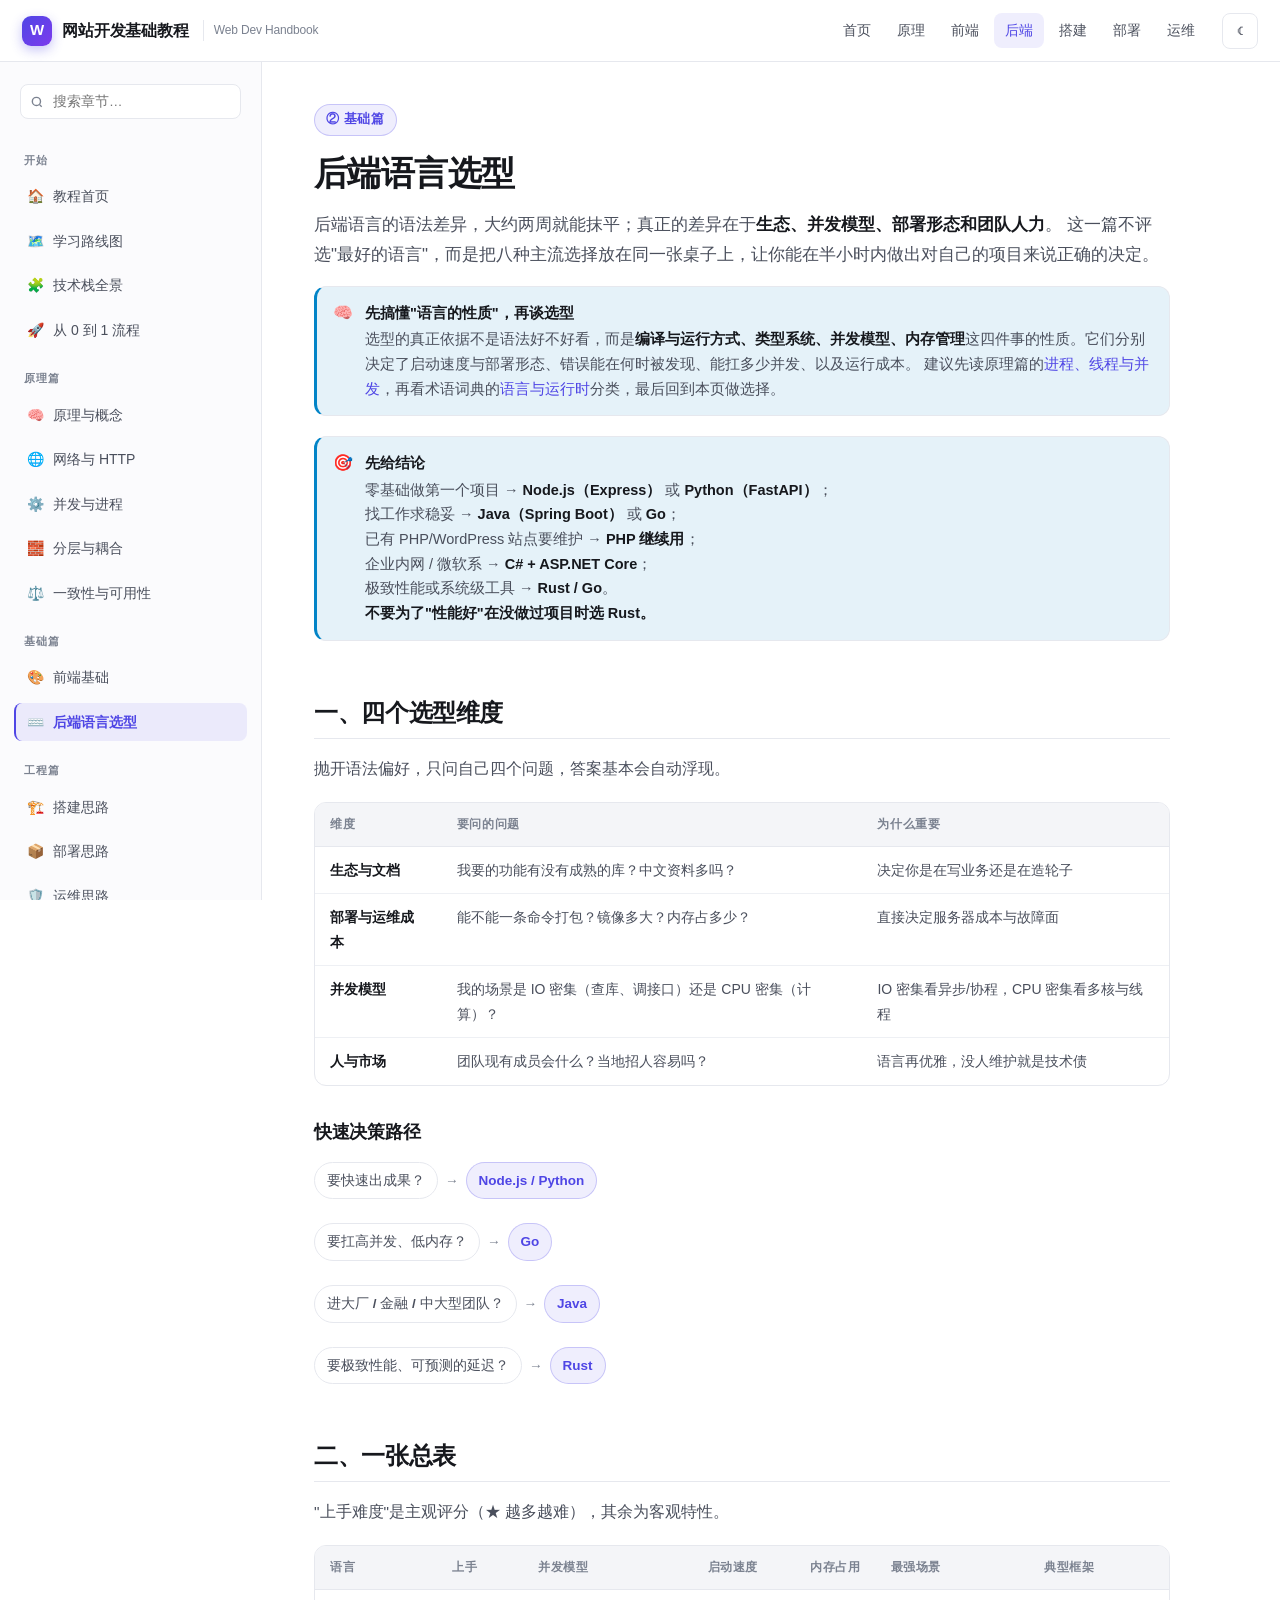
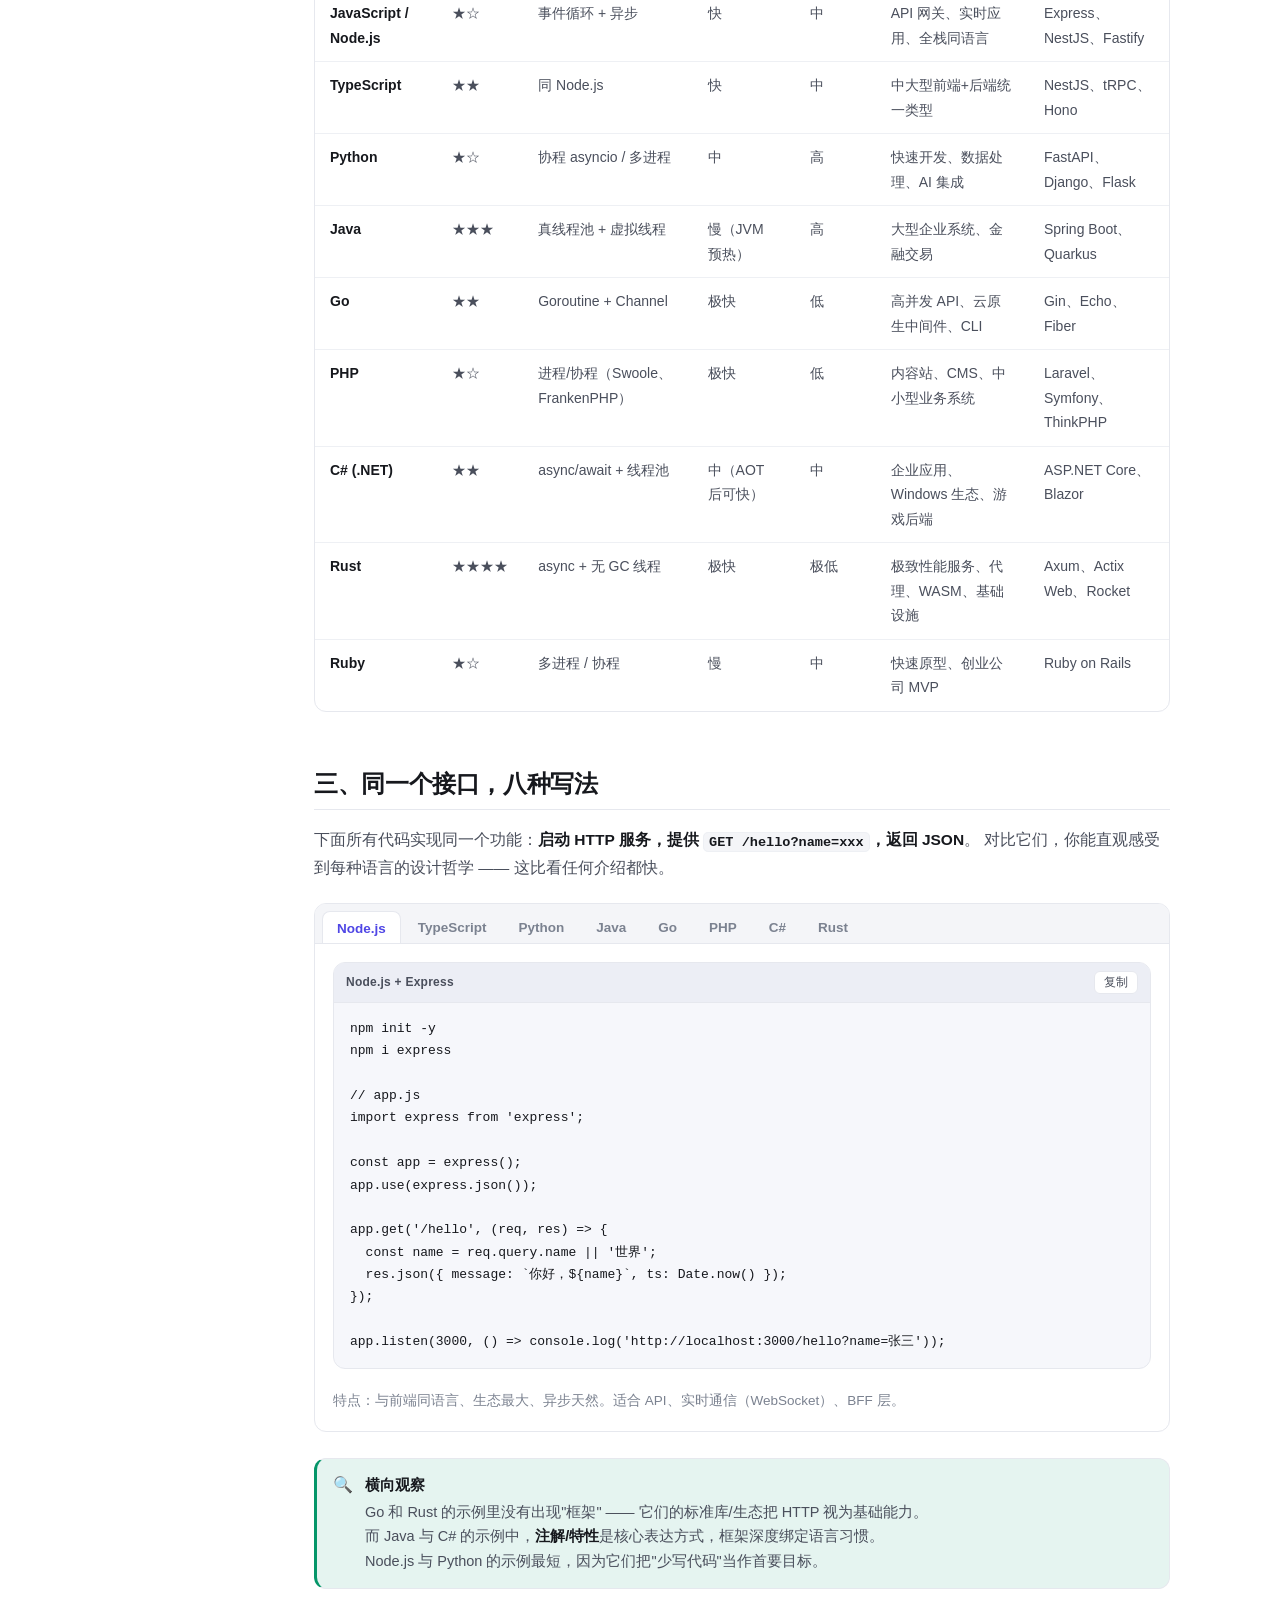
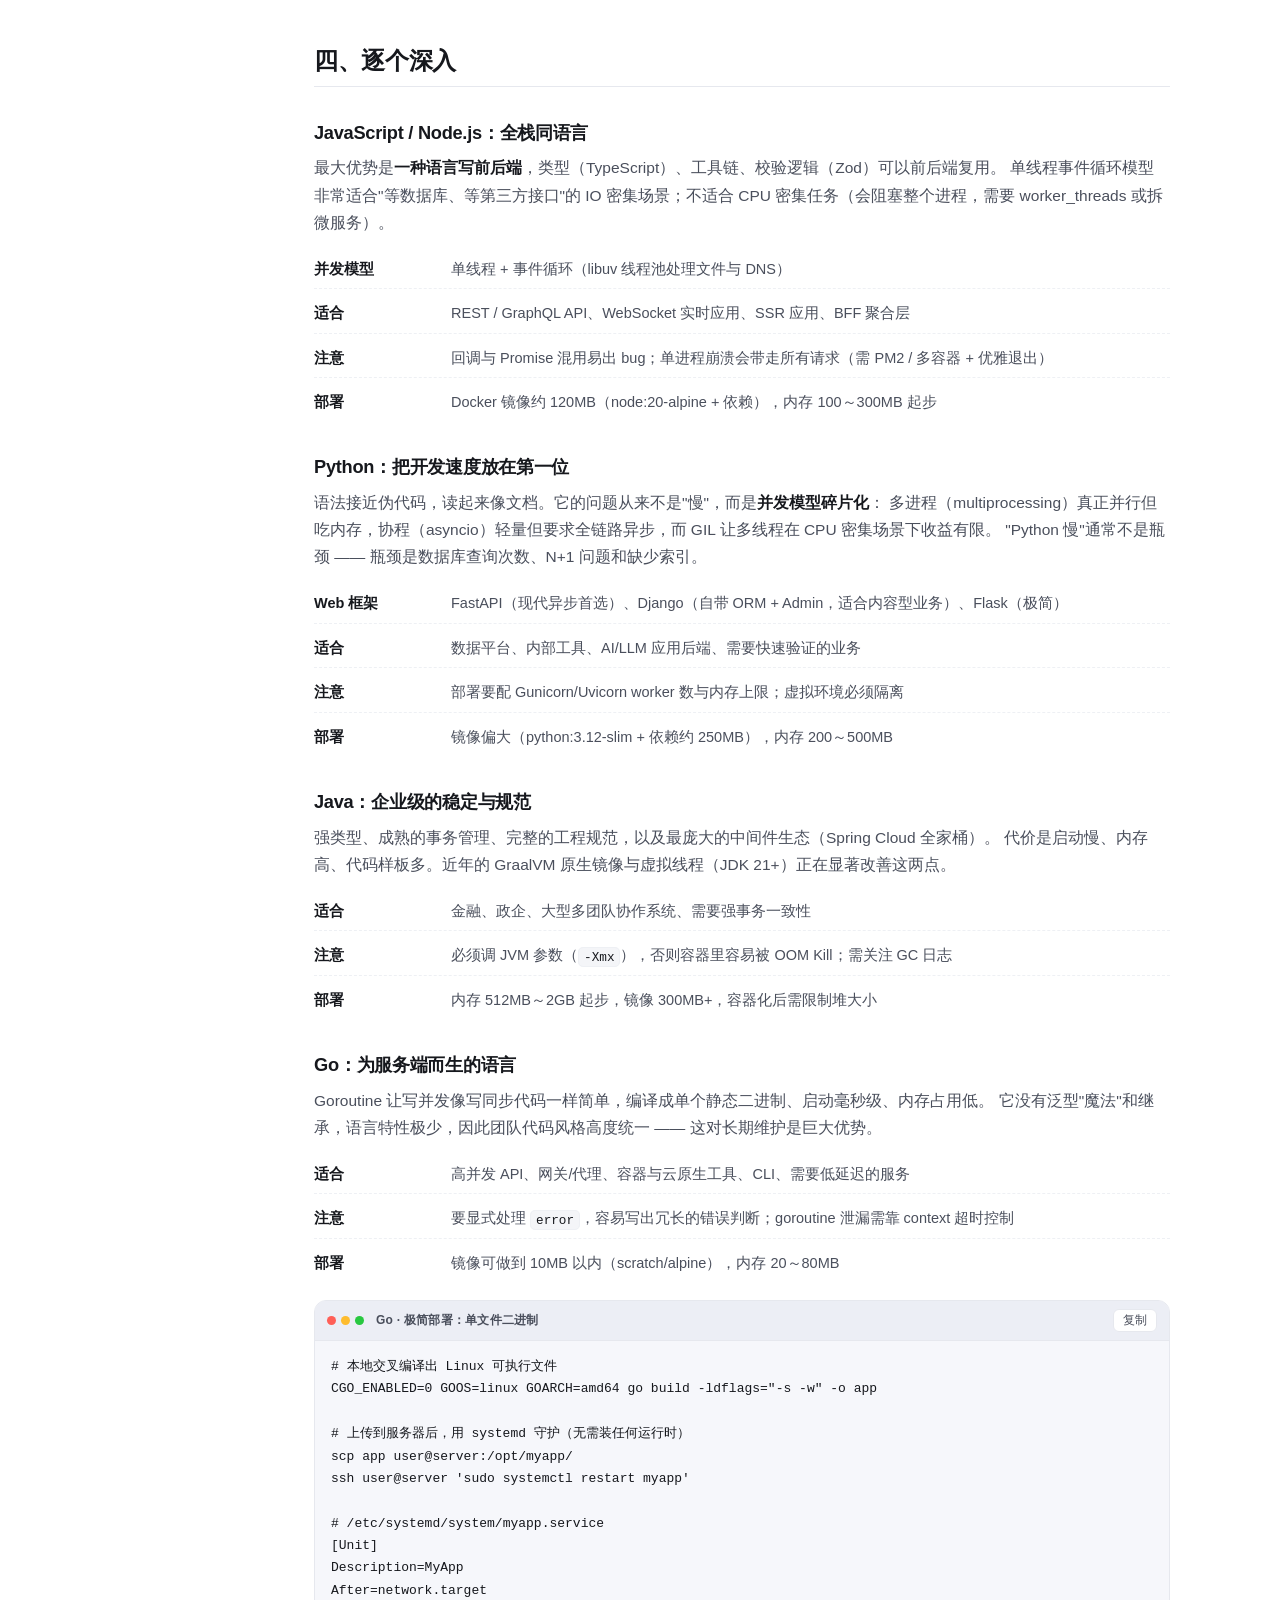
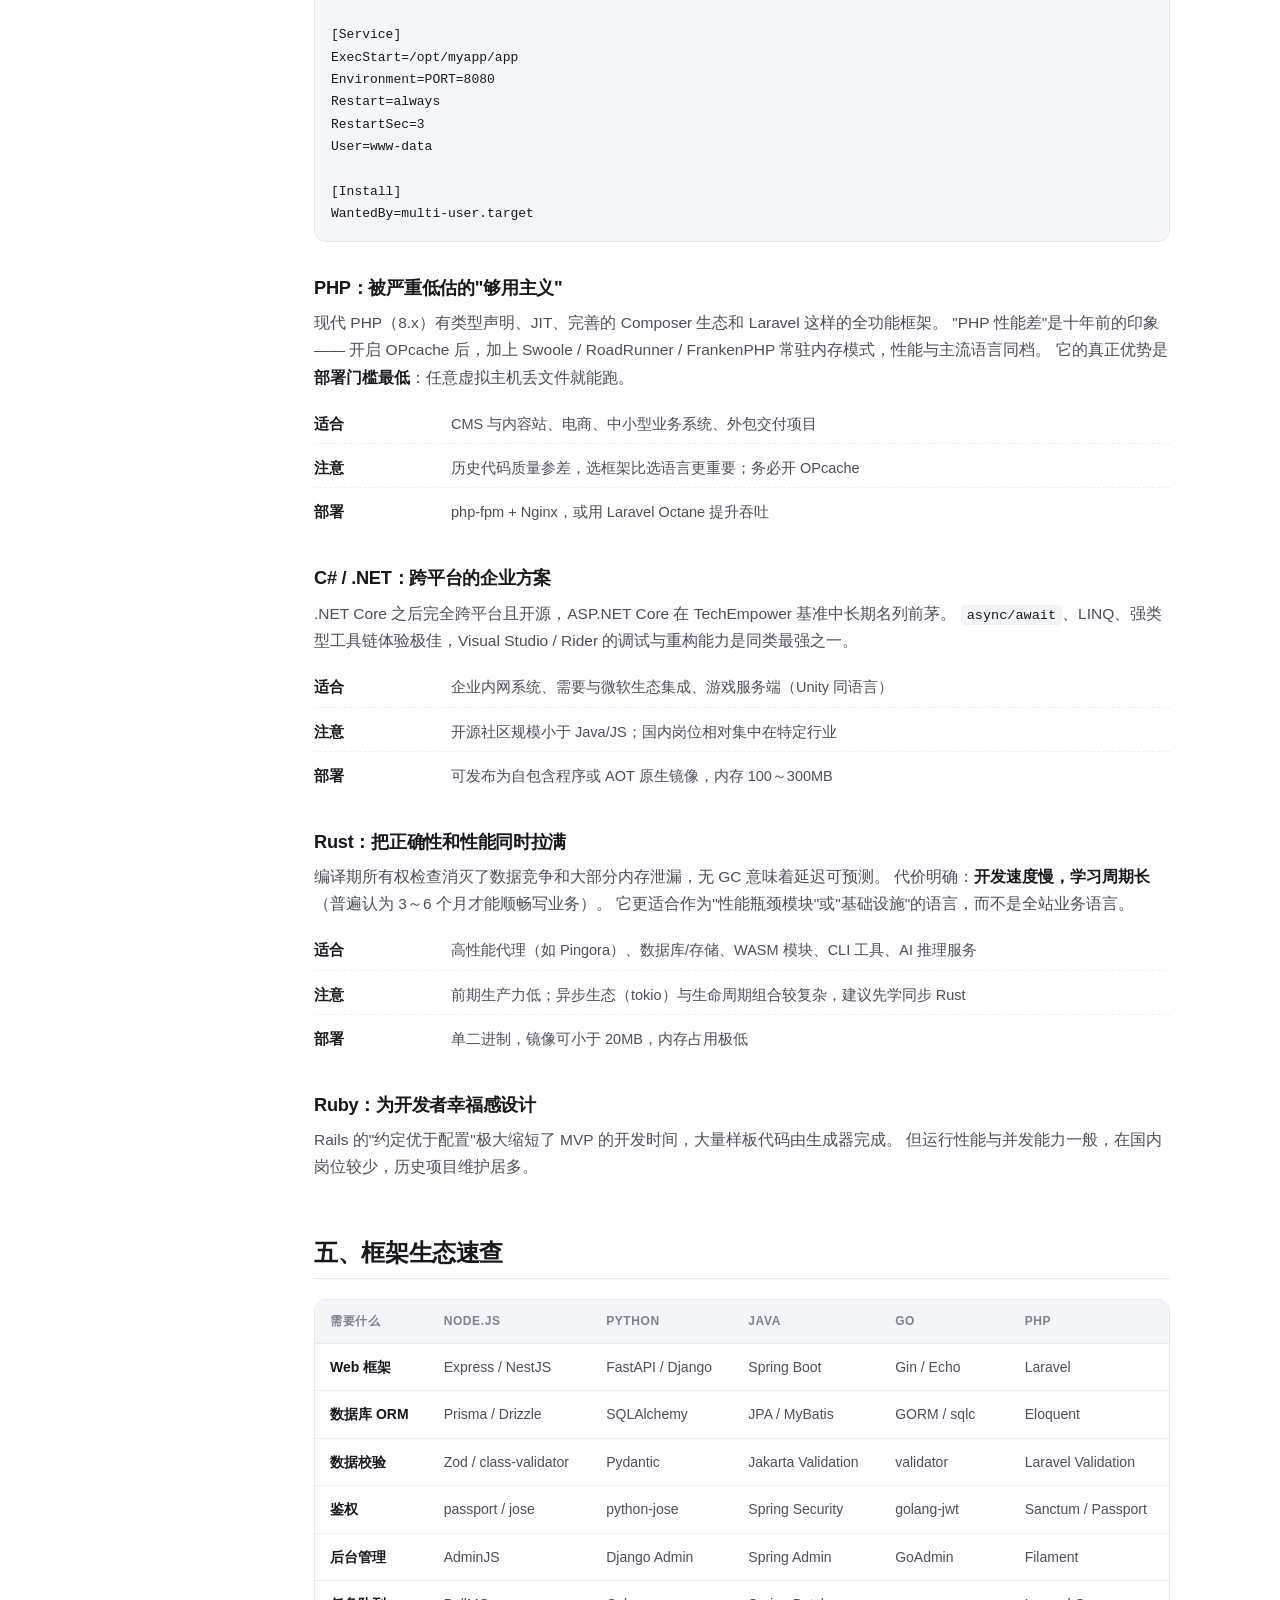
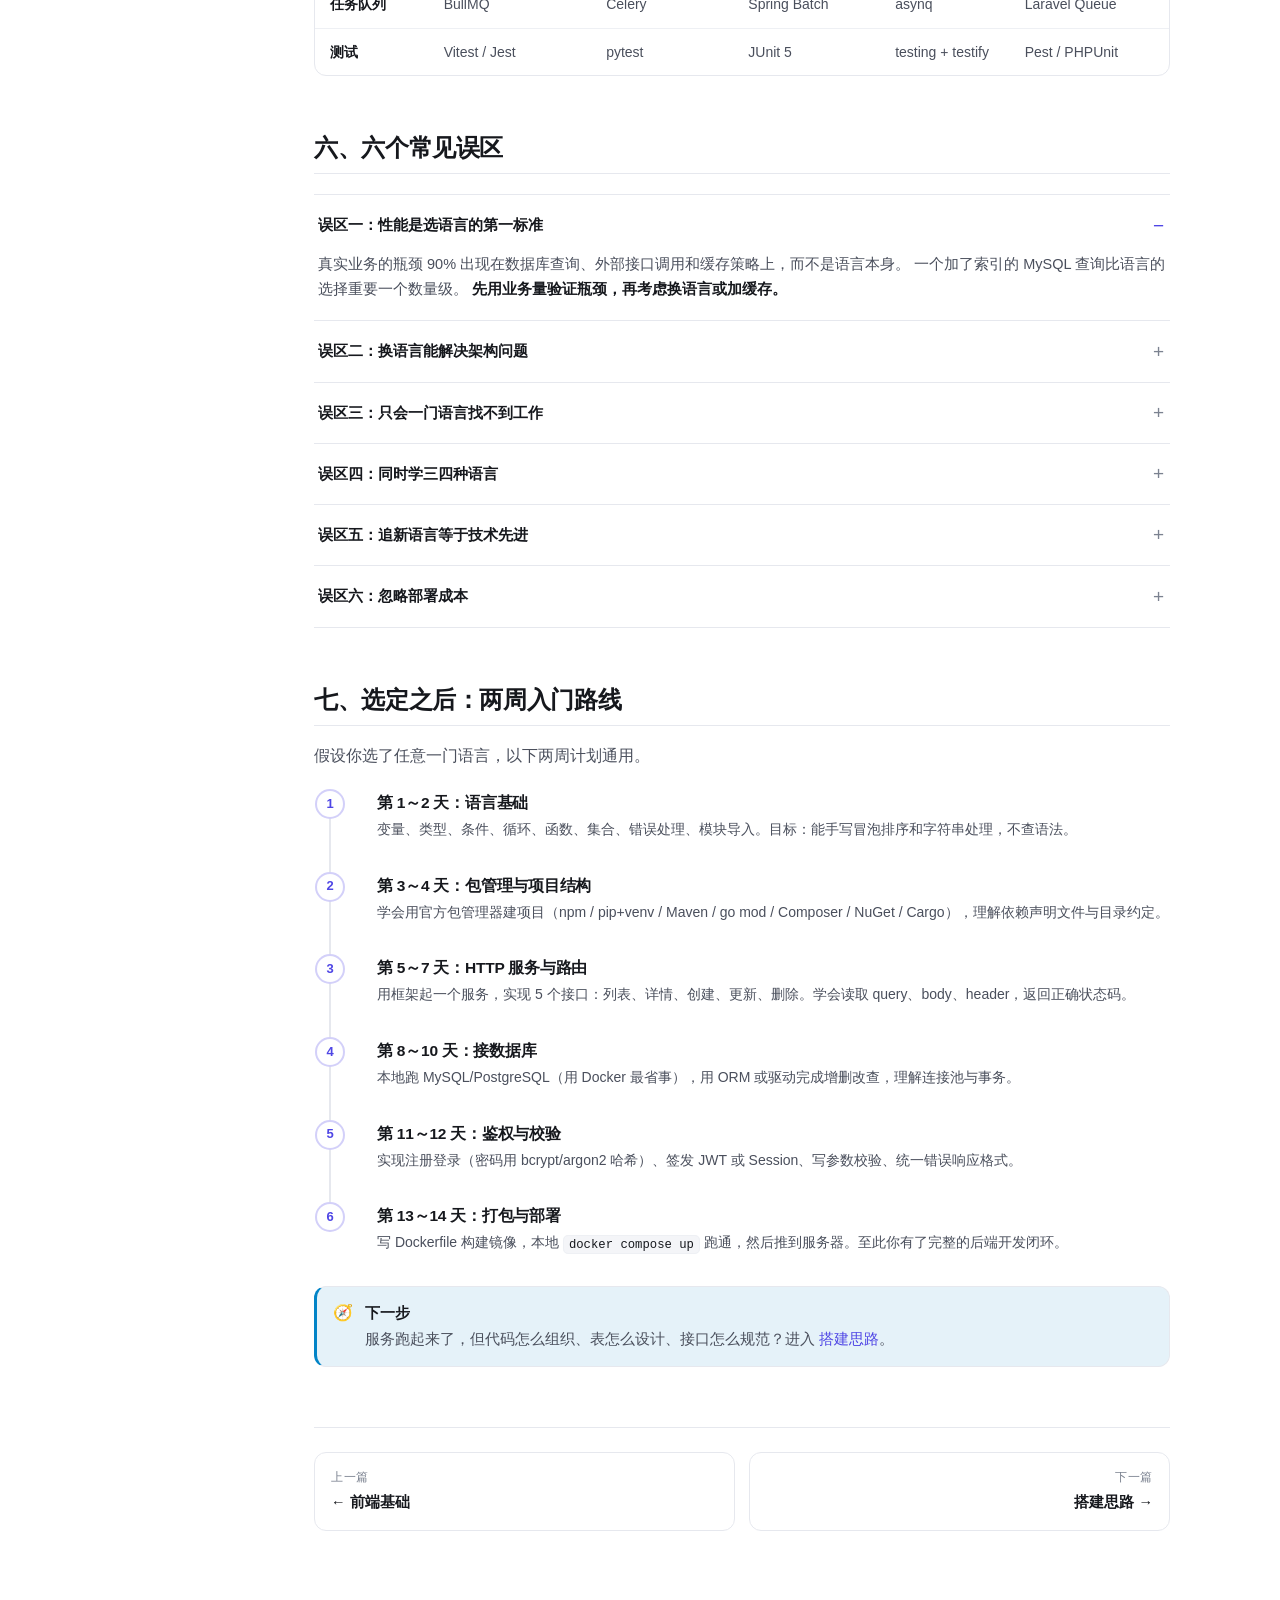
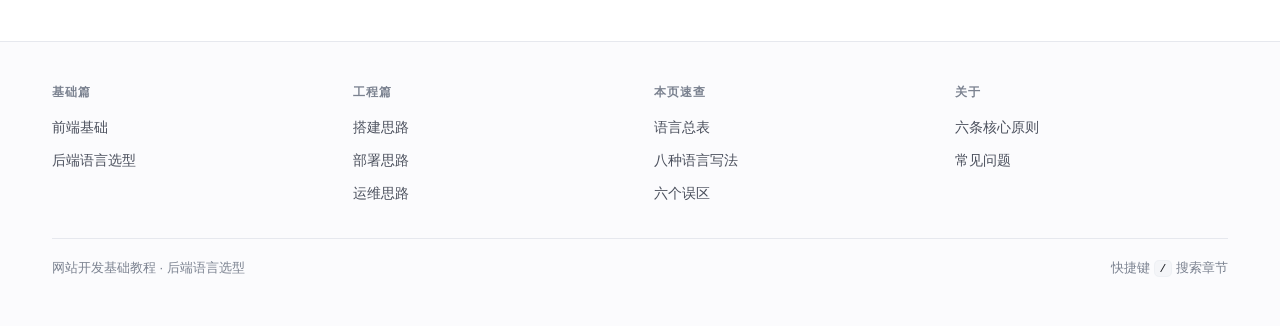
<file: pages/languages.html>
<!DOCTYPE html>
<html lang="zh-CN" data-theme="light">
<head>
<meta charset="UTF-8">
<meta name="viewport" content="width=device-width, initial-scale=1.0">
<title>后端语言选型 · 网站开发基础教程</title>
<meta name="description" content="八种主流后端语言（Node.js、Python、Java、Go、PHP、C#、Rust、Ruby）的特点、生态、最小示例与选型对比。">
<link rel="stylesheet" href="../assets/css/style.css">
</head>
<body data-root="../">
<div id="progress"></div>

<header class="topbar">
  <button class="topbar__burger" type="button" aria-label="打开导航">☰</button>
  <a class="brand" href="../index.html">
    <span class="brand__logo">W</span>
    <span>网站开发基础教程</span>
    <span class="brand__sub">Web Dev Handbook</span>
  </a>
  <div class="topbar__spacer"></div>
  <nav class="topbar__nav">
    <a href="../index.html">首页</a>
    <a href="concepts.html">原理</a>
    <a href="frontend.html">前端</a>
    <a class="is-active" href="languages.html">后端</a>
    <a href="architecture.html">搭建</a>
    <a href="deployment.html">部署</a>
    <a href="ops.html">运维</a>
  </nav>
  <button class="icon-btn" id="themeBtn" type="button" aria-label="切换主题">☾</button>
</header>

<div class="layout">
  <aside class="sidebar" aria-label="章节导航"></aside>

  <main class="content">
    <span class="eyebrow">② 基础篇</span>
    <h1>后端语言选型</h1>
    <p class="lede">
      后端语言的语法差异，大约两周就能抹平；真正的差异在于<b>生态、并发模型、部署形态和团队人力</b>。
      这一篇不评选"最好的语言"，而是把八种主流选择放在同一张桌子上，让你能在半小时内做出对自己的项目来说正确的决定。
    </p>

    <div class="callout callout--info">
      <span class="callout__ico">🧠</span>
      <div>
        <strong>先搞懂"语言的性质"，再谈选型</strong>
        <p>选型的真正依据不是语法好不好看，而是<b>编译与运行方式、类型系统、并发模型、内存管理</b>这四件事的性质。它们分别决定了启动速度与部署形态、错误能在何时被发现、能扛多少并发、以及运行成本。
        建议先读原理篇的<a href="concepts.html#concurrency">进程、线程与并发</a>，再看术语词典的<a href="glossary.html#g-lang">语言与运行时</a>分类，最后回到本页做选择。</p>
      </div>
    </div>

    <div class="callout callout--info">
      <span class="callout__ico">🎯</span>
      <div>
        <strong>先给结论</strong>
        <p>零基础做第一个项目 → <b>Node.js（Express）</b> 或 <b>Python（FastAPI）</b>；<br>
        找工作求稳妥 → <b>Java（Spring Boot）</b> 或 <b>Go</b>；<br>
        已有 PHP/WordPress 站点要维护 → <b>PHP 继续用</b>；<br>
        企业内网 / 微软系 → <b>C# + ASP.NET Core</b>；<br>
        极致性能或系统级工具 → <b>Rust / Go</b>。<br>
        <b>不要为了"性能好"在没做过项目时选 Rust。</b></p>
      </div>
    </div>

    <h2 id="how">一、四个选型维度</h2>
    <p>抛开语法偏好，只问自己四个问题，答案基本会自动浮现。</p>
    <div class="table-wrap">
      <table class="table-key">
        <thead><tr><th>维度</th><th>要问的问题</th><th>为什么重要</th></tr></thead>
        <tbody>
          <tr><td>生态与文档</td><td>我要的功能有没有成熟的库？中文资料多吗？</td><td>决定你是在写业务还是在造轮子</td></tr>
          <tr><td>部署与运维成本</td><td>能不能一条命令打包？镜像多大？内存占多少？</td><td>直接决定服务器成本与故障面</td></tr>
          <tr><td>并发模型</td><td>我的场景是 IO 密集（查库、调接口）还是 CPU 密集（计算）？</td><td>IO 密集看异步/协程，CPU 密集看多核与线程</td></tr>
          <tr><td>人与市场</td><td>团队现有成员会什么？当地招人容易吗？</td><td>语言再优雅，没人维护就是技术债</td></tr>
        </tbody>
      </table>
    </div>

    <h3>快速决策路径</h3>
    <div class="flow">
      <span>要快速出成果？</span><i>→</i>
      <span class="on">Node.js / Python</span>
    </div>
    <div class="flow">
      <span>要扛高并发、低内存？</span><i>→</i>
      <span class="on">Go</span>
    </div>
    <div class="flow">
      <span>进大厂 / 金融 / 中大型团队？</span><i>→</i>
      <span class="on">Java</span>
    </div>
    <div class="flow">
      <span>要极致性能、可预测的延迟？</span><i>→</i>
      <span class="on">Rust</span>
    </div>

    <h2 id="compare">二、一张总表</h2>
    <p>"上手难度"是主观评分（★ 越多越难），其余为客观特性。</p>
    <div class="table-wrap">
      <table class="table-key">
        <thead>
          <tr><th>语言</th><th>上手</th><th>并发模型</th><th>启动速度</th><th>内存占用</th><th>最强场景</th><th>典型框架</th></tr>
        </thead>
        <tbody>
          <tr>
            <td>JavaScript / Node.js</td>
            <td>★☆</td>
            <td>事件循环 + 异步</td>
            <td>快</td>
            <td>中</td>
            <td>API 网关、实时应用、全栈同语言</td>
            <td>Express、NestJS、Fastify</td>
          </tr>
          <tr>
            <td>TypeScript</td>
            <td>★★</td>
            <td>同 Node.js</td>
            <td>快</td>
            <td>中</td>
            <td>中大型前端+后端统一类型</td>
            <td>NestJS、tRPC、Hono</td>
          </tr>
          <tr>
            <td>Python</td>
            <td>★☆</td>
            <td>协程 asyncio / 多进程</td>
            <td>中</td>
            <td>高</td>
            <td>快速开发、数据处理、AI 集成</td>
            <td>FastAPI、Django、Flask</td>
          </tr>
          <tr>
            <td>Java</td>
            <td>★★★</td>
            <td>真线程池 + 虚拟线程</td>
            <td>慢（JVM 预热）</td>
            <td>高</td>
            <td>大型企业系统、金融交易</td>
            <td>Spring Boot、Quarkus</td>
          </tr>
          <tr>
            <td>Go</td>
            <td>★★</td>
            <td>Goroutine + Channel</td>
            <td>极快</td>
            <td>低</td>
            <td>高并发 API、云原生中间件、CLI</td>
            <td>Gin、Echo、Fiber</td>
          </tr>
          <tr>
            <td>PHP</td>
            <td>★☆</td>
            <td>进程/协程（Swoole、FrankenPHP）</td>
            <td>极快</td>
            <td>低</td>
            <td>内容站、CMS、中小型业务系统</td>
            <td>Laravel、Symfony、ThinkPHP</td>
          </tr>
          <tr>
            <td>C# (.NET)</td>
            <td>★★</td>
            <td>async/await + 线程池</td>
            <td>中（AOT 后可快）</td>
            <td>中</td>
            <td>企业应用、Windows 生态、游戏后端</td>
            <td>ASP.NET Core、Blazor</td>
          </tr>
          <tr>
            <td>Rust</td>
            <td>★★★★</td>
            <td>async + 无 GC 线程</td>
            <td>极快</td>
            <td>极低</td>
            <td>极致性能服务、代理、WASM、基础设施</td>
            <td>Axum、Actix Web、Rocket</td>
          </tr>
          <tr>
            <td>Ruby</td>
            <td>★☆</td>
            <td>多进程 / 协程</td>
            <td>慢</td>
            <td>中</td>
            <td>快速原型、创业公司 MVP</td>
            <td>Ruby on Rails</td>
          </tr>
        </tbody>
      </table>
    </div>

    <h2 id="sample">三、同一个接口，八种写法</h2>
    <p>
      下面所有代码实现同一个功能：<b>启动 HTTP 服务，提供 <code>GET /hello?name=xxx</code>，返回 JSON</b>。
      对比它们，你能直观感受到每种语言的设计哲学 —— 这比看任何介绍都快。
    </p>

    <div class="tabs">
      <div class="tabs__bar" role="tablist">
        <button class="tab-btn is-active" role="tab" aria-selected="true" type="button">Node.js</button>
        <button class="tab-btn" role="tab" aria-selected="false" type="button">TypeScript</button>
        <button class="tab-btn" role="tab" aria-selected="false" type="button">Python</button>
        <button class="tab-btn" role="tab" aria-selected="false" type="button">Java</button>
        <button class="tab-btn" role="tab" aria-selected="false" type="button">Go</button>
        <button class="tab-btn" role="tab" aria-selected="false" type="button">PHP</button>
        <button class="tab-btn" role="tab" aria-selected="false" type="button">C#</button>
        <button class="tab-btn" role="tab" aria-selected="false" type="button">Rust</button>
      </div>

      <div class="tab-panel is-active">
        <div class="code">
          <div class="code__head"><span class="code__lang">Node.js + Express</span></div>
          <pre><code>npm init -y
npm i express

// app.js
import express from 'express';

const app = express();
app.use(express.json());

app.get('/hello', (req, res) =&gt; {
  const name = req.query.name || '世界';
  res.json({ message: `你好，${name}`, ts: Date.now() });
});

app.listen(3000, () =&gt; console.log('http://localhost:3000/hello?name=张三'));</code></pre>
        </div>
        <p class="muted">特点：与前端同语言、生态最大、异步天然。适合 API、实时通信（WebSocket）、BFF 层。</p>
      </div>

      <div class="tab-panel">
        <div class="code">
          <div class="code__head"><span class="code__lang">TypeScript + NestJS</span></div>
          <pre><code>npm i -g @nestjs/cli
nest new my-api

// src/app.controller.ts
import { Controller, Get, Query } from '@nestjs/common';

@Controller('hello')
export class AppController {
  @Get()
  hello(@Query('name') name = '世界') {
    return { message: `你好，${name}`, ts: Date.now() };
  }
}

// 编译后运行：npm run build &amp;&amp; node dist/main.js
// 优点：装饰器 + 依赖注入 + 类型安全，适合多人协作的中大型项目</code></pre>
        </div>
        <p class="muted">特点：给 JS 加上静态类型。项目超过几千行后，类型带来的收益远大于写类型注释的成本。</p>
      </div>

      <div class="tab-panel">
        <div class="code">
          <div class="code__head"><span class="code__lang">Python + FastAPI</span></div>
          <pre><code>pip install fastapi uvicorn

# main.py
from fastapi import FastAPI
from datetime import datetime

app = FastAPI()

@app.get("/hello")
def hello(name: str = "世界"):
    return {"message": f"你好，{name}", "ts": int(datetime.now().timestamp() * 1000)}

# uvicorn main:app --reload --port 3000
# 自动生成交互式文档：http://localhost:3000/docs</code></pre>
        </div>
        <p class="muted">特点：类型注解即校验即文档。数据处理、爬虫、AI 集成的首选，生态覆盖面极广。</p>
      </div>

      <div class="tab-panel">
        <div class="code">
          <div class="code__head"><span class="code__lang">Java + Spring Boot</span></div>
          <pre><code>// 用 start.spring.io 生成项目，或 mvn archetype:generate
// pom.xml 依赖：spring-boot-starter-web

// HelloController.java
package com.example.demo;

import org.springframework.web.bind.annotation.*;
import java.util.Map;

@RestController
public class HelloController {
    @GetMapping("/hello")
    public Map&lt;String, Object&gt; hello(@RequestParam(defaultValue = "世界") String name) {
        return Map.of("message", "你好，" + name, "ts", System.currentTimeMillis());
    }
}

// 启动：./mvnw spring-boot:run
// 打包：./mvnw clean package → target/demo-0.0.1-SNAPSHOT.jar → java -jar</code></pre>
        </div>
        <p class="muted">特点：生态极其完备（安全、事务、消息、缓存全都有官方方案），企业级事实标准。代价是代码量和启动内存偏高。</p>
      </div>

      <div class="tab-panel">
        <div class="code">
          <div class="code__head"><span class="code__lang">Go + 标准库（零依赖）</span></div>
          <pre><code>package main

import (
	"encoding/json"
	"net/http"
	"time"
)

func main() {
	http.HandleFunc("/hello", func(w http.ResponseWriter, r *http.Request) {
		name := r.URL.Query().Get("name")
		if name == "" {
			name = "世界"
		}
		w.Header().Set("Content-Type", "application/json; charset=utf-8")
		json.NewEncoder(w).Encode(map[string]any{
			"message": "你好，" + name,
			"ts":      time.Now().UnixMilli(),
		})
	})
	http.ListenAndServe(":3000", nil)   // go run main.go
}</code></pre>
        </div>
        <p class="muted">特点：标准库自带 HTTP 服务，不装框架也能干活。编译成单个二进制文件，部署时 <code>scp</code> 上去就能跑，静态镜像只有几 MB。</p>
      </div>

      <div class="tab-panel">
        <div class="code">
          <div class="code__head"><span class="code__lang">PHP 8（内置服务器）</span></div>
          <pre><code>// index.php
&lt;?php
$name = $_GET['name'] ?? '世界';
header('Content-Type: application/json; charset=utf-8');
echo json_encode([
    'message' =&gt; "你好，{$name}",
    'ts'      =&gt; (int) (microtime(true) * 1000),
], JSON_UNESCAPED_UNICODE);

// 运行：php -S 0.0.0.0:3000 index.php
// 生产：用 php-fpm + Nginx 或 Laravel + Octane（Swoole 常驻内存）</code></pre>
        </div>
        <p class="muted">特点：共享主机即可运行，无需编译、无需额外运维。全球绝大多数 CMS 与中小站点跑在 PHP 上。</p>
      </div>

      <div class="tab-panel">
        <div class="code">
          <div class="code__head"><span class="code__lang">C# + ASP.NET Core（最小 API）</span></div>
          <pre><code>dotnet new web -o HelloApi
cd HelloApi

// Program.cs
var builder = WebApplication.CreateBuilder(args);
var app = builder.Build();

app.MapGet("/hello", (string? name) =&gt; new {
    message = $"你好，{name ?? "世界"}",
    ts = DateTimeOffset.Now.ToUnixTimeMilliseconds()
});

app.Run("http://0.0.0.0:3000");
// 运行：dotnet run   发布：dotnet publish -c Release</code></pre>
        </div>
        <p class="muted">特点：性能在主流框架中长期靠前，类型系统与工具链（Visual Studio / Rider）极其成熟，跨平台已无历史包袱。</p>
      </div>

      <div class="tab-panel">
        <div class="code">
          <div class="code__head"><span class="code__lang">Rust + Axum</span></div>
          <pre><code>// cargo new hello-api &amp;&amp; cd hello-api
// Cargo.toml: axum = "0.7", tokio = { version = "1", features = ["full"] }, serde_json = "1"

use axum::{routing::get, Router, Json, extract::Query};
use serde::Deserialize;
use std::collections::HashMap;

#[derive(Deserialize)]
struct Params { name: Option&lt;String&gt; }

async fn hello(Query(p): Query&lt;Params&gt;) -&gt; Json&lt;serde_json::Value&gt; {
    let name = p.name.unwrap_or_else(|| "世界".into());
    Json(serde_json::json!({ "message": format!("你好，{}", name) }))
}

#[tokio::main]
async fn main() {
    let app = Router::new().route("/hello", get(hello));
    let listener = tokio::net::TcpListener::bind("0.0.0.0:3000").await.unwrap();
    axum::serve(listener, app).await.unwrap();
}</code></pre>
        </div>
        <p class="muted">特点：无 GC、零成本抽象，性能与内存效率顶级。代价是学习曲线陡峭（所有权与生命周期），开发速度明显慢于脚本语言。</p>
      </div>
    </div>

    <div class="callout callout--tip">
      <span class="callout__ico">🔍</span>
      <div>
        <strong>横向观察</strong>
        <p>Go 和 Rust 的示例里没有出现"框架" —— 它们的标准库/生态把 HTTP 视为基础能力。<br>
        而 Java 与 C# 的示例中，<b>注解/特性</b>是核心表达方式，框架深度绑定语言习惯。<br>
        Node.js 与 Python 的示例最短，因为它们把"少写代码"当作首要目标。</p>
      </div>
    </div>

    <h2 id="deep">四、逐个深入</h2>

    <h3>JavaScript / Node.js：全栈同语言</h3>
    <p>
      最大优势是<b>一种语言写前后端</b>，类型（TypeScript）、工具链、校验逻辑（Zod）可以前后端复用。
      单线程事件循环模型非常适合"等数据库、等第三方接口"的 IO 密集场景；不适合 CPU 密集任务（会阻塞整个进程，需要 worker_threads 或拆微服务）。
    </p>
    <ul class="plain-list">
      <li><span class="k">并发模型</span><span>单线程 + 事件循环（libuv 线程池处理文件与 DNS）</span></li>
      <li><span class="k">适合</span><span>REST / GraphQL API、WebSocket 实时应用、SSR 应用、BFF 聚合层</span></li>
      <li><span class="k">注意</span><span>回调与 Promise 混用易出 bug；单进程崩溃会带走所有请求（需 PM2 / 多容器 + 优雅退出）</span></li>
      <li><span class="k">部署</span><span>Docker 镜像约 120MB（node:20-alpine + 依赖），内存 100～300MB 起步</span></li>
    </ul>

    <h3>Python：把开发速度放在第一位</h3>
    <p>
      语法接近伪代码，读起来像文档。它的问题从来不是"慢"，而是<b>并发模型碎片化</b>：
      多进程（multiprocessing）真正并行但吃内存，协程（asyncio）轻量但要求全链路异步，而 GIL 让多线程在 CPU 密集场景下收益有限。
      "Python 慢"通常不是瓶颈 —— 瓶颈是数据库查询次数、N+1 问题和缺少索引。
    </p>
    <ul class="plain-list">
      <li><span class="k">Web 框架</span><span>FastAPI（现代异步首选）、Django（自带 ORM + Admin，适合内容型业务）、Flask（极简）</span></li>
      <li><span class="k">适合</span><span>数据平台、内部工具、AI/LLM 应用后端、需要快速验证的业务</span></li>
      <li><span class="k">注意</span><span>部署要配 Gunicorn/Uvicorn worker 数与内存上限；虚拟环境必须隔离</span></li>
      <li><span class="k">部署</span><span>镜像偏大（python:3.12-slim + 依赖约 250MB），内存 200～500MB</span></li>
    </ul>

    <h3>Java：企业级的稳定与规范</h3>
    <p>
      强类型、成熟的事务管理、完整的工程规范，以及最庞大的中间件生态（Spring Cloud 全家桶）。
      代价是启动慢、内存高、代码样板多。近年的 GraalVM 原生镜像与虚拟线程（JDK 21+）正在显著改善这两点。
    </p>
    <ul class="plain-list">
      <li><span class="k">适合</span><span>金融、政企、大型多团队协作系统、需要强事务一致性</span></li>
      <li><span class="k">注意</span><span>必须调 JVM 参数（<code>-Xmx</code>），否则容器里容易被 OOM Kill；需关注 GC 日志</span></li>
      <li><span class="k">部署</span><span>内存 512MB～2GB 起步，镜像 300MB+，容器化后需限制堆大小</span></li>
    </ul>

    <h3>Go：为服务端而生的语言</h3>
    <p>
      Goroutine 让写并发像写同步代码一样简单，编译成单个静态二进制、启动毫秒级、内存占用低。
      它没有泛型"魔法"和继承，语言特性极少，因此团队代码风格高度统一 —— 这对长期维护是巨大优势。
    </p>
    <ul class="plain-list">
      <li><span class="k">适合</span><span>高并发 API、网关/代理、容器与云原生工具、CLI、需要低延迟的服务</span></li>
      <li><span class="k">注意</span><span>要显式处理 <code>error</code>，容易写出冗长的错误判断；goroutine 泄漏需靠 context 超时控制</span></li>
      <li><span class="k">部署</span><span>镜像可做到 10MB 以内（scratch/alpine），内存 20～80MB</span></li>
    </ul>

    <div class="code">
      <div class="code__head"><span class="code__dots"><i></i><i></i><i></i></span><span class="code__lang">Go · 极简部署：单文件二进制</span></div>
      <pre><code># 本地交叉编译出 Linux 可执行文件
CGO_ENABLED=0 GOOS=linux GOARCH=amd64 go build -ldflags="-s -w" -o app

# 上传到服务器后，用 systemd 守护（无需装任何运行时）
scp app user@server:/opt/myapp/
ssh user@server 'sudo systemctl restart myapp'

# /etc/systemd/system/myapp.service
[Unit]
Description=MyApp
After=network.target

[Service]
ExecStart=/opt/myapp/app
Environment=PORT=8080
Restart=always
RestartSec=3
User=www-data

[Install]
WantedBy=multi-user.target</code></pre>
    </div>

    <h3>PHP：被严重低估的"够用主义"</h3>
    <p>
      现代 PHP（8.x）有类型声明、JIT、完善的 Composer 生态和 Laravel 这样的全功能框架。
      "PHP 性能差"是十年前的印象 —— 开启 OPcache 后，加上 Swoole / RoadRunner / FrankenPHP 常驻内存模式，性能与主流语言同档。
      它的真正优势是<b>部署门槛最低</b>：任意虚拟主机丢文件就能跑。
    </p>
    <ul class="plain-list">
      <li><span class="k">适合</span><span>CMS 与内容站、电商、中小型业务系统、外包交付项目</span></li>
      <li><span class="k">注意</span><span>历史代码质量参差，选框架比选语言更重要；务必开 OPcache</span></li>
      <li><span class="k">部署</span><span>php-fpm + Nginx，或用 Laravel Octane 提升吞吐</span></li>
    </ul>

    <h3>C# / .NET：跨平台的企业方案</h3>
    <p>
      .NET Core 之后完全跨平台且开源，ASP.NET Core 在 TechEmpower 基准中长期名列前茅。
      <code>async/await</code>、LINQ、强类型工具链体验极佳，Visual Studio / Rider 的调试与重构能力是同类最强之一。
    </p>
    <ul class="plain-list">
      <li><span class="k">适合</span><span>企业内网系统、需要与微软生态集成、游戏服务端（Unity 同语言）</span></li>
      <li><span class="k">注意</span><span>开源社区规模小于 Java/JS；国内岗位相对集中在特定行业</span></li>
      <li><span class="k">部署</span><span>可发布为自包含程序或 AOT 原生镜像，内存 100～300MB</span></li>
    </ul>

    <h3>Rust：把正确性和性能同时拉满</h3>
    <p>
      编译期所有权检查消灭了数据竞争和大部分内存泄漏，无 GC 意味着延迟可预测。
      代价明确：<b>开发速度慢，学习周期长</b>（普遍认为 3～6 个月才能顺畅写业务）。
      它更适合作为"性能瓶颈模块"或"基础设施"的语言，而不是全站业务语言。
    </p>
    <ul class="plain-list">
      <li><span class="k">适合</span><span>高性能代理（如 Pingora）、数据库/存储、WASM 模块、CLI 工具、AI 推理服务</span></li>
      <li><span class="k">注意</span><span>前期生产力低；异步生态（tokio）与生命周期组合较复杂，建议先学同步 Rust</span></li>
      <li><span class="k">部署</span><span>单二进制，镜像可小于 20MB，内存占用极低</span></li>
    </ul>

    <h3>Ruby：为开发者幸福感设计</h3>
    <p>
      Rails 的"约定优于配置"极大缩短了 MVP 的开发时间，大量样板代码由生成器完成。
      但运行性能与并发能力一般，在国内岗位较少，历史项目维护居多。
    </p>

    <h2 id="framework-eco">五、框架生态速查</h2>
    <div class="table-wrap">
      <table class="table-key">
        <thead><tr><th>需要什么</th><th>Node.js</th><th>Python</th><th>Java</th><th>Go</th><th>PHP</th></tr></thead>
        <tbody>
          <tr><td>Web 框架</td><td>Express / NestJS</td><td>FastAPI / Django</td><td>Spring Boot</td><td>Gin / Echo</td><td>Laravel</td></tr>
          <tr><td>数据库 ORM</td><td>Prisma / Drizzle</td><td>SQLAlchemy</td><td>JPA / MyBatis</td><td>GORM / sqlc</td><td>Eloquent</td></tr>
          <tr><td>数据校验</td><td>Zod / class-validator</td><td>Pydantic</td><td>Jakarta Validation</td><td>validator</td><td>Laravel Validation</td></tr>
          <tr><td>鉴权</td><td>passport / jose</td><td>python-jose</td><td>Spring Security</td><td>golang-jwt</td><td>Sanctum / Passport</td></tr>
          <tr><td>后台管理</td><td>AdminJS</td><td>Django Admin</td><td>Spring Admin</td><td>GoAdmin</td><td>Filament</td></tr>
          <tr><td>任务队列</td><td>BullMQ</td><td>Celery</td><td>Spring Batch</td><td>asynq</td><td>Laravel Queue</td></tr>
          <tr><td>测试</td><td>Vitest / Jest</td><td>pytest</td><td>JUnit 5</td><td>testing + testify</td><td>Pest / PHPUnit</td></tr>
        </tbody>
      </table>
    </div>

    <h2 id="pitfalls">六、六个常见误区</h2>
    <div class="accordion">
      <details open>
        <summary>误区一：性能是选语言的第一标准</summary>
        <div class="acc-body">
          <p>真实业务的瓶颈 90% 出现在数据库查询、外部接口调用和缓存策略上，而不是语言本身。
          一个加了索引的 MySQL 查询比语言的选择重要一个数量级。
          <b>先用业务量验证瓶颈，再考虑换语言或加缓存。</b></p>
        </div>
      </details>
      <details>
        <summary>误区二：换语言能解决架构问题</summary>
        <div class="acc-body">
          <p>代码混乱、接口慢、部署麻烦，换语言的成本是重写整个系统，而收获往往只是"看起来更现代"。
          如果当前语言的生态确实不符合业务方向（例如要做 AI 推理却用 PHP），那才值得迁移。</p>
        </div>
      </details>
      <details>
        <summary>误区三：只会一门语言找不到工作</summary>
        <div class="acc-body">
          <p>招聘看的是<b>工程能力</b>：懂不懂 HTTP、能不能设计表、会不会查慢查询、有没有排查过线上问题。
          语言是最容易被验证也最容易被学习的一环。有实际项目经验的一门语言，胜过多门语言的 Hello World。</p>
        </div>
      </details>
      <details>
        <summary>误区四：同时学三四种语言</summary>
        <div class="acc-body">
          <p>同时入门多门语言会导致"什么都不会用"的状态：每门都停在语法层，都没有项目经验。
          正确做法是<b>一门学到底（能做到完整项目上线），再学第二门</b>。有了第一门项目的经验，第二门通常一两周就能上手。</p>
        </div>
      </details>
      <details>
        <summary>误区五：追新语言等于技术先进</summary>
        <div class="acc-body">
          <p>新语言意味着生态不完善、招人困难、招聘市场小、遇到问题搜不到答案。
          生产环境应该选"无聊但成熟"的技术。新技术可以放在个人项目中试水，验证过再引入线上。</p>
        </div>
      </details>
      <details>
        <summary>误区六：忽略部署成本</summary>
        <div class="acc-body">
          <p>Go 应用只占 30MB 内存的服务器，换到 JVM 可能需要 1GB —— 这是真金白银的差别，也直接影响容器密度和扩容成本。
          选型时把"运行成本 × 三年"算进去，很多纠结会迎刃而解。</p>
        </div>
      </details>
    </div>

    <h2 id="start">七、选定之后：两周入门路线</h2>
    <p>假设你选了任意一门语言，以下两周计划通用。</p>
    <ol class="steps">
      <li>
        <h4>第 1～2 天：语言基础</h4>
        <p>变量、类型、条件、循环、函数、集合、错误处理、模块导入。目标：能手写冒泡排序和字符串处理，不查语法。</p>
      </li>
      <li>
        <h4>第 3～4 天：包管理与项目结构</h4>
        <p>学会用官方包管理器建项目（npm / pip+venv / Maven / go mod / Composer / NuGet / Cargo），理解依赖声明文件与目录约定。</p>
      </li>
      <li>
        <h4>第 5～7 天：HTTP 服务与路由</h4>
        <p>用框架起一个服务，实现 5 个接口：列表、详情、创建、更新、删除。学会读取 query、body、header，返回正确状态码。</p>
      </li>
      <li>
        <h4>第 8～10 天：接数据库</h4>
        <p>本地跑 MySQL/PostgreSQL（用 Docker 最省事），用 ORM 或驱动完成增删改查，理解连接池与事务。</p>
      </li>
      <li>
        <h4>第 11～12 天：鉴权与校验</h4>
        <p>实现注册登录（密码用 bcrypt/argon2 哈希）、签发 JWT 或 Session、写参数校验、统一错误响应格式。</p>
      </li>
      <li>
        <h4>第 13～14 天：打包与部署</h4>
        <p>写 Dockerfile 构建镜像，本地 <code>docker compose up</code> 跑通，然后推到服务器。至此你有了完整的后端开发闭环。</p>
      </li>
    </ol>

    <div class="callout callout--info">
      <span class="callout__ico">🧭</span>
      <div>
        <strong>下一步</strong>
        <p>服务跑起来了，但代码怎么组织、表怎么设计、接口怎么规范？进入 <a href="architecture.html">搭建思路</a>。</p>
      </div>
    </div>

    <div class="pager">
      <a class="prev" href="frontend.html"><span>上一篇</span><b>← 前端基础</b></a>
      <a class="next" href="architecture.html"><span>下一篇</span><b>搭建思路 →</b></a>
    </div>
  </main>

  <aside class="toc" aria-label="本页目录"></aside>
</div>

<div class="mask"></div>

<footer class="footer">
  <div class="footer__grid">
    <div>
      <h5>基础篇</h5>
      <ul>
        <li><a href="frontend.html">前端基础</a></li>
        <li><a href="languages.html">后端语言选型</a></li>
      </ul>
    </div>
    <div>
      <h5>工程篇</h5>
      <ul>
        <li><a href="architecture.html">搭建思路</a></li>
        <li><a href="deployment.html">部署思路</a></li>
        <li><a href="ops.html">运维思路</a></li>
      </ul>
    </div>
    <div>
      <h5>本页速查</h5>
      <ul>
        <li><a href="#compare">语言总表</a></li>
        <li><a href="#sample">八种语言写法</a></li>
        <li><a href="#pitfalls">六个误区</a></li>
      </ul>
    </div>
    <div>
      <h5>关于</h5>
      <ul>
        <li><a href="../index.html#principles">六条核心原则</a></li>
        <li><a href="../index.html#faq">常见问题</a></li>
      </ul>
    </div>
  </div>
  <div class="footer__bottom">
    <span>网站开发基础教程 · 后端语言选型</span>
    <span>快捷键 <code>/</code> 搜索章节</span>
  </div>
</footer>

<script src="../assets/js/main.js"></script>
</body>
</html>
</file>
<file: assets/css/style.css>
/* ==========================================================================
   网站开发基础教程 · 全站样式
   设计目标：可读性强、信息密度高、深浅双主题、纯静态零依赖
   ========================================================================== */

/* ---------- 1. 设计令牌（Design Tokens） ---------- */
:root {
  --font-sans: -apple-system, BlinkMacSystemFont, "Segoe UI", "PingFang SC",
    "Hiragino Sans GB", "Microsoft YaHei", "Helvetica Neue", Arial, sans-serif;
  --font-mono: "JetBrains Mono", "Fira Code", "Cascadia Code", Consolas,
    "Courier New", monospace;

  --brand: #4f46e5;
  --brand-2: #7c3aed;
  --brand-soft: rgba(79, 70, 229, 0.09);
  --brand-line: rgba(79, 70, 229, 0.25);

  --ok: #059669;
  --ok-soft: rgba(5, 150, 105, 0.1);
  --warn: #d97706;
  --warn-soft: rgba(217, 119, 6, 0.1);
  --danger: #dc2626;
  --danger-soft: rgba(220, 38, 38, 0.09);
  --info: #0284c7;
  --info-soft: rgba(2, 132, 199, 0.1);

  --bg: #ffffff;
  --bg-soft: #f7f8fa;
  --bg-side: #fbfbfd;
  --surface: #ffffff;
  --surface-2: #f4f5f8;
  --text: #16181d;
  --text-2: #4a4f5c;
  --text-3: #7b8290;
  --line: #e6e8ee;
  --line-2: #eef0f4;

  --code-bg: #f6f7fb;
  --code-head: #eceef5;
  --code-text: #2d3142;

  --radius: 12px;
  --radius-lg: 18px;
  --radius-sm: 8px;
  --shadow-sm: 0 1px 2px rgba(16, 24, 40, 0.06);
  --shadow: 0 4px 16px rgba(16, 24, 40, 0.07);
  --shadow-lg: 0 18px 48px rgba(16, 24, 40, 0.12);

  --topbar-h: 62px;
  --side-w: 262px;
  --toc-w: 216px;

  --ease: cubic-bezier(0.4, 0, 0.2, 1);
}

[data-theme="dark"] {
  --brand: #8b8cf7;
  --brand-2: #b18cff;
  --brand-soft: rgba(139, 140, 247, 0.14);
  --brand-line: rgba(139, 140, 247, 0.3);

  --ok: #34d399;
  --ok-soft: rgba(52, 211, 153, 0.13);
  --warn: #fbbf24;
  --warn-soft: rgba(251, 191, 36, 0.13);
  --danger: #f87171;
  --danger-soft: rgba(248, 113, 113, 0.13);
  --info: #38bdf8;
  --info-soft: rgba(56, 189, 248, 0.13);

  --bg: #0e1015;
  --bg-soft: #12141b;
  --bg-side: #101219;
  --surface: #161922;
  --surface-2: #1c202a;
  --text: #e8eaf0;
  --text-2: #b3b9c7;
  --text-3: #848b9c;
  --line: #262b37;
  --line-2: #1f242f;

  --code-bg: #12151d;
  --code-head: #1a1e28;
  --code-text: #d7dbe6;

  --shadow-sm: 0 1px 2px rgba(0, 0, 0, 0.4);
  --shadow: 0 6px 20px rgba(0, 0, 0, 0.45);
  --shadow-lg: 0 20px 50px rgba(0, 0, 0, 0.55);
}

/* ---------- 2. 基础重置 ---------- */
*,
*::before,
*::after { box-sizing: border-box; }

html {
  scroll-behavior: smooth;
  scroll-padding-top: calc(var(--topbar-h) + 18px);
  -webkit-text-size-adjust: 100%;
}

body {
  margin: 0;
  font-family: var(--font-sans);
  font-size: 15.5px;
  line-height: 1.75;
  color: var(--text);
  background: var(--bg);
  -webkit-font-smoothing: antialiased;
  text-rendering: optimizeLegibility;
}

body.nav-open { overflow: hidden; }

a { color: var(--brand); text-decoration: none; }
a:hover { text-decoration: underline; }

img { max-width: 100%; }

::selection { background: var(--brand-soft); }

/* 滚动条 */
::-webkit-scrollbar { width: 10px; height: 10px; }
::-webkit-scrollbar-track { background: transparent; }
::-webkit-scrollbar-thumb {
  background: var(--line);
  border: 3px solid transparent;
  border-radius: 99px;
  background-clip: content-box;
}
::-webkit-scrollbar-thumb:hover { background: var(--text-3); background-clip: content-box; }

/* 阅读进度条 */
#progress {
  position: fixed;
  top: 0; left: 0;
  height: 2.5px;
  width: 0;
  background: linear-gradient(90deg, var(--brand), var(--brand-2));
  z-index: 100;
  transition: width 0.1s linear;
}

/* ---------- 3. 顶栏 ---------- */
.topbar {
  position: sticky;
  top: 0;
  z-index: 60;
  height: var(--topbar-h);
  display: flex;
  align-items: center;
  gap: 16px;
  padding: 0 22px;
  background: color-mix(in srgb, var(--bg) 82%, transparent);
  backdrop-filter: saturate(180%) blur(14px);
  -webkit-backdrop-filter: saturate(180%) blur(14px);
  border-bottom: 1px solid var(--line);
}

.topbar__burger {
  display: none;
  width: 36px; height: 36px;
  align-items: center;
  justify-content: center;
  border: 1px solid var(--line);
  border-radius: var(--radius-sm);
  background: var(--surface);
  color: var(--text-2);
  cursor: pointer;
  font-size: 17px;
  line-height: 1;
}

.brand {
  display: flex;
  align-items: center;
  gap: 10px;
  font-weight: 700;
  color: var(--text);
  white-space: nowrap;
  letter-spacing: -0.01em;
}
.brand:hover { text-decoration: none; }

.brand__logo {
  width: 30px; height: 30px;
  border-radius: 9px;
  display: grid;
  place-items: center;
  background: linear-gradient(135deg, var(--brand), var(--brand-2));
  color: #fff;
  font-size: 15px;
  font-weight: 800;
  box-shadow: 0 4px 12px rgba(79, 70, 229, 0.32);
}

.brand__sub {
  font-size: 12px;
  color: var(--text-3);
  font-weight: 500;
  padding-left: 10px;
  margin-left: 4px;
  border-left: 1px solid var(--line);
}

.topbar__spacer { flex: 1; }

.topbar__nav { display: flex; gap: 4px; }
.topbar__nav a {
  padding: 6px 11px;
  border-radius: var(--radius-sm);
  font-size: 13.5px;
  color: var(--text-2);
  font-weight: 500;
}
.topbar__nav a:hover { background: var(--surface-2); color: var(--text); text-decoration: none; }
.topbar__nav a.is-active { color: var(--brand); background: var(--brand-soft); }

.icon-btn {
  width: 36px; height: 36px;
  display: grid;
  place-items: center;
  border: 1px solid var(--line);
  border-radius: var(--radius-sm);
  background: var(--surface);
  color: var(--text-2);
  cursor: pointer;
  transition: all 0.18s var(--ease);
}
.icon-btn:hover { color: var(--text); border-color: var(--brand-line); background: var(--surface-2); }

/* ---------- 4. 三栏布局 ---------- */
.layout {
  display: grid;
  grid-template-columns: var(--side-w) minmax(0, 1fr) var(--toc-w);
  max-width: 1520px;
  margin: 0 auto;
  align-items: start;
}

/* ---------- 5. 侧边导航 ---------- */
.sidebar {
  position: sticky;
  top: var(--topbar-h);
  height: calc(100vh - var(--topbar-h));
  overflow-y: auto;
  padding: 22px 14px 60px;
  background: var(--bg-side);
  border-right: 1px solid var(--line);
}

.side-search { position: relative; margin: 0 6px 18px; }
.side-search input {
  width: 100%;
  padding: 9px 12px 9px 32px;
  font-family: inherit;
  font-size: 13.5px;
  color: var(--text);
  background: var(--surface);
  border: 1px solid var(--line);
  border-radius: var(--radius-sm);
  outline: none;
  transition: border-color 0.18s var(--ease);
}
.side-search input:focus { border-color: var(--brand-line); box-shadow: 0 0 0 3px var(--brand-soft); }
.side-search svg {
  position: absolute;
  left: 10px; top: 50%;
  transform: translateY(-50%);
  color: var(--text-3);
  pointer-events: none;
}

.nav-group { margin-bottom: 6px; }
.nav-group__title {
  font-size: 11px;
  font-weight: 700;
  letter-spacing: 0.09em;
  text-transform: uppercase;
  color: var(--text-3);
  padding: 14px 10px 7px;
}

.nav-list { list-style: none; margin: 0; padding: 0; }

.nav-list a {
  display: flex;
  align-items: center;
  gap: 9px;
  padding: 7px 10px;
  margin-bottom: 1px;
  border-radius: var(--radius-sm);
  font-size: 14px;
  color: var(--text-2);
  font-weight: 450;
  border-left: 2px solid transparent;
  transition: background 0.15s var(--ease), color 0.15s var(--ease);
}
.nav-list a:hover { background: var(--surface-2); color: var(--text); text-decoration: none; }
.nav-list a.is-active {
  color: var(--brand);
  background: var(--brand-soft);
  border-left-color: var(--brand);
  font-weight: 600;
}
.nav-list a .ni { font-size: 14px; width: 18px; text-align: center; }
.nav-empty { padding: 10px; font-size: 13px; color: var(--text-3); }

.nav-tip {
  margin: 22px 6px 0;
  padding: 12px 13px;
  background: var(--surface);
  border: 1px solid var(--line);
  border-radius: var(--radius);
  font-size: 12.5px;
  color: var(--text-3);
  line-height: 1.65;
}
.nav-tip b { color: var(--text-2); }

/* ---------- 6. 正文容器 ---------- */
.content {
  min-width: 0;
  padding: 42px 52px 110px;
  max-width: 900px;
}

.content > *:first-child { margin-top: 0; }

h1, h2, h3, h4 { line-height: 1.3; letter-spacing: -0.015em; font-weight: 700; }

h1 { font-size: 2.1rem; margin: 0 0 14px; }
h2 {
  font-size: 1.5rem;
  margin: 56px 0 16px;
  padding-bottom: 10px;
  border-bottom: 1px solid var(--line);
  scroll-margin-top: calc(var(--topbar-h) + 18px);
}
h3 { font-size: 1.14rem; margin: 34px 0 10px; scroll-margin-top: calc(var(--topbar-h) + 18px); }
h4 { font-size: 1rem; margin: 22px 0 8px; color: var(--text-2); }

p { margin: 0 0 15px; color: var(--text-2); }
strong, b { color: var(--text); font-weight: 650; }

ul, ol { margin: 0 0 16px; padding-left: 22px; color: var(--text-2); }
li { margin-bottom: 6px; }
li::marker { color: var(--brand); }

hr { border: 0; border-top: 1px solid var(--line); margin: 40px 0; }

.eyebrow {
  display: inline-flex;
  align-items: center;
  gap: 7px;
  font-size: 12.5px;
  font-weight: 650;
  letter-spacing: 0.05em;
  color: var(--brand);
  background: var(--brand-soft);
  border: 1px solid var(--brand-line);
  padding: 4px 11px;
  border-radius: 99px;
  margin-bottom: 16px;
  text-transform: uppercase;
}

.lede { font-size: 1.06rem; color: var(--text-2); line-height: 1.8; }

/* 锚点链接 */
h2 a.anchor, h3 a.anchor {
  float: left;
  margin-left: -0.85em;
  padding-right: 0.25em;
  opacity: 0;
  color: var(--text-3);
  font-weight: 500;
  transition: opacity 0.15s var(--ease);
  text-decoration: none;
}
h2:hover a.anchor, h3:hover a.anchor { opacity: 1; }

/* ---------- 7. 代码块 ---------- */
.code {
  position: relative;
  margin: 0 0 20px;
  border: 1px solid var(--line);
  border-radius: var(--radius);
  overflow: hidden;
  background: var(--code-bg);
}
.code__head {
  display: flex;
  align-items: center;
  gap: 10px;
  padding: 8px 12px;
  background: var(--code-head);
  border-bottom: 1px solid var(--line);
  font-size: 12px;
  color: var(--text-3);
}
.code__lang {
  font-weight: 650;
  color: var(--text-2);
  letter-spacing: 0.02em;
}
.code__dots { display: flex; gap: 5px; margin-right: 2px; }
.code__dots i { width: 9px; height: 9px; border-radius: 50%; display: block; }
.code__dots i:nth-child(1) { background: #ff5f57; }
.code__dots i:nth-child(2) { background: #febc2e; }
.code__dots i:nth-child(3) { background: #28c840; }
.code__copy {
  margin-left: auto;
  border: 1px solid var(--line);
  background: var(--surface);
  color: var(--text-2);
  font-family: inherit;
  font-size: 11.5px;
  padding: 3px 9px;
  border-radius: 6px;
  cursor: pointer;
  transition: all 0.15s var(--ease);
}
.code__copy:hover { color: var(--brand); border-color: var(--brand-line); }
.code__copy.is-done { color: var(--ok); border-color: var(--ok); }

.code pre {
  margin: 0;
  padding: 15px 16px;
  overflow-x: auto;
  font-family: var(--font-mono);
  font-size: 13px;
  line-height: 1.72;
  color: var(--code-text);
  tab-size: 2;
}
.code pre::-webkit-scrollbar { height: 8px; }

code {
  font-family: var(--font-mono);
  font-size: 0.875em;
  background: var(--surface-2);
  border: 1px solid var(--line-2);
  border-radius: 5px;
  padding: 1.5px 5px;
  color: var(--text);
}
.code code { background: none; border: 0; padding: 0; font-size: inherit; }

/* 终端风格 */
.code--term .code__head { background: #1b1f2a; color: #9aa3b5; border-color: #2a3040; }
.code--term pre { background: #12151d; color: #d7dbe6; }
[data-theme="light"] .code--term pre { background: #171b26; color: #dfe3ec; }
.code--term .code__lang { color: #b9c2d4; }

/* ---------- 8. 提示框 ---------- */
.callout {
  display: flex;
  gap: 12px;
  padding: 14px 16px;
  margin: 0 0 20px;
  border-radius: var(--radius);
  border: 1px solid var(--line);
  border-left: 3px solid var(--text-3);
  background: var(--surface-2);
  font-size: 14.5px;
  line-height: 1.7;
}
.callout__ico { flex: none; font-size: 16px; line-height: 1.5; }
.callout > div { min-width: 0; }
.callout p:last-child { margin-bottom: 0; }
.callout strong { display: block; margin-bottom: 2px; }

.callout--tip { border-left-color: var(--ok); background: var(--ok-soft); }
.callout--info { border-left-color: var(--info); background: var(--info-soft); }
.callout--warn { border-left-color: var(--warn); background: var(--warn-soft); }
.callout--danger { border-left-color: var(--danger); background: var(--danger-soft); }

/* ---------- 9. 卡片 / 网格 ---------- */
.cards {
  display: grid;
  grid-template-columns: repeat(auto-fit, minmax(230px, 1fr));
  gap: 14px;
  margin: 22px 0 28px;
}

.card {
  display: block;
  padding: 18px 18px 16px;
  background: var(--surface);
  border: 1px solid var(--line);
  border-radius: var(--radius);
  color: inherit;
  transition: transform 0.2s var(--ease), box-shadow 0.2s var(--ease), border-color 0.2s var(--ease);
}
.card:hover {
  text-decoration: none;
  transform: translateY(-2px);
  border-color: var(--brand-line);
  box-shadow: var(--shadow);
}
.card__ico { font-size: 21px; margin-bottom: 9px; display: block; }
.card h3, .card h4 { margin: 0 0 6px; font-size: 15.5px; }
.card p { margin: 0; font-size: 13.5px; color: var(--text-3); line-height: 1.65; }
.card__more { display: inline-block; margin-top: 11px; font-size: 13px; font-weight: 600; color: var(--brand); }

/* ---------- 10. 首页 Hero ---------- */
.hero {
  position: relative;
  margin: -42px -52px 34px;
  padding: 66px 52px 56px;
  background:
    radial-gradient(760px 300px at 12% -10%, var(--brand-soft), transparent 65%),
    radial-gradient(560px 260px at 92% 4%, rgba(124, 58, 237, 0.14), transparent 60%),
    var(--bg-soft);
  border-bottom: 1px solid var(--line);
  overflow: hidden;
}
.hero::after {
  content: "";
  position: absolute;
  inset: 0;
  background-image:
    linear-gradient(var(--line-2) 1px, transparent 1px),
    linear-gradient(90deg, var(--line-2) 1px, transparent 1px);
  background-size: 46px 46px;
  mask-image: radial-gradient(circle at 50% 0%, #000, transparent 72%);
  -webkit-mask-image: radial-gradient(circle at 50% 0%, #000, transparent 72%);
  opacity: 0.55;
  pointer-events: none;
}
.hero > * { position: relative; z-index: 1; }
.hero h1 {
  font-size: clamp(1.9rem, 4.4vw, 2.9rem);
  letter-spacing: -0.03em;
  margin-bottom: 16px;
  background: linear-gradient(120deg, var(--text) 30%, var(--brand) 78%, var(--brand-2));
  -webkit-background-clip: text;
  background-clip: text;
  -webkit-text-fill-color: transparent;
}
.hero .lede { max-width: 700px; }

.hero__cta { display: flex; flex-wrap: wrap; gap: 10px; margin-top: 26px; }

.btn {
  display: inline-flex;
  align-items: center;
  gap: 8px;
  padding: 10px 20px;
  font-size: 14.5px;
  font-weight: 600;
  border-radius: 10px;
  border: 1px solid transparent;
  cursor: pointer;
  transition: all 0.2s var(--ease);
  font-family: inherit;
}
.btn:hover { text-decoration: none; }
.btn--primary {
  background: linear-gradient(135deg, var(--brand), var(--brand-2));
  color: #fff;
  box-shadow: 0 6px 18px rgba(79, 70, 229, 0.3);
}
.btn--primary:hover { transform: translateY(-1px); box-shadow: 0 10px 26px rgba(79, 70, 229, 0.4); }
.btn--ghost { background: var(--surface); border-color: var(--line); color: var(--text-2); }
.btn--ghost:hover { border-color: var(--brand-line); color: var(--brand); }

/* 统计条 */
.stats {
  display: grid;
  grid-template-columns: repeat(auto-fit, minmax(140px, 1fr));
  gap: 1px;
  margin: 30px 0 4px;
  background: var(--line);
  border: 1px solid var(--line);
  border-radius: var(--radius);
  overflow: hidden;
}
.stat { padding: 16px 18px; background: var(--surface); }
.stat__num {
  font-size: 1.5rem;
  font-weight: 750;
  letter-spacing: -0.02em;
  color: var(--brand);
  line-height: 1.2;
}
.stat__label { font-size: 12.5px; color: var(--text-3); margin-top: 2px; }

/* ---------- 11. 步骤 / 时间线 ---------- */
.steps { list-style: none; margin: 24px 0 30px; padding: 0; counter-reset: step; }
.steps > li {
  position: relative;
  padding: 0 0 26px 46px;
  margin: 0;
  counter-increment: step;
  border-left: 2px solid var(--line);
  margin-left: 15px;
}
.steps > li:last-child { border-left-color: transparent; padding-bottom: 0; }
.steps > li::before {
  content: counter(step);
  position: absolute;
  left: -16px; top: -4px;
  width: 30px; height: 30px;
  display: grid;
  place-items: center;
  border-radius: 50%;
  background: var(--surface);
  border: 2px solid var(--brand-line);
  color: var(--brand);
  font-size: 13px;
  font-weight: 700;
}
.steps h4 { margin: 0 0 4px; font-size: 15.5px; color: var(--text); font-weight: 650; }
.steps p { margin: 0 0 8px; font-size: 14px; }

/* ---------- 12. 表格 ---------- */
.table-wrap {
  margin: 20px 0 26px;
  border: 1px solid var(--line);
  border-radius: var(--radius);
  overflow-x: auto;
  background: var(--surface);
}
table { width: 100%; border-collapse: collapse; font-size: 14px; }
thead th {
  text-align: left;
  padding: 11px 15px;
  background: var(--surface-2);
  color: var(--text-3);
  font-size: 12px;
  font-weight: 700;
  letter-spacing: 0.05em;
  text-transform: uppercase;
  white-space: nowrap;
  border-bottom: 1px solid var(--line);
}
tbody td {
  padding: 11px 15px;
  border-bottom: 1px solid var(--line-2);
  color: var(--text-2);
  vertical-align: top;
}
tbody tr:last-child td { border-bottom: 0; }
tbody tr:hover td { background: var(--bg-soft); }
td strong { color: var(--text); }
table code { white-space: nowrap; }

/* ---------- 13. 徽标 / 标签 ---------- */
.tag {
  display: inline-block;
  padding: 2px 9px;
  font-size: 12px;
  font-weight: 600;
  border-radius: 99px;
  background: var(--surface-2);
  color: var(--text-2);
  border: 1px solid var(--line);
  white-space: nowrap;
}
.tag--brand { background: var(--brand-soft); color: var(--brand); border-color: var(--brand-line); }
.tag--ok { background: var(--ok-soft); color: var(--ok); border-color: transparent; }
.tag--warn { background: var(--warn-soft); color: var(--warn); border-color: transparent; }
.tag--danger { background: var(--danger-soft); color: var(--danger); border-color: transparent; }
.tag--info { background: var(--info-soft); color: var(--info); border-color: transparent; }

.tags { display: flex; flex-wrap: wrap; gap: 6px; margin: 0 0 16px; }

/* ---------- 14. 多语言标签页 ---------- */
.tabs {
  margin: 22px 0 26px;
  border: 1px solid var(--line);
  border-radius: var(--radius);
  overflow: hidden;
  background: var(--surface);
}
.tabs__bar {
  display: flex;
  gap: 2px;
  padding: 7px 7px 0;
  background: var(--surface-2);
  border-bottom: 1px solid var(--line);
  overflow-x: auto;
}
.tabs__bar::-webkit-scrollbar { height: 0; }
.tab-btn {
  flex: none;
  padding: 8px 14px;
  border: 1px solid transparent;
  border-bottom: 0;
  border-radius: 8px 8px 0 0;
  background: transparent;
  color: var(--text-3);
  font-family: inherit;
  font-size: 13.5px;
  font-weight: 600;
  cursor: pointer;
  white-space: nowrap;
  transition: all 0.15s var(--ease);
}
.tab-btn:hover { color: var(--text); }
.tab-btn.is-active {
  background: var(--surface);
  color: var(--brand);
  border-color: var(--line);
  margin-bottom: -1px;
}
.tab-panel { display: none; padding: 18px; }
.tab-panel.is-active { display: block; }
.tab-panel > *:first-child { margin-top: 0; }
.tab-panel > *:last-child { margin-bottom: 0; }

/* ---------- 15. 折叠面板（FAQ） ---------- */
.accordion { margin: 20px 0 26px; border-top: 1px solid var(--line); }
details {
  border-bottom: 1px solid var(--line);
  padding: 4px 0;
}
details summary {
  cursor: pointer;
  padding: 13px 26px 13px 4px;
  font-weight: 600;
  font-size: 15px;
  color: var(--text);
  list-style: none;
  position: relative;
}
details summary::-webkit-details-marker { display: none; }
details summary::after {
  content: "+";
  position: absolute;
  right: 6px; top: 50%;
  transform: translateY(-50%);
  color: var(--text-3);
  font-size: 19px;
  font-weight: 400;
  transition: transform 0.2s var(--ease);
}
details[open] summary::after { content: "−"; color: var(--brand); }
details summary:hover { color: var(--brand); }
details .acc-body { padding: 0 4px 14px; font-size: 14.5px; color: var(--text-2); }
details .acc-body > *:last-child { margin-bottom: 0; }

/* ---------- 16. 右侧目录 ---------- */
.toc {
  position: sticky;
  top: var(--topbar-h);
  max-height: calc(100vh - var(--topbar-h));
  overflow-y: auto;
  padding: 42px 18px 60px 8px;
  font-size: 13px;
  border-left: 1px solid var(--line);
  min-height: calc(100vh - var(--topbar-h));
}
.toc__title {
  font-size: 11px;
  font-weight: 700;
  letter-spacing: 0.09em;
  text-transform: uppercase;
  color: var(--text-3);
  margin-bottom: 10px;
  padding-left: 10px;
}
.toc ul { list-style: none; margin: 0; padding: 0; }
.toc li { margin: 0; }
.toc a {
  display: block;
  padding: 4.5px 10px;
  border-left: 2px solid transparent;
  color: var(--text-3);
  line-height: 1.5;
  border-radius: 0 6px 6px 0;
}
.toc a:hover { color: var(--text); background: var(--surface-2); text-decoration: none; }
.toc a.is-active { color: var(--brand); border-left-color: var(--brand); background: var(--brand-soft); font-weight: 600; }
.toc a.lv3 { padding-left: 22px; font-size: 12.5px; }

/* ---------- 17. 页脚 ---------- */
.footer {
  border-top: 1px solid var(--line);
  background: var(--bg-side);
  padding: 40px 52px 46px;
}
.footer__grid {
  display: grid;
  grid-template-columns: repeat(auto-fit, minmax(170px, 1fr));
  gap: 28px;
  max-width: 1180px;
  margin: 0 auto 26px;
}
.footer h5 {
  margin: 0 0 10px;
  font-size: 12px;
  letter-spacing: 0.08em;
  text-transform: uppercase;
  color: var(--text-3);
}
.footer ul { list-style: none; margin: 0; padding: 0; }
.footer li { margin-bottom: 6px; }
.footer a { color: var(--text-2); font-size: 13.5px; }
.footer a:hover { color: var(--brand); }
.footer__bottom {
  max-width: 1180px;
  margin: 0 auto;
  padding-top: 18px;
  border-top: 1px solid var(--line);
  font-size: 13px;
  color: var(--text-3);
  display: flex;
  flex-wrap: wrap;
  gap: 10px;
  justify-content: space-between;
}

/* ---------- 18. 其他工具类 ---------- */
.grid-2 { display: grid; grid-template-columns: repeat(auto-fit, minmax(260px, 1fr)); gap: 16px; margin: 20px 0 26px; }

.panel {
  padding: 16px 18px;
  border: 1px solid var(--line);
  border-radius: var(--radius);
  background: var(--surface);
}
.panel h4 { margin-top: 0; color: var(--text); }

.plain-list { list-style: none; padding: 0; margin: 0 0 18px; }
.plain-list li {
  display: flex;
  gap: 9px;
  padding: 6px 0;
  border-bottom: 1px dashed var(--line-2);
  font-size: 14.5px;
}
.plain-list li:last-child { border-bottom: 0; }
.plain-list .k { flex: none; width: 128px; color: var(--text); font-weight: 600; }

.checklist { list-style: none; padding: 0; margin: 0 0 20px; }
.checklist li { position: relative; padding-left: 26px; font-size: 14.5px; }
.checklist li::before {
  content: "✓";
  position: absolute;
  left: 0; top: 0;
  color: var(--ok);
  font-weight: 800;
}

.flow {
  display: flex;
  flex-wrap: wrap;
  align-items: center;
  gap: 7px;
  margin: 18px 0 24px;
  font-size: 13.5px;
}
.flow span {
  padding: 6px 12px;
  background: var(--surface);
  border: 1px solid var(--line);
  border-radius: 99px;
  color: var(--text-2);
  font-weight: 550;
}
.flow i { color: var(--text-3); font-style: normal; }
.flow span.on { border-color: var(--brand-line); background: var(--brand-soft); color: var(--brand); }

.pager {
  display: flex;
  justify-content: space-between;
  gap: 14px;
  margin-top: 60px;
  padding-top: 24px;
  border-top: 1px solid var(--line);
}
.pager a {
  flex: 1;
  padding: 14px 16px;
  border: 1px solid var(--line);
  border-radius: var(--radius);
  background: var(--surface);
  color: var(--text-2);
  font-size: 13.5px;
}
.pager a:hover { border-color: var(--brand-line); text-decoration: none; background: var(--bg-soft); }
.pager a span { display: block; font-size: 11.5px; color: var(--text-3); margin-bottom: 3px; text-transform: uppercase; letter-spacing: 0.06em; }
.pager b { color: var(--text); font-size: 14.5px; }
.pager .next { text-align: right; }

.muted { color: var(--text-3); font-size: 13.5px; }
.center { text-align: center; }

.mask {
  display: none;
  position: fixed;
  inset: var(--topbar-h) 0 0;
  background: rgba(0, 0, 0, 0.45);
  z-index: 45;
  backdrop-filter: blur(2px);
}

/* ---------- 19. 响应式 ---------- */
@media (max-width: 1280px) {
  .layout { grid-template-columns: var(--side-w) minmax(0, 1fr); }
  .toc { display: none; }
  .content { max-width: 960px; }
}

@media (max-width: 980px) {
  .topbar__nav { display: none; }
  .brand__sub { display: none; }
  .topbar__burger { display: flex; }

  .layout { grid-template-columns: minmax(0, 1fr); }

  .sidebar {
    position: fixed;
    top: var(--topbar-h);
    left: 0;
    width: 282px;
    z-index: 50;
    transform: translateX(-102%);
    transition: transform 0.26s var(--ease);
    box-shadow: var(--shadow-lg);
  }
  body.nav-open .sidebar { transform: none; }
  body.nav-open .mask { display: block; }

  .content { padding: 30px 20px 80px; }
  .hero { margin: -30px -20px 26px; padding: 44px 20px 40px; }
  .footer { padding: 32px 20px 40px; }

  h1 { font-size: 1.72rem; }
  h2 { font-size: 1.32rem; margin-top: 42px; }
  .steps > li { padding-left: 38px; }
  .plain-list .k { width: 104px; }
}

@media (max-width: 560px) {
  body { font-size: 15px; }
  .stats { grid-template-columns: repeat(2, 1fr); }
  .pager { flex-direction: column; }
  .pager .next { text-align: left; }
  .code pre { font-size: 12.4px; }
}

/* ---------- 20. 术语悬浮解释 ---------- */
.term {
  position: relative;
  display: inline;
  border-bottom: 1px dashed var(--brand-line);
  color: var(--text);
  font-weight: 550;
  cursor: help;
}
.term::after {
  content: attr(data-def);
  position: absolute;
  left: 0;
  bottom: calc(100% + 9px);
  width: max-content;
  max-width: 330px;
  padding: 9px 12px;
  background: #15181f;
  color: #f2f4f8;
  border-radius: 9px;
  font-size: 12.8px;
  font-weight: 400;
  line-height: 1.65;
  letter-spacing: 0;
  text-align: left;
  white-space: normal;
  opacity: 0;
  visibility: hidden;
  transform: translateY(5px);
  transition: opacity 0.16s var(--ease), transform 0.16s var(--ease), visibility 0.16s;
  box-shadow: 0 12px 34px rgba(0, 0, 0, 0.35);
  z-index: 40;
  pointer-events: none;
}
[data-theme="dark"] .term::after { background: #e9ecf4; color: #14161c; }
.term:hover::after,
.term:focus::after { opacity: 1; visibility: visible; transform: none; }
.term--r::after { left: auto; right: 0; }

/* ---------- 21. 概念卡片（定义 + 性质） ---------- */
.concept {
  margin: 0 0 18px;
  padding: 15px 18px;
  background: var(--surface);
  border: 1px solid var(--line);
  border-left: 3px solid var(--brand);
  border-radius: var(--radius);
}
.concept__t {
  margin: 0 0 6px;
  font-size: 15px;
  font-weight: 700;
  color: var(--text);
}
.concept__t em {
  font-family: var(--font-mono);
  font-size: 12px;
  font-style: normal;
  font-weight: 400;
  color: var(--text-3);
  margin-left: 8px;
}
.concept p { margin: 0 0 8px; font-size: 14.5px; }
.concept p:last-child { margin-bottom: 0; }
.concept .label {
  display: inline-block;
  min-width: 62px;
  font-size: 12.5px;
  font-weight: 700;
  color: var(--brand);
  letter-spacing: 0.02em;
}
.concept ul { margin: 6px 0 8px; font-size: 14.5px; }
.concept ul:last-child { margin-bottom: 0; }

/* ---------- 22. 双栏对比（性质对照） ---------- */
.compare {
  display: grid;
  grid-template-columns: repeat(auto-fit, minmax(248px, 1fr));
  gap: 12px;
  margin: 18px 0 24px;
}
.compare > div {
  padding: 14px 16px;
  background: var(--surface);
  border: 1px solid var(--line);
  border-radius: var(--radius);
}
.compare > div > h4 {
  margin: 0 0 8px;
  font-size: 14.5px;
  color: var(--text);
  display: flex;
  align-items: center;
  gap: 7px;
}
.compare ul { margin: 0; padding-left: 18px; font-size: 14px; }
.compare li { margin-bottom: 4px; }
.compare .side-a { border-top: 3px solid var(--brand); }
.compare .side-b { border-top: 3px solid var(--ok); }

/* ---------- 23. 术语词典 ---------- */
.index-bar {
  display: flex;
  flex-wrap: wrap;
  gap: 6px;
  margin: 20px 0 28px;
  padding-bottom: 12px;
  border-bottom: 1px solid var(--line);
}
.index-bar a {
  padding: 4px 12px;
  border: 1px solid var(--line);
  border-radius: 99px;
  font-size: 13px;
  font-weight: 550;
  color: var(--text-2);
  background: var(--surface);
}
.index-bar a:hover {
  color: var(--brand);
  border-color: var(--brand-line);
  background: var(--brand-soft);
  text-decoration: none;
}

.gloss { margin-bottom: 10px; }

.gloss-list { margin: 0 0 34px; }
.gloss-entry {
  padding: 12px 0;
  border-bottom: 1px dashed var(--line);
  scroll-margin-top: calc(var(--topbar-h) + 24px);
}
.gloss-entry:last-child { border-bottom: 0; }
.gloss-entry__head {
  display: flex;
  flex-wrap: wrap;
  align-items: baseline;
  gap: 8px;
  margin-bottom: 5px;
}
.gloss-entry__term { font-size: 15.5px; font-weight: 700; color: var(--text); }
.gloss-entry__en {
  font-family: var(--font-mono);
  font-size: 12.5px;
  color: var(--text-3);
}
.gloss-entry p { margin: 0 0 5px; font-size: 14.5px; line-height: 1.75; }
.gloss-entry p:last-child { margin-bottom: 0; }
.gloss-entry__def { color: var(--text); }
.gloss-entry__why { color: var(--text-2); }
.gloss-entry__why::before {
  content: "为什么重要 ";
  display: inline-block;
  font-size: 11.5px;
  font-weight: 700;
  color: var(--brand);
  background: var(--brand-soft);
  border-radius: 5px;
  padding: 1px 6px;
  margin-right: 6px;
  vertical-align: 1px;
}
.gloss-entry__say { color: var(--text-2); font-style: normal; }

/* ---------- 24. 层次示意图（ASCII 图容器） ---------- */
.diagram {
  margin: 20px 0 24px;
  border: 1px solid var(--line);
  border-radius: var(--radius);
  overflow: hidden;
  background: var(--bg-soft);
}
.diagram__cap {
  padding: 8px 14px;
  font-size: 12px;
  color: var(--text-3);
  background: var(--surface-2);
  border-bottom: 1px solid var(--line);
  font-weight: 600;
  letter-spacing: 0.02em;
}
.diagram pre {
  margin: 0;
  padding: 16px;
  overflow-x: auto;
  font-family: var(--font-mono);
  font-size: 12.6px;
  line-height: 1.6;
  color: var(--text-2);
}

/* ---------- 25. 打印 ---------- */
@media print {
  .topbar, .sidebar, .toc, .pager, .footer, #progress, .code__copy { display: none !important; }
  .layout { display: block; }
  .content { max-width: none; padding: 0; }
  .hero { margin: 0 0 20px; padding: 0; background: none; border: 0; }
  a { color: inherit; }
}

/* 降级：不支持 color-mix 的旧浏览器 */
@supports not (backdrop-filter: blur(1px)) {
  .topbar { background: var(--bg); }
}
</file>
